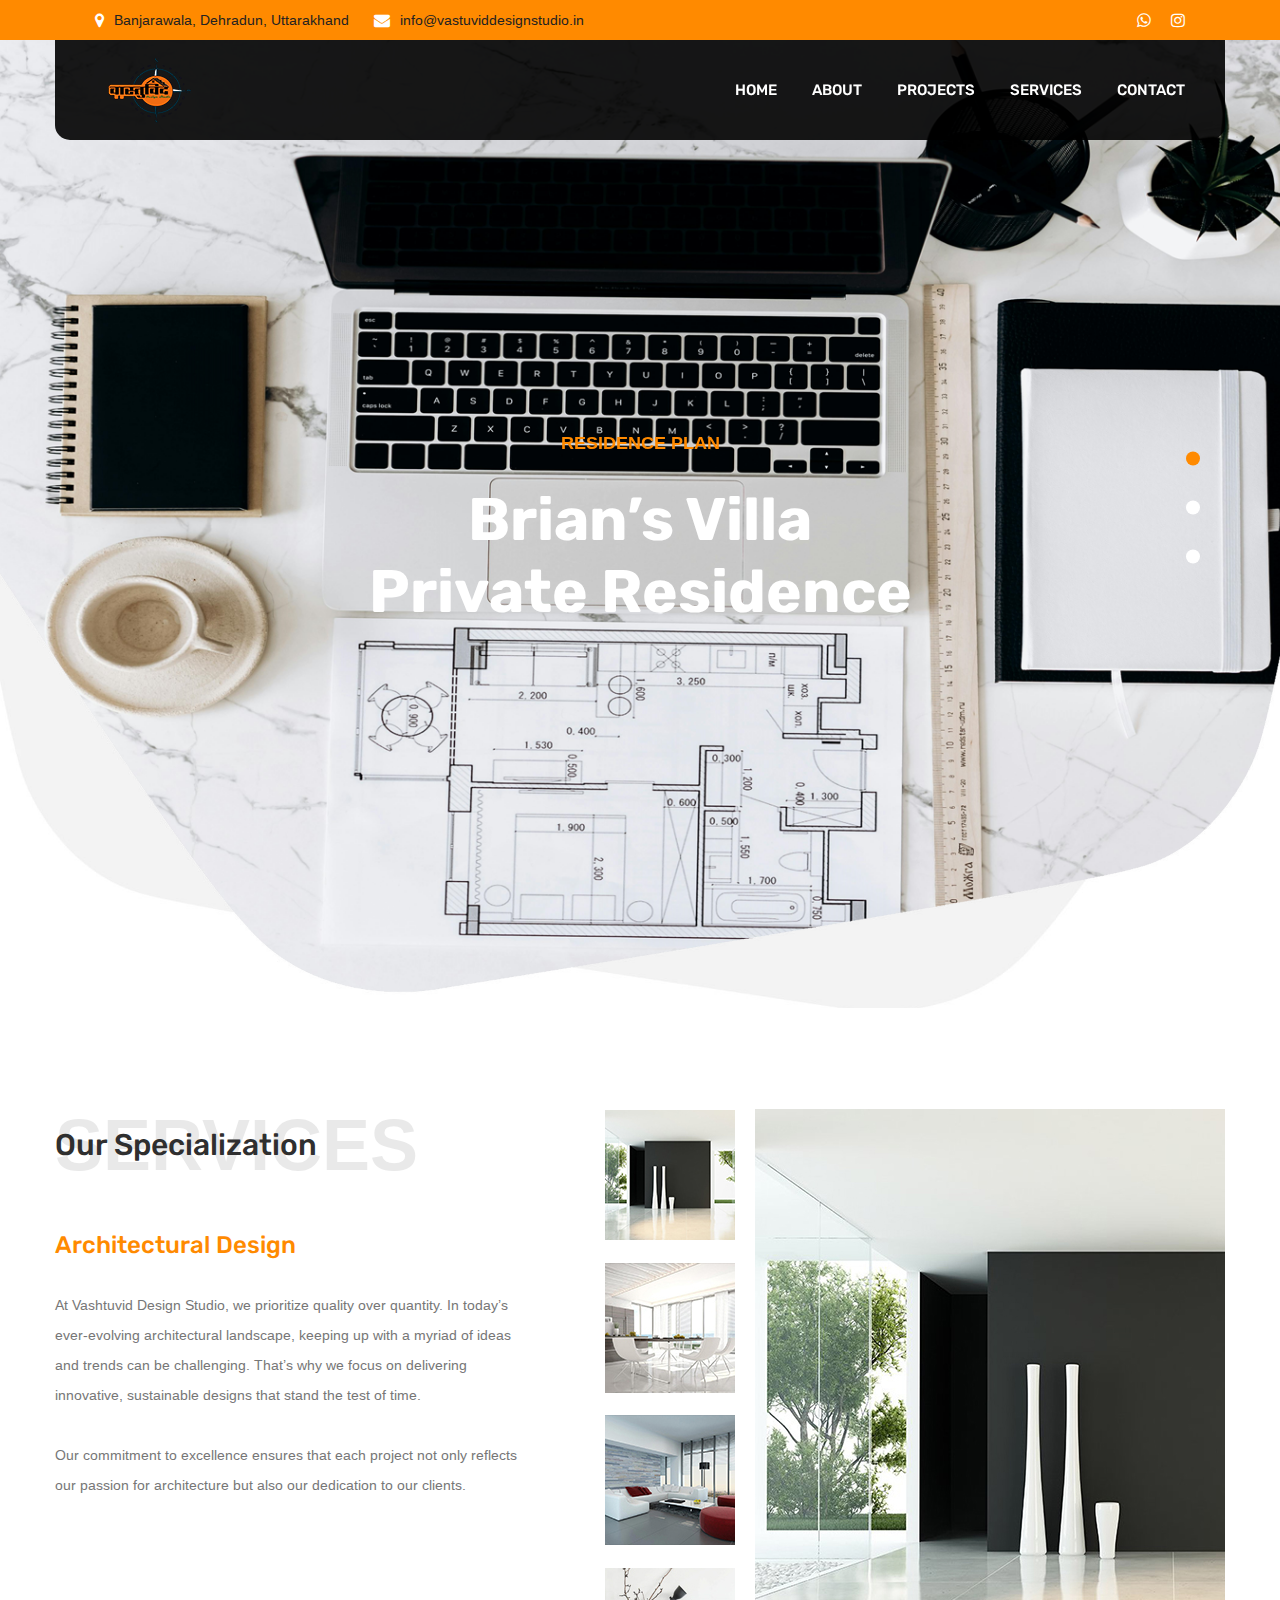
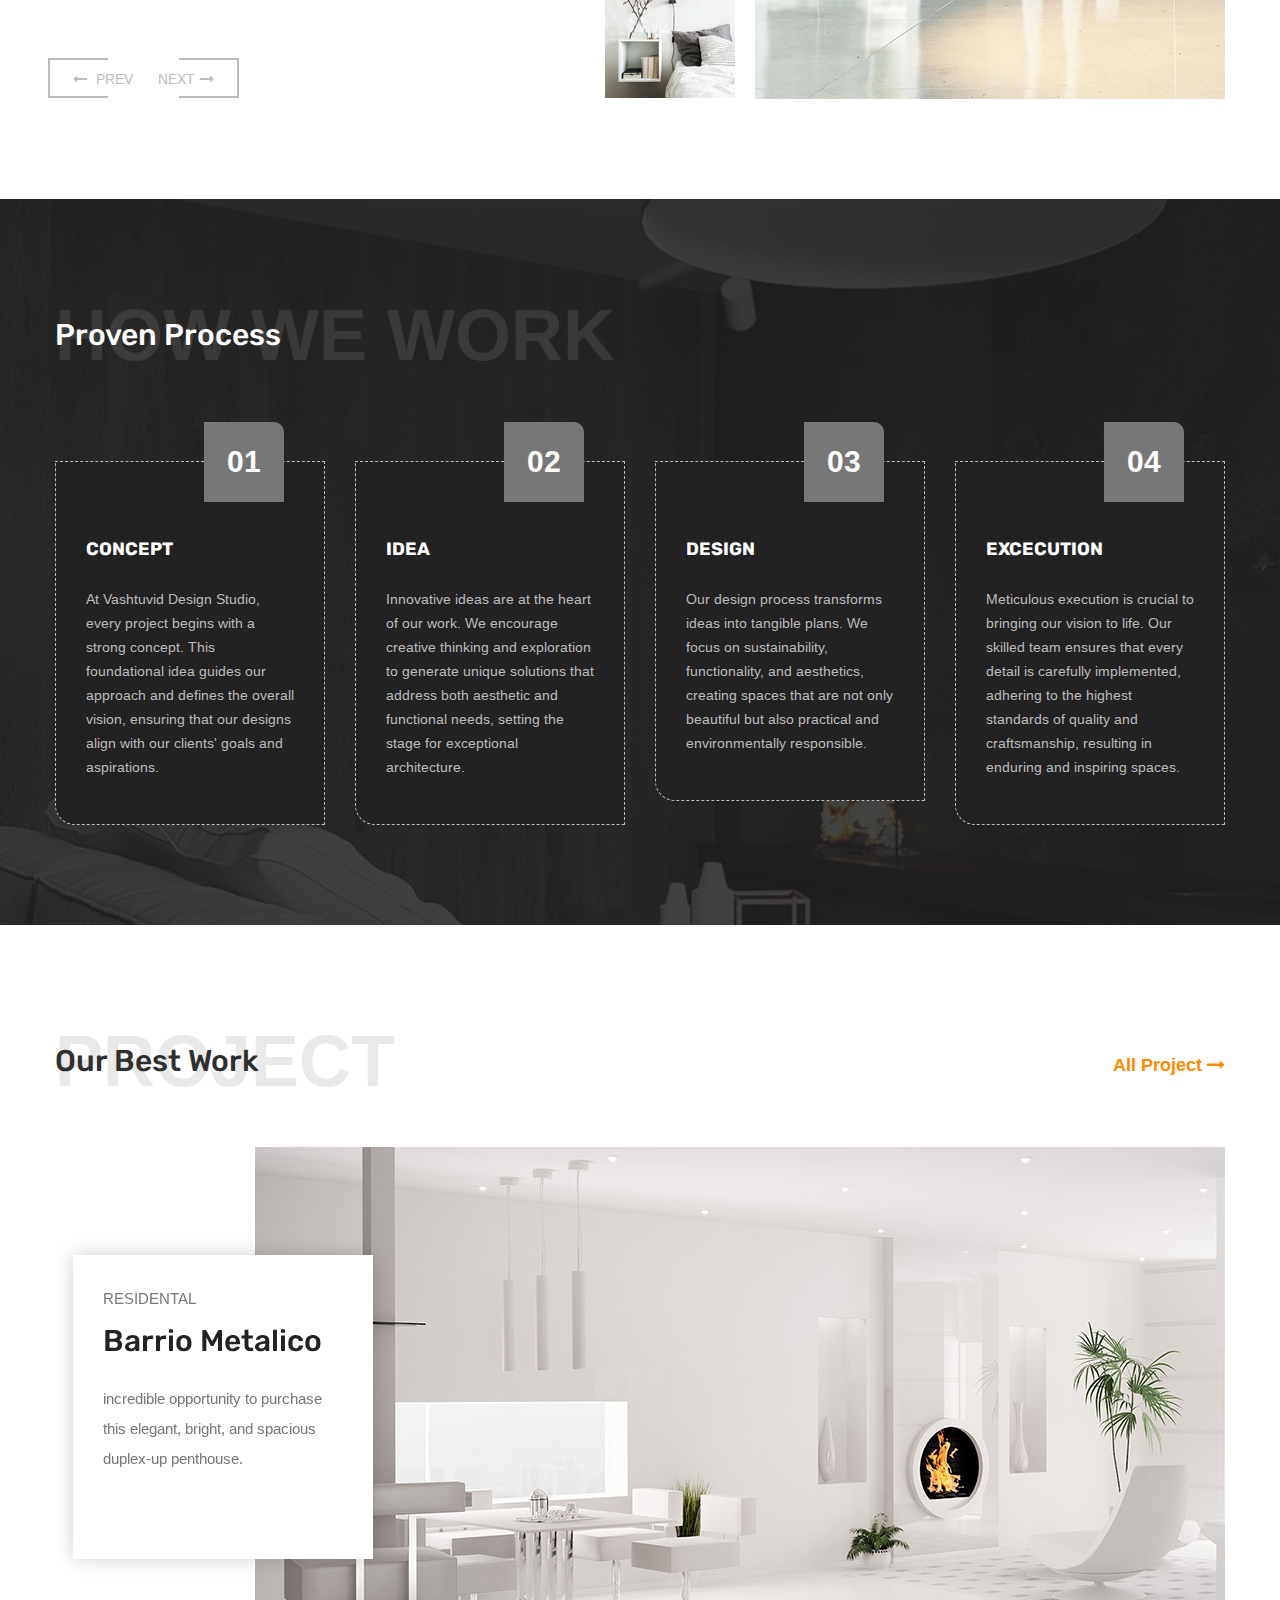
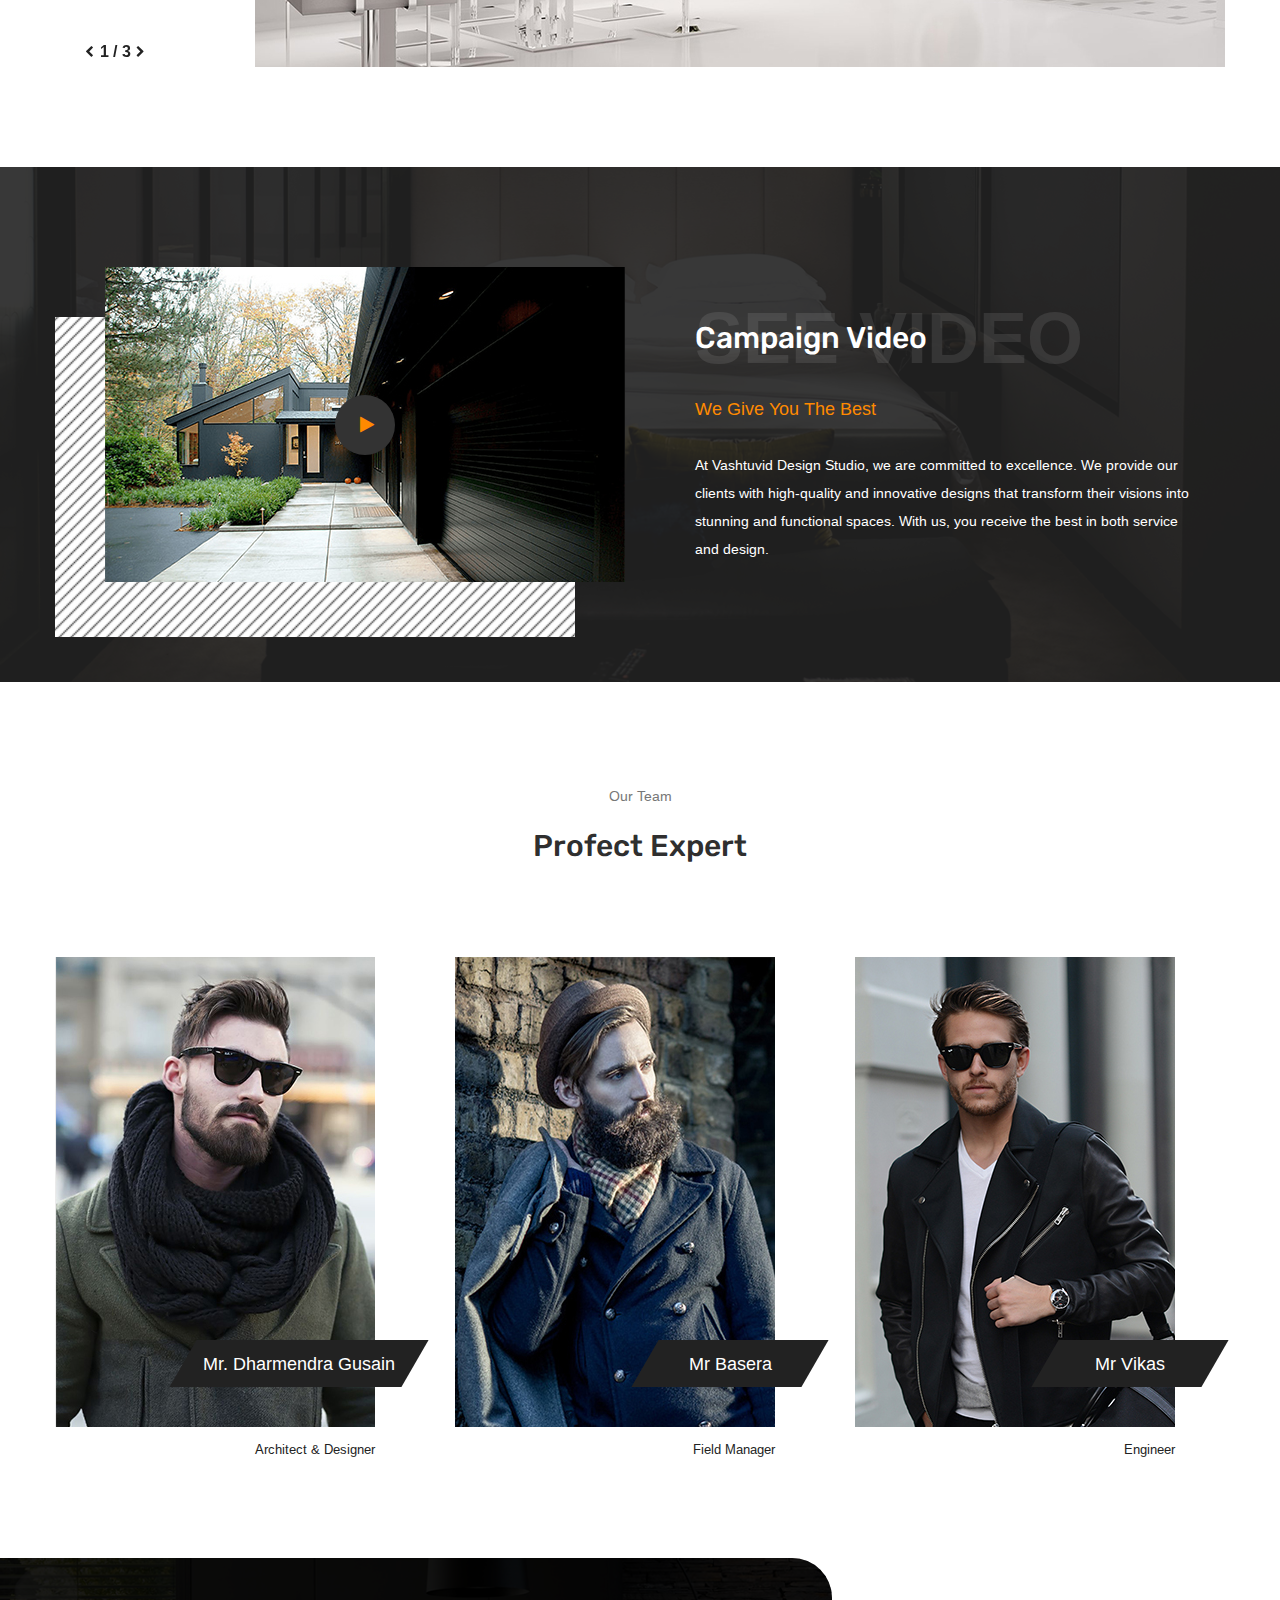
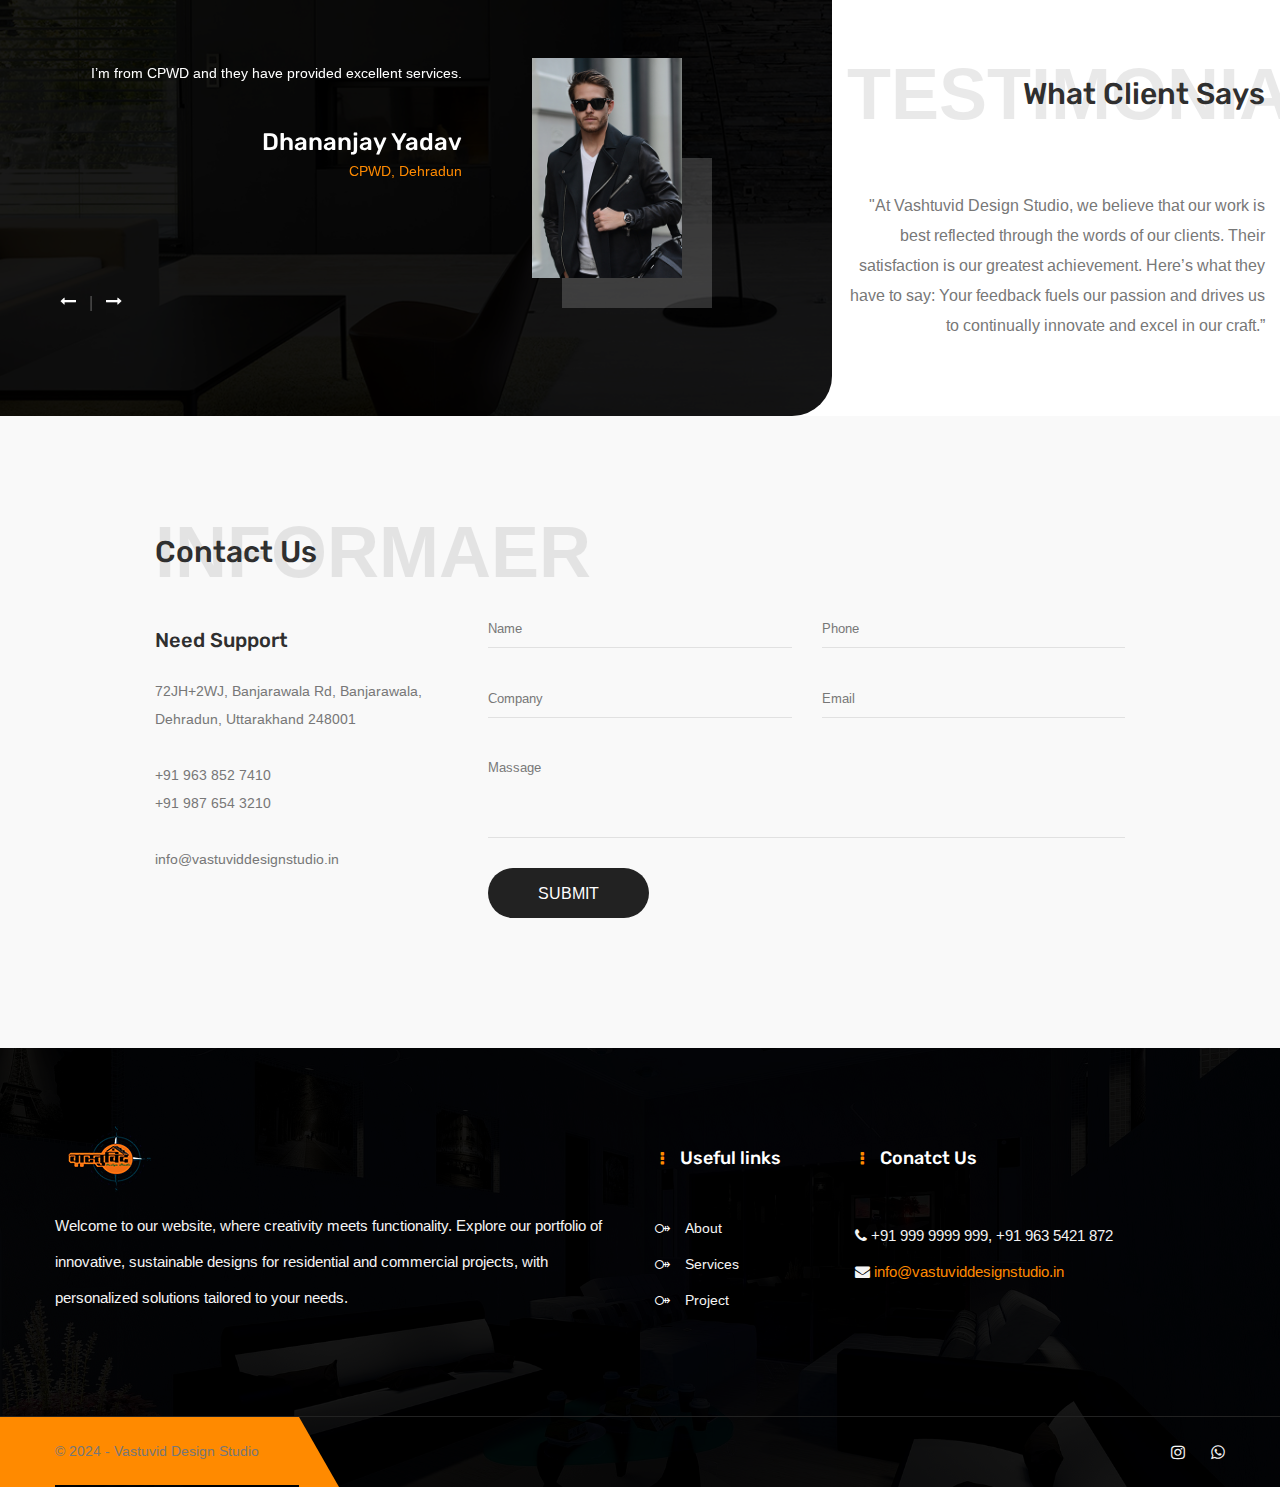
<file: index.html>
<!DOCTYPE html>
<html lang="en">
  <!-- index-226:42-->

  <head>
    <meta charset="utf-8" />
    <title>Vastuvid Design Studio Dehradun | Home</title>
    <!-- Stylesheets -->
    <link href="css/bootstrap.css" rel="stylesheet" />
    <link href="css/style.css" rel="stylesheet" />
    <link href="css/responsive.css" rel="stylesheet" />
    <!--Color Switcher Mockup-->
    <link href="css/color-switcher-design.css" rel="stylesheet" />
    <!--Color Themes-->
    <link
      id="theme-color-file"
      href="css/color-themes/default-theme.css"
      rel="stylesheet"
    />

    <link rel="shortcut icon" href="images/favicon.png" type="image/x-icon" />
    <link rel="icon" href="images/favicon.png" type="image/x-icon" />
    <!-- Responsive -->
    <meta http-equiv="X-UA-Compatible" content="IE=edge" />
    <meta
      name="viewport"
      content="width=device-width, initial-scale=1.0, maximum-scale=1.0, user-scalable=0"
    />
    <!--[if lt IE 9
      ]><script src="https://cdnjs.cloudflare.com/ajax/libs/html5shiv/3.7.3/html5shiv.js"></script
    ><![endif]-->
    <!--[if lt IE 9]><script src="js/respond.js"></script><![endif]-->
  </head>

  <body>
    <div class="page-wrapper">
      <!-- Preloader -->
      <div class="preloader"></div>
      <!-- Main Header-->
      <header class="main-header header-style-two">
        <!--Header Top-->
        <div class="header-top">
          <div class="auto-container">
            <div class="inner-container clearfix">
              <div class="top-left">
                <ul class="contact-list clearfix">
                  <li>
                    <i class="fa fa-map-marker"></i> Banjarawala, Dehradun,
                    Uttarakhand
                  </li>
                  <li>
                    <i class="fa fa-envelope"></i
                    ><a href="#">info@vastuviddesignstudio.in</a>
                  </li>
                </ul>
              </div>
              <div class="top-right">
                <ul class="social-icon-four clearfix">
                  <li>
                    <a href="#"><i class="fa fa-whatsapp"></i></a>
                  </li>
                  <li>
                    <a href="#"><i class="fa fa-instagram"></i></a>
                  </li>
                </ul>
              </div>
            </div>
          </div>
        </div>
        <!-- End Header Top -->
        <div class="header-lower">
          <div class="auto-container">
            <div class="main-box clearfix">
              <div class="logo-box">
                <div class="logo">
                  <a href="index-2.html" title=""
                    ><img src="images/logo.png" alt="" title=""
                  /></a>
                </div>
              </div>

              <div class="nav-outer clearfix">
                <!-- Main Menu -->
                <nav class="main-menu navbar-expand-md">
                  <div class="navbar-header">
                    <!-- Toggle Button -->
                    <button
                      class="navbar-toggler"
                      type="button"
                      data-toggle="collapse"
                      data-target="#navbarSupportedContent"
                      aria-controls="navbarSupportedContent"
                      aria-expanded="false"
                      aria-label="Toggle navigation"
                    >
                      <span class="icon flaticon-menu-button"></span>
                    </button>
                  </div>

                  <div
                    class="collapse navbar-collapse clearfix"
                    id="navbarSupportedContent"
                  >
                    <ul class="navigation clearfix">
                      <li><a href="index.html">Home</a></li>
                      <li><a href="about.html">About</a></li>
                      <li class="dropdown">
                        <a href="#">Projects</a>
                        <ul>
                          <li><a href="projects.html">Projects</a></li>
                          <li>
                            <a href="project-detail.html">Project Detail</a>
                          </li>
                        </ul>
                      </li>
                      <li class="dropdown has-mega-menu">
                        <a href="#">Services</a>
                        <div class="mega-menu">
                          <div class="mega-menu-bar row clearfix">
                            <div class="column col-lg-4 col-md-4 col-sm-12">
                              <h3>Commercial Design</h3>
                              <ul>
                                <li>
                                  <a href="service-detail.html"
                                    >Building Plan</a
                                  >
                                </li>
                                <li>
                                  <a href="service-detail.html"
                                    >Residential Plan</a
                                  >
                                </li>
                                <li>
                                  <a href="service-detail.html"
                                    >Commercial Permits</a
                                  >
                                </li>
                                <li>
                                  <a href="service-detail.html">Layout </a>
                                </li>
                              </ul>
                            </div>
                            <div class="column col-lg-4 col-md-4 col-sm-12">
                              <h3>Landescape Design</h3>
                              <ul>
                                <li><a href="services.html">Spanish</a></li>
                                <li>
                                  <a href="service-detail.html"
                                    >English Garden</a
                                  >
                                </li>
                                <li>
                                  <a href="service-detail.html">Tropical</a>
                                </li>
                                <li>
                                  <a href="service-detail.html">Urban Design</a>
                                </li>
                                <li>
                                  <a href="service-detail.html"
                                    >Horticultural design</a
                                  >
                                </li>
                              </ul>
                            </div>
                            <div class="column col-lg-4 col-md-4 col-sm-12">
                              <h3>House Interior</h3>
                              <ul>
                                <li>
                                  <a href="projects.html">Contemporary</a>
                                </li>
                                <li>
                                  <a href="projects.html">Indian Traditional</a>
                                </li>
                                <li><a href="projects.html">Minimalism</a></li>
                                <li>
                                  <a href="project-detail.html"
                                    >Mid-century Modern</a
                                  >
                                </li>
                                <li><a href="contact.html">Colonial</a></li>
                              </ul>
                            </div>
                          </div>
                        </div>
                      </li>
                      <li><a href="contact.html">Contact</a></li>
                    </ul>
                  </div>
                </nav>
                <!-- Main Menu End-->
              </div>
            </div>
          </div>
        </div>

        <!-- Sticky Header  -->
        <div class="sticky-header">
          <div class="auto-container clearfix">
            <!--Logo-->
            <div class="logo pull-left">
              <a href="index-2.html" title=""
                ><img src="images/logo.png" alt="" title=""
              /></a>
            </div>
            <!--Right Col-->
            <div class="pull-right">
              <!-- Main Menu -->
              <nav class="main-menu">
                <div class="navbar-collapse show collapse clearfix">
                  <ul class="navigation clearfix">
                    <li><a href=" #">Home</a></li>
                    <li><a href="about.html">About</a></li>
                    <li class="dropdown">
                      <a href="#">Projects</a>
                      <ul>
                        <li><a href="projects.html">Projects</a></li>
                        <li>
                          <a href="project-detail.html">Project Detail</a>
                        </li>
                      </ul>
                    </li>
                    <li class="dropdown has-mega-menu">
                      <a href="#">Services</a>
                      <div class="mega-menu">
                        <div class="mega-menu-bar row clearfix">
                          <div class="column col-lg-4 col-md-4 col-sm-12">
                            <h3>Commercial Design</h3>
                            <ul>
                              <li>
                                <a href="service-detail.html">Building Plan</a>
                              </li>
                              <li>
                                <a href="service-detail.html"
                                  >Residential Plan</a
                                >
                              </li>
                              <li>
                                <a href="service-detail.html"
                                  >Commercial Permits</a
                                >
                              </li>
                              <li>
                                <a href="service-detail.html">Layout </a>
                              </li>
                            </ul>
                          </div>
                          <div class="column col-lg-4 col-md-4 col-sm-12">
                            <h3>Landescape Design</h3>
                            <ul>
                              <li><a href="services.html">Spanish</a></li>
                              <li>
                                <a href="service-detail.html">English Garden</a>
                              </li>
                              <li>
                                <a href="service-detail.html">Tropical</a>
                              </li>
                              <li>
                                <a href="service-detail.html">Urban Design</a>
                              </li>
                              <li>
                                <a href="service-detail.html"
                                  >Horticultural design</a
                                >
                              </li>
                            </ul>
                          </div>
                          <div class="column col-lg-4 col-md-4 col-sm-12">
                            <h3>House Interior</h3>
                            <ul>
                              <li>
                                <a href="projects.html">Contemporary</a>
                              </li>
                              <li>
                                <a href="projects.html">Indian Traditional</a>
                              </li>
                              <li><a href="projects.html">Minimalism</a></li>
                              <li>
                                <a href="project-detail.html"
                                  >Mid-century Modern</a
                                >
                              </li>
                              <li><a href="contact.html">Colonial</a></li>
                            </ul>
                          </div>
                        </div>
                      </div>
                    </li>
                    <li><a href="contact.html">Contact</a></li>
                  </ul>
                </div>
              </nav>
              <!-- Main Menu End-->
            </div>
          </div>
        </div>
        <!-- End Sticky Menu -->
      </header>
      <!--End Main Header -->

      <!-- Bnner Section -->
      <section class="banner-section-two">
        <div class="banner-carousel owl-carousel owl-theme">
          <!-- Slide Item -->
          <div
            class="slide-item"
            style="background-image: url(images/main-slider/image-4.jpg)"
          >
            <div class="auto-container">
              <div class="content-box">
                <span class="title">Residence Plan</span>
                <h2>Brian’s Villa <br />Private Residence</h2>
              </div>
            </div>
          </div>

          <!-- Slide Item -->
          <div
            class="slide-item"
            style="background-image: url(images/main-slider/image-2.jpg)"
          >
            <div class="auto-container">
              <div class="content-box">
                <span class="title">Commercial Plan</span>
                <h2>Brian’s Villa <br />Private Residence</h2>
              </div>
            </div>
          </div>

          <!-- Slide Item -->
          <div
            class="slide-item"
            style="background-image: url(images/main-slider/image-3.jpg)"
          >
            <div class="auto-container">
              <div class="content-box">
                <span class="title">Layout Plan</span>
                <h2>Brian’s Villa <br />Private Residence</h2>
              </div>
            </div>
          </div>
        </div>
      </section>
      <!-- End Bnner Section -->

      <!-- Specialize Section -->
      <section class="specialize-section-two">
        <div class="auto-container">
          <div class="row">
            <!-- Title Column -->
            <div class="title-column col-xl-5 col-lg-12 col-md-12 col-sm-12">
              <div class="inner-column">
                <div class="sec-title">
                  <span class="float-text">Services</span>
                  <h2>Our Specialization</h2>
                </div>

                <div class="text-box">
                  <h4>Architectural Design</h4>
                  <p>
                    At Vashtuvid Design Studio, we prioritize quality over
                    quantity. In today’s ever-evolving architectural landscape,
                    keeping up with a myriad of ideas and trends can be
                    challenging. That’s why we focus on delivering innovative,
                    sustainable designs that stand the test of time.
                  </p>
                  <p>
                    Our commitment to excellence ensures that each project not
                    only reflects our passion for architecture but also our
                    dedication to our clients.
                  </p>
                </div>
              </div>
            </div>

            <!-- Carousel Column -->
            <div class="carousel-column col-xl-7 col-lg-12 col-md-12 col-sm-12">
              <div class="inner-column">
                <div class="carousel-outer">
                  <ul class="image-carousel owl-carousel owl-theme">
                    <li>
                      <a
                        href="images/resource/special-4.jpg"
                        class="lightbox-image"
                        title="Image Caption Here"
                        ><img src="images/resource/special-4.jpg" alt=""
                      /></a>
                    </li>

                    <li>
                      <a
                        href="images/resource/special-2.jpg"
                        class="lightbox-image"
                        title="Image Caption Here"
                        ><img src="images/resource/special-2.jpg" alt=""
                      /></a>
                    </li>

                    <li>
                      <a
                        href="images/resource/special-3.jpg"
                        class="lightbox-image"
                        title="Image Caption Here"
                        ><img src="images/resource/special-3.jpg" alt=""
                      /></a>
                    </li>

                    <li>
                      <a
                        href="images/resource/special-1.jpg"
                        class="lightbox-image"
                        title="Image Caption Here"
                        ><img src="images/resource/special-1.jpg" alt=""
                      /></a>
                    </li>

                    <li>
                      <a
                        href="images/resource/special-4.jpg"
                        class="lightbox-image"
                        title="Image Caption Here"
                        ><img src="images/resource/special-4.jpg" alt=""
                      /></a>
                    </li>

                    <li>
                      <a
                        href="images/resource/special-2.jpg"
                        class="lightbox-image"
                        title="Image Caption Here"
                        ><img src="images/resource/special-2.jpg" alt=""
                      /></a>
                    </li>

                    <li>
                      <a
                        href="images/resource/special-3.jpg"
                        class="lightbox-image"
                        title="Image Caption Here"
                        ><img src="images/resource/special-3.jpg" alt=""
                      /></a>
                    </li>

                    <li>
                      <a
                        href="images/resource/special-1.jpg"
                        class="lightbox-image"
                        title="Image Caption Here"
                        ><img src="images/resource/special-1.jpg" alt=""
                      /></a>
                    </li>
                  </ul>

                  <ul class="thumbs-carousel owl-carousel owl-theme">
                    <li class="thumb-box">
                      <figure>
                        <img src="images/resource/special-thumb-3.jpg" alt="" />
                      </figure>
                      <div class="overlay">
                        <span class="icon fa fa-arrows-alt"></span>
                      </div>
                    </li>
                    <li class="thumb-box">
                      <figure>
                        <img src="images/resource/special-thumb-1.jpg" alt="" />
                      </figure>
                      <div class="overlay">
                        <span class="icon fa fa-arrows-alt"></span>
                      </div>
                    </li>
                    <li class="thumb-box">
                      <figure>
                        <img src="images/resource/special-thumb-2.jpg" alt="" />
                      </figure>
                      <div class="overlay">
                        <span class="icon fa fa-arrows-alt"></span>
                      </div>
                    </li>
                    <li class="thumb-box">
                      <figure>
                        <img src="images/resource/special-thumb-4.jpg" alt="" />
                      </figure>
                      <div class="overlay">
                        <span class="icon fa fa-search"></span>
                      </div>
                    </li>
                    <li class="thumb-box">
                      <figure>
                        <img src="images/resource/special-thumb-3.jpg" alt="" />
                      </figure>
                      <div class="overlay">
                        <span class="icon fa fa-arrows-alt"></span>
                      </div>
                    </li>
                    <li class="thumb-box">
                      <figure>
                        <img src="images/resource/special-thumb-1.jpg" alt="" />
                      </figure>
                      <div class="overlay">
                        <span class="icon fa fa-arrows-alt"></span>
                      </div>
                    </li>
                    <li class="thumb-box">
                      <figure>
                        <img src="images/resource/special-thumb-2.jpg" alt="" />
                      </figure>
                      <div class="overlay">
                        <span class="icon fa fa-arrows-alt"></span>
                      </div>
                    </li>
                    <li class="thumb-box">
                      <figure>
                        <img src="images/resource/special-thumb-4.jpg" alt="" />
                      </figure>
                      <div class="overlay">
                        <span class="icon fa fa-arrows-alt"></span>
                      </div>
                    </li>
                  </ul>
                </div>
              </div>
            </div>
          </div>
        </div>
      </section>
      <!-- End Specialize Section -->
      <!-- Process Section -->
      <section
        class="process-section"
        style="background-image: url(images/background/8.jpg)"
      >
        <div class="auto-container">
          <div class="sec-title light">
            <span class="float-text">HOW WE WORK</span>
            <h2>Proven Process</h2>
          </div>
          <div class="row">
            <!-- Process Block -->
            <div class="process-block col-lg-3 col-md-6 col-sm-12">
              <div class="inner-box">
                <span class="count">01</span>
                <h4><a href="service-detail.html">Concept</a></h4>
                <div class="text">
                  At Vashtuvid Design Studio, every project begins with a strong
                  concept. This foundational idea guides our approach and
                  defines the overall vision, ensuring that our designs align
                  with our clients' goals and aspirations.
                </div>
              </div>
            </div>

            <!-- Process Block -->
            <div class="process-block col-lg-3 col-md-6 col-sm-12">
              <div class="inner-box">
                <span class="count">02</span>
                <h4><a href="service-detail.html">Idea</a></h4>
                <div class="text">
                  Innovative ideas are at the heart of our work. We encourage
                  creative thinking and exploration to generate unique solutions
                  that address both aesthetic and functional needs, setting the
                  stage for exceptional architecture.
                </div>
              </div>
            </div>

            <!-- Process Block -->
            <div class="process-block col-lg-3 col-md-6 col-sm-12">
              <div class="inner-box">
                <span class="count">03</span>
                <h4><a href="service-detail.html">Design</a></h4>
                <div class="text">
                  Our design process transforms ideas into tangible plans. We
                  focus on sustainability, functionality, and aesthetics,
                  creating spaces that are not only beautiful but also practical
                  and environmentally responsible.
                </div>
              </div>
            </div>

            <!-- Process Block -->
            <div class="process-block col-lg-3 col-md-6 col-sm-12">
              <div class="inner-box">
                <span class="count">04</span>
                <h4><a href="service-detail.html">excecution</a></h4>
                <div class="text">
                  Meticulous execution is crucial to bringing our vision to
                  life. Our skilled team ensures that every detail is carefully
                  implemented, adhering to the highest standards of quality and
                  craftsmanship, resulting in enduring and inspiring spaces.
                </div>
              </div>
            </div>
          </div>
        </div>
      </section>
      <!--End Process Section -->

      <!-- Projects Section Two -->
      <section class="projects-section-two">
        <div class="auto-container">
          <div class="upper-box clearfix">
            <div class="sec-title">
              <span class="float-text">Project</span>
              <h2>Our Best Work</h2>
            </div>
            <div class="link-box">
              <a href="projects.html"
                >All Project <i class="fa fa-long-arrow-right"></i
              ></a>
            </div>
          </div>
          <div class="projects-carousel-two owl-carousel owl-theme">
            <!-- Project Block -->
            <div class="project-block-two">
              <div class="image-box">
                <figure class="image">
                  <img src="images/resource/project-1.jpg" alt="" />
                </figure>
              </div>
              <div class="info-box">
                <div class="inner-box">
                  <span class="title">RESIDENTAL</span>
                  <h3>Barrio Metalico</h3>
                  <div class="text">
                    incredible opportunity to purchase this elegant, bright, and
                    spacious duplex-up penthouse.
                  </div>
                </div>
              </div>
            </div>

            <!-- Project Block -->
            <div class="project-block-two">
              <div class="image-box">
                <figure class="image">
                  <img src="images/resource/project-2.jpg" alt="" />
                </figure>
              </div>
              <div class="info-box">
                <div class="inner-box">
                  <span class="title">RESIDENTAL</span>
                  <h3>Barrio Metalico</h3>
                  <div class="text">
                    incredible opportunity to purchase this elegant, bright, and
                    spacious duplex-up penthouse.
                  </div>
                </div>
              </div>
            </div>

            <!-- Project Block -->
            <div class="project-block-two">
              <div class="image-box">
                <figure class="image">
                  <img src="images/resource/project-1.jpg" alt="" />
                </figure>
              </div>
              <div class="info-box">
                <div class="inner-box">
                  <span class="title">RESIDENTAL</span>
                  <h3>Barrio Metalico</h3>
                  <div class="text">
                    incredible opportunity to purchase this elegant, bright, and
                    spacious duplex-up penthouse.
                  </div>
                </div>
              </div>
            </div>
          </div>
        </div>
      </section>
      <!--End Projects Section Two -->
      <!-- Video Section -->
      <section class="video-section">
        <div
          class="outer-box"
          style="background-image: url(images/background/9.jpg)"
        >
          <div class="auto-container">
            <div class="row">
              <div class="content-column col-lg-6 col-md-12 col-sm-12">
                <div class="inner-column">
                  <div class="sec-title light">
                    <span class="float-text">See Video</span>
                    <h2>Campaign Video</h2>
                  </div>
                  <span class="title">We Give You The Best</span>
                  <div class="text">
                    At Vashtuvid Design Studio, we are committed to excellence.
                    We provide our clients with high-quality and innovative
                    designs that transform their visions into stunning and
                    functional spaces. With us, you receive the best in both
                    service and design.
                  </div>
                </div>
              </div>

              <!-- Video Column -->
              <div class="video-column col-lg-6 col-md-12 col-sm-12">
                <div class="inner-column">
                  <div class="video-box">
                    <figure class="image">
                      <img src="images/resource/video-img.jpg" alt="" />
                      <a
                        href="https://www.youtube.com/watch?v=Fvae8nxzVz4"
                        class="link"
                        data-fancybox="gallery"
                        data-caption=""
                        ><span class="icon fa fa-play"></span
                      ></a>
                    </figure>
                  </div>
                </div>
              </div>
            </div>
          </div>
        </div>
      </section>
      <!--End Video Section -->
      <!-- Team Section -->
      <section class="team-section">
        <div class="auto-container">
          <div class="sec-title text-center">
            <span class="title">Our Team</span>
            <h2>Profect Expert</h2>
          </div>

          <div class="row clearfix">
            <!-- Team Block -->
            <div class="team-block col-lg-4 col-md-6 col-sm-12">
              <div class="inner-box">
                <div class="image-box">
                  <div class="image">
                    <a><img src="images/resource/team-1.jpg" alt="" /></a>
                  </div>
                  <ul class="social-links">
                    <li>
                      <a href="#"><i class="fa fa-facebook"></i></a>
                    </li>
                    <li>
                      <a href="#"><i class="fa fa-instagram"></i></a>
                    </li>
                    <li>
                      <a href="#"><i class="fa fa-whatsapp"></i></a>
                    </li>
                  </ul>
                  <h3 class="name">
                    <a>Mr. Dharmendra Gusain</a>
                  </h3>
                </div>
                <span class="designation">Architect &amp; Designer</span>
              </div>
            </div>

            <!-- Team Block -->
            <div class="team-block col-lg-4 col-md-6 col-sm-12">
              <div class="inner-box">
                <div class="image-box">
                  <div class="image">
                    <a><img src="images/resource/team-2.jpg" alt="" /></a>
                  </div>
                  <ul class="social-links">
                    <li>
                      <a href="#"><i class="fa fa-facebook"></i></a>
                    </li>
                    <li>
                      <a href="#"><i class="fa fa-instagram"></i></a>
                    </li>
                    <li>
                      <a href="#"><i class="fa fa-whatsapp"></i></a>
                    </li>
                  </ul>
                  <h3 class="name"><a>Mr Basera</a></h3>
                </div>
                <span class="designation">Field Manager</span>
              </div>
            </div>

            <!-- Team Block -->
            <div class="team-block col-lg-4 col-md-6 col-sm-12">
              <div class="inner-box">
                <div class="image-box">
                  <div class="image">
                    <a><img src="images/resource/team-3.jpg" alt="" /></a>
                  </div>
                  <ul class="social-links">
                    <li>
                      <a href="#"><i class="fa fa-facebook"></i></a>
                    </li>
                    <li>
                      <a href="#"><i class="fa fa-instagram"></i></a>
                    </li>
                    <li>
                      <a href="#"><i class="fa fa-whatsapp"></i></a>
                    </li>
                  </ul>
                  <h3 class="name"><a>Mr Vikas</a></h3>
                </div>
                <span class="designation">Engineer</span>
              </div>
            </div>
          </div>
        </div>
      </section>
      <!--End Team Section -->

      <!-- Testimonial Section -->
      <section class="testimonial-section">
        <div class="outer-container clearfix">
          <!-- Title Column -->
          <div class="title-column clearfix">
            <div class="inner-column">
              <div class="sec-title">
                <span class="float-text">testimonial</span>
                <h2>What Client Says</h2>
              </div>
              <div class="text">
                "At Vashtuvid Design Studio, we believe that our work is best
                reflected through the words of our clients. Their satisfaction
                is our greatest achievement. Here’s what they have to say: Your
                feedback fuels our passion and drives us to continually innovate
                and excel in our craft.”
              </div>
            </div>
          </div>

          <!-- Testimonial Column -->
          <div
            class="testimonial-column clearfix"
            style="background-image: url(images/background/4.jpg)"
          >
            <div class="inner-column">
              <div class="testimonial-carousel owl-carousel owl-theme">
                <!-- Testimonial Block -->
                <div class="testimonial-block">
                  <div class="inner-box">
                    <div class="image-box">
                      <img src="images/resource/thumb-04.jpg" alt="" />
                    </div>
                    <div class="text">
                      I’m from CPWD and they have provided excellent services.
                    </div>
                    <div class="info-box">
                      <h4 class="name">Dhananjay Yadav</h4>
                      <span class="designation">CPWD, Dehradun</span>
                    </div>
                  </div>
                </div>

                <div class="testimonial-block">
                  <div class="inner-box">
                    <div class="image-box">
                      <img src="images/resource/thumb-04.jpg" alt="" />
                    </div>
                    <div class="text">
                      Sir Mr. Dharmendra Singh Gusain is from Vastuvid Design
                      and Studio, located near the Haridwar bypass highway in
                      Banjarawala (Dehradun). He is a well-experienced civil
                      engineer in design, architecture, planning, survey, and
                      teaches AutoCAD (2D, 3D) design.
                    </div>
                    <div class="info-box">
                      <h4 class="name">Saurabh Gusain</h4>
                    </div>
                  </div>
                </div>

                <!-- Testimonial Block -->
                <div class="testimonial-block">
                  <div class="inner-box">
                    <div class="image-box">
                      <img src="images/resource/thumb-1.jpg" alt="" />
                    </div>
                    <div class="text">
                      A very good architect office with hardworking staff. They
                      will provide you high-end designs with the best quality.
                      All in all, you can design your dream home with them.
                    </div>
                    <div class="info-box">
                      <h4 class="name">Neha Chandra</h4>
                    </div>
                  </div>
                </div>

                <!-- Testimonial Block -->
                <div class="testimonial-block">
                  <div class="inner-box">
                    <div class="image-box">
                      <img src="images/resource/thumb-04.jpg" alt="" />
                    </div>
                    <div class="text">
                      Hi Mr. Dharmendra... It’s always a good idea to include
                      different roles in the process. This helps you get various
                      perspectives on your design and makes the final product as
                      unique, natural, and intuitive as possible. Thank you!
                    </div>
                    <div class="info-box">
                      <h4 class="name">Sandeep Rawat</h4>
                    </div>
                  </div>
                </div>

                <div class="testimonial-block">
                  <div class="inner-box">
                    <div class="image-box">
                      <img src="images/resource/thumb-04.jpg" alt="" />
                    </div>
                    <div class="text">
                      Creative people! Loved their work a lot. Give them any
                      place, and they will change it so beautifully that you
                      will love to go there time and again.
                    </div>
                    <div class="info-box">
                      <h4 class="name">Manish Pokhriyal</h4>
                    </div>
                  </div>
                </div>

                <div class="testimonial-block">
                  <div class="inner-box">
                    <div class="image-box">
                      <img src="images/resource/thumb-04.jpg" alt="" />
                    </div>
                    <div class="text">
                      Mr. Dharmendra Gusain is the best person who knows the
                      exact requirements of clients and provides the best design
                      as per those requirements.
                    </div>
                    <div class="info-box">
                      <h4 class="name">Prashant Pokhriyal</h4>
                    </div>
                  </div>
                </div>
              </div>
            </div>
          </div>
        </div>
      </section>

      <!--End Testimonial Section -->

      <!-- Contact Section -->
      <section class="contact-section">
        <div class="inner-container">
          <div class="sec-title">
            <span class="float-text">informaer</span>
            <h2>Contact Us</h2>
          </div>

          <div class="row">
            <!-- Info Column -->
            <div class="info-column col-lg-4 col-md-12 col-sm-12">
              <div class="inner-column">
                <h4>Need Support</h4>
                <ul class="contact-info">
                  <li>
                    72JH+2WJ, Banjarawala Rd, Banjarawala,<br />
                    Dehradun, Uttarakhand 248001
                  </li>
                  <li>+91 963 852 7410 <br />+91 987 654 3210</li>
                  <li><a href="#">info@vastuviddesignstudio.in</a></li>
                </ul>
              </div>
            </div>

            <!-- Form Column -->
            <div class="form-column col-lg-8 col-md-12 col-sm-12">
              <div class="inner-column">
                <!-- Contact Form -->
                <div class="contact-form">
                  <form method="post" action="#">
                    <div class="row">
                      <div class="form-group col-lg-6 col-md-12">
                        <input
                          type="text"
                          name="username"
                          placeholder="Name"
                          required
                        />
                      </div>

                      <div class="form-group col-lg-6 col-md-12">
                        <input
                          type="text"
                          name="phone"
                          placeholder="Phone"
                          required
                        />
                      </div>

                      <div class="form-group col-lg-6 col-md-12">
                        <input
                          type="text"
                          name="company"
                          placeholder="Company"
                          required
                        />
                      </div>

                      <div class="form-group col-lg-6 col-md-12">
                        <input
                          type="email"
                          name="email"
                          placeholder="Email"
                          required
                        />
                      </div>

                      <div class="form-group col-lg-12 col-md-12">
                        <textarea
                          name="message"
                          placeholder="Massage"
                        ></textarea>
                      </div>

                      <div class="form-group col-lg-12 col-md-12">
                        <button
                          class="theme-btn btn-style-three"
                          type="submit"
                          name="submit-form"
                        >
                          Submit
                        </button>
                      </div>
                    </div>
                  </form>
                </div>
              </div>
            </div>
          </div>
        </div>
      </section>
      <!--End Contact Section -->
      <!-- Main Footer -->
      <footer
        class="main-footer alternate"
        style="background-image: url(images/background/5.jpg)"
      >
        <div class="auto-container">
          <!--Widgets Section-->
          <div class="widgets-section">
            <div class="row">
              <!--Big Column-->
              <div class="big-column col-xl-12 col-lg-12 col-md-12 col-sm-12">
                <div class="row">
                  <!--Footer Column-->
                  <div
                    class="footer-column col-xl-6 col-lg-4 col-md-4 col-sm-12"
                  >
                    <div class="footer-widget about-widget">
                      <div class="footer-logo">
                        <figure>
                          <a href="index-2.html"
                            ><img src="images/logo.png" alt=""
                          /></a>
                        </figure>
                      </div>
                      <div class="widget-content">
                        <div class="text">
                          Welcome to our website, where creativity meets
                          functionality. Explore our portfolio of innovative,
                          sustainable designs for residential and commercial
                          projects, with personalized solutions tailored to your
                          needs.
                        </div>
                      </div>
                    </div>
                  </div>

                  <!--Footer Column-->
                  <div
                    class="footer-column col-xl-2 col-lg-2 col-md-2 col-sm-12"
                  >
                    <div class="footer-widget links-widget">
                      <h2 class="widget-title">Useful links</h2>
                      <div class="widget-content">
                        <ul class="list">
                          <li><a href="about.html">About</a></li>
                          <li><a href="services.html">Services</a></li>
                          <li><a href="projects.html">Project</a></li>
                        </ul>
                      </div>
                    </div>
                  </div>
                  <!--Footer Column-->
                  <div
                    class="footer-column col-xl-4 col-lg-4 col-md-4 col-sm-12"
                  >
                    <div class="footer-widget about-widget">
                      <h2 class="widget-title">Conatct Us</h2>
                      <div class="widget-content">
                        <ul class="list text">
                          <li>
                            <i class="fa fa-phone"></i> +91 999 9999 999, +91
                            963 5421 872
                          </li>
                          <li>
                            <i class="fa fa-envelope"></i>
                            <a href="mailto:info@vastuviddesignstudio.in"
                              >info@vastuviddesignstudio.in</a
                            >
                          </li>
                        </ul>
                      </div>
                    </div>
                  </div>
                </div>
              </div>
            </div>
          </div>
        </div>

        <!--Footer Bottom-->
        <div class="footer-bottom">
          <div class="auto-container">
            <div class="inner-container clearfix">
              <div class="social-links">
                <ul class="social-icon-two">
                  <li>
                    <a href="#"><i class="fa fa-instagram"></i></a>
                  </li>
                  <li>
                    <a href="#"><i class="fa fa-whatsapp"></i></a>
                  </li>
                </ul>
              </div>

              <div class="copyright-text">© 2024 - Vastuvid Design Studio</div>
            </div>
          </div>
        </div>
      </footer>
      <!-- End Main Footer -->
    </div>
    <!--whatsapp integratoin-->
    <script
      async
      src="https://d2mpatx37cqexb.cloudfront.net/delightchat-whatsapp-widget/embeds/embed.min.js"
    ></script>
    <script>
      var wa_btnSetting = {
        btnColor: "#16BE45",
        ctaText: "WhatsApp Us",
        cornerRadius: 40,
        marginBottom: 20,
        marginLeft: 20,
        marginRight: 20,
        btnPosition: "right",
        whatsAppNumber: "919639543027",
        welcomeMessage:
          "Welcome! We're glad you're here. Feel free to ask any questions or share what’s on your mind. Let’s start a conversation and explore how we can help you today!",
        zIndex: 999999,
        btnColorScheme: "light",
      };
      window.onload = () => {
        _waEmbed(wa_btnSetting);
      };
    </script>

    <!--Scroll to top-->
    <div class="scroll-to-top scroll-to-target" data-target="html">
      <span class="fa fa-arrow-circle-o-up"></span>
    </div>
    <script src="js/jquery.js"></script>
    <script src="js/popper.min.js"></script>
    <script src="js/bootstrap.min.js"></script>
    <script src="js/jquery.fancybox.js"></script>
    <script src="js/owl.js"></script>
    <script src="js/jquery.mCustomScrollbar.concat.min.js"></script>
    <script src="js/wow.js"></script>
    <script src="js/appear.js"></script>
    <script src="js/mixitup.js"></script>
    <script src="js/script.js"></script>
    <!-- Color Setting -->
    <script src="js/color-settings.js"></script>
  </body>

  <!-- index-226:55-->
</html>
</file>
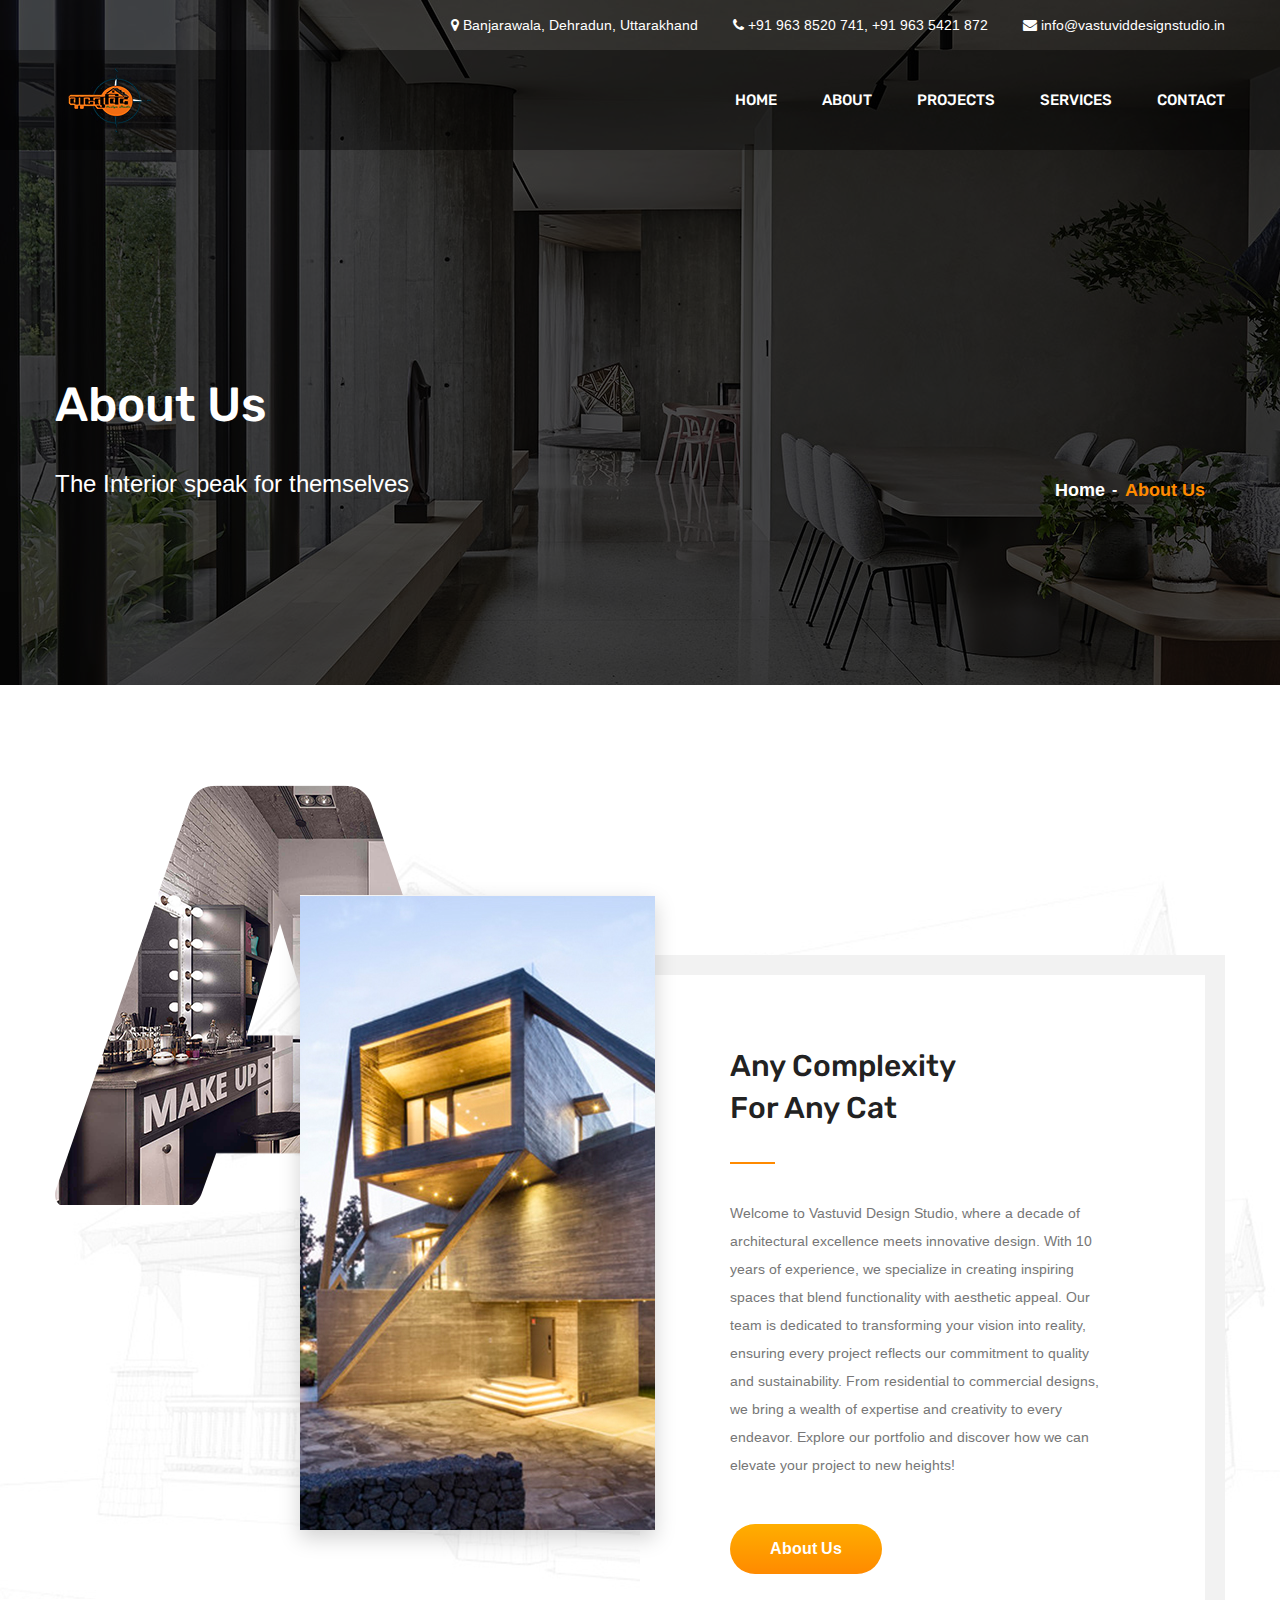
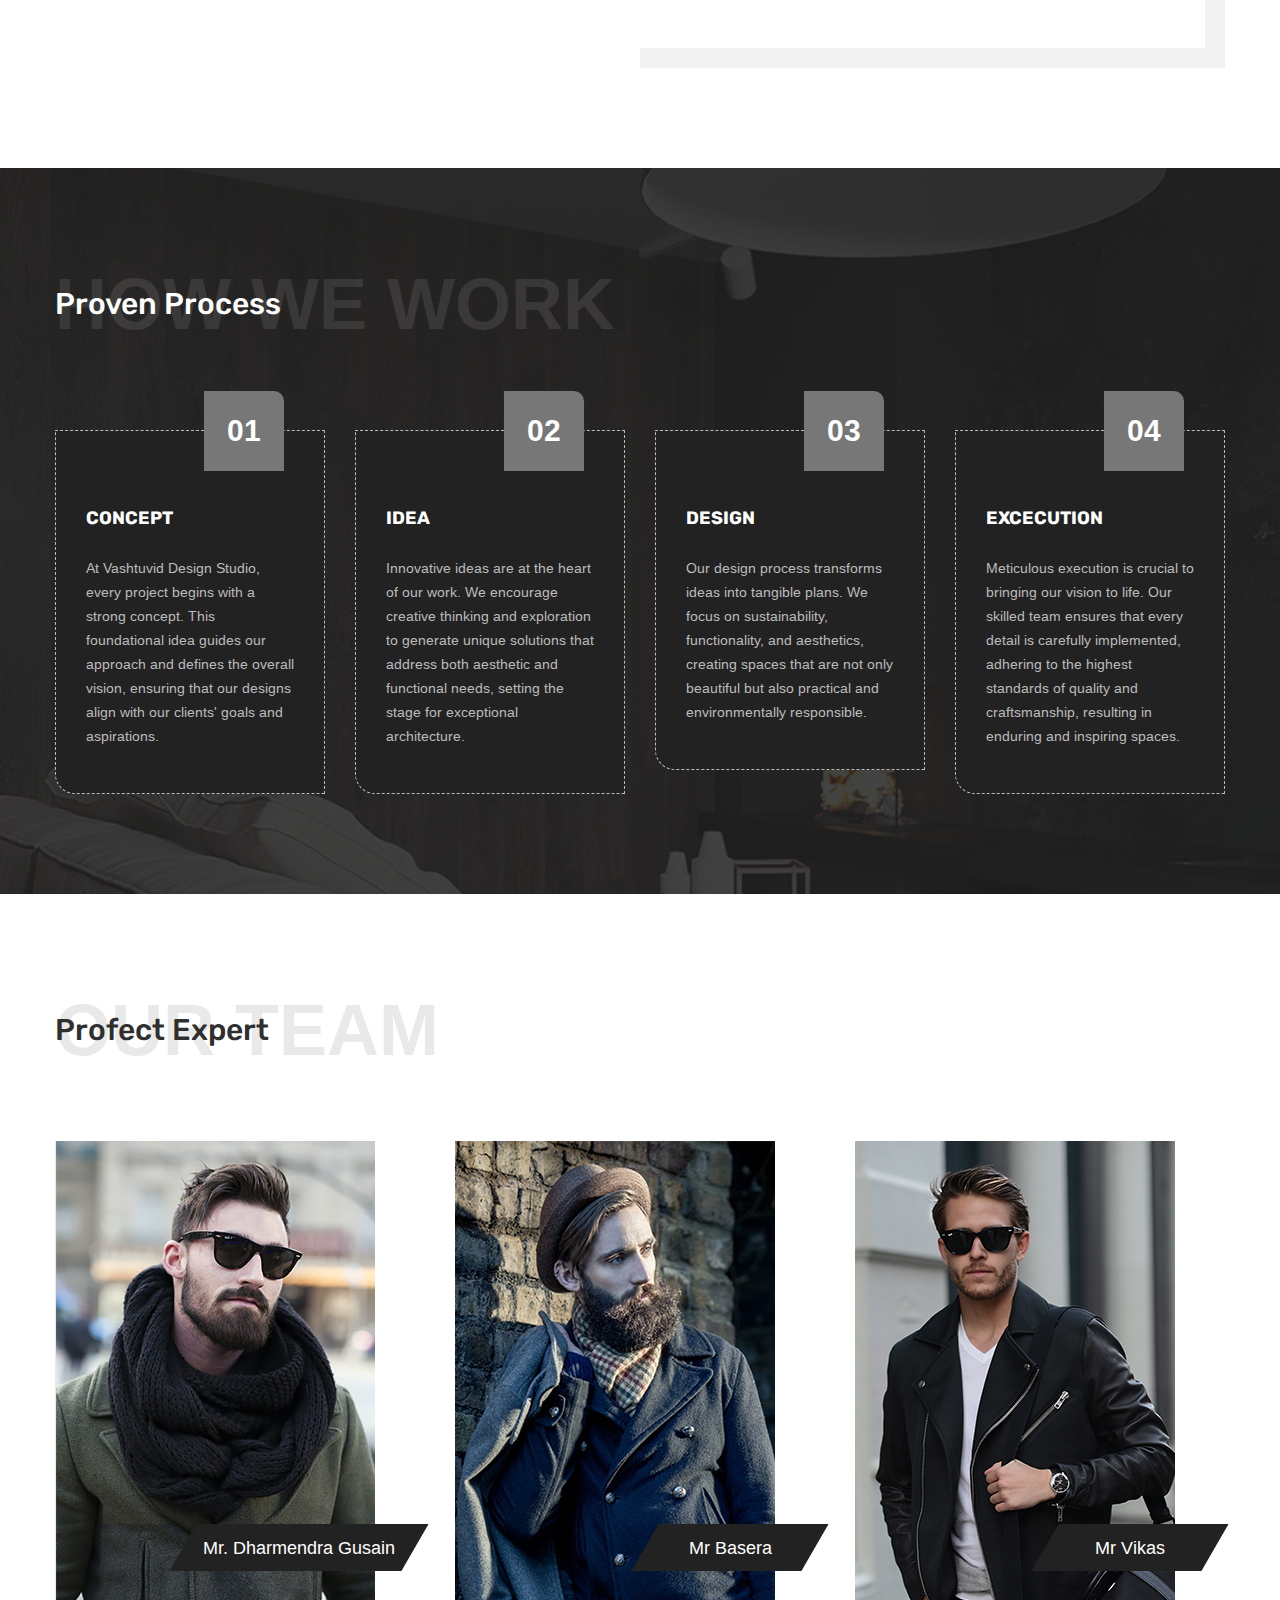
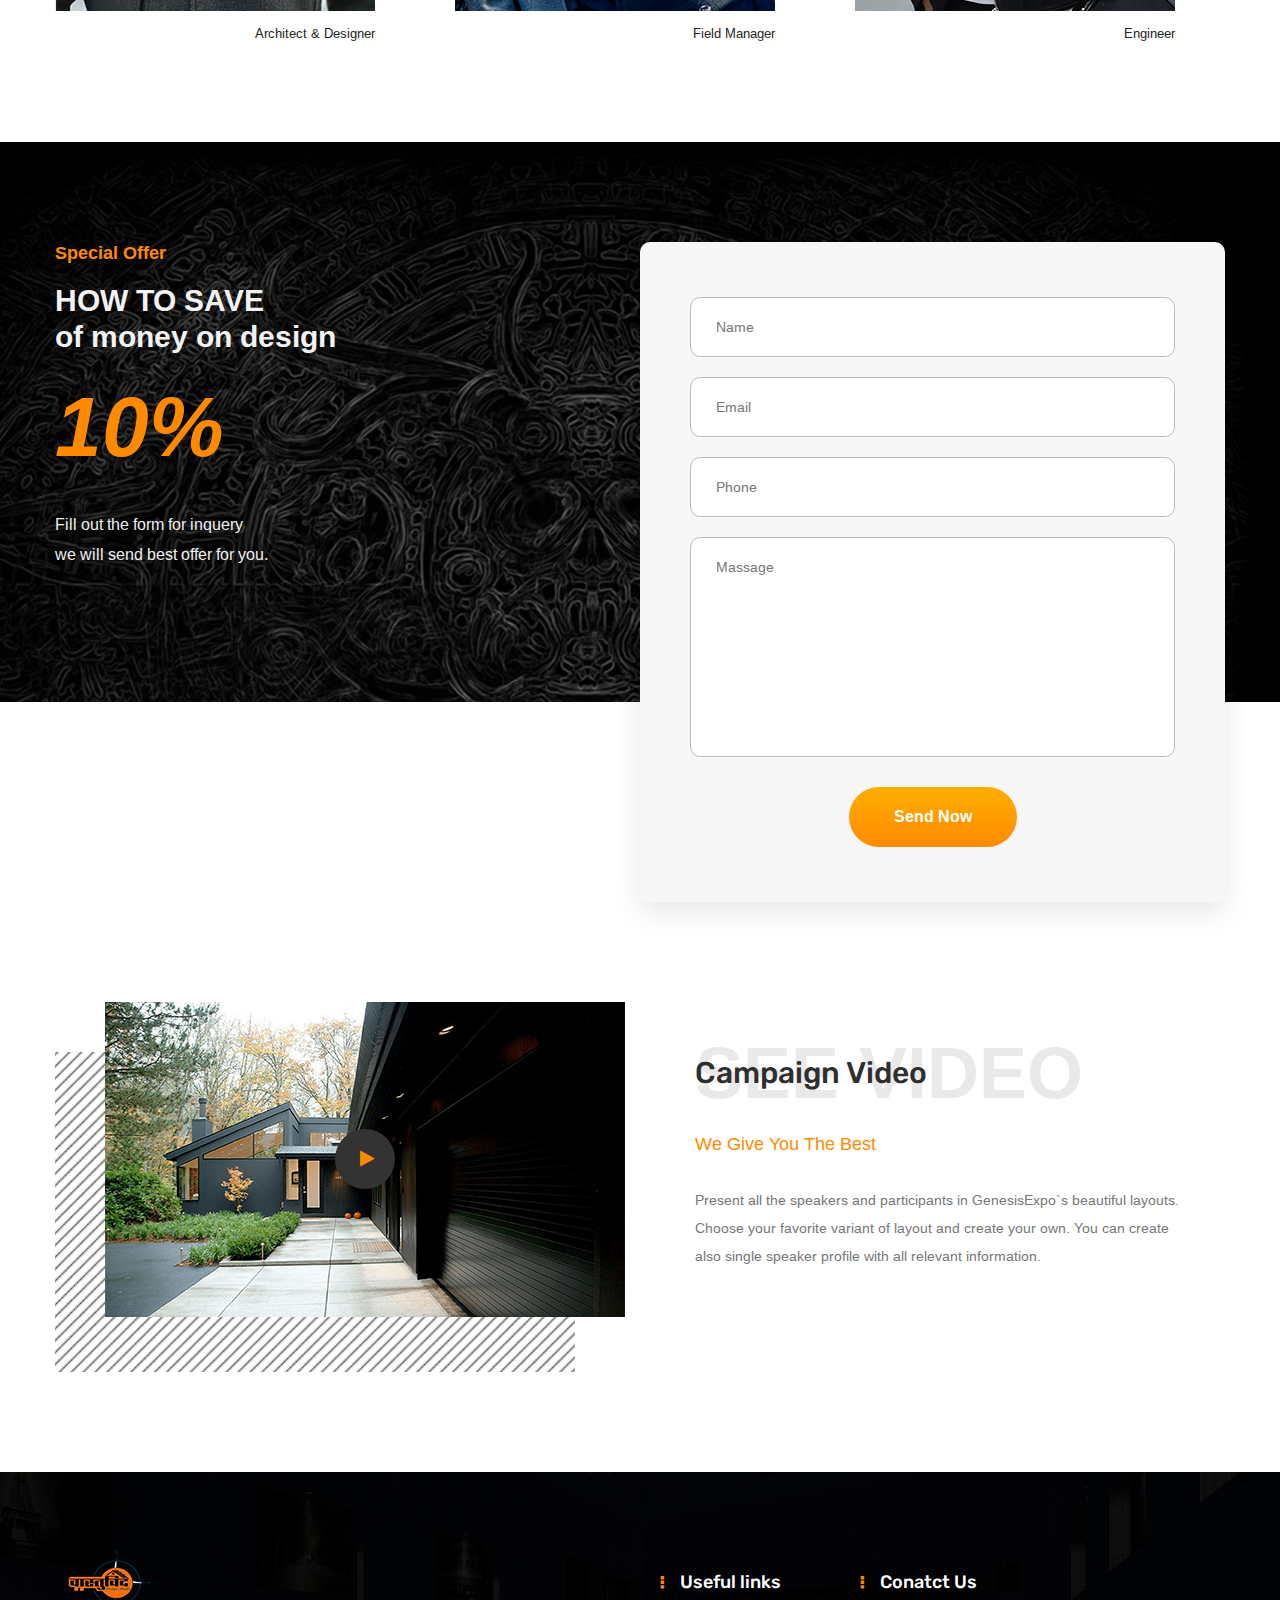
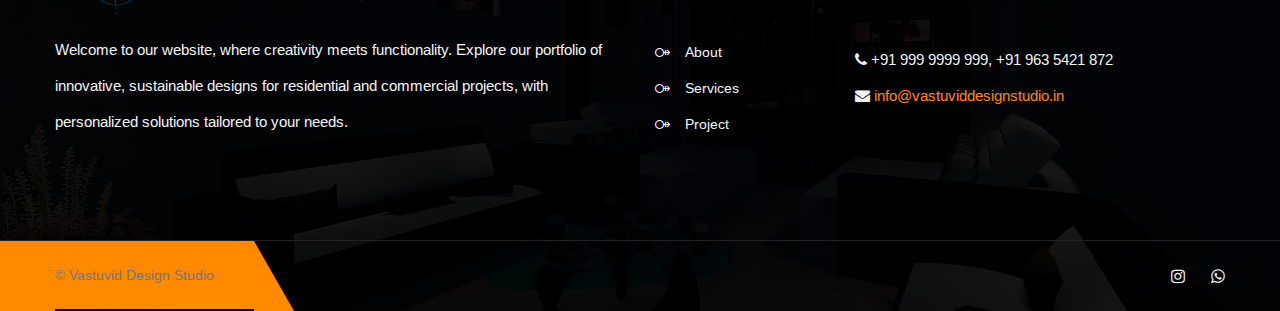
<file: about.html>
<!DOCTYPE html>
<html lang="en">

<!-- about27:04-->

<head>
    <meta charset="utf-8">
    <title>Vastuvid Design Studio Dehradun | About</title>
    <!-- Stylesheets -->
    <link href="css/bootstrap.css" rel="stylesheet">
    <link href="css/style.css" rel="stylesheet">
    <link href="css/responsive.css" rel="stylesheet">
    <!--Color Switcher Mockup-->
    <link href="css/color-switcher-design.css" rel="stylesheet">
    <!--Color Themes-->
    <link id="theme-color-file" href="css/color-themes/default-theme.css" rel="stylesheet">

    <link rel="shortcut icon" href="images/favicon.png" type="image/x-icon">
    <link rel="icon" href="images/favicon.png" type="image/x-icon">
    <!-- Responsive -->
    <meta http-equiv="X-UA-Compatible" content="IE=edge">
    <meta name="viewport" content="width=device-width, initial-scale=1.0, maximum-scale=1.0, user-scalable=0">
    <!--[if lt IE 9]><script src="https://cdnjs.cloudflare.com/ajax/libs/html5shiv/3.7.3/html5shiv.js"></script><![endif]-->
    <!--[if lt IE 9]><script src="js/respond.js"></script><![endif]-->
</head>

<body>

    <div class="page-wrapper">
        <!-- Preloader -->
        <div class="preloader"></div>

        <!-- Main Header-->
        <header class="main-header header-style-four">
            <div class="header-top">
                <div class="auto-container clearfix">
                    <div class="top-right">
                        <ul class="contact-info">
                            <li>
                                <i class="fa fa-map-marker"></i> Banjarawala, Dehradun,
                                Uttarakhand
                              </li>
                              <li>
                              <i class="fa fa-phone"></i> +91 963 8520 741, +91
                            963 5421 872
                          </li>
                              <li>
                                <i class="fa fa-envelope"></i><a href="mailto:info@vastuviddesignstudio.in"
                                > info@vastuviddesignstudio.in</a>
                              </li>
                        </ul>
                    </div>
                </div>
            </div>

            <div class="header-lower">
                <div class="auto-container">
                    <div class="main-box clearfix">
                        <div class="logo-box">
                            <div class="logo"><a href="index.html"><img src="images/logo.png" alt="" title=""></a>
                            </div>
                        </div>

                        <div class="nav-outer">
                            <!-- Main Menu -->
                            <nav class="main-menu navbar-expand-md ">
                                <div class="navbar-header">
                                    <!-- Toggle Button -->
                                    <button class="navbar-toggler" type="button" data-toggle="collapse"
                                        data-target="#navbarSupportedContent" aria-controls="navbarSupportedContent"
                                        aria-expanded="false" aria-label="Toggle navigation">
                                        <span class="icon flaticon-menu-button"></span>
                                    </button>
                                </div>

                                <div class="collapse navbar-collapse clearfix" id="navbarSupportedContent">
                                    <ul class="navigation clearfix">
                                        <li><a href="index.html">Home</a></li>
                                        <li><a href="about.html">About</a></li>
                                        <li class="dropdown">
                                            <a href="#">Projects</a>
                                            <ul>
                                                <li><a href="projects.html">Projects</a></li>
                                                <li>
                                                    <a href="project-detail.html">Project Detail</a>
                                                </li>
                                            </ul>
                                        </li>
                                        <li class="dropdown has-mega-menu">
                                            <a href="#">Services</a>
                                            <div class="mega-menu">
                                                <div class="mega-menu-bar row clearfix">
                                                    <div class="column col-lg-4 col-md-4 col-sm-12">
                                                        <h3>Commercial Design</h3>
                                                        <ul>
                                                            <li>
                                                                <a href="service-detail.html">Building Plan</a>
                                                            </li>
                                                            <li>
                                                                <a href="service-detail.html">Residential Plan</a>
                                                            </li>
                                                            <li>
                                                                <a href="service-detail.html">Commercial Permits</a>
                                                            </li>
                                                            <li>
                                                                <a href="service-detail.html">Layout </a>
                                                            </li>
                                                        </ul>
                                                    </div>
                                                    <div class="column col-lg-4 col-md-4 col-sm-12">
                                                        <h3>Landescape Design</h3>
                                                        <ul>
                                                            <li><a href="services.html">Spanish</a></li>
                                                            <li>
                                                                <a href="service-detail.html">English Garden</a>
                                                            </li>
                                                            <li>
                                                                <a href="service-detail.html">Tropical</a>
                                                            </li>
                                                            <li>
                                                                <a href="service-detail.html">Urban Design</a>
                                                            </li>
                                                            <li>
                                                                <a href="service-detail.html">Horticultural design</a>
                                                            </li>
                                                        </ul>
                                                    </div>
                                                    <div class="column col-lg-4 col-md-4 col-sm-12">
                                                        <h3>House Interior</h3>
                                                        <ul>
                                                            <li>
                                                                <a href="projects.html">Contemporary</a>
                                                            </li>
                                                            <li>
                                                                <a href="projects.html">Indian Traditional</a>
                                                            </li>
                                                            <li><a href="projects.html">Minimalism</a></li>
                                                            <li>
                                                                <a href="project-detail.html">Mid-century Modern</a>
                                                            </li>
                                                            <li><a href="contact.html">Colonial</a></li>
                                                        </ul>
                                                    </div>
                                                </div>
                                            </div>
                                        </li>
                                        <li><a href="contact.html">Contact</a></li>
                                    </ul>
                                </div>
                            </nav><!-- Main Menu End-->
                        </div>
                    </div>
                </div>
            </div>
        </header>
        <!--End Main Header -->

        <!--Page Title-->
        <section class="page-title" style="background-image:url(images/background/10.jpg);">
            <div class="auto-container">
                <div class="inner-container clearfix">
                    <div class="title-box">
                        <h1>About Us</h1>
                        <span class="title">The Interior speak for themselves</span>
                    </div>
                    <ul class="bread-crumb clearfix">
                        <li><a href="index-2.html">Home</a></li>
                        <li>About Us</li>
                    </ul>
                </div>
            </div>
        </section>
        <!--End Page Title-->

        <!-- About Section -->
        <section class="about-section" style="background-image: url(images/background/1.jpg);">
            <div class="auto-container">
                <div class="row no-gutters">
                    <!-- Image Column -->
                    <div class="image-column col-lg-6 col-md-12 col-sm-12">
                        <div class="inner-column">
                            <div class="title-box wow fadeInLeft" data-wow-delay='1200ms'>
                                <h2>ABOUT <br> US</h2>
                            </div>
                            <div class="image-box wow fadeInRight" data-wow-delay='600ms'>
                                <figure class="alphabet-img"><img src="images/resource/alphabet-image.png" alt="">
                                </figure>
                                <figure class="image"><img src="images/resource/image-1.jpg" alt=""></figure>
                            </div>
                        </div>
                    </div>

                    <!-- Content Column -->
                    <div class="content-column col-lg-6 col-md-12 col-sm-12">
                        <div class="inner-column wow fadeInLeft">
                            <div class="content-box">
                                <div class="title">
                                    <h2>Any Complexity <br>For Any Cat</h2>
                                </div>
                                <div class="text">Welcome to Vastuvid Design Studio, where a decade of architectural excellence meets innovative design. With 10 years of experience, we specialize in creating inspiring spaces that blend functionality with aesthetic appeal. Our team is dedicated to transforming your vision into reality, ensuring every project reflects our commitment to quality and sustainability. From residential to commercial designs, we bring a wealth of expertise and creativity to every endeavor. Explore our portfolio and discover how we can elevate your project to new heights!</div>
                                <div class="link-box"><a href="about.html" class="theme-btn btn-style-one">About Us</a>
                                </div>
                            </div>
                        </div>
                    </div>
                </div>
            </div>
        </section>
        <!--End About Section -->

        <!-- Process Section -->
        <section class="process-section" style="background-image: url(images/background/8.jpg);">
            <div class="auto-container">
                <div class="sec-title light">
                    <span class="float-text">HOW WE WORK</span>
                    <h2>Proven Process</h2>
                </div>
                <div class="row">
                    <!-- Process Block -->
                    <div class="process-block col-lg-3 col-md-6 col-sm-12">
                      <div class="inner-box">
                        <span class="count">01</span>
                        <h4><a href="service-detail.html">Concept</a></h4>
                        <div class="text">
                          At Vashtuvid Design Studio, every project begins with a strong
                          concept. This foundational idea guides our approach and
                          defines the overall vision, ensuring that our designs align
                          with our clients' goals and aspirations.
                        </div>
                      </div>
                    </div>
          
                    <!-- Process Block -->
                    <div class="process-block col-lg-3 col-md-6 col-sm-12">
                      <div class="inner-box">
                        <span class="count">02</span>
                        <h4><a href="service-detail.html">Idea</a></h4>
                        <div class="text">
                          Innovative ideas are at the heart of our work. We encourage
                          creative thinking and exploration to generate unique solutions
                          that address both aesthetic and functional needs, setting the
                          stage for exceptional architecture.
                        </div>
                      </div>
                    </div>
          
                    <!-- Process Block -->
                    <div class="process-block col-lg-3 col-md-6 col-sm-12">
                      <div class="inner-box">
                        <span class="count">03</span>
                        <h4><a href="service-detail.html">Design</a></h4>
                        <div class="text">
                          Our design process transforms ideas into tangible plans. We
                          focus on sustainability, functionality, and aesthetics,
                          creating spaces that are not only beautiful but also practical
                          and environmentally responsible.
                        </div>
                      </div>
                    </div>
          
                    <!-- Process Block -->
                    <div class="process-block col-lg-3 col-md-6 col-sm-12">
                      <div class="inner-box">
                        <span class="count">04</span>
                        <h4><a href="service-detail.html">excecution</a></h4>
                        <div class="text">
                          Meticulous execution is crucial to bringing our vision to
                          life. Our skilled team ensures that every detail is carefully
                          implemented, adhering to the highest standards of quality and
                          craftsmanship, resulting in enduring and inspiring spaces.
                        </div>
                      </div>
                    </div>
                  </div>
            </div>
        </section>
        <!--End Process Section -->

        <!-- Team Section -->
        <section class="team-section">
            <div class="auto-container">
                <div class="sec-title">
                    <span class="float-text">Our Team</span>
                    <h2>Profect Expert</h2>
                </div>
                <div class="row clearfix">
                    <!-- Team Block -->
                    <div class="team-block col-lg-4 col-md-6 col-sm-12">
                      <div class="inner-box">
                        <div class="image-box">
                          <div class="image">
                            <a><img src="images/resource/team-1.jpg" alt="" /></a>
                          </div>
                          <ul class="social-links">
                            <li>
                              <a href="#"><i class="fa fa-facebook"></i></a>
                            </li>
                            <li>
                              <a href="#"><i class="fa fa-instagram"></i></a>
                            </li>
                            <li>
                              <a href="#"><i class="fa fa-whatsapp"></i></a>
                            </li>
                          </ul>
                          <h3 class="name">
                            <a>Mr. Dharmendra Gusain</a>
                          </h3>
                        </div>
                        <span class="designation">Architect &amp; Designer</span>
                      </div>
                    </div>
          
                    <!-- Team Block -->
                    <div class="team-block col-lg-4 col-md-6 col-sm-12">
                      <div class="inner-box">
                        <div class="image-box">
                          <div class="image">
                            <a><img src="images/resource/team-2.jpg" alt="" /></a>
                          </div>
                          <ul class="social-links">
                            <li>
                              <a href="#"><i class="fa fa-facebook"></i></a>
                            </li>
                            <li>
                              <a href="#"><i class="fa fa-instagram"></i></a>
                            </li>
                            <li>
                              <a href="#"><i class="fa fa-whatsapp"></i></a>
                            </li>
                          </ul>
                          <h3 class="name"><a>Mr Basera</a></h3>
                        </div>
                        <span class="designation">Field Manager</span>
                      </div>
                    </div>
          
                    <!-- Team Block -->
                    <div class="team-block col-lg-4 col-md-6 col-sm-12">
                      <div class="inner-box">
                        <div class="image-box">
                          <div class="image">
                            <a><img src="images/resource/team-3.jpg" alt="" /></a>
                          </div>
                          <ul class="social-links">
                            <li>
                              <a href="#"><i class="fa fa-facebook"></i></a>
                            </li>
                            <li>
                              <a href="#"><i class="fa fa-instagram"></i></a>
                            </li>
                            <li>
                              <a href="#"><i class="fa fa-whatsapp"></i></a>
                            </li>
                          </ul>
                          <h3 class="name"><a>Mr Vikas</a></h3>
                        </div>
                        <span class="designation">Engineer</span>
                      </div>
                    </div>
                  </div>
            </div>
        </section>
        <!--End Team Section -->

        <!-- Offer Section -->
        <section class="offer-section" style="background-image: url(images/background/6.jpg);">
            <div class="auto-container">
                <div class="row">
                    <div class="content-column col-lg-6 col-md-12 col-sm-12">
                        <div class="inner-column">
                            <span class="title">Special Offer</span>
                            <h2><span>How to save </span> <br>of money on design</h2>
                            <span class="discount">10%</span>
                            <div class="text">Fill out the form for inquery<br> we will send best offer for you.</div>
                        </div>
                    </div>

                    <div class="form-column order-last col-lg-6 col-md-12 col-sm-12">
                        <div class="inner-column">
                            <div class="discount-form">
                                <!--Comment Form-->
                                <form method="post" action="#">
                                    <div class="row">
                                        <div class="col-lg-12 col-md-12 col-sm-12 form-group">
                                            <input type="text" name="username" placeholder="Name" required>
                                        </div>

                                        <div class="col-lg-12 col-md-12 col-sm-12 form-group">
                                            <input type="email" name="email" placeholder="Email" required>
                                        </div>

                                        <div class="col-lg-12 col-md-12 col-sm-12 form-group">
                                            <input type="text" name="phone" placeholder="Phone" required>
                                        </div>

                                        <div class="col-lg-12 col-md-12 col-sm-12 form-group">
                                            <textarea name="message" placeholder="Massage"></textarea>
                                        </div>

                                        <div class="col-lg-12 col-md-12 col-sm-12 form-group text-center">
                                            <button class="theme-btn btn-style-one" type="submit"
                                                name="submit-form">send Now</button>
                                        </div>
                                    </div>
                                </form>
                            </div>
                        </div>
                    </div>
                </div>
            </div>
        </section>
        <!--End Offer Section -->

        <!-- Video Section -->
        <section class="video-section style-two">
            <div class="outer-box">
                <div class="auto-container">
                    <div class="row">
                        <div class="content-column col-lg-6 col-md-12 col-sm-12">
                            <div class="inner-column">
                                <div class="sec-title">
                                    <span class="float-text">See Video</span>
                                    <h2>Campaign Video</h2>
                                </div>
                                <span class="title">We Give You The Best</span>
                                <div class="text">Present all the speakers and participants in GenesisExpo`s beautiful
                                    layouts. Choose your favorite variant of layout and create your own. You can create
                                    also single speaker profile with all relevant information.</div>
                            </div>
                        </div>

                        <!-- Video Column -->
                        <div class="video-column col-lg-6 col-md-12 col-sm-12">
                            <div class="inner-column">
                                <div class="video-box">
                                    <figure class="image"><img src="images/resource/video-img.jpg" alt="">
                                        <a href="https://www.youtube.com/watch?v=Fvae8nxzVz4" class="link"
                                            data-fancybox="gallery" data-caption=""><span
                                                class="icon fa fa-play"></span></a>
                                    </figure>
                                </div>
                            </div>
                        </div>
                    </div>
                </div>
            </div>
        </section>
        <!--End Video Section -->

        <!-- Main Footer -->
        <footer
        class="main-footer alternate"
        style="background-image: url(images/background/5.jpg)"
      >
        <div class="auto-container">
          <!--Widgets Section-->
          <div class="widgets-section">
            <div class="row">
              <!--Big Column-->
              <div class="big-column col-xl-12 col-lg-12 col-md-12 col-sm-12">
                <div class="row">
                  <!--Footer Column-->
                  <div
                    class="footer-column col-xl-6 col-lg-4 col-md-4 col-sm-12"
                  >
                    <div class="footer-widget about-widget">
                      <div class="footer-logo">
                        <figure>
                          <a href="index-2.html"
                            ><img src="images/logo.png" alt=""
                          /></a>
                        </figure>
                      </div>
                      <div class="widget-content">
                        <div class="text">
                          Welcome to our website, where creativity meets
                          functionality. Explore our portfolio of innovative,
                          sustainable designs for residential and commercial
                          projects, with personalized solutions tailored to your
                          needs.
                        </div>
                      </div>
                    </div>
                  </div>

                  <!--Footer Column-->
                  <div
                    class="footer-column col-xl-2 col-lg-2 col-md-2 col-sm-12"
                  >
                    <div class="footer-widget links-widget">
                      <h2 class="widget-title">Useful links</h2>
                      <div class="widget-content">
                        <ul class="list">
                          <li><a href="about.html">About</a></li>
                          <li><a href="services.html">Services</a></li>
                          <li><a href="projects.html">Project</a></li>
                        </ul>
                      </div>
                    </div>
                  </div>
                  <!--Footer Column-->
                  <div
                    class="footer-column col-xl-4 col-lg-4 col-md-4 col-sm-12"
                  >
                    <div class="footer-widget about-widget">
                      <h2 class="widget-title">Conatct Us</h2>
                      <div class="widget-content">
                        <ul class="list text">
                          <li>
                            <i class="fa fa-phone"></i> +91 999 9999 999, +91
                            963 5421 872
                          </li>
                          <li>
                            <i class="fa fa-envelope"></i>
                            <a href="mailto:info@vastuviddesignstudio.in"
                              >info@vastuviddesignstudio.in</a
                            >
                          </li>
                        </ul>
                      </div>
                    </div>
                  </div>
                </div>
              </div>
            </div>
          </div>
        </div>

        <!--Footer Bottom-->
        <div class="footer-bottom">
          <div class="auto-container">
            <div class="inner-container clearfix">
              <div class="social-links">
                <ul class="social-icon-two">
                  <li>
                    <a href="#"><i class="fa fa-instagram"></i></a>
                  </li>
                  <li>
                    <a href="#"><i class="fa fa-whatsapp"></i></a>
                  </li>
                </ul>
              </div>

              <div class="copyright-text">© Vastuvid Design Studio</div>
            </div>
          </div>
        </div>
      </footer>
        <!-- End Main Footer -->

    </div>



    <!--Scroll to top-->
    <div class="scroll-to-top scroll-to-target" data-target="html"><span class="fa fa-arrow-circle-o-up"></span></div>
    <script src="js/jquery.js"></script>
    <script src="js/popper.min.js"></script>
    <script src="js/bootstrap.min.js"></script>
    <script src="js/jquery.fancybox.js"></script>
    <script src="js/owl.js"></script>
    <script src="js/wow.js"></script>
    <script src="js/appear.js"></script>
    <script src="js/mixitup.js"></script>
    <script src="js/script.js"></script>
    <!-- Color Setting -->
    <script src="js/color-settings.js"></script>
</body>

<!-- about27:05-->

</html>
</file>
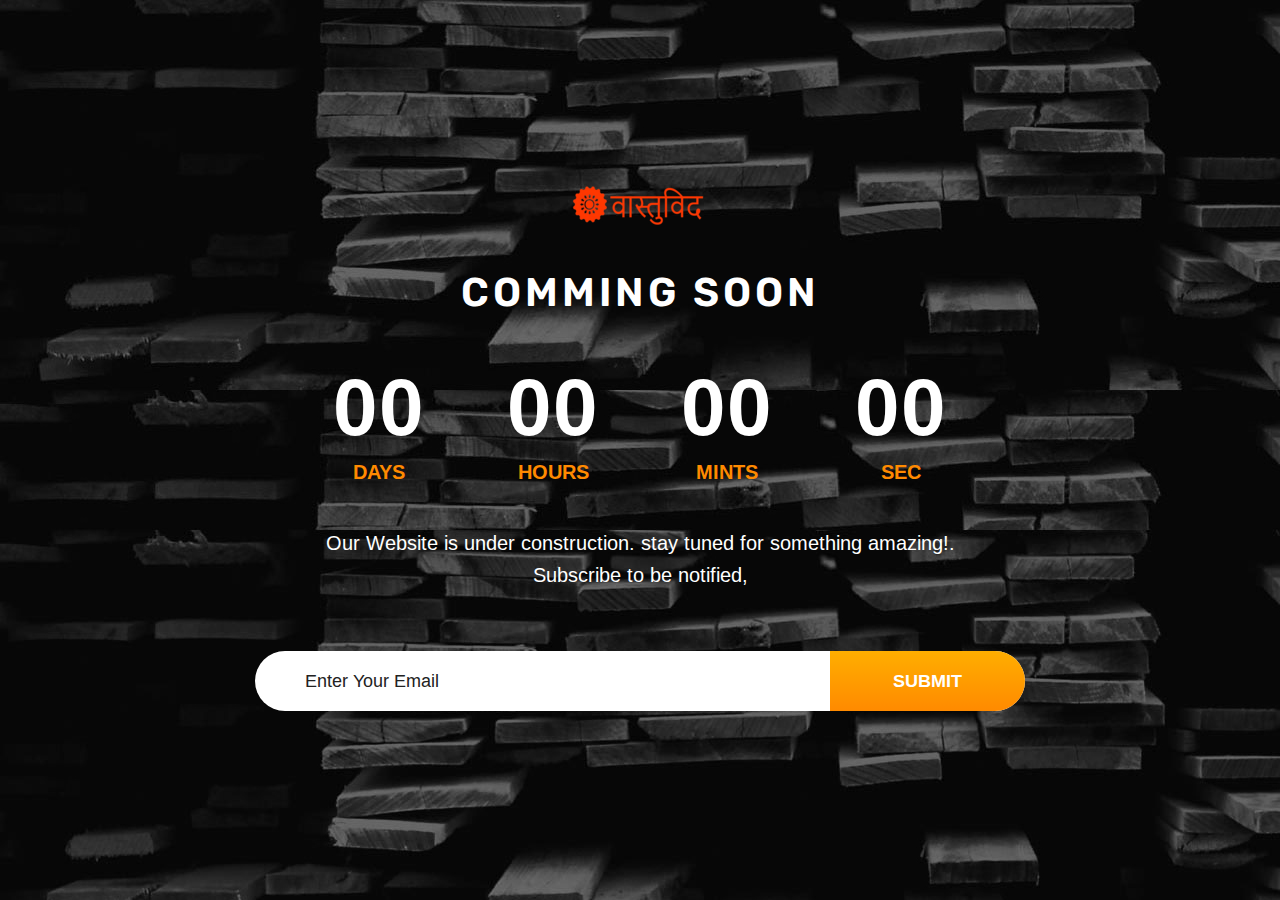
<file: coming-soon.html>
<!DOCTYPE html>
<html lang="en">

<!-- coming-soon27:08-->
<head>
<meta charset="utf-8">
<title>Vastuvid Design Studio Dehradun | Coming Soon</title>
<!-- Stylesheets -->
<link href="css/bootstrap.css" rel="stylesheet">
<link href="css/style.css" rel="stylesheet">
<link href="css/responsive.css" rel="stylesheet">   
<!--Color Switcher Mockup-->
<link href="css/color-switcher-design.css" rel="stylesheet">
<!--Color Themes-->
<link id="theme-color-file" href="css/color-themes/default-theme.css" rel="stylesheet">

<link rel="shortcut icon" href="images/favicon.png" type="image/x-icon">
<link rel="icon" href="images/favicon.png" type="image/x-icon">
<!-- Responsive -->
<meta http-equiv="X-UA-Compatible" content="IE=edge">
<meta name="viewport" content="width=device-width, initial-scale=1.0, maximum-scale=1.0, user-scalable=0">
<!--[if lt IE 9]><script src="https://cdnjs.cloudflare.com/ajax/libs/html5shiv/3.7.3/html5shiv.js"></script><![endif]-->
<!--[if lt IE 9]><script src="js/respond.js"></script><![endif]-->
</head>

<body>

<div class="page-wrapper">
    <!-- Preloader -->
    <div class="preloader"></div>

    <!-- Coming Soon -->
    <section class="coming-soon" style="background-image:url(images/background/3.jpg)">
        <div class="auto-container">
            <div class="content">
                <div class="content-inner">
                    <div class="logo"><a href="index-2.html"><img src="images/logo-2.png" alt="" /></a></div>
                    <h2>Comming Soon</h2>
                    <div class="time-counter"><div class="time-countdown clearfix" data-countdown="2019/9/19"></div></div>
                    <div class="text">Our Website is under construction. stay tuned for something amazing!. <br> Subscribe to be notified,</div>
                    <!--Emailed Form-->
                    <div class="emailed-form">
                        <form method="post" action="#">
                            <div class="form-group">
                                <input type="email" name="email" value="" placeholder="Enter Your Email" required>
                                <button type="submit" class="theme-btn btn-style-one">Submit</button>
                            </div>
                        </form>
                    </div>
                </div>
            </div>
        </div>
    </section>
    <!-- End Coming Soon -->
</div>



<!--Scroll to top-->
<div class="scroll-to-top scroll-to-target" data-target="html"><span class="fa fa-arrow-circle-o-up"></span></div>
<script src="js/jquery.js"></script> 
<script src="js/popper.min.js"></script>
<script src="js/bootstrap.min.js"></script>
<script src="js/jquery.fancybox.js"></script>
<script src="js/owl.js"></script>
<script src="js/wow.js"></script>
<script src="js/jquery.countdown.js"></script>
<script src="js/appear.js"></script>
<script src="js/script.js"></script>
<!-- Color Setting -->
<script src="js/color-settings.js"></script>
</body>

<!-- coming-soon27:08-->
</html>
</file>
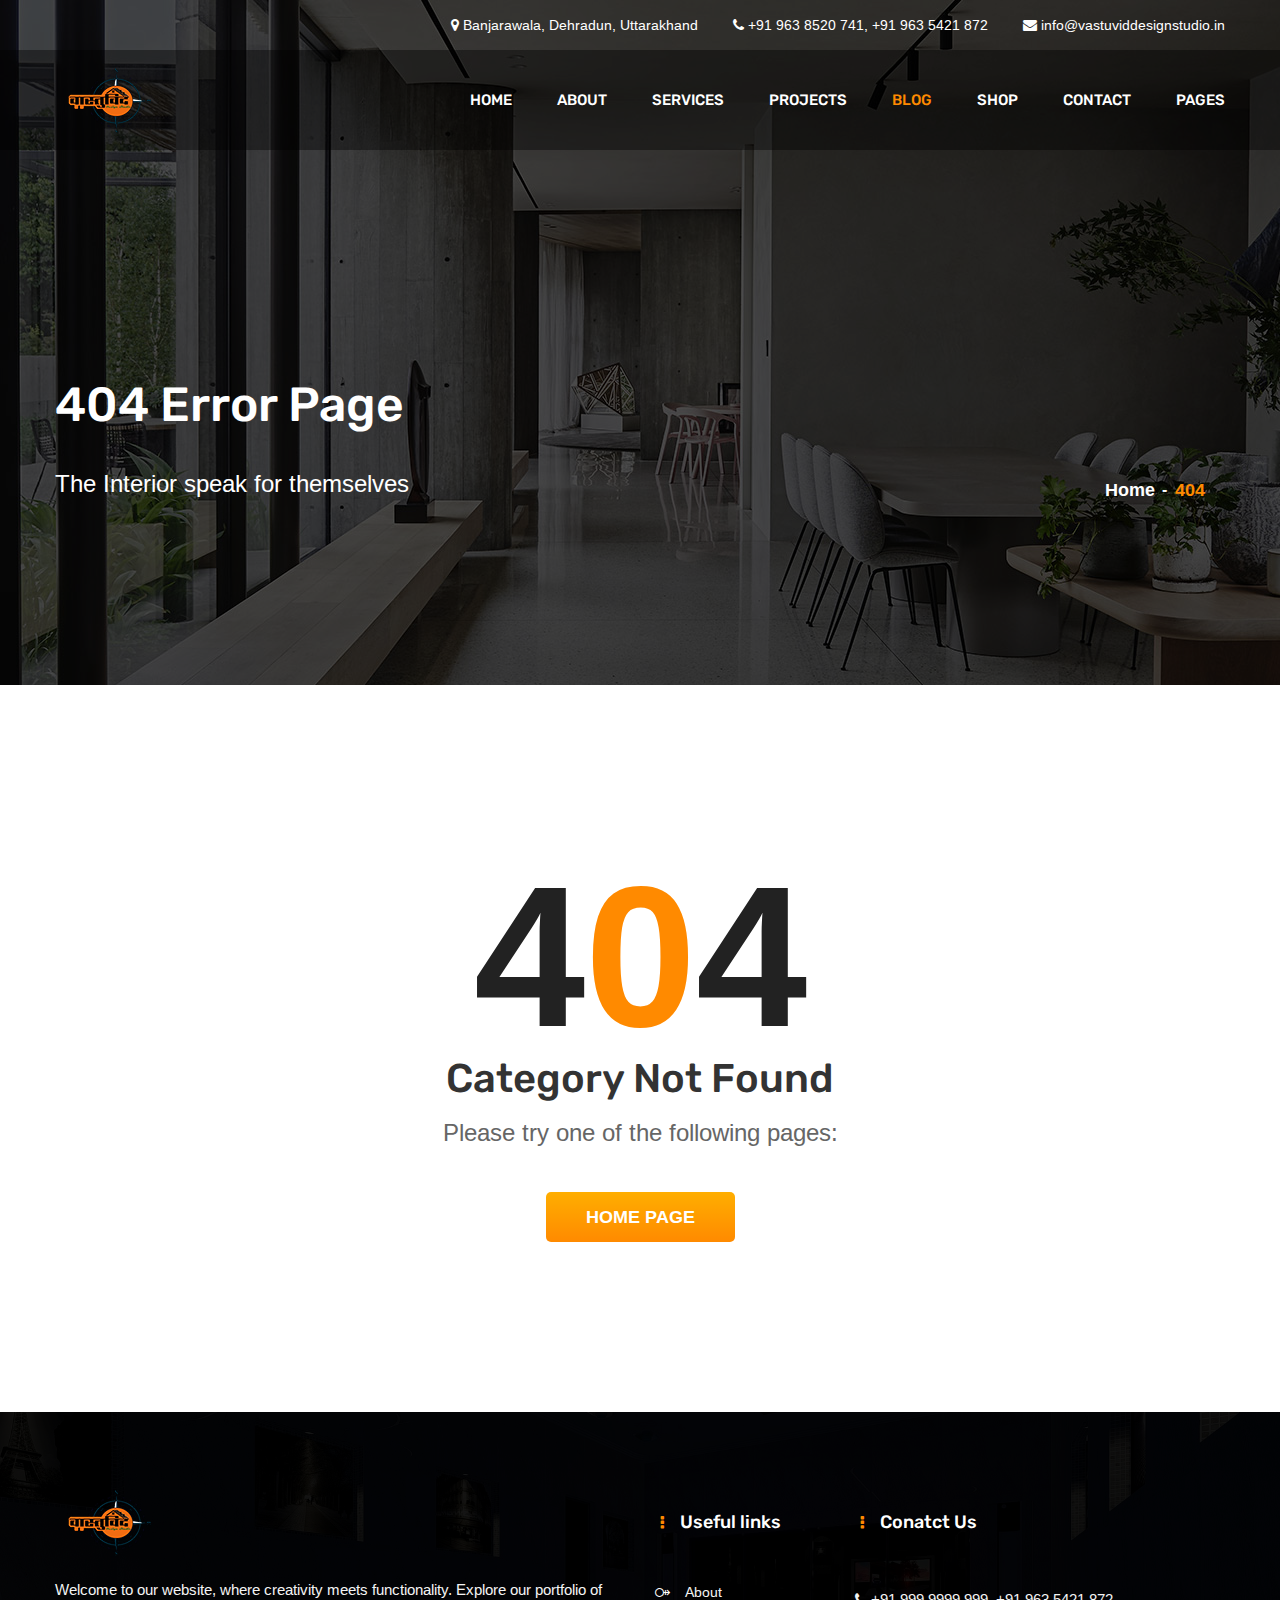
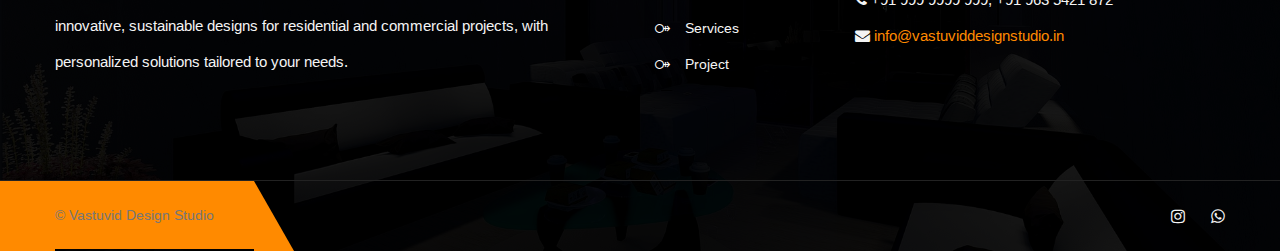
<file: error-page.html>
<!DOCTYPE html>
<html lang="en">

<!-- error-page27:33-->
<head>
<meta charset="utf-8">
<title>Vastuvid Design Studio Dehradun | Error Page</title>
<!-- Stylesheets -->
<link href="css/bootstrap.css" rel="stylesheet">
<link href="css/style.css" rel="stylesheet">
<link href="css/responsive.css" rel="stylesheet">   
<!--Color Switcher Mockup-->
<link href="css/color-switcher-design.css" rel="stylesheet">
<!--Color Themes-->
<link id="theme-color-file" href="css/color-themes/default-theme.css" rel="stylesheet">

<link rel="shortcut icon" href="images/favicon.png" type="image/x-icon">
<link rel="icon" href="images/favicon.png" type="image/x-icon">
<!-- Responsive -->
<meta http-equiv="X-UA-Compatible" content="IE=edge">
<meta name="viewport" content="width=device-width, initial-scale=1.0, maximum-scale=1.0, user-scalable=0">
<!--[if lt IE 9]><script src="https://cdnjs.cloudflare.com/ajax/libs/html5shiv/3.7.3/html5shiv.js"></script><![endif]-->
<!--[if lt IE 9]><script src="js/respond.js"></script><![endif]-->
</head>

<body>

<div class="page-wrapper">
    <!-- Preloader -->
    <div class="preloader"></div>
    
    <!-- Main Header-->
    <header class="main-header header-style-four">
        <div class="header-top">
            <div class="auto-container clearfix">
                <div class="top-right">
                    <ul class="contact-info">
                      <ul class="contact-info">
                        <li>
                            <i class="fa fa-map-marker"></i> Banjarawala, Dehradun,
                            Uttarakhand
                          </li>
                          <li>
                          <i class="fa fa-phone"></i> +91 963 8520 741, +91
                        963 5421 872
                      </li>
                          <li>
                            <i class="fa fa-envelope"></i><a href="mailto:info@vastuviddesignstudio.in"
                            > info@vastuviddesignstudio.in</a>
                          </li>
                    </ul>
                    </ul>  
                </div>
            </div>
        </div>

        <div class="header-lower">
            <div class="auto-container">
                <div class="main-box clearfix">
                    <div class="logo-box">
                        <div class="logo"><a href="index.html"><img src="images/logo.png" alt="" title="Vastuvid Design Studio"></a></div>
                    </div>

                    <div class="nav-outer">
                        <!-- Main Menu -->
                        <nav class="main-menu navbar-expand-md ">
                            <div class="navbar-header">
                                <!-- Toggle Button -->      
                                <button class="navbar-toggler" type="button" data-toggle="collapse" data-target="#navbarSupportedContent" aria-controls="navbarSupportedContent" aria-expanded="false" aria-label="Toggle navigation">
                                    <span class="icon flaticon-menu-button"></span>
                                </button>
                            </div>
                            
                            <div class="collapse navbar-collapse clearfix" id="navbarSupportedContent">
                                <ul class="navigation clearfix">
                                    <li class="dropdown"><a href="#">Home</a>
                                        <ul>
                                            <li class="dropdown"><a href="#">Header Styles</a>
                                                <ul>
                                                    <li><a href="index-2.html">Header Style One</a></li>
                                                    <li><a href="index-3.html">Header Style Two</a></li>
                                                    <li><a href="index-4.html">Header Style Three</a></li>
                                                    <li><a href="index-5.html">Header Style Four</a></li>
                                                    <li><a href="index-6.html">Header Style Five</a></li>
                                                    <li><a href="index-7.html">Header Style Six</a></li>
                                                    <li><a href="about.html">Header Style Seven</a></li>
                                                </ul>
                                            </li>
                                            <li><a href="index-2.html">Home page 01</a></li>
                                            <li><a href="index-3.html">Home page 02</a></li>
                                            <li><a href="index-4.html">Home page 03</a></li>
                                            <li><a href="index-5.html">Home page 04</a></li>
                                            <li><a href="index-6.html">Home page 05</a></li>
                                            <li><a href="index-7.html">Home page 06</a></li>
                                        </ul>
                                    </li>
                                    <li class="dropdown"><a href="#">About</a>
                                        <ul>
                                            <li><a href="about.html">About Us</a></li>
                                            <li><a href="faq.html">FAQ's</a></li>
                                            <li><a href="team.html">Our Team</a></li>
                                            <li><a href="coming-soon.html">Coming Soon</a></li>
                                        </ul>
                                    </li>
                                    <li class="dropdown"><a href="#">Services</a>
                                        <ul>
                                            <li><a href="services.html">All Services</a></li>
                                            <li><a href="service-detail.html">Commercial Design</a></li>
                                            <li><a href="service-detail.html">Landescape Design</a></li>
                                            <li><a href="service-detail.html">Interior Design</a></li>
                                            <li><a href="service-detail.html">Complete Interior</a></li>
                                            <li><a href="service-detail.html">House Interior</a></li>
                                            <li><a href="service-detail.html">Service Detail</a></li>
                                        </ul>
                                    </li>
                                    <li class="dropdown"><a href="#">Projects</a>
                                        <ul>
                                            <li><a href="projects.html">Projects</a></li>
                                            <li><a href="project-detail.html">Project Detail</a></li>
                                        </ul>
                                    </li>
                                    <li class="current dropdown"><a href="#">Blog</a>
                                        <ul>
                                            <li><a href="blog.html">Blog</a></li>
                                            <li><a href="blog-classic.html">Blog Classic</a></li>
                                            <li><a href="blog-detail.html">Blog Detail 01</a></li>
                                            <li><a href="blog-detail-2.html">Blog Detail 02</a></li>
                                            <li><a href="error-page.html">Error Page</a></li>
                                        </ul>
                                    </li>
                                    <li class="dropdown"><a href="#">Shop</a>
                                        <ul>
                                            <li><a href="shop.html">Shop</a></li>
                                            <li><a href="shop-single.html">Product Details</a></li>
                                            <li><a href="shoping-cart.html">Cart Page</a></li>
                                            <li><a href="checkout.html">Checkout Page</a></li>
                                            <li><a href="login.html">Registration Page</a></li>
                                        </ul>
                                    </li>
                                    <li><a href="contact.html">Contact</a></li>
                                    <li class="dropdown has-mega-menu"><a href="#">Pages</a>
                                        <div class="mega-menu">
                                            <div class="mega-menu-bar row clearfix">
                                                <div class="column col-lg-3 col-md-3 col-sm-12">
                                                    <h3>About</h3>
                                                    <ul>
                                                        <li><a href="about.html">About Us</a></li>
                                                        <li><a href="faq.html">FAQ's</a></li>
                                                        <li><a href="team.html">Our Team</a></li>
                                                        <li><a href="coming-soon.html">Coming Soon</a></li>
                                                        <li><a href="login.html">Login</a></li>
                                                    </ul>
                                                </div>
                                                <div class="column col-lg-3 col-md-3 col-sm-12">
                                                    <h3>Services</h3>
                                                    <ul>
                                                        <li><a href="services.html">All Services</a></li>
                                                        <li><a href="service-detail.html">Commercial Design</a></li>
                                                        <li><a href="service-detail.html">Landescape Design</a></li>
                                                        <li><a href="service-detail.html">Complete Interior</a></li>
                                                        <li><a href="service-detail.html">Service Detail</a></li>
                                                    </ul>
                                                </div>
                                                <div class="column col-lg-3 col-md-3 col-sm-12">
                                                    <h3>Projects</h3>
                                                    <ul>
                                                        <li><a href="projects.html">Projects</a></li>
                                                        <li><a href="projects.html">Commercial Projects</a></li>
                                                        <li><a href="projects.html">Landescape Projects</a></li>
                                                        <li><a href="project-detail.html">Project Detail</a></li>
                                                        <li><a href="contact.html">Contact</a></li>
                                                    </ul>
                                                </div>
                                                <div class="column col-lg-3 col-md-3 col-sm-12">
                                                    <h3>Blog</h3>
                                                    <ul>
                                                        <li><a href="blog.html">Blog Grid</a></li>
                                                        <li><a href="blog-classic.html">Blog Classic</a></li>
                                                        <li><a href="blog-detail.html">Blog Detail 01</a></li>
                                                        <li><a href="blog-detail-2.html">Blog Detail 01</a></li>
                                                        <li><a href="error-page.html">Error Page</a></li>
                                                    </ul>
                                                </div>
                                            </div>
                                        </div>
                                    </li>
                                </ul> 
                            </div>
                        </nav><!-- Main Menu End--> 
                    </div>
                </div>
            </div>
        </div>
    </header>
    <!--End Main Header -->
    
    <!--Page Title-->
    <section class="page-title" style="background-image:url(images/background/10.jpg);">
        <div class="auto-container">
            <div class="inner-container clearfix">
                <div class="title-box">
                    <h1>404 Error Page</h1>
                    <span class="title">The Interior speak for themselves</span>
                </div>
                <ul class="bread-crumb clearfix">
                    <li><a href="index-2.html">Home</a></li>
                    <li>404</li>
                </ul>
            </div>
        </div>
    </section>
    <!--End Page Title-->

    <!--Error Section-->
    <section class="error-section">
        <div class="auto-container">
            <div class="error-title">4<span>0</span>4</div>
            <h4>Category not found</h4>
            <div class="text">Please try one of the following pages:</div>
            <a href="index-2.html" class="theme-btn btn-style-one">Home Page</a>
        </div>
    </section>
    <!--Error Section-->


    <!-- Main Footer -->
   <footer
        class="main-footer alternate"
        style="background-image: url(images/background/5.jpg)"
      >
        <div class="auto-container">
          <!--Widgets Section-->
          <div class="widgets-section">
            <div class="row">
              <!--Big Column-->
              <div class="big-column col-xl-12 col-lg-12 col-md-12 col-sm-12">
                <div class="row">
                  <!--Footer Column-->
                  <div
                    class="footer-column col-xl-6 col-lg-4 col-md-4 col-sm-12"
                  >
                    <div class="footer-widget about-widget">
                      <div class="footer-logo">
                        <figure>
                          <a href="index-2.html"
                            ><img src="images/logo.png" alt=""
                          /></a>
                        </figure>
                      </div>
                      <div class="widget-content">
                        <div class="text">
                          Welcome to our website, where creativity meets
                          functionality. Explore our portfolio of innovative,
                          sustainable designs for residential and commercial
                          projects, with personalized solutions tailored to your
                          needs.
                        </div>
                      </div>
                    </div>
                  </div>

                  <!--Footer Column-->
                  <div
                    class="footer-column col-xl-2 col-lg-2 col-md-2 col-sm-12"
                  >
                    <div class="footer-widget links-widget">
                      <h2 class="widget-title">Useful links</h2>
                      <div class="widget-content">
                        <ul class="list">
                          <li><a href="about.html">About</a></li>
                          <li><a href="services.html">Services</a></li>
                          <li><a href="projects.html">Project</a></li>
                        </ul>
                      </div>
                    </div>
                  </div>
                  <!--Footer Column-->
                  <div
                    class="footer-column col-xl-4 col-lg-4 col-md-4 col-sm-12"
                  >
                    <div class="footer-widget about-widget">
                      <h2 class="widget-title">Conatct Us</h2>
                      <div class="widget-content">
                        <ul class="list text">
                          <li>
                            <i class="fa fa-phone"></i> +91 999 9999 999, +91
                            963 5421 872
                          </li>
                          <li>
                            <i class="fa fa-envelope"></i>
                            <a href="mailto:info@vastuviddesignstudio.in"
                              >info@vastuviddesignstudio.in</a
                            >
                          </li>
                        </ul>
                      </div>
                    </div>
                  </div>
                </div>
              </div>
            </div>
          </div>
        </div>

        <!--Footer Bottom-->
        <div class="footer-bottom">
          <div class="auto-container">
            <div class="inner-container clearfix">
              <div class="social-links">
                <ul class="social-icon-two">
                  <li>
                    <a href="#"><i class="fa fa-instagram"></i></a>
                  </li>
                  <li>
                    <a href="#"><i class="fa fa-whatsapp"></i></a>
                  </li>
                </ul>
              </div>

              <div class="copyright-text">© Vastuvid Design Studio</div>
            </div>
          </div>
        </div>
      </footer>
    <!-- End Main Footer -->

</div>



<!--Scroll to top-->
<div class="scroll-to-top scroll-to-target" data-target="html"><span class="fa fa-arrow-circle-o-up"></span></div>
<script src="js/jquery.js"></script> 
<script src="js/popper.min.js"></script>
<script src="js/bootstrap.min.js"></script>
<script src="js/jquery.fancybox.js"></script>
<script src="js/owl.js"></script>
<script src="js/wow.js"></script>
<script src="js/appear.js"></script>
<script src="js/mixitup.js"></script>
<script src="js/script.js"></script>
<!-- Color Setting -->
<script src="js/color-settings.js"></script>
</body>

<!-- error-page27:33-->
</html>
</file>
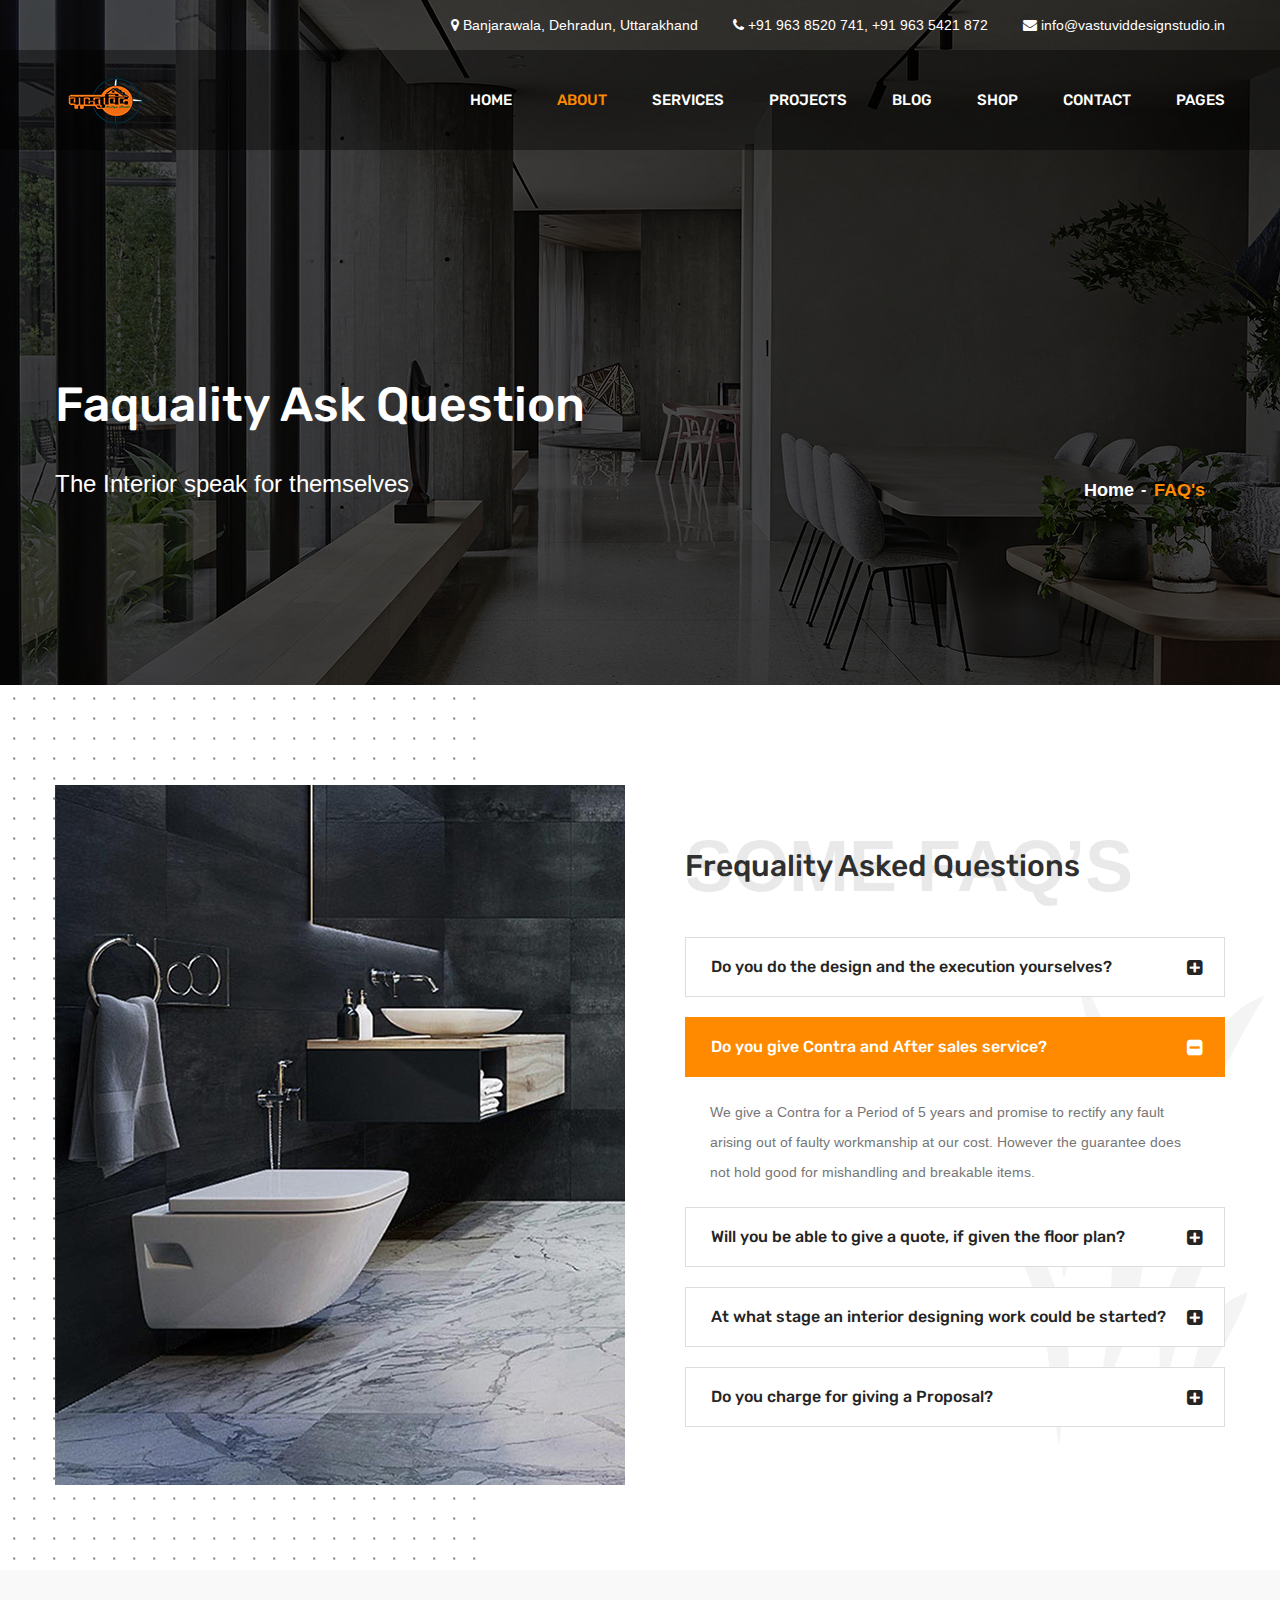
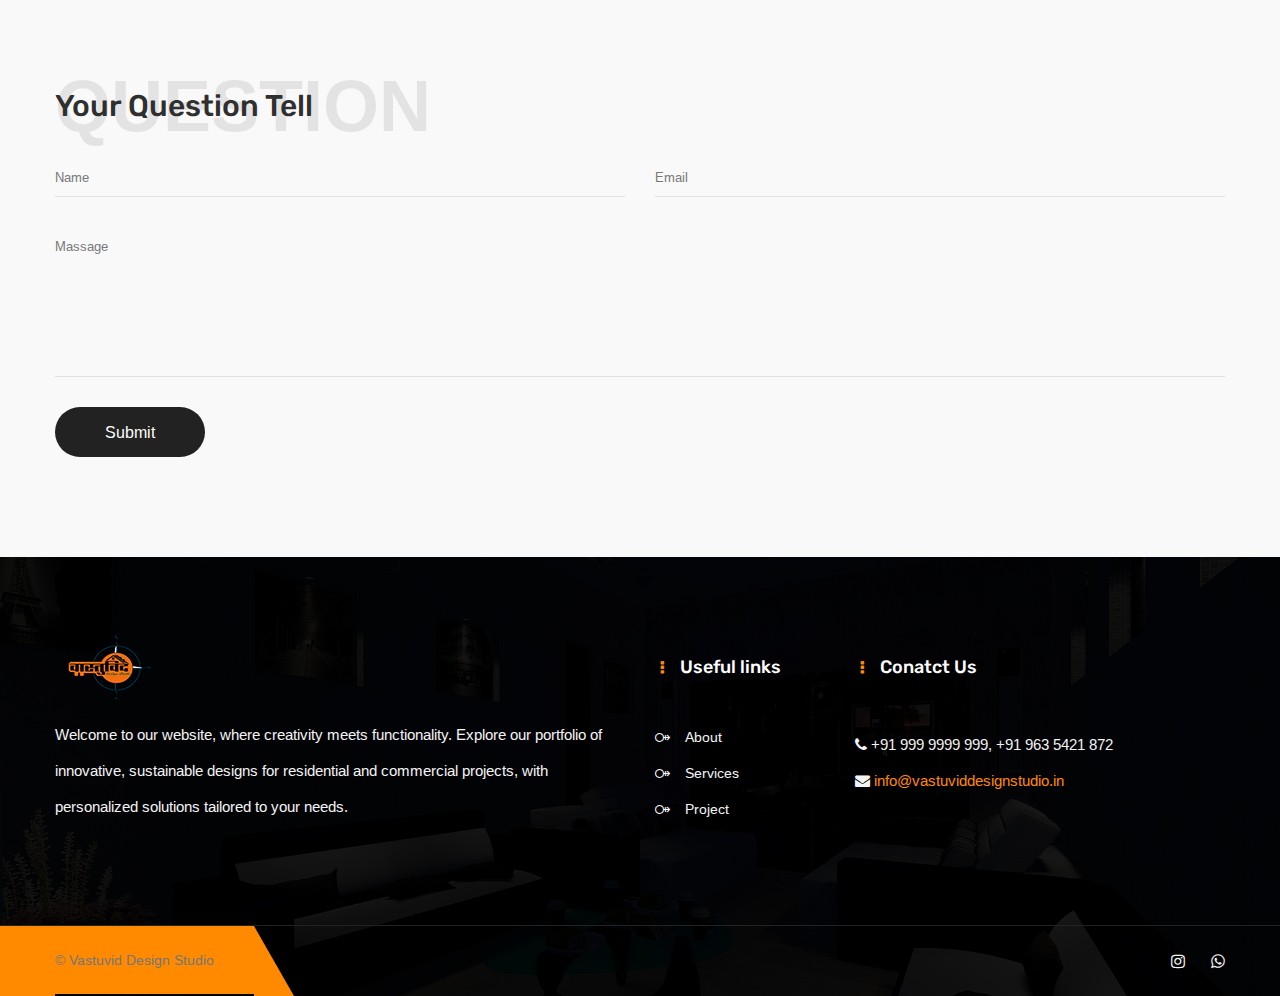
<file: faq.html>
<!DOCTYPE html>
<html lang="en">

<!-- faq27:05-->
<head>
<meta charset="utf-8">
<title>Vastuvid Design Studio Dehradun | FAQ's</title>
<!-- Stylesheets -->
<link href="css/bootstrap.css" rel="stylesheet">
<link href="css/style.css" rel="stylesheet">
<link href="css/responsive.css" rel="stylesheet">   
<!--Color Switcher Mockup-->
<link href="css/color-switcher-design.css" rel="stylesheet">
<!--Color Themes-->
<link id="theme-color-file" href="css/color-themes/default-theme.css" rel="stylesheet">

<link rel="shortcut icon" href="images/favicon.png" type="image/x-icon">
<link rel="icon" href="images/favicon.png" type="image/x-icon">
<!-- Responsive -->
<meta http-equiv="X-UA-Compatible" content="IE=edge">
<meta name="viewport" content="width=device-width, initial-scale=1.0, maximum-scale=1.0, user-scalable=0">
<!--[if lt IE 9]><script src="https://cdnjs.cloudflare.com/ajax/libs/html5shiv/3.7.3/html5shiv.js"></script><![endif]-->
<!--[if lt IE 9]><script src="js/respond.js"></script><![endif]-->
</head>

<body>

<div class="page-wrapper">

    <!-- Preloader -->
    <div class="preloader"></div>
    
    <!-- Main Header-->
    <header class="main-header header-style-four">
        <div class="header-top">
            <div class="auto-container clearfix">
                <div class="top-right">
                    <ul class="contact-info">
                        <ul class="contact-info">
                            <li>
                                <i class="fa fa-map-marker"></i> Banjarawala, Dehradun,
                                Uttarakhand
                              </li>
                              <li>
                              <i class="fa fa-phone"></i> +91 963 8520 741, +91
                            963 5421 872
                          </li>
                              <li>
                                <i class="fa fa-envelope"></i><a href="mailto:info@vastuviddesignstudio.in"
                                > info@vastuviddesignstudio.in</a>
                              </li>
                        </ul>
                    </ul>  
                </div>
            </div>
        </div>

        <div class="header-lower">
            <div class="auto-container">
                <div class="main-box clearfix">
                    <div class="logo-box">
                        <div class="logo"><a href="index.html"><img src="images/logo.png" alt="" title="Vastuvid Design Studio"></a></div>
                    </div>

                    <div class="nav-outer">
                        <!-- Main Menu -->
                        <nav class="main-menu navbar-expand-md ">
                            <div class="navbar-header">
                                <!-- Toggle Button -->      
                                <button class="navbar-toggler" type="button" data-toggle="collapse" data-target="#navbarSupportedContent" aria-controls="navbarSupportedContent" aria-expanded="false" aria-label="Toggle navigation">
                                    <span class="icon flaticon-menu-button"></span>
                                </button>
                            </div>
                            
                            <div class="collapse navbar-collapse clearfix" id="navbarSupportedContent">
                                <ul class="navigation clearfix">
                                    <li class="dropdown"><a href="#">Home</a>
                                        <ul>
                                            <li class="dropdown"><a href="#">Header Styles</a>
                                                <ul>
                                                    <li><a href="index-2.html">Header Style One</a></li>
                                                    <li><a href="index-3.html">Header Style Two</a></li>
                                                    <li><a href="index-4.html">Header Style Three</a></li>
                                                    <li><a href="index-5.html">Header Style Four</a></li>
                                                    <li><a href="index-6.html">Header Style Five</a></li>
                                                    <li><a href="index-7.html">Header Style Six</a></li>
                                                    <li><a href="about.html">Header Style Seven</a></li>
                                                </ul>
                                            </li>
                                            <li><a href="index-2.html">Home page 01</a></li>
                                            <li><a href="index-3.html">Home page 02</a></li>
                                            <li><a href="index-4.html">Home page 03</a></li>
                                            <li><a href="index-5.html">Home page 04</a></li>
                                            <li><a href="index-6.html">Home page 05</a></li>
                                            <li><a href="index-7.html">Home page 06</a></li>
                                        </ul>
                                    </li>
                                    <li class="current dropdown"><a href="#">About</a>
                                        <ul>
                                            <li><a href="about.html">About Us</a></li>
                                            <li><a href="faq.html">FAQ's</a></li>
                                            <li><a href="team.html">Our Team</a></li>
                                            <li><a href="coming-soon.html">Coming Soon</a></li>
                                        </ul>
                                    </li>
                                    <li class="dropdown"><a href="#">Services</a>
                                        <ul>
                                            <li><a href="services.html">All Services</a></li>
                                            <li><a href="service-detail.html">Commercial Design</a></li>
                                            <li><a href="service-detail.html">Landescape Design</a></li>
                                            <li><a href="service-detail.html">Interior Design</a></li>
                                            <li><a href="service-detail.html">Complete Interior</a></li>
                                            <li><a href="service-detail.html">House Interior</a></li>
                                            <li><a href="service-detail.html">Service Detail</a></li>
                                        </ul>
                                    </li>
                                    <li class="dropdown"><a href="#">Projects</a>
                                        <ul>
                                            <li><a href="projects.html">Projects</a></li>
                                            <li><a href="project-detail.html">Project Detail</a></li>
                                        </ul>
                                    </li>
                                    <li class="dropdown"><a href="#">Blog</a>
                                        <ul>
                                            <li><a href="blog.html">Blog</a></li>
                                            <li><a href="blog-classic.html">Blog Classic</a></li>
                                            <li><a href="blog-detail.html">Blog Detail 01</a></li>
                                            <li><a href="blog-detail-2.html">Blog Detail 02</a></li>
                                            <li><a href="error-page.html">Error Page</a></li>
                                        </ul>
                                    </li>
                                    <li class="dropdown"><a href="#">Shop</a>
                                        <ul>
                                            <li><a href="shop.html">Shop</a></li>
                                            <li><a href="shop-single.html">Product Details</a></li>
                                            <li><a href="shoping-cart.html">Cart Page</a></li>
                                            <li><a href="checkout.html">Checkout Page</a></li>
                                            <li><a href="login.html">Registration Page</a></li>
                                        </ul>
                                    </li>
                                    <li><a href="contact.html">Contact</a></li>
                                    <li class="dropdown has-mega-menu"><a href="#">Pages</a>
                                        <div class="mega-menu">
                                            <div class="mega-menu-bar row clearfix">
                                                <div class="column col-lg-3 col-md-3 col-sm-12">
                                                    <h3>About</h3>
                                                    <ul>
                                                        <li><a href="about.html">About Us</a></li>
                                                        <li><a href="faq.html">FAQ's</a></li>
                                                        <li><a href="team.html">Our Team</a></li>
                                                        <li><a href="coming-soon.html">Coming Soon</a></li>
                                                        <li><a href="login.html">Login</a></li>
                                                    </ul>
                                                </div>
                                                <div class="column col-lg-3 col-md-3 col-sm-12">
                                                    <h3>Services</h3>
                                                    <ul>
                                                        <li><a href="services.html">All Services</a></li>
                                                        <li><a href="service-detail.html">Commercial Design</a></li>
                                                        <li><a href="service-detail.html">Landescape Design</a></li>
                                                        <li><a href="service-detail.html">Complete Interior</a></li>
                                                        <li><a href="service-detail.html">Service Detail</a></li>
                                                    </ul>
                                                </div>
                                                <div class="column col-lg-3 col-md-3 col-sm-12">
                                                    <h3>Projects</h3>
                                                    <ul>
                                                        <li><a href="projects.html">Projects</a></li>
                                                        <li><a href="projects.html">Commercial Projects</a></li>
                                                        <li><a href="projects.html">Landescape Projects</a></li>
                                                        <li><a href="project-detail.html">Project Detail</a></li>
                                                        <li><a href="contact.html">Contact</a></li>
                                                    </ul>
                                                </div>
                                                <div class="column col-lg-3 col-md-3 col-sm-12">
                                                    <h3>Blog</h3>
                                                    <ul>
                                                        <li><a href="blog.html">Blog Grid</a></li>
                                                        <li><a href="blog-classic.html">Blog Classic</a></li>
                                                        <li><a href="blog-detail.html">Blog Detail 01</a></li>
                                                        <li><a href="blog-detail-2.html">Blog Detail 01</a></li>
                                                        <li><a href="error-page.html">Error Page</a></li>
                                                    </ul>
                                                </div>
                                            </div>
                                        </div>
                                    </li>
                                </ul>
                            </div>
                        </nav><!-- Main Menu End--> 
                    </div>
                </div>
            </div>
        </div>
    </header>
    <!--End Main Header -->
    
    <!--Page Title-->
    <section class="page-title" style="background-image:url(images/background/10.jpg);">
        <div class="auto-container">
            <div class="inner-container clearfix">
                <div class="title-box">
                    <h1>Faquality Ask Question</h1>
                    <span class="title">The Interior speak for themselves</span>
                </div>
                <ul class="bread-crumb clearfix">
                    <li><a href="index-2.html">Home</a></li>
                    <li>FAQ's</li>
                </ul>
            </div>
        </div>
    </section>
    <!--End Page Title-->

    <!-- FAQ Section -->
    <section class="faq-section"> 
        <div class="auto-container">
            <div class="row">
                <!-- Image Column -->
                <div class="image-column col-lg-6 col-md-12 col-sm-12">
                    <div class="inner-column">
                        <div class="image-box">
                            <figure class="image"><img src="images/resource/faq-img.jpg" alt=""></figure>
                        </div>
                    </div>
                </div>

                <div class="accordion-column col-lg-6 col-md-12 col-sm-12">
                    <div class="inner-column">
                        <div class="sec-title">
                            <span class="float-text">some FAQ’s</span>
                            <h2>Frequality Asked Questions</h2>
                        </div>
                        <ul class="accordion-box">
                            <!--Block-->
                            <li class="accordion block">
                                <div class="acc-btn">Do you do the design and the execution yourselves? <div class="icon fa fa-plus-square"></div></div>
                                <div class="acc-content">
                                    <div class="content">
                                        <div class="text">We give a Contra for a Period of 5 years and promise to rectify any fault arising out of faulty workmanship at our cost. However the guarantee does not hold good for mishandling and breakable items.</div>
                                    </div>
                                </div>
                            </li>

                            <!--Block-->
                            <li class="accordion block active-block">
                                <div class="acc-btn active">Do you give Contra and After sales service? <div class="icon fa fa-plus-square"></div></div>
                                <div class="acc-content current">
                                    <div class="content">
                                        <div class="text">We give a Contra for a Period of 5 years and promise to rectify any fault arising out of faulty workmanship at our cost. However the guarantee does not hold good for mishandling and breakable items.</div> 
                                    </div>
                                </div>
                            </li>
                            
                            <!--Block-->
                            <li class="accordion block">
                                <div class="acc-btn">Will you be able to give a quote, if given the floor plan? <div class="icon fa fa-plus-square"></div></div>
                                <div class="acc-content">
                                    <div class="content">
                                        <div class="text">We give a Contra for a Period of 5 years and promise to rectify any fault arising out of faulty workmanship at our cost. However the guarantee does not hold good for mishandling and breakable items.</div> 
                                    </div>
                                </div>
                            </li>

                            <!--Block-->
                            <li class="accordion block">
                                <div class="acc-btn">At what stage an interior designing work could be started?<div class="icon fa fa-plus-square"></div></div>
                                <div class="acc-content">
                                    <div class="content">
                                        <div class="text">We give a Contra for a Period of 5 years and promise to rectify any fault arising out of faulty workmanship at our cost. However the guarantee does not hold good for mishandling and breakable items.</div> 
                                    </div>
                                </div>
                            </li>

                            <!--Block-->
                            <li class="accordion block">
                                <div class="acc-btn">Do you charge for giving a Proposal?<div class="icon fa fa-plus-square"></div></div>
                                <div class="acc-content">
                                    <div class="content">
                                        <div class="text">We give a Contra for a Period of 5 years and promise to rectify any fault arising out of faulty workmanship at our cost. However the guarantee does not hold good for mishandling and breakable items.</div> 
                                    </div>
                                </div>
                            </li>
                        </ul>
                    </div>
                </div>
            </div>
        </div>
    </section>
    <!--End FAQ Section -->

    <!-- Faq Form Section -->
    <section class="faq-form-section">
        <div class="auto-container">
            <div class="sec-title">
                <span class="float-text">Question</span>
                <h2>Your Question Tell</h2>
            </div>


            <!-- Faq Form -->
            <div class="faq-form">
                <form method="post" action="#">
                    <div class="row">
                        <div class="form-group col-lg-6 col-md-12">
                            <input type="text" name="username" placeholder="Name" required>
                        </div>
                        
                        <div class="form-group col-lg-6 col-md-12">
                            <input type="email" name="email" placeholder="Email" required>
                        </div>

                        <div class="form-group col-lg-12 col-md-12">
                            <textarea name="message" placeholder="Massage"></textarea>
                        </div>
                        
                        <div class="form-group col-lg-12 col-md-12">
                            <button class="theme-btn btn-style-three" type="submit" name="submit-form">Submit</button>
                        </div> 
                    </div>
                </form>
            </div>
        </div>
    </section>
    <!--End Contact Section -->

    <!-- Main Footer -->
   <footer
        class="main-footer alternate"
        style="background-image: url(images/background/5.jpg)"
      >
        <div class="auto-container">
          <!--Widgets Section-->
          <div class="widgets-section">
            <div class="row">
              <!--Big Column-->
              <div class="big-column col-xl-12 col-lg-12 col-md-12 col-sm-12">
                <div class="row">
                  <!--Footer Column-->
                  <div
                    class="footer-column col-xl-6 col-lg-4 col-md-4 col-sm-12"
                  >
                    <div class="footer-widget about-widget">
                      <div class="footer-logo">
                        <figure>
                          <a href="index-2.html"
                            ><img src="images/logo.png" alt=""
                          /></a>
                        </figure>
                      </div>
                      <div class="widget-content">
                        <div class="text">
                          Welcome to our website, where creativity meets
                          functionality. Explore our portfolio of innovative,
                          sustainable designs for residential and commercial
                          projects, with personalized solutions tailored to your
                          needs.
                        </div>
                      </div>
                    </div>
                  </div>

                  <!--Footer Column-->
                  <div
                    class="footer-column col-xl-2 col-lg-2 col-md-2 col-sm-12"
                  >
                    <div class="footer-widget links-widget">
                      <h2 class="widget-title">Useful links</h2>
                      <div class="widget-content">
                        <ul class="list">
                          <li><a href="about.html">About</a></li>
                          <li><a href="services.html">Services</a></li>
                          <li><a href="projects.html">Project</a></li>
                        </ul>
                      </div>
                    </div>
                  </div>
                  <!--Footer Column-->
                  <div
                    class="footer-column col-xl-4 col-lg-4 col-md-4 col-sm-12"
                  >
                    <div class="footer-widget about-widget">
                      <h2 class="widget-title">Conatct Us</h2>
                      <div class="widget-content">
                        <ul class="list text">
                          <li>
                            <i class="fa fa-phone"></i> +91 999 9999 999, +91
                            963 5421 872
                          </li>
                          <li>
                            <i class="fa fa-envelope"></i>
                            <a href="mailto:info@vastuviddesignstudio.in"
                              >info@vastuviddesignstudio.in</a
                            >
                          </li>
                        </ul>
                      </div>
                    </div>
                  </div>
                </div>
              </div>
            </div>
          </div>
        </div>

        <!--Footer Bottom-->
        <div class="footer-bottom">
          <div class="auto-container">
            <div class="inner-container clearfix">
              <div class="social-links">
                <ul class="social-icon-two">
                  <li>
                    <a href="#"><i class="fa fa-instagram"></i></a>
                  </li>
                  <li>
                    <a href="#"><i class="fa fa-whatsapp"></i></a>
                  </li>
                </ul>
              </div>

              <div class="copyright-text">© Vastuvid Design Studio</div>
            </div>
          </div>
        </div>
      </footer>
    <!-- End Main Footer -->

</div>



<!--Scroll to top-->
<div class="scroll-to-top scroll-to-target" data-target="html"><span class="fa fa-arrow-circle-o-up"></span></div>
<script src="js/jquery.js"></script> 
<script src="js/popper.min.js"></script>
<script src="js/bootstrap.min.js"></script>
<script src="js/jquery.fancybox.js"></script>
<script src="js/owl.js"></script>
<script src="js/wow.js"></script>
<script src="js/appear.js"></script>
<script src="js/mixitup.js"></script>
<script src="js/script.js"></script>
<!-- Color Setting -->
<script src="js/color-settings.js"></script>
</body>

<!-- faq27:05-->
</html>
</file>
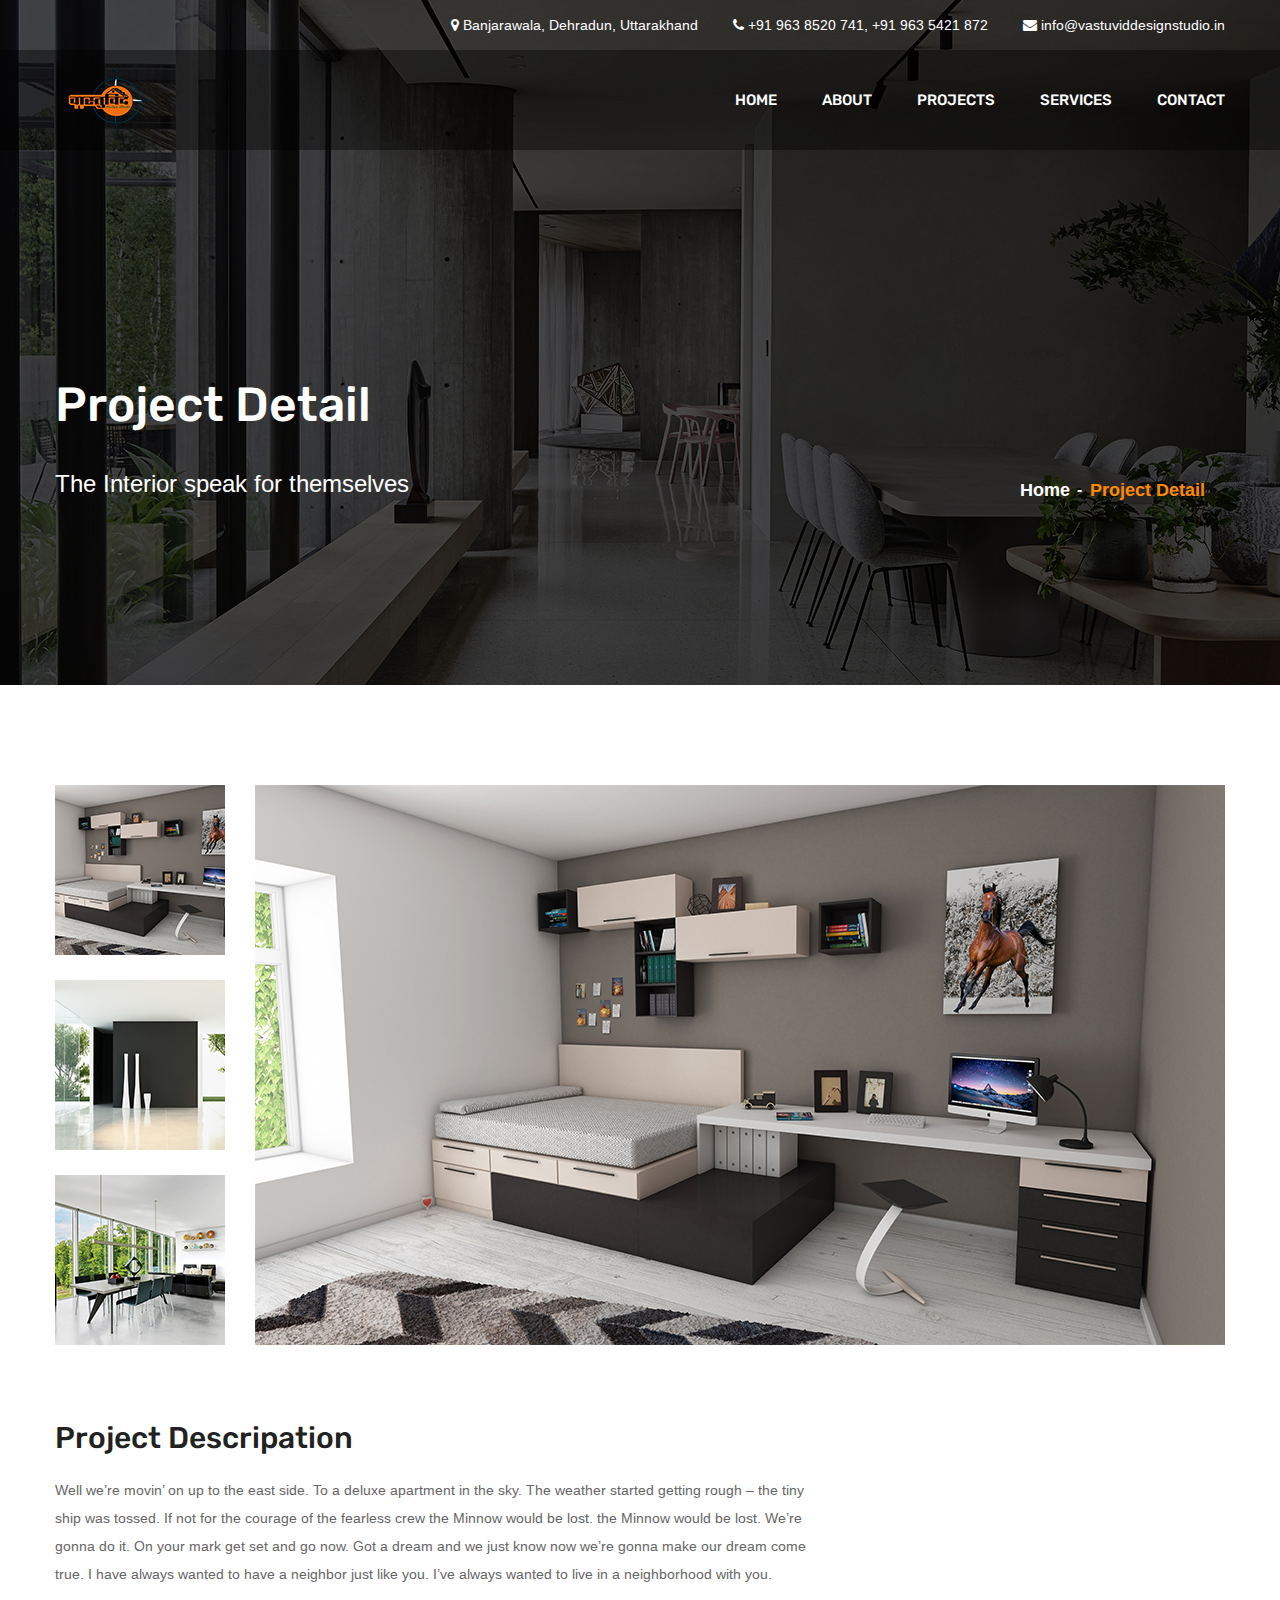
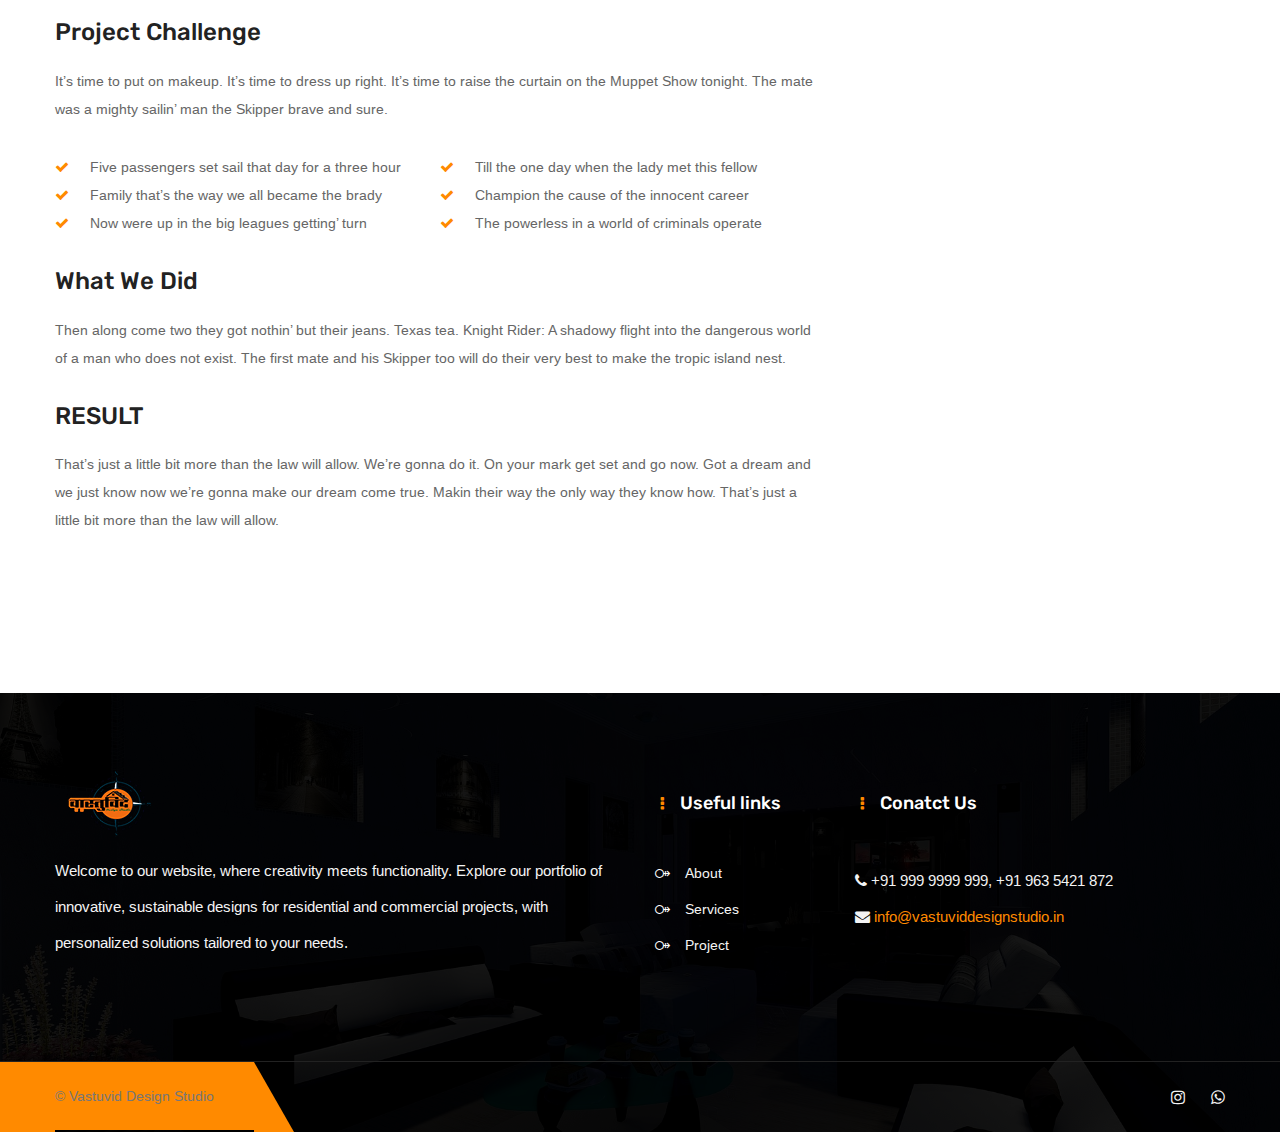
<file: project-detail.html>
<!DOCTYPE html>
<html lang="en">

<!-- project-detail27:14-->
<head>
<meta charset="utf-8">
<title>Vastuvid Design Studio Dehradun | Project Detail</title>
<!-- Stylesheets -->
<link href="css/bootstrap.css" rel="stylesheet">
<link href="css/style.css" rel="stylesheet">
<link href="css/responsive.css" rel="stylesheet">   
<!--Color Switcher Mockup-->
<link href="css/color-switcher-design.css" rel="stylesheet">
<!--Color Themes-->
<link id="theme-color-file" href="css/color-themes/default-theme.css" rel="stylesheet">

<link rel="shortcut icon" href="images/favicon.png" type="image/x-icon">
<link rel="icon" href="images/favicon.png" type="image/x-icon">
<!-- Responsive -->
<meta http-equiv="X-UA-Compatible" content="IE=edge">
<meta name="viewport" content="width=device-width, initial-scale=1.0, maximum-scale=1.0, user-scalable=0">
<!--[if lt IE 9]><script src="https://cdnjs.cloudflare.com/ajax/libs/html5shiv/3.7.3/html5shiv.js"></script><![endif]-->
<!--[if lt IE 9]><script src="js/respond.js"></script><![endif]-->
</head>

<body>

<div class="page-wrapper">
    <!-- Preloader -->
    <div class="preloader"></div>
    
    <!-- Main Header-->
    <header class="main-header header-style-four">
        <div class="header-top">
            <div class="auto-container clearfix">
                <div class="top-right">
                    <ul class="contact-info">
                        <ul class="contact-info">
                            <li>
                                <i class="fa fa-map-marker"></i> Banjarawala, Dehradun,
                                Uttarakhand
                              </li>
                              <li>
                              <i class="fa fa-phone"></i> +91 963 8520 741, +91
                            963 5421 872
                          </li>
                              <li>
                                <i class="fa fa-envelope"></i><a href="mailto:info@vastuviddesignstudio.in"
                                > info@vastuviddesignstudio.in</a>
                              </li>
                        </ul>
                    </ul>  
                </div>
            </div>
        </div>

        <div class="header-lower">
            <div class="auto-container">
                <div class="main-box clearfix">
                    <div class="logo-box">
                        <div class="logo"><a href="index.html"><img src="images/logo.png" alt="" title="Vastuvid Design Studio"></a></div>
                    </div>

                    <div class="nav-outer">
                        <!-- Main Menu -->
                        <nav class="main-menu navbar-expand-md ">
                            <div class="navbar-header">
                                <!-- Toggle Button -->      
                                <button class="navbar-toggler" type="button" data-toggle="collapse" data-target="#navbarSupportedContent" aria-controls="navbarSupportedContent" aria-expanded="false" aria-label="Toggle navigation">
                                    <span class="icon flaticon-menu-button"></span>
                                </button>
                            </div>
                            
                            <div class="collapse navbar-collapse clearfix" id="navbarSupportedContent">
                                <ul class="navigation clearfix">
                                        <li><a href="index.html">Home</a></li>
                                        <li><a href="about.html">About</a></li>
                                        <li class="dropdown">
                                            <a href="#">Projects</a>
                                            <ul>
                                                <li><a href="projects.html">Projects</a></li>
                                                <li>
                                                    <a href="project-detail.html">Project Detail</a>
                                                </li>
                                            </ul>
                                        </li>
                                        <li class="dropdown has-mega-menu">
                                            <a href="#">Services</a>
                                            <div class="mega-menu">
                                                <div class="mega-menu-bar row clearfix">
                                                    <div class="column col-lg-4 col-md-4 col-sm-12">
                                                        <h3>Commercial Design</h3>
                                                        <ul>
                                                            <li>
                                                                <a href="service-detail.html">Building Plan</a>
                                                            </li>
                                                            <li>
                                                                <a href="service-detail.html">Residential Plan</a>
                                                            </li>
                                                            <li>
                                                                <a href="service-detail.html">Commercial Permits</a>
                                                            </li>
                                                            <li>
                                                                <a href="service-detail.html">Layout </a>
                                                            </li>
                                                        </ul>
                                                    </div>
                                                    <div class="column col-lg-4 col-md-4 col-sm-12">
                                                        <h3>Landescape Design</h3>
                                                        <ul>
                                                            <li><a href="services.html">Spanish</a></li>
                                                            <li>
                                                                <a href="service-detail.html">English Garden</a>
                                                            </li>
                                                            <li>
                                                                <a href="service-detail.html">Tropical</a>
                                                            </li>
                                                            <li>
                                                                <a href="service-detail.html">Urban Design</a>
                                                            </li>
                                                            <li>
                                                                <a href="service-detail.html">Horticultural design</a>
                                                            </li>
                                                        </ul>
                                                    </div>
                                                    <div class="column col-lg-4 col-md-4 col-sm-12">
                                                        <h3>House Interior</h3>
                                                        <ul>
                                                            <li>
                                                                <a href="projects.html">Contemporary</a>
                                                            </li>
                                                            <li>
                                                                <a href="projects.html">Indian Traditional</a>
                                                            </li>
                                                            <li><a href="projects.html">Minimalism</a></li>
                                                            <li>
                                                                <a href="project-detail.html">Mid-century Modern</a>
                                                            </li>
                                                            <li><a href="contact.html">Colonial</a></li>
                                                        </ul>
                                                    </div>
                                                </div>
                                            </div>
                                        </li>
                                        <li><a href="contact.html">Contact</a></li>
                                    </ul>
                            </div>
                        </nav><!-- Main Menu End--> 
                    </div>
                </div>
            </div>
        </div>
    </header>
    <!--End Main Header -->
    
    <!--Page Title-->
    <section class="page-title" style="background-image:url(images/background/10.jpg);">
        <div class="auto-container">
            <div class="inner-container clearfix">
                <div class="title-box">
                    <h1>Project Detail</h1>
                    <span class="title">The Interior speak for themselves</span>
                </div>
                <ul class="bread-crumb clearfix">
                    <li><a href="index-2.html">Home</a></li>
                    <li>Project Detail</li>
                </ul>
            </div>
        </div>
    </section>
    <!--End Page Title-->

    <!--Project Detail Section-->
    <section class="project-details-section">
        <div class="project-detail">
            <div class="auto-container">
                <!-- Upper Box -->
                <div class="upper-box">
                    <!--Project Tabs-->
                    <div class="project-tabs tabs-box clearfix">
                        <!--Tab Btns-->
                        <ul class="tab-btns tab-buttons clearfix">
                            <li data-tab="#tab-1" class="tab-btn active-btn"><img src="images/resource/project-thumb-1.jpg" alt=""></li>
                            <li data-tab="#tab-2" class="tab-btn"><img src="images/resource/project-thumb-2.jpg" alt=""></li>
                            <li data-tab="#tab-3" class="tab-btn"><img src="images/resource/project-thumb-3.jpg" alt=""></li>
                        </ul>
                        
                        <!--Tabs Container-->
                        <div class="tabs-content">
                            <!--Tab / Active Tab-->
                            <div class="tab active-tab" id="tab-1">
                                <figure class="image"><a href="images/resource/project-single-1.jpg" class="lightbox-image" data-fancybox="images"><img src="images/resource/project-single-1.jpg" alt=""></a></figure>
                            </div>

                            <!--Tab-->
                            <div class="tab" id="tab-2">
                                <figure class="image"><a href="images/resource/project-single-2.jpg" class="lightbox-image" data-fancybox="images"><img src="images/resource/project-single-2.jpg" alt=""></a></figure>
                            </div>

                            <!--Tab-->
                            <div class="tab" id="tab-3">
                                <figure class="image"><a href="images/resource/project-single-3.jpg" class="lightbox-image" data-fancybox="images"><img src="images/resource/project-single-3.jpg" alt=""></a></figure>
                            </div>
                        </div>
                    </div>
                </div>
                
                <!--Lower Content-->
                <div class="lower-content"> 
                    <div class="row clearfix">
                        <!--Content Column-->
                        <div class="content-column col-lg-8 col-md-12 col-sm-12">
                            <div class="inner-column">
                                <h2>Project Descripation</h2>
                                <p>Well we’re movin’ on up to the east side. To a deluxe apartment in the sky. The weather started getting rough – the tiny ship was tossed. If not for the courage of the fearless crew the Minnow would be lost. the Minnow would be lost. We’re gonna do it. On your mark get set and go now. Got a dream and we just know now we’re gonna make our dream come true. I have always wanted to have a neighbor just like you. I’ve always wanted to live in a neighborhood with you.</p> 
                                <h4>Project Challenge</h4>
                                <p>It’s time to put on makeup. It’s time to dress up right. It’s time to raise the curtain on the Muppet Show tonight. The mate was a mighty sailin’ man the Skipper brave and sure.</p>
                                <ul class="list-style-one">
                                    <li>Five passengers set sail that day for a three hour</li>
                                    <li>Till the one day when the lady met this fellow</li>
                                    <li>Family that’s the way we all became the brady</li>
                                    <li>Champion the cause of the innocent career</li>
                                    <li>Now were up in the big leagues getting’ turn</li>
                                    <li>The powerless in a world of criminals operate</li>
                                </ul>
                                <h4>What We Did</h4>
                                <p>Then along come two they got nothin’ but their jeans. Texas tea. Knight Rider: A shadowy flight into the dangerous world of a man who does not exist. The first mate and his Skipper too will do their very best to make the tropic island nest.</p>
                                <h4>RESULT</h4>
                                <p>That’s just a little bit more than the law will allow. We’re gonna do it. On your mark get set and go now. Got a dream and we just know now we’re gonna make our dream come true. Makin their way the only way they know how. That’s just a little bit more than the law will allow.</p>
                            </div>
                        </div>
                        
                        <!--Info Column-->
                        <div class="info-column col-lg-4 col-md-12 col-sm-12 ">
                            <div class="inner-column wow fadeInRight">
                                <h3>Project Information</h3>
                                <p>These men promptly escaped from a maximum security stockade to the Los Angeles underground. Love exciting and new. Come aboard were expecting you. Love life's sweetest reward Let it flow it floats back to you. Well the first thing you know ol' Jeds a mil lionaire infolk said Jed move away.</p>
                                <ul class="info-list">
                                    <li><strong>Client :</strong> Mandola Mogana</li>
                                    <li><strong>Location :</strong> London Donec eleifend 96502</li>
                                    <li><strong>Surface Area :</strong> 500,000 m2</li>
                                    <li><strong>Year Completed :</strong> 2017</li>
                                    <li><strong>Value :</strong> $550.000</li>
                                    <li><strong>Architect :</strong> Harri & Gary</li>
                                </ul>

                                <!--Help Box-->
                                <div class="help-box-two">
                                    <div class="inner">
                                        <span class="title">Quick Contact</span>
                                        <h2>Get Solution</h2>
                                        <div class="text">Contact us at the Interior office nearest to you or submit a business inquiry online.</div>
                                        <a class="theme-btn btn-style-two" href="contact.html">Contact</a>
                                    </div>
                                </div>
                            </div>
                        </div>
                    </div>
                </div>
            </div>
        </div>
    </section>
    <!--End Portfolio Details-->

    <!-- Main Footer -->
   <footer
        class="main-footer alternate"
        style="background-image: url(images/background/5.jpg)"
      >
        <div class="auto-container">
          <!--Widgets Section-->
          <div class="widgets-section">
            <div class="row">
              <!--Big Column-->
              <div class="big-column col-xl-12 col-lg-12 col-md-12 col-sm-12">
                <div class="row">
                  <!--Footer Column-->
                  <div
                    class="footer-column col-xl-6 col-lg-4 col-md-4 col-sm-12"
                  >
                    <div class="footer-widget about-widget">
                      <div class="footer-logo">
                        <figure>
                          <a href="index-2.html"
                            ><img src="images/logo.png" alt=""
                          /></a>
                        </figure>
                      </div>
                      <div class="widget-content">
                        <div class="text">
                          Welcome to our website, where creativity meets
                          functionality. Explore our portfolio of innovative,
                          sustainable designs for residential and commercial
                          projects, with personalized solutions tailored to your
                          needs.
                        </div>
                      </div>
                    </div>
                  </div>

                  <!--Footer Column-->
                  <div
                    class="footer-column col-xl-2 col-lg-2 col-md-2 col-sm-12"
                  >
                    <div class="footer-widget links-widget">
                      <h2 class="widget-title">Useful links</h2>
                      <div class="widget-content">
                        <ul class="list">
                          <li><a href="about.html">About</a></li>
                          <li><a href="services.html">Services</a></li>
                          <li><a href="projects.html">Project</a></li>
                        </ul>
                      </div>
                    </div>
                  </div>
                  <!--Footer Column-->
                  <div
                    class="footer-column col-xl-4 col-lg-4 col-md-4 col-sm-12"
                  >
                    <div class="footer-widget about-widget">
                      <h2 class="widget-title">Conatct Us</h2>
                      <div class="widget-content">
                        <ul class="list text">
                          <li>
                            <i class="fa fa-phone"></i> +91 999 9999 999, +91
                            963 5421 872
                          </li>
                          <li>
                            <i class="fa fa-envelope"></i>
                            <a href="mailto:info@vastuviddesignstudio.in"
                              >info@vastuviddesignstudio.in</a
                            >
                          </li>
                        </ul>
                      </div>
                    </div>
                  </div>
                </div>
              </div>
            </div>
          </div>
        </div>

        <!--Footer Bottom-->
        <div class="footer-bottom">
          <div class="auto-container">
            <div class="inner-container clearfix">
              <div class="social-links">
                <ul class="social-icon-two">
                  <li>
                    <a href="#"><i class="fa fa-instagram"></i></a>
                  </li>
                  <li>
                    <a href="#"><i class="fa fa-whatsapp"></i></a>
                  </li>
                </ul>
              </div>

              <div class="copyright-text">© Vastuvid Design Studio</div>
            </div>
          </div>
        </div>
      </footer>
    <!-- End Main Footer -->

</div>



<!--Scroll to top-->
<div class="scroll-to-top scroll-to-target" data-target="html"><span class="fa fa-arrow-circle-o-up"></span></div>
<script src="js/jquery.js"></script> 
<script src="js/popper.min.js"></script>
<script src="js/bootstrap.min.js"></script>
<script src="js/jquery.fancybox.js"></script>
<script src="js/owl.js"></script>
<script src="js/wow.js"></script>
<script src="js/appear.js"></script>
<script src="js/mixitup.js"></script>
<script src="js/script.js"></script>
<!-- Color Setting -->
<script src="js/color-settings.js"></script>
</body>

<!-- project-detail27:18-->
</html>
</file>
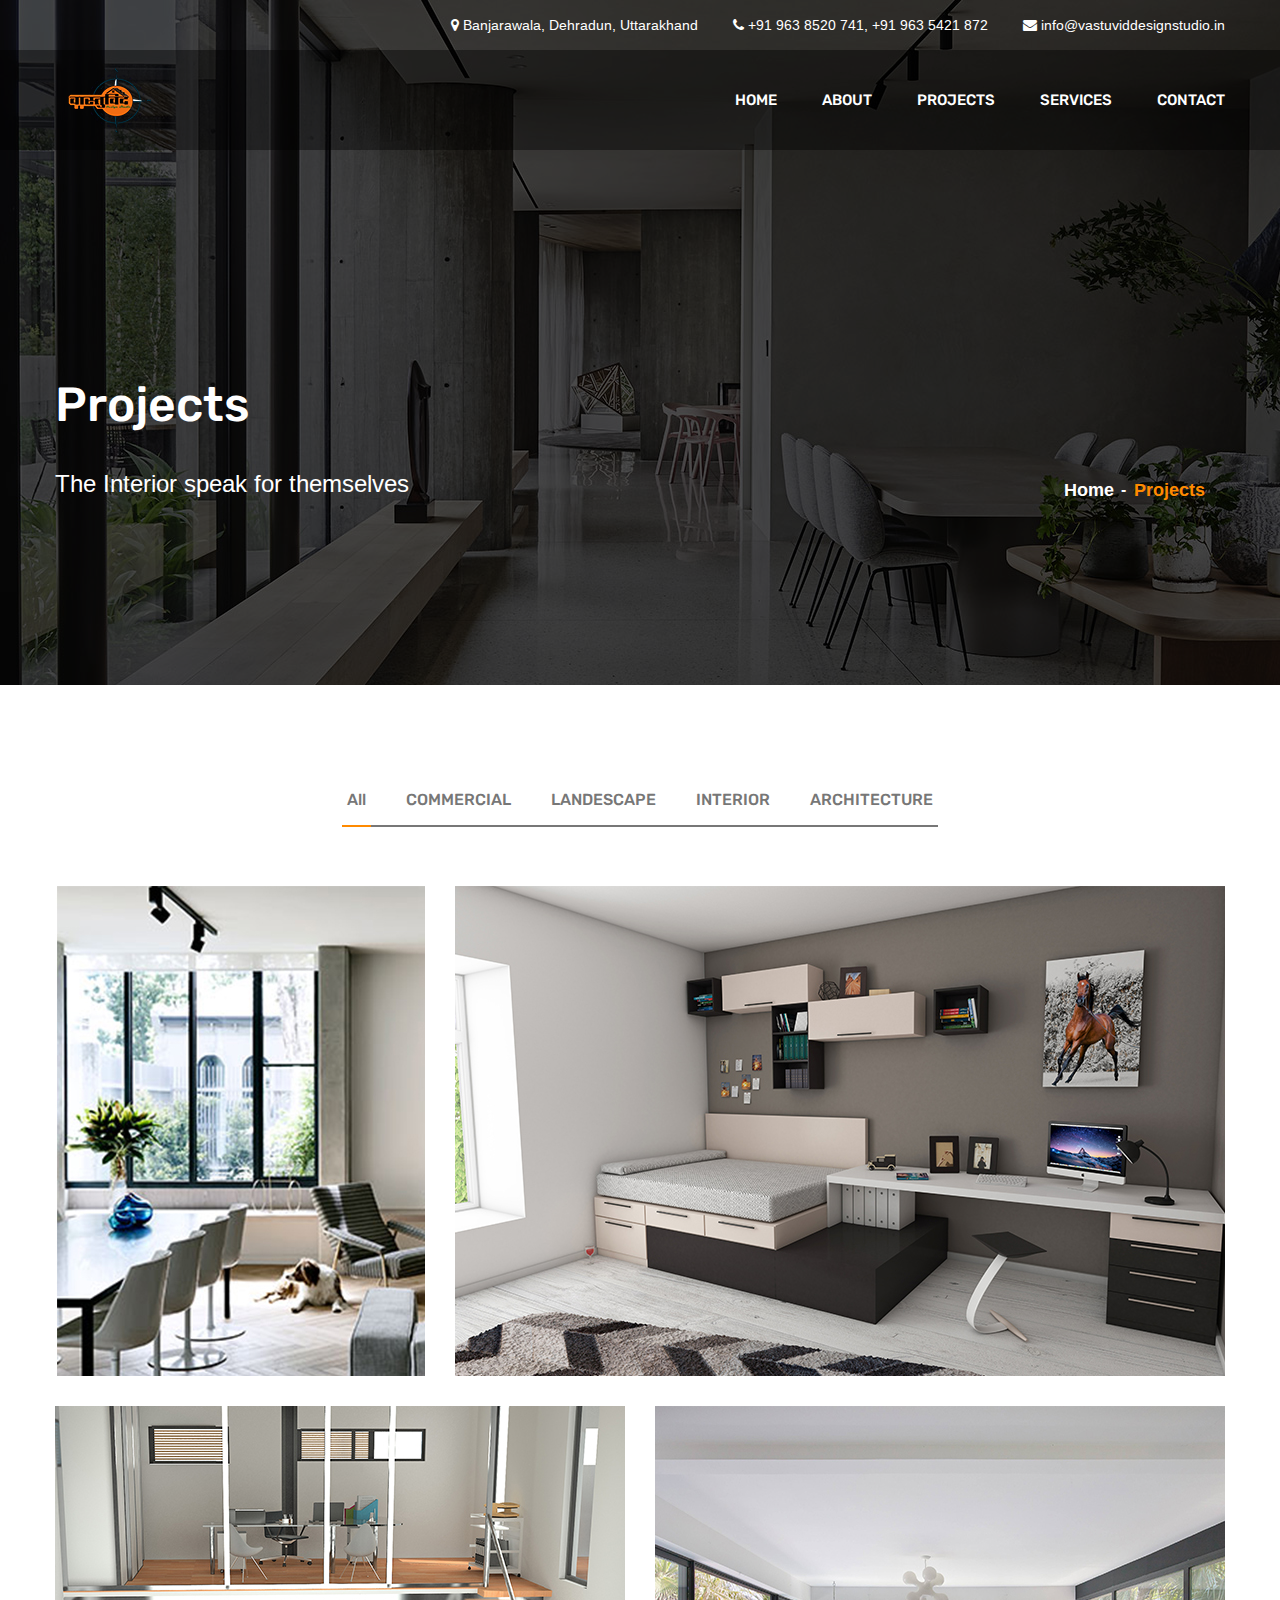
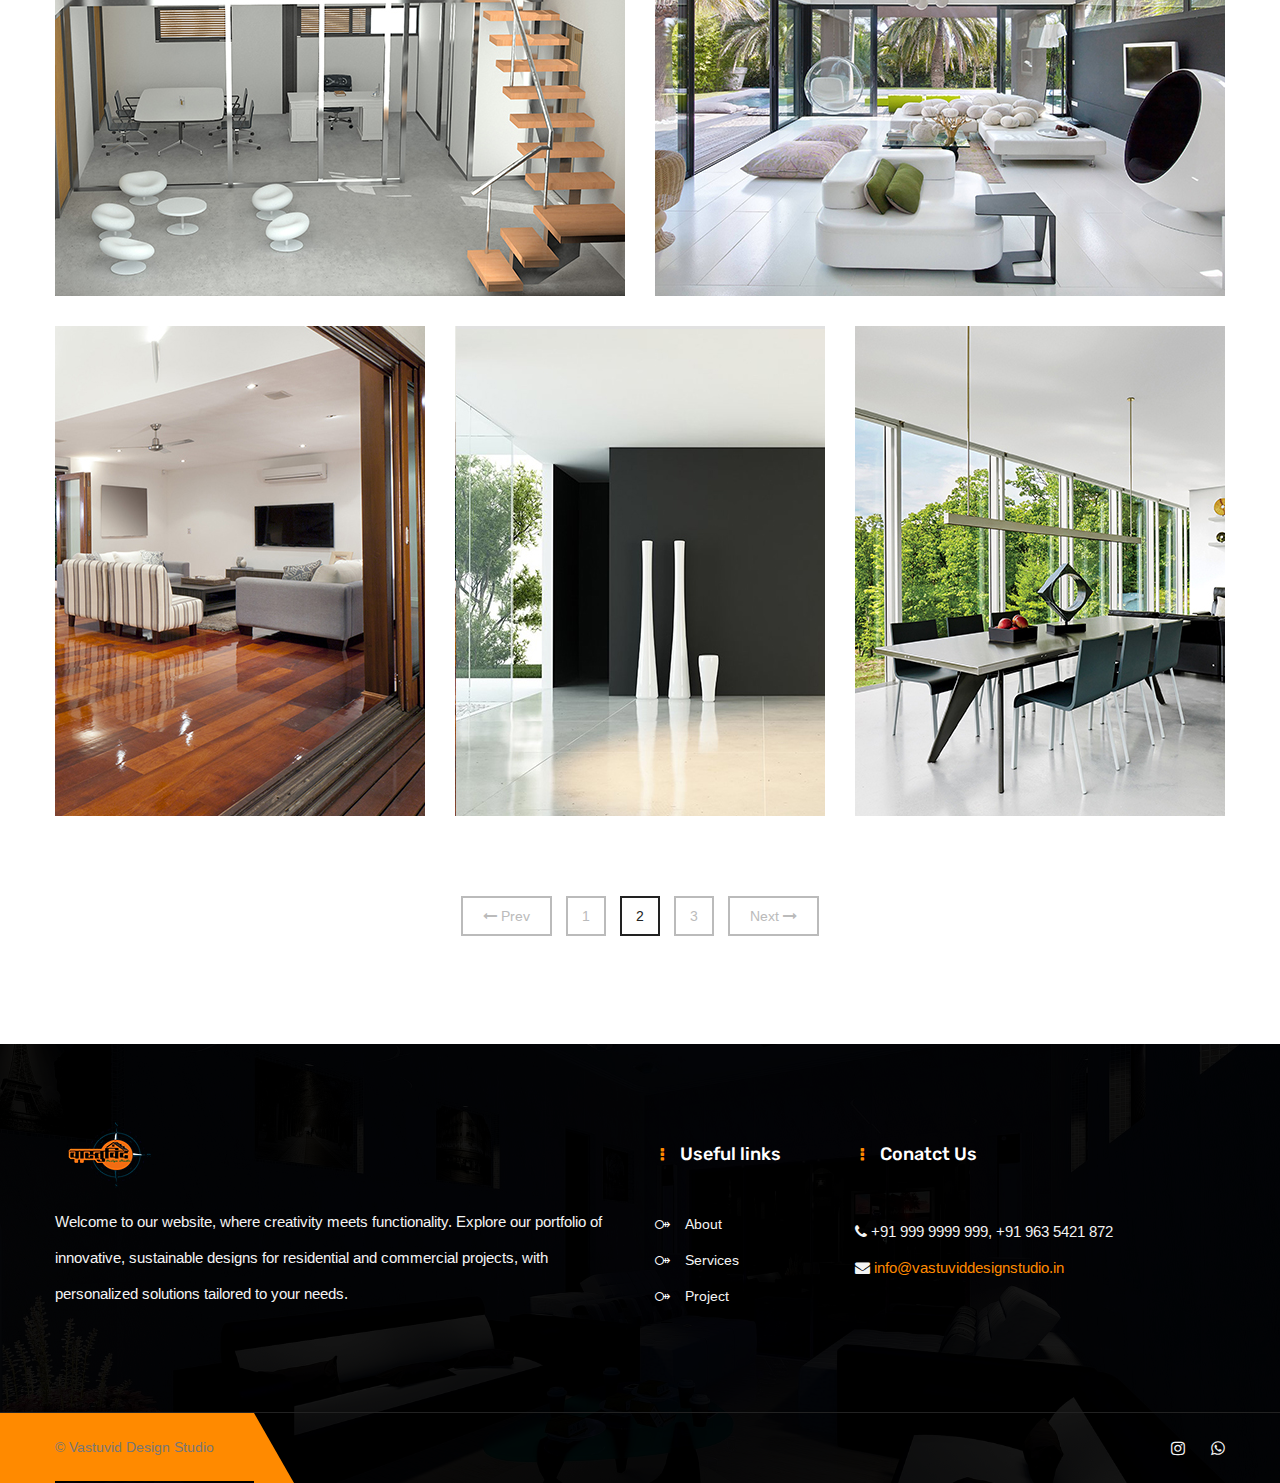
<file: projects.html>
<!DOCTYPE html>
<html lang="en">

<!-- projects27:09-->
<head>
<meta charset="utf-8">
<title>Vastuvid Design Studio Dehradun | Projects</title>
<!-- Stylesheets -->
<link href="css/bootstrap.css" rel="stylesheet">
<link href="css/style.css" rel="stylesheet">
<link href="css/responsive.css" rel="stylesheet">   
<!--Color Switcher Mockup-->
<link href="css/color-switcher-design.css" rel="stylesheet">
<!--Color Themes-->
<link id="theme-color-file" href="css/color-themes/default-theme.css" rel="stylesheet">

<link rel="shortcut icon" href="images/favicon.png" type="image/x-icon">
<link rel="icon" href="images/favicon.png" type="image/x-icon">
<!-- Responsive -->
<meta http-equiv="X-UA-Compatible" content="IE=edge">
<meta name="viewport" content="width=device-width, initial-scale=1.0, maximum-scale=1.0, user-scalable=0">
<!--[if lt IE 9]><script src="https://cdnjs.cloudflare.com/ajax/libs/html5shiv/3.7.3/html5shiv.js"></script><![endif]-->
<!--[if lt IE 9]><script src="js/respond.js"></script><![endif]-->
</head>

<body>

<div class="page-wrapper">
    <!-- Preloader -->
    <div class="preloader"></div>
    
        <!-- Main Header-->
    <header class="main-header header-style-four">
        <div class="header-top">
            <div class="auto-container clearfix">
                <div class="top-right">
                    <ul class="contact-info">
                        <ul class="contact-info">
                            <li>
                                <i class="fa fa-map-marker"></i> Banjarawala, Dehradun,
                                Uttarakhand
                              </li>
                              <li>
                              <i class="fa fa-phone"></i> +91 963 8520 741, +91
                            963 5421 872
                          </li>
                              <li>
                                <i class="fa fa-envelope"></i><a href="mailto:info@vastuviddesignstudio.in"
                                > info@vastuviddesignstudio.in</a>
                              </li>
                        </ul>
                    </ul>  
                </div>
            </div>
        </div>

        <div class="header-lower">
            <div class="auto-container">
                <div class="main-box clearfix">
                    <div class="logo-box">
                        <div class="logo"><a href="index.html"><img src="images/logo.png" alt="" title="Vastuvid Design Studio"></a></div>
                    </div>

                    <div class="nav-outer">
                        <!-- Main Menu -->
                        <nav class="main-menu navbar-expand-md ">
                            <div class="navbar-header">
                                <!-- Toggle Button -->      
                                <button class="navbar-toggler" type="button" data-toggle="collapse" data-target="#navbarSupportedContent" aria-controls="navbarSupportedContent" aria-expanded="false" aria-label="Toggle navigation">
                                    <span class="icon flaticon-menu-button"></span>
                                </button>
                            </div>
                            
                            <div class="collapse navbar-collapse clearfix" id="navbarSupportedContent">
                                <ul class="navigation clearfix">
                                        <li><a href="index.html">Home</a></li>
                                        <li><a href="about.html">About</a></li>
                                        <li class="dropdown">
                                            <a href="#">Projects</a>
                                            <ul>
                                                <li><a href="projects.html">Projects</a></li>
                                                <li>
                                                    <a href="project-detail.html">Project Detail</a>
                                                </li>
                                            </ul>
                                        </li>
                                        <li class="dropdown has-mega-menu">
                                            <a href="#">Services</a>
                                            <div class="mega-menu">
                                                <div class="mega-menu-bar row clearfix">
                                                    <div class="column col-lg-4 col-md-4 col-sm-12">
                                                        <h3>Commercial Design</h3>
                                                        <ul>
                                                            <li>
                                                                <a href="service-detail.html">Building Plan</a>
                                                            </li>
                                                            <li>
                                                                <a href="service-detail.html">Residential Plan</a>
                                                            </li>
                                                            <li>
                                                                <a href="service-detail.html">Commercial Permits</a>
                                                            </li>
                                                            <li>
                                                                <a href="service-detail.html">Layout </a>
                                                            </li>
                                                        </ul>
                                                    </div>
                                                    <div class="column col-lg-4 col-md-4 col-sm-12">
                                                        <h3>Landescape Design</h3>
                                                        <ul>
                                                            <li><a href="services.html">Spanish</a></li>
                                                            <li>
                                                                <a href="service-detail.html">English Garden</a>
                                                            </li>
                                                            <li>
                                                                <a href="service-detail.html">Tropical</a>
                                                            </li>
                                                            <li>
                                                                <a href="service-detail.html">Urban Design</a>
                                                            </li>
                                                            <li>
                                                                <a href="service-detail.html">Horticultural design</a>
                                                            </li>
                                                        </ul>
                                                    </div>
                                                    <div class="column col-lg-4 col-md-4 col-sm-12">
                                                        <h3>House Interior</h3>
                                                        <ul>
                                                            <li>
                                                                <a href="projects.html">Contemporary</a>
                                                            </li>
                                                            <li>
                                                                <a href="projects.html">Indian Traditional</a>
                                                            </li>
                                                            <li><a href="projects.html">Minimalism</a></li>
                                                            <li>
                                                                <a href="project-detail.html">Mid-century Modern</a>
                                                            </li>
                                                            <li><a href="contact.html">Colonial</a></li>
                                                        </ul>
                                                    </div>
                                                </div>
                                            </div>
                                        </li>
                                        <li><a href="contact.html">Contact</a></li>
                                    </ul>
                            </div>
                        </nav><!-- Main Menu End-->
                    </div>
                </div>
            </div>
        </div>
    </header>
    <!--End Main Header -->
    
    <!--Page Title-->
    <section class="page-title" style="background-image:url(images/background/10.jpg);">
        <div class="auto-container">
            <div class="inner-container clearfix">
                <div class="title-box">
                    <h1>Projects</h1>
                    <span class="title">The Interior speak for themselves</span>
                </div>
                <ul class="bread-crumb clearfix">
                    <li><a href="index-2.html">Home</a></li>
                    <li>Projects</li>
                </ul>
            </div>
        </div>
    </section>
    <!--End Page Title-->

    <!-- Projects Section -->
    <section class="projects-section alternate">
        <div class="auto-container">
             <!--MixitUp Galery-->
            <div class="mixitup-gallery">
                <!--Filter-->
                <div class="filters text-center clearfix">                     
                    <ul class="filter-tabs filter-btns clearfix">
                        <li class="active filter" data-role="button" data-filter="all">All</li>
                        <li class="filter" data-role="button" data-filter=".commercial">COMMERCIAL</li>
                        <li class="filter" data-role="button" data-filter=".landescape">LANDESCAPE</li>
                        <li class="filter" data-role="button" data-filter=".interior">INTERIOR</li>
                        <li class="filter" data-role="button" data-filter=".architecture">ARCHITECTURE</li>
                    </ul>                                                  
                </div>
                                            
                <div class="filter-list row">
                    <!-- Project Block -->
                    <div class="project-block all mix interior architecture landescape col-lg-4 col-md-6 col-sm-12">
                        <div class="image-box">
                            <figure class="image"><img src="images/gallery/2-1.jpg" alt=""></figure>
                            <div class="overlay-box">
                                <h4><a href="project-detail.html">Laxury Home <br>Project</a></h4>
                                <div class="btn-box">
                                    <a href="images/gallery/2-1.jpg" class="lightbox-image" data-fancybox="gallery"><i class="fa fa-search"></i></a>
                                    <a href="project-detail.html"><i class="fa fa-external-link"></i></a>
                                </div>
                                <span class="tag">Architecture</span>
                            </div>
                        </div>
                    </div>

                    <!-- Project Block -->
                    <div class="project-block all mix landescape architecture col-lg-8 col-md-6 col-sm-12">
                        <div class="image-box">
                            <figure class="image"><img src="images/gallery/2-2.jpg" alt=""></figure>
                            <div class="overlay-box">
                                <h4><a href="project-detail.html">Laxury Home <br>Project</a></h4>
                                <div class="btn-box">
                                    <a href="images/gallery/2-2.jpg" class="lightbox-image" data-fancybox="gallery"><i class="fa fa-search"></i></a>
                                    <a href="project-detail.html"><i class="fa fa-external-link"></i></a>
                                </div>
                                <span class="tag">Architecture</span>
                            </div>
                        </div>
                    </div>

                    <!-- Project Block -->
                    <div class="project-block all mix landescape interior col-lg-6 col-md-6 col-sm-12">
                        <div class="image-box">
                            <figure class="image"><img src="images/gallery/2-3.jpg" alt=""></figure>
                            <div class="overlay-box">
                                <h4><a href="project-detail.html">Laxury Home <br>Project</a></h4>
                                <div class="btn-box">
                                    <a href="images/gallery/2-3.jpg" class="lightbox-image" data-fancybox="gallery"><i class="fa fa-search"></i></a>
                                    <a href="project-detail.html"><i class="fa fa-external-link"></i></a>
                                </div>
                                <span class="tag">Architecture</span>
                            </div>
                        </div>
                    </div>

                    <!-- Project Block -->
                    <div class="project-block all mix landescape commercial architecture col-lg-6 col-md-6 col-sm-12">
                        <div class="image-box">
                            <figure class="image"><img src="images/gallery/2-4.jpg" alt=""></figure>
                            <div class="overlay-box">
                                <h4><a href="project-detail.html">Laxury Home <br>Project</a></h4>
                                <div class="btn-box">
                                    <a href="images/gallery/2-4.jpg" class="lightbox-image" data-fancybox="gallery"><i class="fa fa-search"></i></a>
                                    <a href="project-detail.html"><i class="fa fa-external-link"></i></a>
                                </div>
                                <span class="tag">Architecture</span>
                            </div>
                        </div>
                    </div>

                    <!-- Project Block -->
                    <div class="project-block all mix landescape interior col-lg-4 col-md-6 col-sm-12">
                        <div class="image-box">
                            <figure class="image"><img src="images/gallery/2-5.jpg" alt=""></figure>
                            <div class="overlay-box">
                                <h4><a href="project-detail.html">Laxury Home <br>Project</a></h4>
                                <div class="btn-box">
                                    <a href="images/gallery/2-5.jpg" class="lightbox-image" data-fancybox="gallery"><i class="fa fa-search"></i></a>
                                    <a href="project-detail.html"><i class="fa fa-external-link"></i></a>
                                </div>
                                <span class="tag">Architecture</span>
                            </div>
                        </div>
                    </div>

                    <!-- Project Block -->
                    <div class="project-block all mix landescape commercial interior col-lg-4 col-md-6 col-sm-12">
                        <div class="image-box">
                            <figure class="image"><img src="images/gallery/2-6.jpg" alt=""></figure>
                            <div class="overlay-box">
                                <h4><a href="project-detail.html">Laxury Home <br>Project</a></h4>
                                <div class="btn-box">
                                    <a href="images/gallery/2-6.jpg" class="lightbox-image" data-fancybox="gallery"><i class="fa fa-search"></i></a>
                                    <a href="project-detail.html"><i class="fa fa-external-link"></i></a>
                                </div>
                                <span class="tag">Architecture</span>
                            </div>
                        </div>
                    </div>

                    <!-- Project Block -->
                    <div class="project-block all mix landescape interior col-lg-4 col-md-6 col-sm-12">
                        <div class="image-box">
                            <figure class="image"><img src="images/gallery/2-7.jpg" alt=""></figure>
                            <div class="overlay-box">
                                <h4><a href="project-detail.html">Laxury Home <br>Project</a></h4>
                                <div class="btn-box">
                                    <a href="images/gallery/2-7.jpg" class="lightbox-image" data-fancybox="gallery"><i class="fa fa-search"></i></a>
                                    <a href="project-detail.html"><i class="fa fa-external-link"></i></a>
                                </div>
                                <span class="tag">Architecture</span>
                            </div>
                        </div>
                    </div>

                </div>
            </div>

            <!--Post Share Options-->
            <div class="styled-pagination">
                <ul class="clearfix">
                    <li class="prev-post"><a href="#"><span class="fa fa-long-arrow-left"></span> Prev</a></li>
                    <li><a href="#">1</a></li>
                    <li class="active"><a href="#">2</a></li>
                    <li><a href="#">3</a></li>
                    <li class="next-post"><a href="#"> Next <span class="fa fa-long-arrow-right"></span> </a></li>
                </ul>
            </div>
        </div>
    </section>



    <!-- Main Footer -->
   <footer
        class="main-footer alternate"
        style="background-image: url(images/background/5.jpg)"
      >
        <div class="auto-container">
          <!--Widgets Section-->
          <div class="widgets-section">
            <div class="row">
              <!--Big Column-->
              <div class="big-column col-xl-12 col-lg-12 col-md-12 col-sm-12">
                <div class="row">
                  <!--Footer Column-->
                  <div
                    class="footer-column col-xl-6 col-lg-4 col-md-4 col-sm-12"
                  >
                    <div class="footer-widget about-widget">
                      <div class="footer-logo">
                        <figure>
                          <a href="index-2.html"
                            ><img src="images/logo.png" alt=""
                          /></a>
                        </figure>
                      </div>
                      <div class="widget-content">
                        <div class="text">
                          Welcome to our website, where creativity meets
                          functionality. Explore our portfolio of innovative,
                          sustainable designs for residential and commercial
                          projects, with personalized solutions tailored to your
                          needs.
                        </div>
                      </div>
                    </div>
                  </div>

                  <!--Footer Column-->
                  <div
                    class="footer-column col-xl-2 col-lg-2 col-md-2 col-sm-12"
                  >
                    <div class="footer-widget links-widget">
                      <h2 class="widget-title">Useful links</h2>
                      <div class="widget-content">
                        <ul class="list">
                          <li><a href="about.html">About</a></li>
                          <li><a href="services.html">Services</a></li>
                          <li><a href="projects.html">Project</a></li>
                        </ul>
                      </div>
                    </div>
                  </div>
                  <!--Footer Column-->
                  <div
                    class="footer-column col-xl-4 col-lg-4 col-md-4 col-sm-12"
                  >
                    <div class="footer-widget about-widget">
                      <h2 class="widget-title">Conatct Us</h2>
                      <div class="widget-content">
                        <ul class="list text">
                          <li>
                            <i class="fa fa-phone"></i> +91 999 9999 999, +91
                            963 5421 872
                          </li>
                          <li>
                            <i class="fa fa-envelope"></i>
                            <a href="mailto:info@vastuviddesignstudio.in"
                              >info@vastuviddesignstudio.in</a
                            >
                          </li>
                        </ul>
                      </div>
                    </div>
                  </div>
                </div>
              </div>
            </div>
          </div>
        </div>

        <!--Footer Bottom-->
        <div class="footer-bottom">
          <div class="auto-container">
            <div class="inner-container clearfix">
              <div class="social-links">
                <ul class="social-icon-two">
                  <li>
                    <a href="#"><i class="fa fa-instagram"></i></a>
                  </li>
                  <li>
                    <a href="#"><i class="fa fa-whatsapp"></i></a>
                  </li>
                </ul>
              </div>

              <div class="copyright-text">© Vastuvid Design Studio</div>
            </div>
          </div>
        </div>
      </footer>
    <!-- End Main Footer -->

</div>



<!--Scroll to top-->
<div class="scroll-to-top scroll-to-target" data-target="html"><span class="fa fa-arrow-circle-o-up"></span></div>
<script src="js/jquery.js"></script> 
<script src="js/popper.min.js"></script>
<script src="js/bootstrap.min.js"></script>
<script src="js/jquery.fancybox.js"></script>
<script src="js/owl.js"></script>
<script src="js/wow.js"></script>
<script src="js/appear.js"></script>
<script src="js/mixitup.js"></script>
<script src="js/script.js"></script>
<!-- Color Setting -->
<script src="js/color-settings.js"></script>
</body>

<!-- projects27:14-->
</html>
</file>
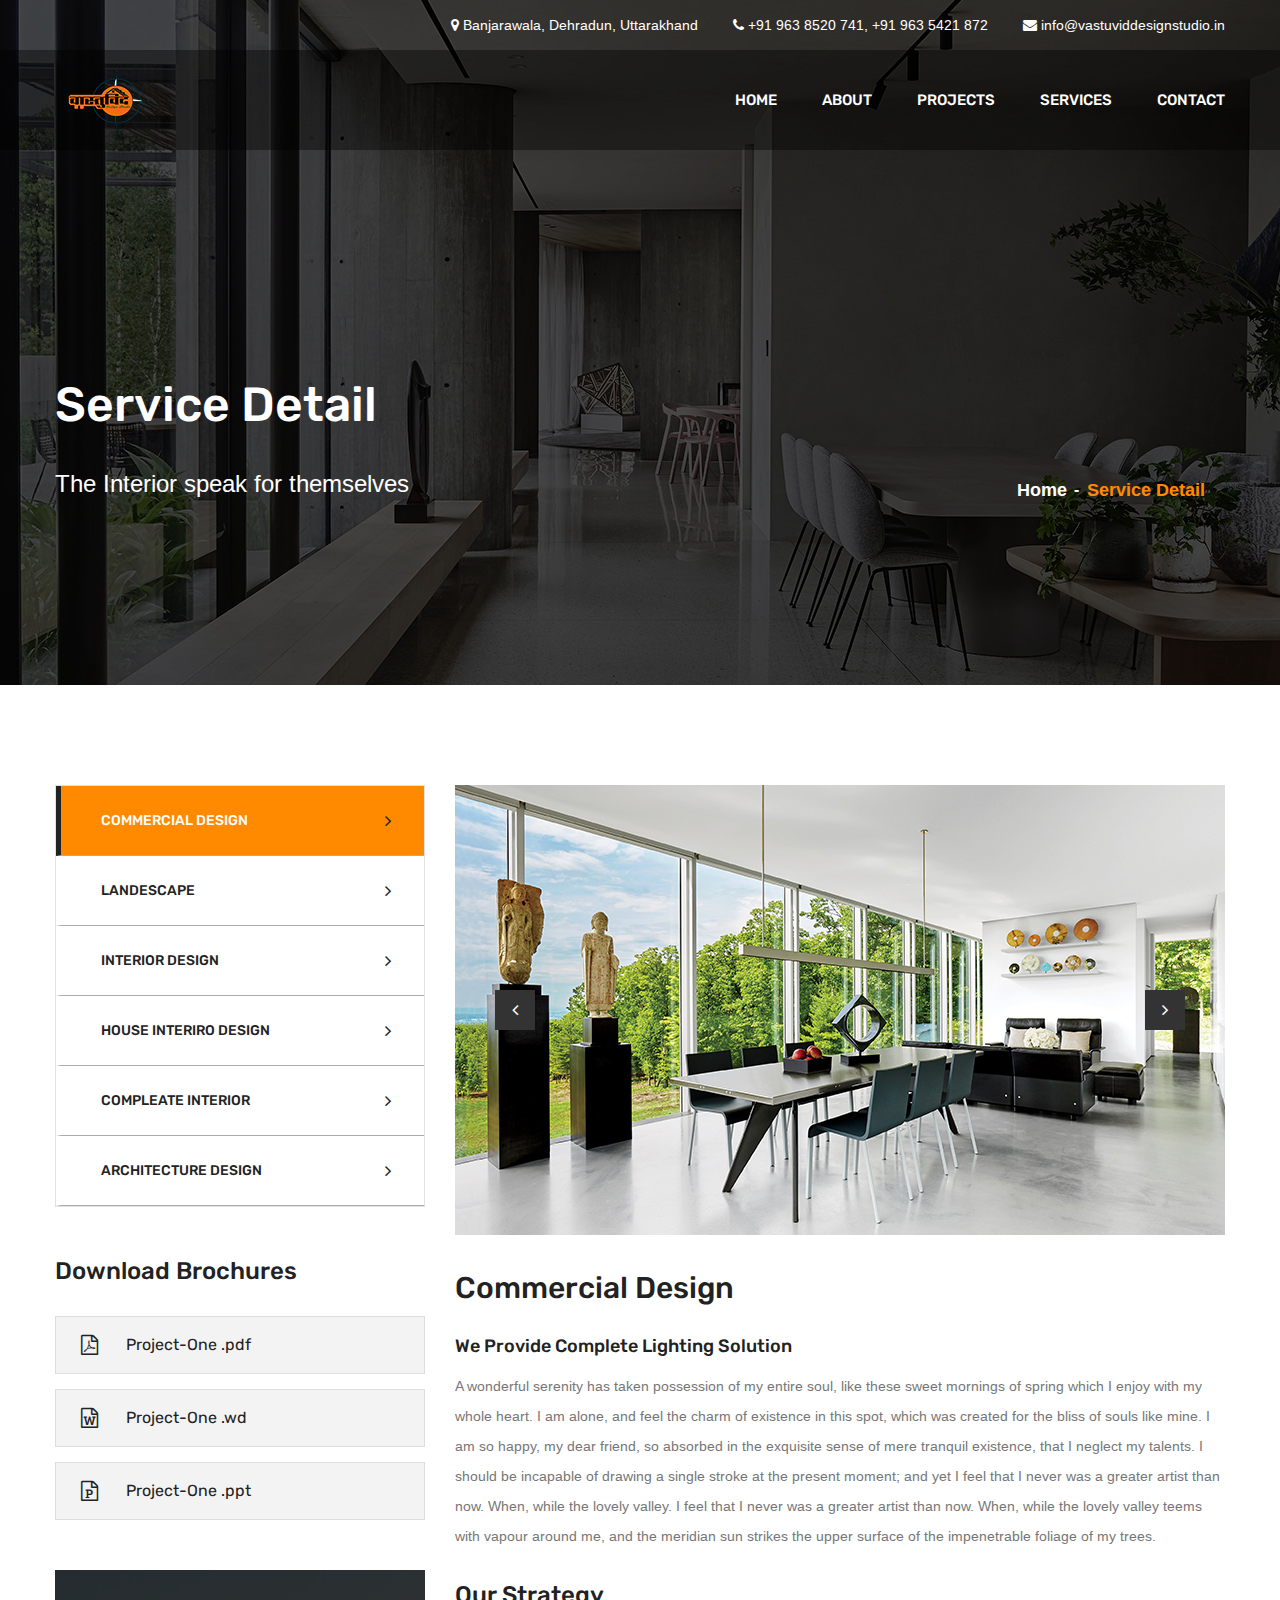
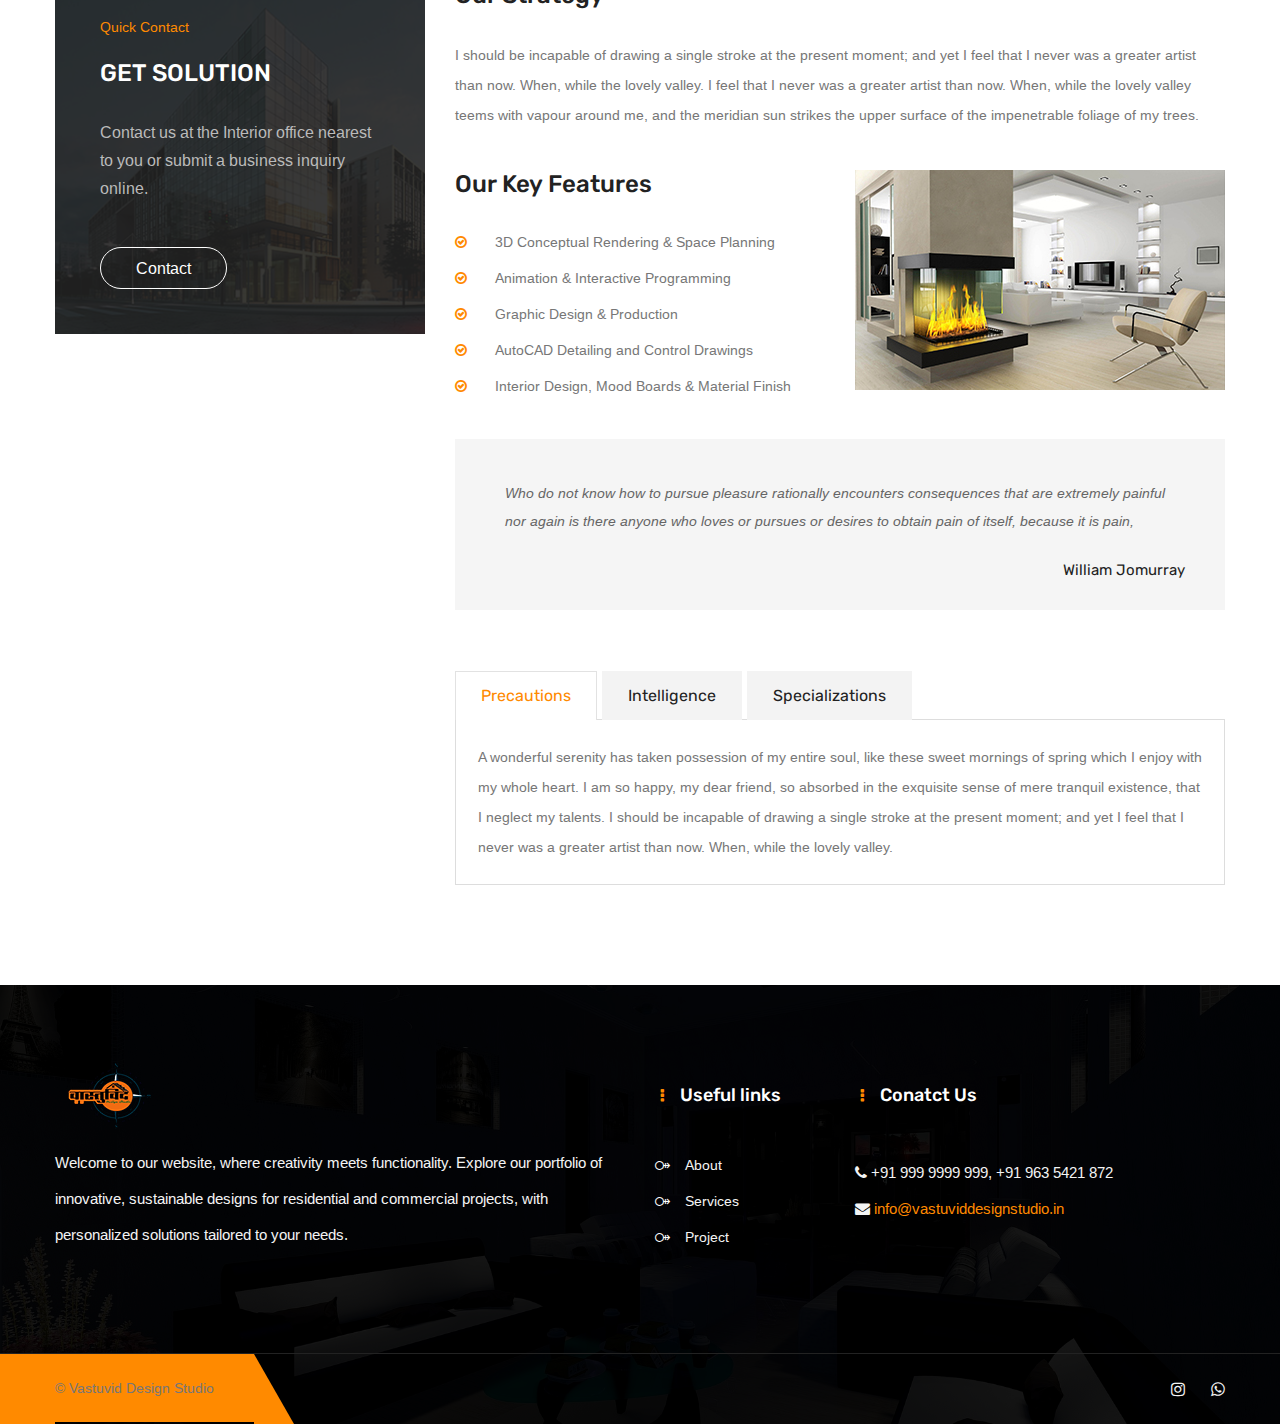
<file: service-detail.html>
<!DOCTYPE html>
<html lang="en">

<!-- service-detail27:08-->
<head>
<meta charset="utf-8">
<title>Vastuvid Design Studio Dehradun | Service Detail</title>
<!-- Stylesheets -->
<link href="css/bootstrap.css" rel="stylesheet">
<link href="css/style.css" rel="stylesheet">
<link href="css/responsive.css" rel="stylesheet">   
<!--Color Switcher Mockup-->
<link href="css/color-switcher-design.css" rel="stylesheet">
<!--Color Themes-->
<link id="theme-color-file" href="css/color-themes/default-theme.css" rel="stylesheet">

<link rel="shortcut icon" href="images/favicon.png" type="image/x-icon">
<link rel="icon" href="images/favicon.png" type="image/x-icon">
<!-- Responsive -->
<meta http-equiv="X-UA-Compatible" content="IE=edge">
<meta name="viewport" content="width=device-width, initial-scale=1.0, maximum-scale=1.0, user-scalable=0">
<!--[if lt IE 9]><script src="https://cdnjs.cloudflare.com/ajax/libs/html5shiv/3.7.3/html5shiv.js"></script><![endif]-->
<!--[if lt IE 9]><script src="js/respond.js"></script><![endif]-->
</head>

<body>

<div class="page-wrapper">
    <!-- Preloader -->
    <div class="preloader"></div>
    
        <!-- Main Header-->
    <header class="main-header header-style-four">
        <div class="header-top">
            <div class="auto-container clearfix">
                <div class="top-right">
                    <ul class="contact-info">
                        <ul class="contact-info">
                            <li>
                                <i class="fa fa-map-marker"></i> Banjarawala, Dehradun,
                                Uttarakhand
                              </li>
                              <li>
                              <i class="fa fa-phone"></i> +91 963 8520 741, +91
                            963 5421 872
                          </li>
                              <li>
                                <i class="fa fa-envelope"></i><a href="mailto:info@vastuviddesignstudio.in"
                                > info@vastuviddesignstudio.in</a>
                              </li>
                        </ul>
                    </ul>  
                </div>
            </div>
        </div>

        <div class="header-lower">
            <div class="auto-container">
                <div class="main-box clearfix">
                    <div class="logo-box">
                        <div class="logo"><a href="index.html"><img src="images/logo.png" alt="" title="Vastuvid Design Studio"></a></div>
                    </div>

                    <div class="nav-outer">
                        <!-- Main Menu -->
                        <nav class="main-menu navbar-expand-md ">
                            <div class="navbar-header">
                                <!-- Toggle Button -->      
                                <button class="navbar-toggler" type="button" data-toggle="collapse" data-target="#navbarSupportedContent" aria-controls="navbarSupportedContent" aria-expanded="false" aria-label="Toggle navigation">
                                    <span class="icon flaticon-menu-button"></span>
                                </button>
                            </div>
                            
                            <div class="collapse navbar-collapse clearfix" id="navbarSupportedContent">
                                <ul class="navigation clearfix">
                                    <li><a href="index.html">Home</a></li>
                                    <li><a href="about.html">About</a></li>
                                    <li class="dropdown">
                                        <a href="#">Projects</a>
                                        <ul>
                                            <li><a href="projects.html">Projects</a></li>
                                            <li>
                                                <a href="project-detail.html">Project Detail</a>
                                            </li>
                                        </ul>
                                    </li>
                                    <li class="dropdown has-mega-menu">
                                        <a href="#">Services</a>
                                        <div class="mega-menu">
                                            <div class="mega-menu-bar row clearfix">
                                                <div class="column col-lg-4 col-md-4 col-sm-12">
                                                    <h3>Commercial Design</h3>
                                                    <ul>
                                                        <li>
                                                            <a href="service-detail.html">Building Plan</a>
                                                        </li>
                                                        <li>
                                                            <a href="service-detail.html">Residential Plan</a>
                                                        </li>
                                                        <li>
                                                            <a href="service-detail.html">Commercial Permits</a>
                                                        </li>
                                                        <li>
                                                            <a href="service-detail.html">Layout </a>
                                                        </li>
                                                    </ul>
                                                </div>
                                                <div class="column col-lg-4 col-md-4 col-sm-12">
                                                    <h3>Landescape Design</h3>
                                                    <ul>
                                                        <li><a href="services.html">Spanish</a></li>
                                                        <li>
                                                            <a href="service-detail.html">English Garden</a>
                                                        </li>
                                                        <li>
                                                            <a href="service-detail.html">Tropical</a>
                                                        </li>
                                                        <li>
                                                            <a href="service-detail.html">Urban Design</a>
                                                        </li>
                                                        <li>
                                                            <a href="service-detail.html">Horticultural design</a>
                                                        </li>
                                                    </ul>
                                                </div>
                                                <div class="column col-lg-4 col-md-4 col-sm-12">
                                                    <h3>House Interior</h3>
                                                    <ul>
                                                        <li>
                                                            <a href="projects.html">Contemporary</a>
                                                        </li>
                                                        <li>
                                                            <a href="projects.html">Indian Traditional</a>
                                                        </li>
                                                        <li><a href="projects.html">Minimalism</a></li>
                                                        <li>
                                                            <a href="project-detail.html">Mid-century Modern</a>
                                                        </li>
                                                        <li><a href="contact.html">Colonial</a></li>
                                                    </ul>
                                                </div>
                                            </div>
                                        </div>
                                    </li>
                                    <li><a href="contact.html">Contact</a></li>
                                </ul>
                            </div>
                        </nav><!-- Main Menu End--> 
                    </div>
                </div>
            </div>
        </div>
    </header>
    <!--End Main Header -->
    
    <!--Page Title-->
    <section class="page-title" style="background-image:url(images/background/10.jpg);">
        <div class="auto-container">
            <div class="inner-container clearfix">
                <div class="title-box">
                    <h1>Service Detail</h1>
                    <span class="title">The Interior speak for themselves</span>
                </div>
                <ul class="bread-crumb clearfix">
                    <li><a href="index-2.html">Home</a></li>
                    <li>Service Detail</li>
                </ul>
            </div>
        </div>
    </section>
    <!--End Page Title-->

    <!--Sidebar Page Container-->
    <div class="sidebar-page-container">
        <div class="auto-container">
            <div class="row clearfix">
                <!--Sidebar Side-->
                <div class="sidebar-side col-lg-4 col-md-12 col-sm-12">
                    <aside class="sidebar services-sidebar">
                    
                        <!--Blog Category Widget-->
                        <div class="sidebar-widget sidebar-blog-category">
                            <ul class="blog-cat">
                                <li class="active"><a href="service-detail.html">COMMERCIAL DESIGN</a></li>
                                <li><a href="service-detail.html">LANDESCAPE</a></li>
                                <li><a href="service-detail.html">INTERIOR DESIGN</a></li>
                                <li><a href="service-detail.html">HOUSE INTERIRO DESIGN</a></li>
                                <li><a href="service-detail.html">COMPLEATE INTERIOR</a></li>
                                <li><a href="service-detail.html">ARCHITECTURE DESIGN</a></li>
                            </ul>
                        </div>

                        <!--Brochure-->
                        <div class="sidebar-widget brochure-widget">
                            <h3 class="sidebar-title">Download Brochures</h3>
                            <div class="brochure-box">
                                <div class="inner">
                                    <span class="icon fa fa-file-pdf-o"></span>
                                    <div class="text">Project-One .pdf</div>
                                </div>
                                <a href="#" class="overlay-link"></a>
                            </div>
                            
                            <div class="brochure-box">
                                <div class="inner">
                                    <span class="icon fa fa-file-word-o"></span>
                                    <div class="text">Project-One .wd</div>
                                </div>
                                <a href="#" class="overlay-link"></a>
                            </div>

                            <div class="brochure-box">
                                <div class="inner">
                                    <span class="icon fa fa-file-powerpoint-o"></span>
                                    <div class="text">Project-One .ppt</div>
                                </div>
                                <a href="#" class="overlay-link"></a>
                            </div>
                            
                        </div>
                    
                        <!--Help Box-->
                        <div class="help-box" style="background-image:url(images/resource/brochure-bg.jpg)">
                            <div class="inner">
                                <span class="title">Quick Contact</span>
                                <h2>Get Solution</h2>
                                <div class="text">Contact us at the Interior office nearest to you or submit a business inquiry online.</div>
                                <a class="theme-btn btn-style-three" href="contact.html">Contact</a>
                            </div>
                        </div>
                    </aside>
                </div>
                
                <!--Content Side-->
                <div class="content-side col-lg-8 col-md-12 col-sm-12">
                    <div class="service-detail">
                        <div class="inner-box">
                            <div class="image-box">
                                <div class="single-item-carousel owl-carousel owl-theme">
                                    <figure class="image"><img src="images/resource/service-detail.jpg" alt="" /></figure>
                                    <figure class="image"><img src="images/resource/service-detail.jpg" alt="" /></figure>
                                    <figure class="image"><img src="images/resource/service-detail.jpg" alt="" /></figure>
                                </div>
                            </div>
                            <h2>Commercial Design</h2>
                            <div class="text">
                                <strong>We Provide Complete Lighting Solution</strong>
                                <p>A wonderful serenity has taken possession of my entire soul, like these sweet mornings of spring which I enjoy with my whole heart. I am alone, and feel the charm of existence in this spot, which was created for the bliss of souls like mine. I am so happy, my dear friend, so absorbed in the exquisite sense of mere tranquil existence, that I neglect my talents. I should be incapable of drawing a single stroke at the present moment; and yet I feel that I never was a greater artist than now. When, while the lovely valley. I feel that I never was a greater artist than now. When, while the lovely valley teems with vapour around me, and the meridian sun strikes the upper surface of the impenetrable foliage of my trees.</p>
                                <h3>Our Strategy</h3>
                                <p>I should be incapable of drawing a single stroke at the present moment; and yet I feel that I never was a greater artist than now. When, while the lovely valley. I feel that I never was a greater artist than now. When, while the lovely valley teems with vapour around me, and the meridian sun strikes the upper surface of the impenetrable foliage of my trees.</p>
                                <div class="two-column row">
                                    <div class="column col-lg-6 col-md-6 col-sm-12">
                                        <h3>Our Key Features</h3>
                                        <ul>
                                            <li>3D Conceptual Rendering & Space Planning</li>
                                            <li>Animation & Interactive Programming</li>
                                            <li>Graphic Design & Production</li>
                                            <li>AutoCAD Detailing and Control Drawings</li>
                                            <li>Interior Design, Mood Boards & Material Finish</li>
                                        </ul>
                                    </div>
                                    <div class="column col-lg-6 col-md-6 col-sm-12">
                                        <div class="image">
                                            <img src="images/resource/image-3.jpg" alt="" />
                                        </div>
                                    </div>
                                </div>
                                <blockquote>Who do not know how to pursue pleasure rationally encounters consequences that are extremely painful nor again is there anyone who loves or pursues or desires to obtain pain of itself, because it is pain,<cite>William Jomurray</cite></blockquote>
                            </div>
                        </div>
                        
                        <!--Product Info Tabs-->
                        <div class="product-info-tabs">
                            <!--Product Tabs-->
                            <div class="prod-tabs tabs-box">
                                <!--Tab Btns-->
                                <ul class="tab-btns tab-buttons clearfix">
                                    <li data-tab="#prod-details" class="tab-btn active-btn">Precautions</li>
                                    <li data-tab="#prod-spec" class="tab-btn">Intelligence</li>
                                    <li data-tab="#prod-reviews" class="tab-btn">Specializations</li>
                                </ul>
                                
                                <!--Tabs Container-->
                                <div class="tabs-content">
                                    
                                    <!--Tab / Active Tab-->
                                    <div class="tab active-tab" id="prod-details">
                                        <div class="content">
                                            <p>A wonderful serenity has taken possession of my entire soul, like these sweet mornings of spring which I enjoy with my whole heart. I am so happy, my dear friend, so absorbed in the exquisite sense of mere tranquil existence, that I neglect my talents. I should be incapable of drawing a single stroke at the present moment; and yet I feel that I never was a greater artist than now. When, while the lovely valley.</p>
                                        </div>
                                    </div>
                                    
                                    <!--Tab-->
                                    <div class="tab" id="prod-spec">
                                        <div class="content">
                                            <p>A wonderful serenity has taken possession of my entire soul, like these sweet mornings of spring which I enjoy with my whole heart. I am so happy, my dear friend, so absorbed in the exquisite sense of mere tranquil existence, that I neglect my talents. I should be incapable of drawing a single stroke at the present moment; and yet I feel that I never was a greater artist than now. When, while the lovely valley.</p>
                                        </div>
                                    </div>
                                    
                                    <!--Tab-->
                                    <div class="tab" id="prod-reviews">
                                        <div class="content">
                                            <p>A wonderful serenity has taken possession of my entire soul, like these sweet mornings of spring which I enjoy with my whole heart. I am so happy, my dear friend, so absorbed in the exquisite sense of mere tranquil existence, that I neglect my talents. I should be incapable of drawing a single stroke at the present moment; and yet I feel that I never was a greater artist than now. When, while the lovely valley.</p>
                                        </div>
                                    </div>  
                                </div>
                            </div>
                        </div>
                        <!--End Product Info Tabs-->  
                    </div>
                </div>
            </div>
        </div>
    </div>

    <!-- Main Footer -->
    <footer
    class="main-footer alternate"
    style="background-image: url(images/background/5.jpg)"
  >
    <div class="auto-container">
      <!--Widgets Section-->
      <div class="widgets-section">
        <div class="row">
          <!--Big Column-->
          <div class="big-column col-xl-12 col-lg-12 col-md-12 col-sm-12">
            <div class="row">
              <!--Footer Column-->
              <div
                class="footer-column col-xl-6 col-lg-4 col-md-4 col-sm-12"
              >
                <div class="footer-widget about-widget">
                  <div class="footer-logo">
                    <figure>
                      <a href="index-2.html"
                        ><img src="images/logo.png" alt=""
                      /></a>
                    </figure>
                  </div>
                  <div class="widget-content">
                    <div class="text">
                      Welcome to our website, where creativity meets
                      functionality. Explore our portfolio of innovative,
                      sustainable designs for residential and commercial
                      projects, with personalized solutions tailored to your
                      needs.
                    </div>
                  </div>
                </div>
              </div>

              <!--Footer Column-->
              <div
                class="footer-column col-xl-2 col-lg-2 col-md-2 col-sm-12"
              >
                <div class="footer-widget links-widget">
                  <h2 class="widget-title">Useful links</h2>
                  <div class="widget-content">
                    <ul class="list">
                      <li><a href="about.html">About</a></li>
                      <li><a href="services.html">Services</a></li>
                      <li><a href="projects.html">Project</a></li>
                    </ul>
                  </div>
                </div>
              </div>
              <!--Footer Column-->
              <div
                class="footer-column col-xl-4 col-lg-4 col-md-4 col-sm-12"
              >
                <div class="footer-widget about-widget">
                  <h2 class="widget-title">Conatct Us</h2>
                  <div class="widget-content">
                    <ul class="list text">
                      <li>
                        <i class="fa fa-phone"></i> +91 999 9999 999, +91
                        963 5421 872
                      </li>
                      <li>
                        <i class="fa fa-envelope"></i>
                        <a href="mailto:info@vastuviddesignstudio.in"
                          >info@vastuviddesignstudio.in</a
                        >
                      </li>
                    </ul>
                  </div>
                </div>
              </div>
            </div>
          </div>
        </div>
      </div>
    </div>

    <!--Footer Bottom-->
    <div class="footer-bottom">
      <div class="auto-container">
        <div class="inner-container clearfix">
          <div class="social-links">
            <ul class="social-icon-two">
              <li>
                <a href="#"><i class="fa fa-instagram"></i></a>
              </li>
              <li>
                <a href="#"><i class="fa fa-whatsapp"></i></a>
              </li>
            </ul>
          </div>

          <div class="copyright-text">© Vastuvid Design Studio</div>
        </div>
      </div>
    </div>
  </footer>
    <!-- End Main Footer -->

</div>



<!--Scroll to top-->
<div class="scroll-to-top scroll-to-target" data-target="html"><span class="fa fa-arrow-circle-o-up"></span></div>
<script src="js/jquery.js"></script> 
<script src="js/popper.min.js"></script>
<script src="js/bootstrap.min.js"></script>
<script src="js/jquery.fancybox.js"></script>
<script src="js/owl.js"></script>
<script src="js/wow.js"></script>
<script src="js/appear.js"></script>
<script src="js/mixitup.js"></script>
<script src="js/script.js"></script>
<!-- Color Setting -->
<script src="js/color-settings.js"></script>
</body>

<!-- service-detail27:09-->
</html>
</file>
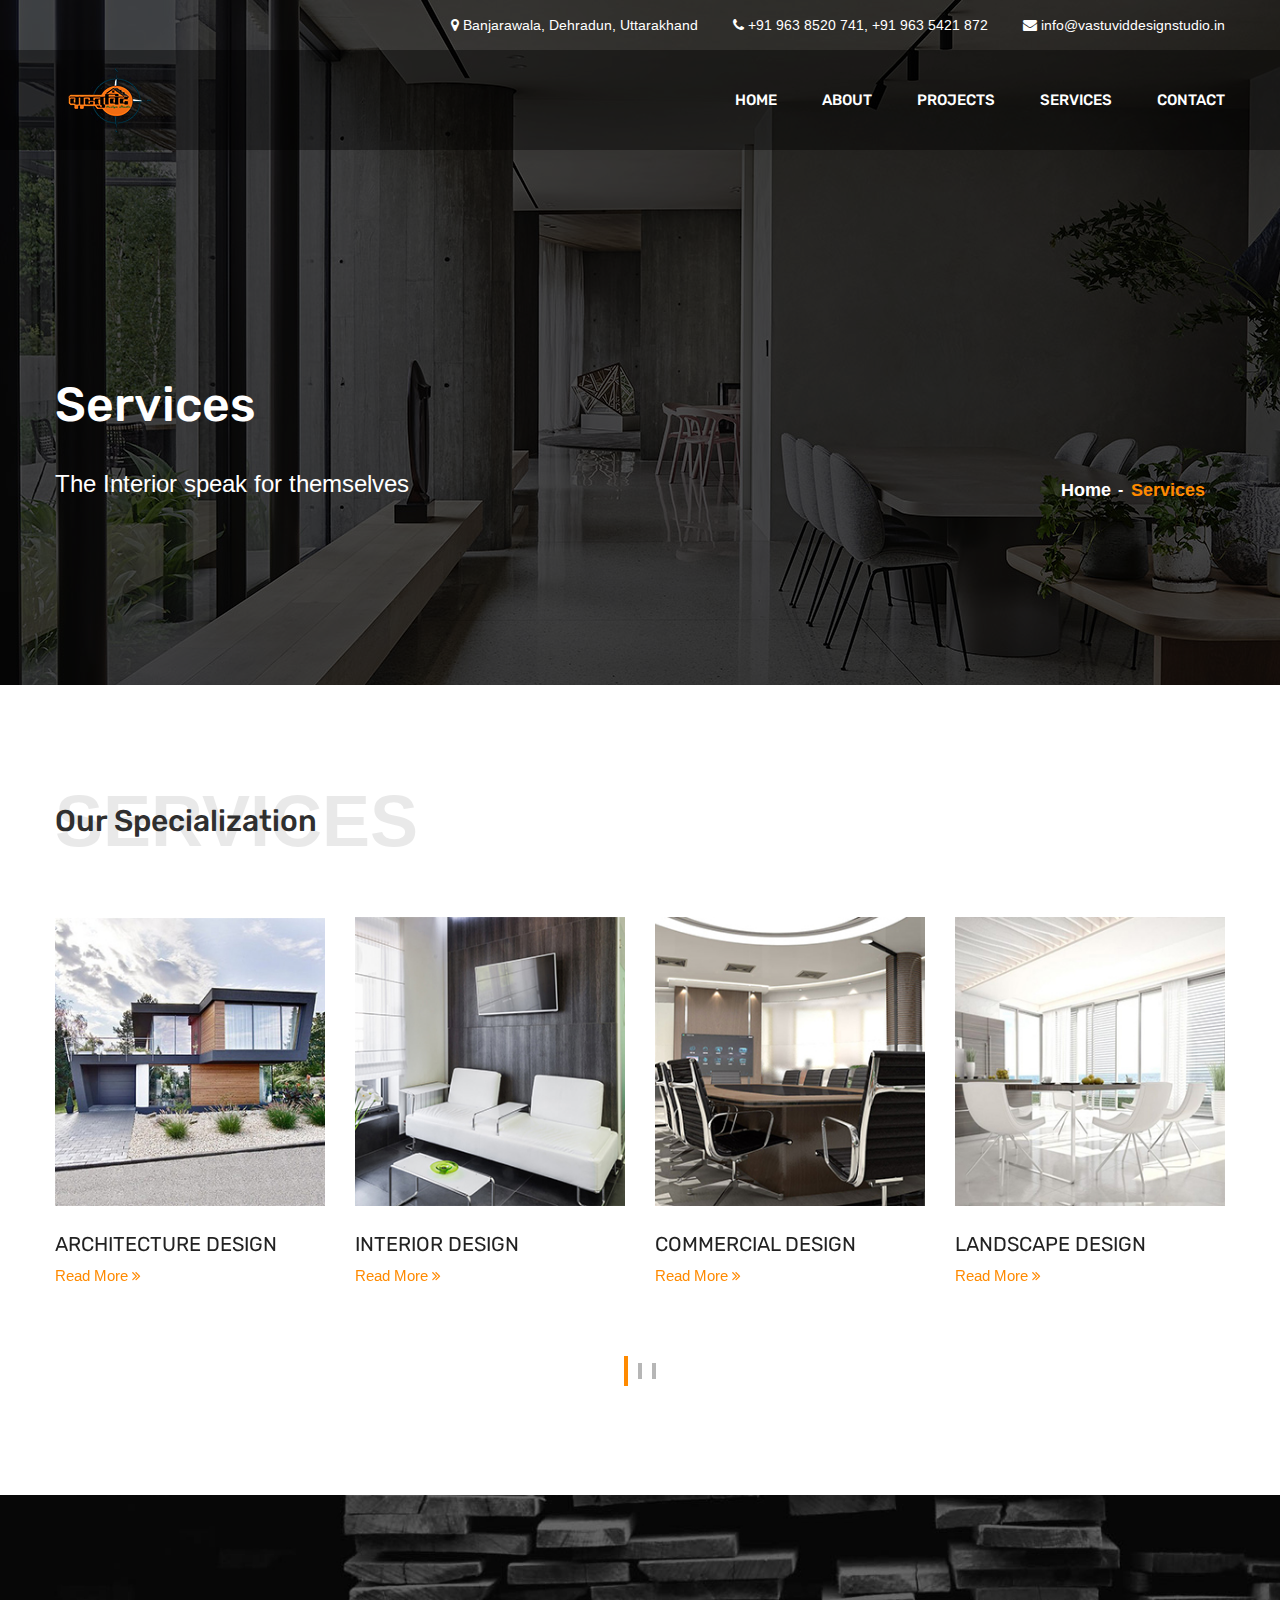
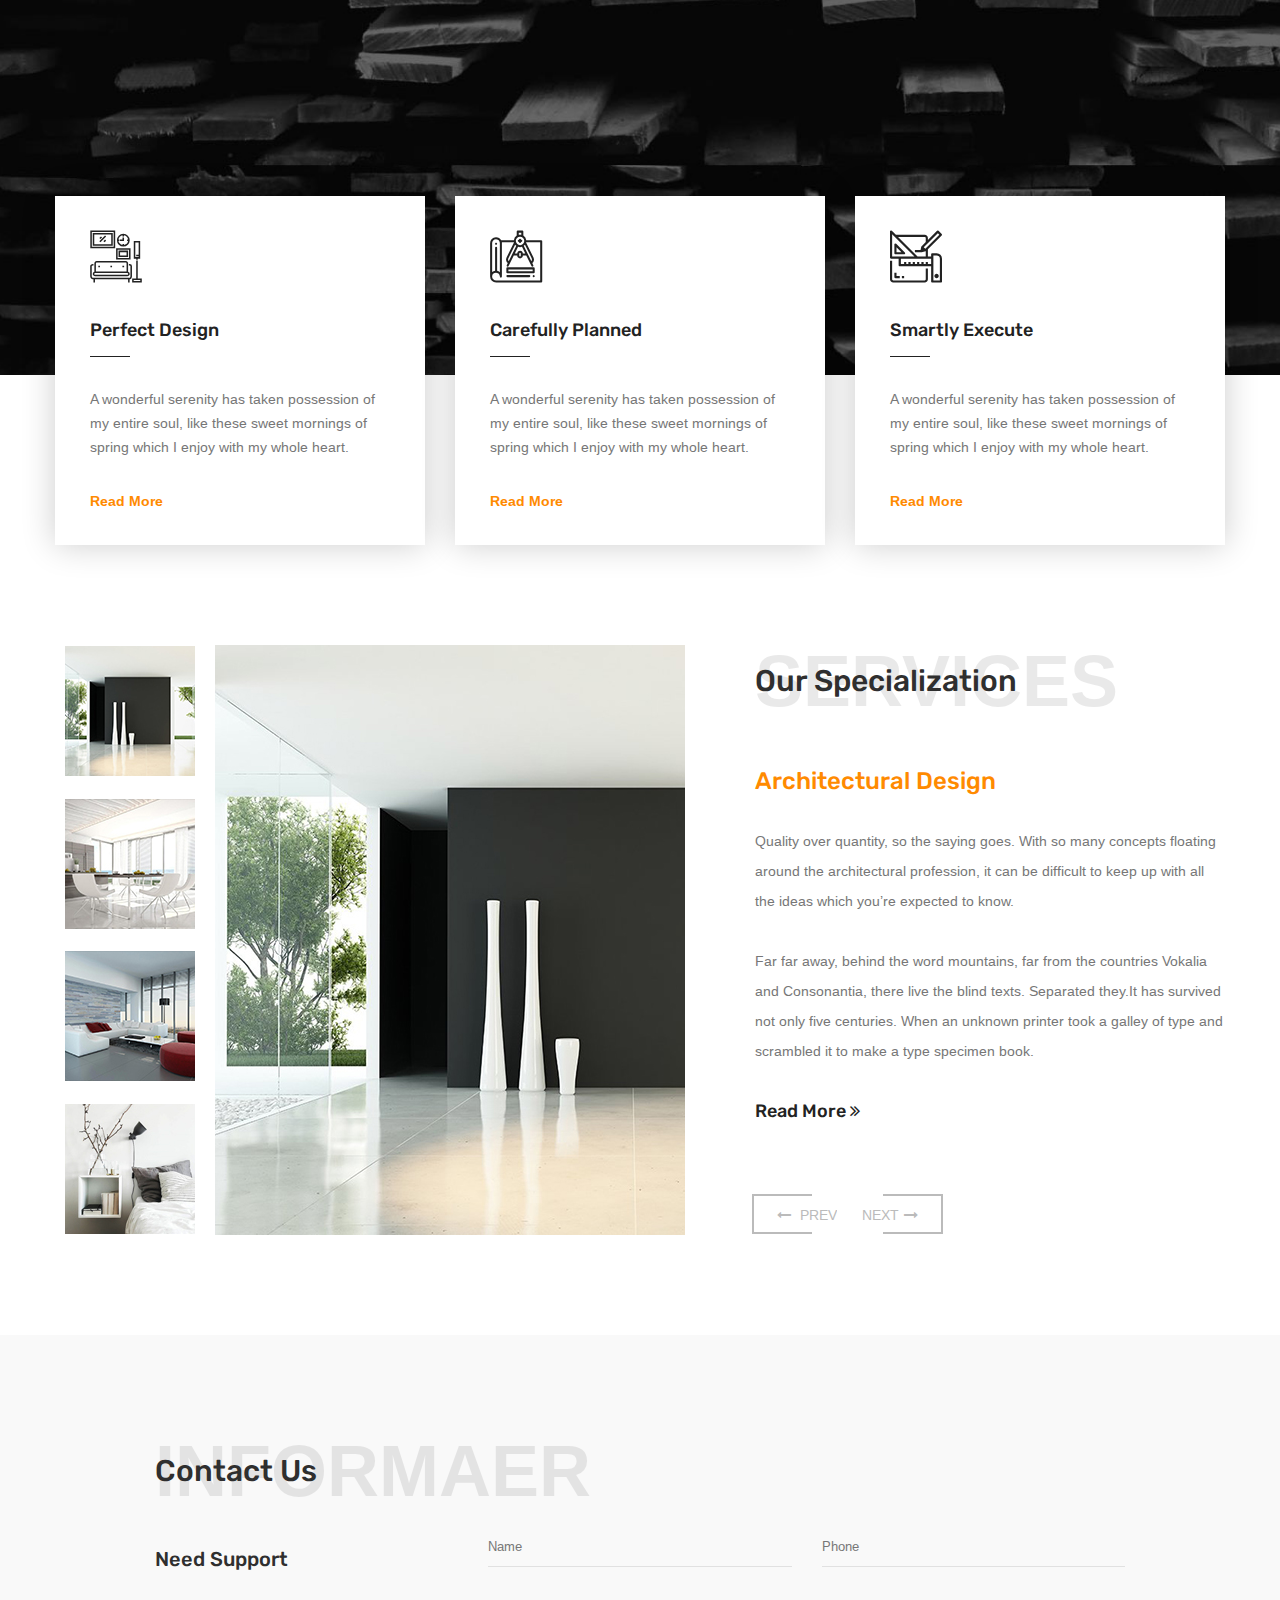
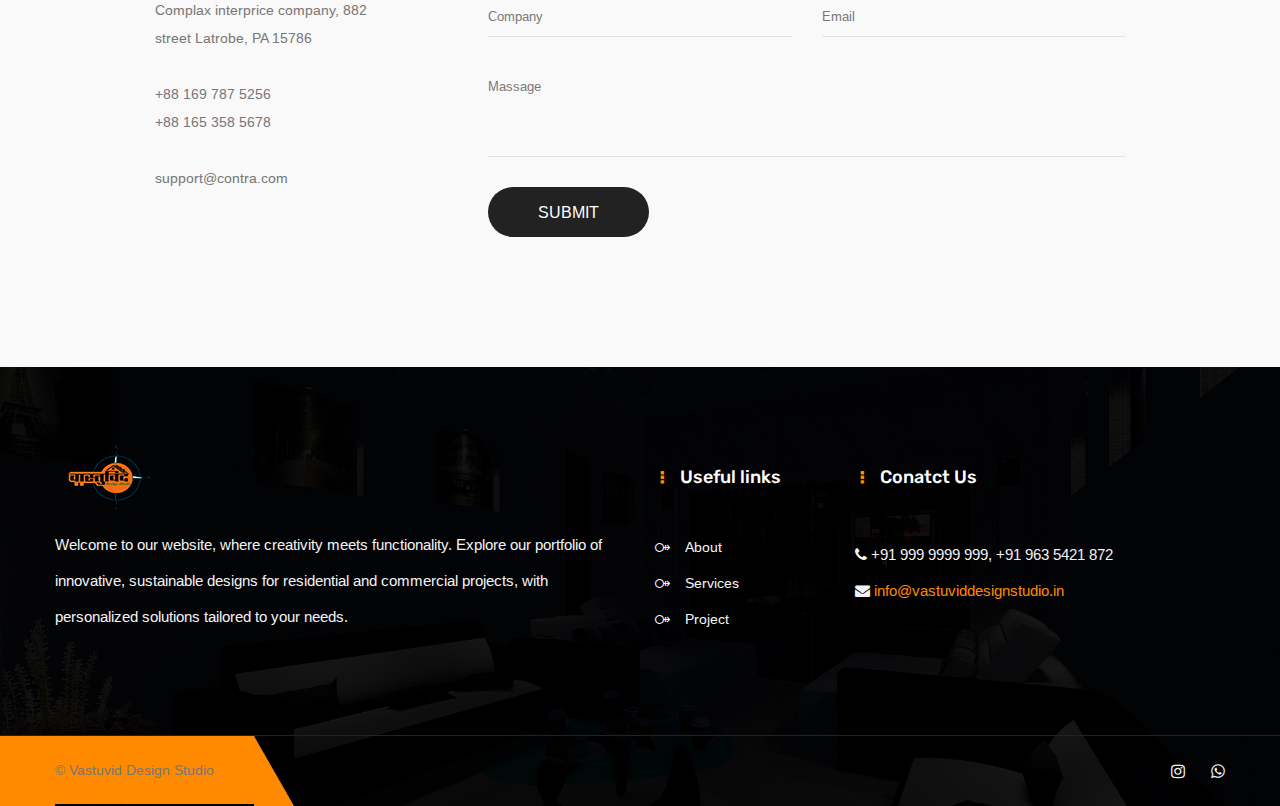
<file: services.html>
<!DOCTYPE html>
<html lang="en">

<!-- services27:08-->

<head>
    <meta charset="utf-8">
    <title>Vastuvid Design Studio Dehradun | Services</title>
    <!-- Stylesheets -->
    <link href="css/bootstrap.css" rel="stylesheet">
    <link href="css/style.css" rel="stylesheet">
    <link href="css/responsive.css" rel="stylesheet">
    <!--Color Switcher Mockup-->
    <link href="css/color-switcher-design.css" rel="stylesheet">
    <!--Color Themes-->
    <link id="theme-color-file" href="css/color-themes/default-theme.css" rel="stylesheet">

    <link rel="shortcut icon" href="images/favicon.png" type="image/x-icon">
    <link rel="icon" href="images/favicon.png" type="image/x-icon">
    <!-- Responsive -->
    <meta http-equiv="X-UA-Compatible" content="IE=edge">
    <meta name="viewport" content="width=device-width, initial-scale=1.0, maximum-scale=1.0, user-scalable=0">
    <!--[if lt IE 9]><script src="https://cdnjs.cloudflare.com/ajax/libs/html5shiv/3.7.3/html5shiv.js"></script><![endif]-->
    <!--[if lt IE 9]><script src="js/respond.js"></script><![endif]-->
</head>

<body>

    <div class="page-wrapper">
        <!-- Preloader -->
        <div class="preloader"></div>

        <!-- Main Header-->
        <header class="main-header header-style-four">
            <div class="header-top">
                <div class="auto-container clearfix">
                    <div class="top-right">
                        <ul class="contact-info">
                            <ul class="contact-info">
                                <li>
                                    <i class="fa fa-map-marker"></i> Banjarawala, Dehradun,
                                    Uttarakhand
                                  </li>
                                  <li>
                                  <i class="fa fa-phone"></i> +91 963 8520 741, +91
                                963 5421 872
                              </li>
                                  <li>
                                    <i class="fa fa-envelope"></i><a href="mailto:info@vastuviddesignstudio.in"
                                    > info@vastuviddesignstudio.in</a>
                                  </li>
                            </ul>
                        </ul>
                    </div>
                </div>
            </div>

            <div class="header-lower">
                <div class="auto-container">
                    <div class="main-box clearfix">
                        <div class="logo-box">
                            <div class="logo"><a href="index.html"><img src="images/logo.png" alt="" title="Vastuvid Design Studio"></a>
                            </div>
                        </div>

                        <div class="nav-outer">
                            <!-- Main Menu -->
                            <nav class="main-menu navbar-expand-md ">
                                <div class="navbar-header">
                                    <!-- Toggle Button -->
                                    <button class="navbar-toggler" type="button" data-toggle="collapse"
                                        data-target="#navbarSupportedContent" aria-controls="navbarSupportedContent"
                                        aria-expanded="false" aria-label="Toggle navigation">
                                        <span class="icon flaticon-menu-button"></span>
                                    </button>
                                </div>

                                <div class="collapse navbar-collapse clearfix" id="navbarSupportedContent">
                                    <ul class="navigation clearfix">
                                        <li><a href="index.html">Home</a></li>
                                        <li><a href="about.html">About</a></li>
                                        <li class="dropdown">
                                            <a href="#">Projects</a>
                                            <ul>
                                                <li><a href="projects.html">Projects</a></li>
                                                <li>
                                                    <a href="project-detail.html">Project Detail</a>
                                                </li>
                                            </ul>
                                        </li>
                                        <li class="dropdown has-mega-menu">
                                            <a href="#">Services</a>
                                            <div class="mega-menu">
                                                <div class="mega-menu-bar row clearfix">
                                                    <div class="column col-lg-4 col-md-4 col-sm-12">
                                                        <h3>Commercial Design</h3>
                                                        <ul>
                                                            <li>
                                                                <a href="service-detail.html">Building Plan</a>
                                                            </li>
                                                            <li>
                                                                <a href="service-detail.html">Residential Plan</a>
                                                            </li>
                                                            <li>
                                                                <a href="service-detail.html">Commercial Permits</a>
                                                            </li>
                                                            <li>
                                                                <a href="service-detail.html">Layout </a>
                                                            </li>
                                                        </ul>
                                                    </div>
                                                    <div class="column col-lg-4 col-md-4 col-sm-12">
                                                        <h3>Landescape Design</h3>
                                                        <ul>
                                                            <li><a href="services.html">Spanish</a></li>
                                                            <li>
                                                                <a href="service-detail.html">English Garden</a>
                                                            </li>
                                                            <li>
                                                                <a href="service-detail.html">Tropical</a>
                                                            </li>
                                                            <li>
                                                                <a href="service-detail.html">Urban Design</a>
                                                            </li>
                                                            <li>
                                                                <a href="service-detail.html">Horticultural design</a>
                                                            </li>
                                                        </ul>
                                                    </div>
                                                    <div class="column col-lg-4 col-md-4 col-sm-12">
                                                        <h3>House Interior</h3>
                                                        <ul>
                                                            <li>
                                                                <a href="projects.html">Contemporary</a>
                                                            </li>
                                                            <li>
                                                                <a href="projects.html">Indian Traditional</a>
                                                            </li>
                                                            <li><a href="projects.html">Minimalism</a></li>
                                                            <li>
                                                                <a href="project-detail.html">Mid-century Modern</a>
                                                            </li>
                                                            <li><a href="contact.html">Colonial</a></li>
                                                        </ul>
                                                    </div>
                                                </div>
                                            </div>
                                        </li>
                                        <li><a href="contact.html">Contact</a></li>
                                    </ul>
                                </div>
                            </nav><!-- Main Menu End-->
                        </div>
                    </div>
                </div>
            </div>
        </header>
        <!--End Main Header -->

        <!--Page Title-->
        <section class="page-title" style="background-image:url(images/background/10.jpg);">
            <div class="auto-container">
                <div class="inner-container clearfix">
                    <div class="title-box">
                        <h1>Services</h1>
                        <span class="title">The Interior speak for themselves</span>
                    </div>
                    <ul class="bread-crumb clearfix">
                        <li><a href="index-2.html">Home</a></li>
                        <li>Services</li>
                    </ul>
                </div>
            </div>
        </section>
        <!--End Page Title-->

        <!-- Specialize Section -->
        <section class="specialize-section">
            <div class="auto-container">
                <div class="sec-title">
                    <span class="float-text">Services</span>
                    <h2>Our Specialization</h2>
                </div>

                <div class="services-carousel-two owl-carousel owl-theme">
                    <!-- Service Block -->
                    <div class="service-block-two">
                        <div class="inner-box">
                            <div class="image-box">
                                <figure class="image"><a href="services.html"><img src="images/resource/service-4.jpg"
                                            alt=""></a></figure>
                            </div>
                            <div class="caption-box">
                                <h3><a href="services.html">ARCHITECTURE DESIGN</a></h3>
                                <div class="link-box"><a href="service-detail.html">Read More <i
                                            class="fa fa-angle-double-right"></i></a></div>
                            </div>
                        </div>
                    </div>

                    <!-- Service Block -->
                    <div class="service-block-two">
                        <div class="inner-box">
                            <div class="image-box">
                                <figure class="image"><a href="services.html"><img src="images/resource/service-5.jpg"
                                            alt=""></a></figure>
                            </div>
                            <div class="caption-box">
                                <h3><a href="services.html">INTERIOR DESIGN</a></h3>
                                <div class="link-box"><a href="service-detail.html">Read More <i
                                            class="fa fa-angle-double-right"></i></a></div>
                            </div>
                        </div>
                    </div>

                    <!-- Service Block -->
                    <div class="service-block-two">
                        <div class="inner-box">
                            <div class="image-box">
                                <figure class="image"><a href="services.html"><img src="images/resource/service-6.jpg"
                                            alt=""></a></figure>
                            </div>
                            <div class="caption-box">
                                <h3><a href="services.html">COMMERCIAL DESIGN</a></h3>
                                <div class="link-box"><a href="service-detail.html">Read More <i
                                            class="fa fa-angle-double-right"></i></a></div>
                            </div>
                        </div>
                    </div>

                    <!-- Service Block -->
                    <div class="service-block-two">
                        <div class="inner-box">
                            <div class="image-box">
                                <figure class="image"><a href="services.html"><img src="images/resource/service-7.jpg"
                                            alt=""></a></figure>
                            </div>
                            <div class="caption-box">
                                <h3><a href="services.html">LANDSCAPE DESIGN</a></h3>
                                <div class="link-box"><a href="service-detail.html">Read More <i
                                            class="fa fa-angle-double-right"></i></a></div>
                            </div>
                        </div>
                    </div>

                    <!-- Service Block -->
                    <div class="service-block-two">
                        <div class="inner-box">
                            <div class="image-box">
                                <figure class="image"><a href="services.html"><img src="images/resource/service-4.jpg"
                                            alt=""></a></figure>
                            </div>
                            <div class="caption-box">
                                <h3><a href="services.html">ARCHITECTURE DESIGN</a></h3>
                                <div class="link-box"><a href="service-detail.html">Read More <i
                                            class="fa fa-angle-double-right"></i></a></div>
                            </div>
                        </div>
                    </div>

                    <!-- Service Block -->
                    <div class="service-block-two">
                        <div class="inner-box">
                            <div class="image-box">
                                <figure class="image"><a href="services.html"><img src="images/resource/service-5.jpg"
                                            alt=""></a></figure>
                            </div>
                            <div class="caption-box">
                                <h3><a href="services.html">INTERIOR DESIGN</a></h3>
                                <div class="link-box"><a href="service-detail.html">Read More <i
                                            class="fa fa-angle-double-right"></i></a></div>
                            </div>
                        </div>
                    </div>

                    <!-- Service Block -->
                    <div class="service-block-two">
                        <div class="inner-box">
                            <div class="image-box">
                                <figure class="image"><a href="services.html"><img src="images/resource/service-6.jpg"
                                            alt=""></a></figure>
                            </div>
                            <div class="caption-box">
                                <h3><a href="services.html">COMMERCIAL DESIGN</a></h3>
                                <div class="link-box"><a href="service-detail.html">Read More <i
                                            class="fa fa-angle-double-right"></i></a></div>
                            </div>
                        </div>
                    </div>

                    <!-- Service Block -->
                    <div class="service-block-two">
                        <div class="inner-box">
                            <div class="image-box">
                                <figure class="image"><a href="services.html"><img src="images/resource/service-7.jpg"
                                            alt=""></a></figure>
                            </div>
                            <div class="caption-box">
                                <h3><a href="services.html">LANDSCAPE DESIGN</a></h3>
                                <div class="link-box"><a href="service-detail.html">Read More <i
                                            class="fa fa-angle-double-right"></i></a></div>
                            </div>
                        </div>
                    </div>

                    <!-- Service Block -->
                    <div class="service-block-two">
                        <div class="inner-box">
                            <div class="image-box">
                                <figure class="image"><a href="services.html"><img src="images/resource/service-4.jpg"
                                            alt=""></a></figure>
                            </div>
                            <div class="caption-box">
                                <h3><a href="services.html">ARCHITECTURE DESIGN</a></h3>
                                <div class="link-box"><a href="service-detail.html">Read More <i
                                            class="fa fa-angle-double-right"></i></a></div>
                            </div>
                        </div>
                    </div>

                    <!-- Service Block -->
                    <div class="service-block-two">
                        <div class="inner-box">
                            <div class="image-box">
                                <figure class="image"><a href="services.html"><img src="images/resource/service-5.jpg"
                                            alt=""></a></figure>
                            </div>
                            <div class="caption-box">
                                <h3><a href="services.html">INTERIOR DESIGN</a></h3>
                                <div class="link-box"><a href="service-detail.html">Read More <i
                                            class="fa fa-angle-double-right"></i></a></div>
                            </div>
                        </div>
                    </div>

                    <!-- Service Block -->
                    <div class="service-block-two">
                        <div class="inner-box">
                            <div class="image-box">
                                <figure class="image"><a href="services.html"><img src="images/resource/service-6.jpg"
                                            alt=""></a></figure>
                            </div>
                            <div class="caption-box">
                                <h3><a href="services.html">COMMERCIAL DESIGN</a></h3>
                                <div class="link-box"><a href="service-detail.html">Read More <i
                                            class="fa fa-angle-double-right"></i></a></div>
                            </div>
                        </div>
                    </div>

                    <!-- Service Block -->
                    <div class="service-block-two">
                        <div class="inner-box">
                            <div class="image-box">
                                <figure class="image"><a href="services.html"><img src="images/resource/service-7.jpg"
                                            alt=""></a></figure>
                            </div>
                            <div class="caption-box">
                                <h3><a href="services.html">LANDSCAPE DESIGN</a></h3>
                                <div class="link-box"><a href="service-detail.html">Read More <i
                                            class="fa fa-angle-double-right"></i></a></div>
                            </div>
                        </div>
                    </div>
                </div>
            </div>
        </section>
        <!-- End Specialize Section -->

        <!-- Fun Fact And Features -->
        <section class="fun-fact-and-features" style="background-image: url(images/background/3.jpg);">
            <div class="outer-box">
                <div class="auto-container">
                    <!-- Fact Counter -->
                    <div class="fact-counter">
                        <div class="row">
                            <!--Column-->
                            <div class="counter-column col-lg-3 col-md-6 col-sm-12 wow fadeInUp">
                                <div class="count-box">
                                    <div class="count"><span class="count-text" data-speed="5000"
                                            data-stop="14">0</span></div>
                                    <h4 class="counter-title">Years of <br>Experience</h4>
                                </div>
                            </div>

                            <!--Column-->
                            <div class="counter-column col-lg-3 col-md-6 col-sm-12 wow fadeInUp" data-wow-delay="400ms">
                                <div class="count-box">
                                    <div class="count"><span class="count-text" data-speed="5000"
                                            data-stop="237">0</span></div>
                                    <h4 class="counter-title">Project <br>Taken</h4>
                                </div>
                            </div>

                            <!--Column-->
                            <div class="counter-column col-lg-3 col-md-6 col-sm-12 wow fadeInUp" data-wow-delay="800ms">
                                <div class="count-box">
                                    <div class="count"><span class="count-text" data-speed="5000"
                                            data-stop="11">0</span>K</div>
                                    <h4 class="counter-title">Twitter <br> Follower</h4>
                                </div>
                            </div>

                            <!--Column-->
                            <div class="counter-column col-lg-3 col-md-6 col-sm-12 wow fadeInUp"
                                data-wow-delay="1200ms">
                                <div class="count-box">
                                    <div class="count"><span class="count-text" data-speed="5000"
                                            data-stop="12">0</span></div>
                                    <h4 class="counter-title">Awards<br>won</h4>
                                </div>
                            </div>
                        </div>
                    </div>

                    <!-- Features -->
                    <div class="features">
                        <div class="row">
                            <!-- Feature Block -->
                            <div class="feature-block col-lg-4 col-md-6 col-sm-12">
                                <div class="inner-box">
                                    <div class="icon-box"><span class="icon flaticon-decorating"></span></div>
                                    <h3><a href="service-detail.html">Perfect Design</a></h3>
                                    <div class="text">A wonderful serenity has taken possession of my entire soul, like
                                        these sweet mornings of spring which I enjoy with my whole heart.</div>
                                    <div class="link-box"><a href="service-detail.html">Read More</a></div>
                                </div>
                            </div>

                            <!-- Feature Block -->
                            <div class="feature-block col-lg-4 col-md-6 col-sm-12">
                                <div class="inner-box">
                                    <div class="icon-box"><span class="icon flaticon-plan"></span></div>
                                    <h3><a href="service-detail.html">Carefully Planned</a></h3>
                                    <div class="text">A wonderful serenity has taken possession of my entire soul, like
                                        these sweet mornings of spring which I enjoy with my whole heart.</div>
                                    <div class="link-box"><a href="service-detail.html">Read More</a></div>
                                </div>
                            </div>

                            <!-- Feature Block -->
                            <div class="feature-block col-lg-4 col-md-6 col-sm-12">
                                <div class="inner-box">
                                    <div class="icon-box"><span class="icon flaticon-sketch-3"></span></div>
                                    <h3><a href="service-detail.html">Smartly Execute</a></h3>
                                    <div class="text">A wonderful serenity has taken possession of my entire soul, like
                                        these sweet mornings of spring which I enjoy with my whole heart.</div>
                                    <div class="link-box"><a href="service-detail.html">Read More</a></div>
                                </div>
                            </div>
                        </div>
                    </div>
                </div>
            </div>
        </section>
        <!--End Fun Fact Section -->

        <!-- Specialize Section -->
        <section class="specialize-section-two alternate">
            <div class="auto-container">
                <div class="row">
                    <!-- Title Column -->
                    <div class="title-column col-lg-5 col-md-12 col-sm-12">
                        <div class="inner-column">
                            <div class="sec-title">
                                <span class="float-text">Services</span>
                                <h2>Our Specialization</h2>
                            </div>

                            <div class="text-box">
                                <h4>Architectural Design</h4>
                                <p>Quality over quantity, so the saying goes. With so many concepts floating around the
                                    architectural profession, it can be difficult to keep up with all the ideas which
                                    you’re expected to know.</p>
                                <p>Far far away, behind the word mountains, far from the countries Vokalia and
                                    Consonantia, there live the blind texts. Separated they.It has survived not only
                                    five centuries. When an unknown printer took a galley of type and scrambled it to
                                    make a type specimen book.</p>
                            </div>
                            <div class="link-box">
                                <a href="#">Read More <i class="fa fa-angle-double-right"></i></a>
                            </div>
                        </div>
                    </div>

                    <!-- Carousel Column -->
                    <div class="carousel-column col-lg-7 col-md-12 col-sm-12">
                        <div class="inner-column">
                            <div class="carousel-outer">
                                <ul class="image-carousel owl-carousel owl-theme">

                                    <li><a href="images/resource/special-4.jpg" class="lightbox-image"
                                            title="Image Caption Here"><img src="images/resource/special-4.jpg"
                                                alt=""></a></li>

                                    <li><a href="images/resource/special-2.jpg" class="lightbox-image"
                                            title="Image Caption Here"><img src="images/resource/special-2.jpg"
                                                alt=""></a></li>

                                    <li><a href="images/resource/special-3.jpg" class="lightbox-image"
                                            title="Image Caption Here"><img src="images/resource/special-3.jpg"
                                                alt=""></a></li>

                                    <li><a href="images/resource/special-1.jpg" class="lightbox-image"
                                            title="Image Caption Here"><img src="images/resource/special-1.jpg"
                                                alt=""></a></li>

                                    <li><a href="images/resource/special-4.jpg" class="lightbox-image"
                                            title="Image Caption Here"><img src="images/resource/special-4.jpg"
                                                alt=""></a></li>

                                    <li><a href="images/resource/special-2.jpg" class="lightbox-image"
                                            title="Image Caption Here"><img src="images/resource/special-2.jpg"
                                                alt=""></a></li>

                                    <li><a href="images/resource/special-3.jpg" class="lightbox-image"
                                            title="Image Caption Here"><img src="images/resource/special-3.jpg"
                                                alt=""></a></li>

                                    <li><a href="images/resource/special-1.jpg" class="lightbox-image"
                                            title="Image Caption Here"><img src="images/resource/special-1.jpg"
                                                alt=""></a></li>

                                </ul>

                                <ul class="thumbs-carousel owl-carousel owl-theme">
                                    <li class="thumb-box">
                                        <figure><img src="images/resource/special-thumb-3.jpg" alt=""></figure>
                                        <div class="overlay"><span class="icon fa fa-arrows-alt"></span></div>
                                    </li>
                                    <li class="thumb-box">
                                        <figure><img src="images/resource/special-thumb-1.jpg" alt=""></figure>
                                        <div class="overlay"><span class="icon fa fa-arrows-alt"></span></div>
                                    </li>
                                    <li class="thumb-box">
                                        <figure><img src="images/resource/special-thumb-2.jpg" alt=""></figure>
                                        <div class="overlay"><span class="icon fa fa-arrows-alt"></span></div>
                                    </li>
                                    <li class="thumb-box">
                                        <figure><img src="images/resource/special-thumb-4.jpg" alt=""></figure>
                                        <div class="overlay"><span class="icon fa fa-search"></span></div>
                                    </li>
                                    <li class="thumb-box">
                                        <figure><img src="images/resource/special-thumb-3.jpg" alt=""></figure>
                                        <div class="overlay"><span class="icon fa fa-arrows-alt"></span></div>
                                    </li>
                                    <li class="thumb-box">
                                        <figure><img src="images/resource/special-thumb-1.jpg" alt=""></figure>
                                        <div class="overlay"><span class="icon fa fa-arrows-alt"></span></div>
                                    </li>
                                    <li class="thumb-box">
                                        <figure><img src="images/resource/special-thumb-2.jpg" alt=""></figure>
                                        <div class="overlay"><span class="icon fa fa-arrows-alt"></span></div>
                                    </li>
                                    <li class="thumb-box">
                                        <figure><img src="images/resource/special-thumb-4.jpg" alt=""></figure>
                                        <div class="overlay"><span class="icon fa fa-arrows-alt"></span></div>
                                    </li>
                                </ul>
                            </div>
                        </div>
                    </div>
                </div>

            </div>
        </section>
        <!-- End Specialize Section -->

        <!-- Contact Section -->
        <section class="contact-section">
            <div class="inner-container">
                <div class="sec-title">
                    <span class="float-text">informaer</span>
                    <h2>Contact Us</h2>
                </div>

                <div class="row">
                    <!-- Info Column -->
                    <div class="info-column col-lg-4 col-md-12 col-sm-12">
                        <div class="inner-column">
                            <h4>Need Support</h4>
                            <ul class="contact-info">
                                <li>Complax interprice company, 882 <br> street Latrobe, PA 15786</li>
                                <li>+88 169 787 5256 <br>+88 165 358 5678</li>
                                <li><a href="#">support@contra.com</a></li>
                            </ul>
                        </div>
                    </div>

                    <!-- Form Column -->
                    <div class="form-column col-lg-8 col-md-12 col-sm-12">
                        <div class="inner-column">
                            <!-- Contact Form -->
                            <div class="contact-form">
                                <form method="post" action="#">
                                    <div class="row">
                                        <div class="form-group col-lg-6 col-md-12">
                                            <input type="text" name="username" placeholder="Name" required>
                                        </div>

                                        <div class="form-group col-lg-6 col-md-12">
                                            <input type="text" name="phone" placeholder="Phone" required>
                                        </div>

                                        <div class="form-group col-lg-6 col-md-12">
                                            <input type="text" name="company" placeholder="Company" required>
                                        </div>

                                        <div class="form-group col-lg-6 col-md-12">
                                            <input type="email" name="email" placeholder="Email" required>
                                        </div>

                                        <div class="form-group col-lg-12 col-md-12">
                                            <textarea name="message" placeholder="Massage"></textarea>
                                        </div>

                                        <div class="form-group col-lg-12 col-md-12">
                                            <button class="theme-btn btn-style-three" type="submit"
                                                name="submit-form">Submit</button>
                                        </div>
                                    </div>
                                </form>
                            </div>
                        </div>
                    </div>
                </div>
            </div>
        </section>
        <!--End Contact Section -->

        <!-- Main Footer -->
        <footer
        class="main-footer alternate"
        style="background-image: url(images/background/5.jpg)"
      >
        <div class="auto-container">
          <!--Widgets Section-->
          <div class="widgets-section">
            <div class="row">
              <!--Big Column-->
              <div class="big-column col-xl-12 col-lg-12 col-md-12 col-sm-12">
                <div class="row">
                  <!--Footer Column-->
                  <div
                    class="footer-column col-xl-6 col-lg-4 col-md-4 col-sm-12"
                  >
                    <div class="footer-widget about-widget">
                      <div class="footer-logo">
                        <figure>
                          <a href="index-2.html"
                            ><img src="images/logo.png" alt=""
                          /></a>
                        </figure>
                      </div>
                      <div class="widget-content">
                        <div class="text">
                          Welcome to our website, where creativity meets
                          functionality. Explore our portfolio of innovative,
                          sustainable designs for residential and commercial
                          projects, with personalized solutions tailored to your
                          needs.
                        </div>
                      </div>
                    </div>
                  </div>

                  <!--Footer Column-->
                  <div
                    class="footer-column col-xl-2 col-lg-2 col-md-2 col-sm-12"
                  >
                    <div class="footer-widget links-widget">
                      <h2 class="widget-title">Useful links</h2>
                      <div class="widget-content">
                        <ul class="list">
                          <li><a href="about.html">About</a></li>
                          <li><a href="services.html">Services</a></li>
                          <li><a href="projects.html">Project</a></li>
                        </ul>
                      </div>
                    </div>
                  </div>
                  <!--Footer Column-->
                  <div
                    class="footer-column col-xl-4 col-lg-4 col-md-4 col-sm-12"
                  >
                    <div class="footer-widget about-widget">
                      <h2 class="widget-title">Conatct Us</h2>
                      <div class="widget-content">
                        <ul class="list text">
                          <li>
                            <i class="fa fa-phone"></i> +91 999 9999 999, +91
                            963 5421 872
                          </li>
                          <li>
                            <i class="fa fa-envelope"></i>
                            <a href="mailto:info@vastuviddesignstudio.in"
                              >info@vastuviddesignstudio.in</a
                            >
                          </li>
                        </ul>
                      </div>
                    </div>
                  </div>
                </div>
              </div>
            </div>
          </div>
        </div>

        <!--Footer Bottom-->
        <div class="footer-bottom">
          <div class="auto-container">
            <div class="inner-container clearfix">
              <div class="social-links">
                <ul class="social-icon-two">
                  <li>
                    <a href="#"><i class="fa fa-instagram"></i></a>
                  </li>
                  <li>
                    <a href="#"><i class="fa fa-whatsapp"></i></a>
                  </li>
                </ul>
              </div>

              <div class="copyright-text">© Vastuvid Design Studio</div>
            </div>
          </div>
        </div>
      </footer>
        <!-- End Main Footer -->

    </div>



    <!--Scroll to top-->
    <div class="scroll-to-top scroll-to-target" data-target="html"><span class="fa fa-arrow-circle-o-up"></span></div>
    <script src="js/jquery.js"></script>
    <script src="js/popper.min.js"></script>
    <script src="js/bootstrap.min.js"></script>
    <script src="js/jquery.fancybox.js"></script>
    <script src="js/owl.js"></script>
    <script src="js/wow.js"></script>
    <script src="js/appear.js"></script>
    <script src="js/mixitup.js"></script>
    <script src="js/script.js"></script>
    <!-- Color Setting -->
    <script src="js/color-settings.js"></script>
</body>

<!-- services27:08-->

</html>
</file>
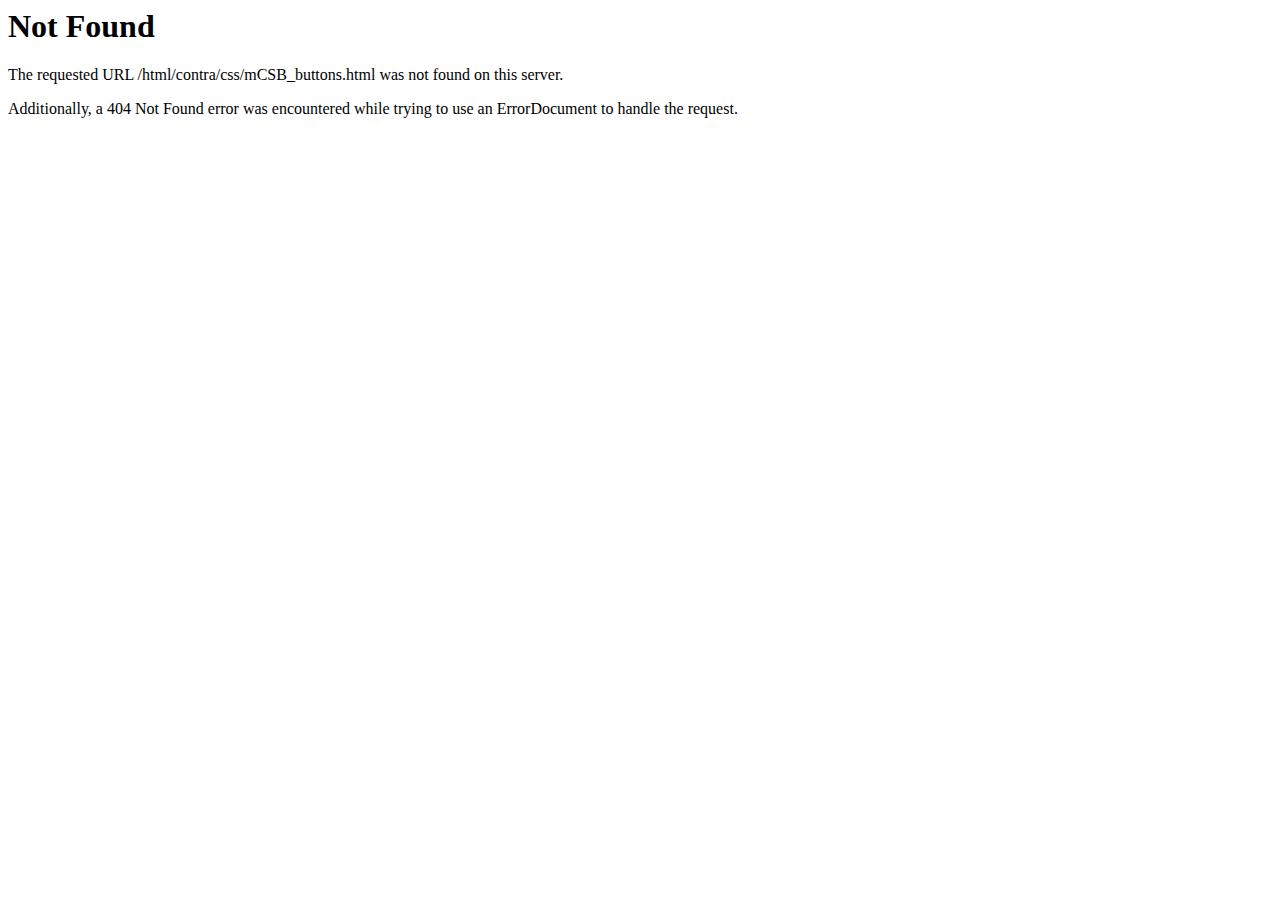
<file: css/mCSB_buttons.html>
<!DOCTYPE HTML PUBLIC "-//IETF//DTD HTML 2.0//EN">
<html><head>
<title>404 Not Found</title>
</head><body>
<h1>Not Found</h1>
<p>The requested URL /html/contra/css/mCSB_buttons.html was not found on this server.</p>
<p>Additionally, a 404 Not Found
error was encountered while trying to use an ErrorDocument to handle the request.</p>
</body></html>
</file>
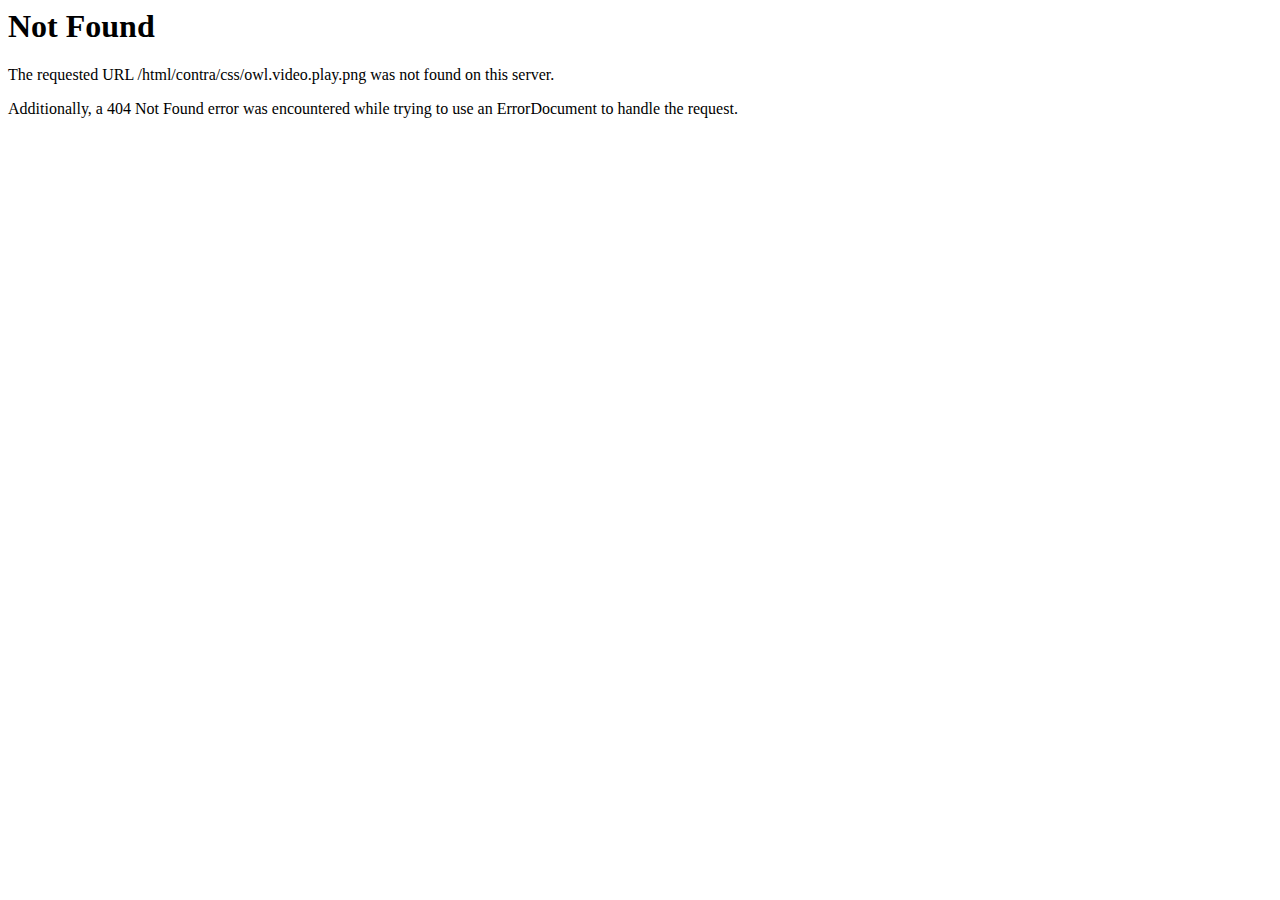
<file: css/owl.video.play.html>
<!DOCTYPE HTML PUBLIC "-//IETF//DTD HTML 2.0//EN">
<html><head>
<title>404 Not Found</title>
</head><body>
<h1>Not Found</h1>
<p>The requested URL /html/contra/css/owl.video.play.png was not found on this server.</p>
<p>Additionally, a 404 Not Found
error was encountered while trying to use an ErrorDocument to handle the request.</p>
</body></html>
</file>
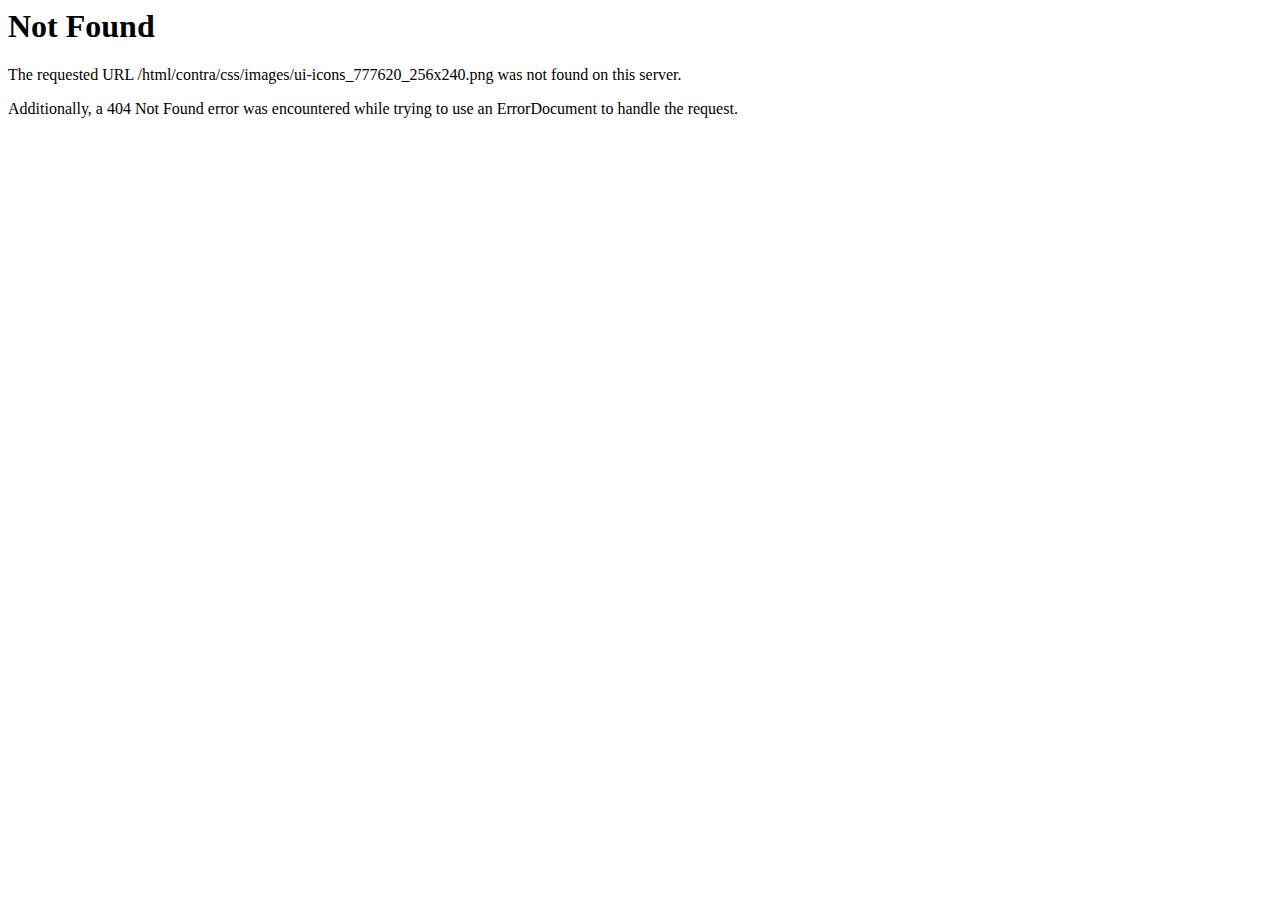
<file: css/images/ui-icons_777620_256x240.html>
<!DOCTYPE HTML PUBLIC "-//IETF//DTD HTML 2.0//EN">
<html><head>
<title>404 Not Found</title>
</head><body>
<h1>Not Found</h1>
<p>The requested URL /html/contra/css/images/ui-icons_777620_256x240.png was not found on this server.</p>
<p>Additionally, a 404 Not Found
error was encountered while trying to use an ErrorDocument to handle the request.</p>
</body></html>
</file>
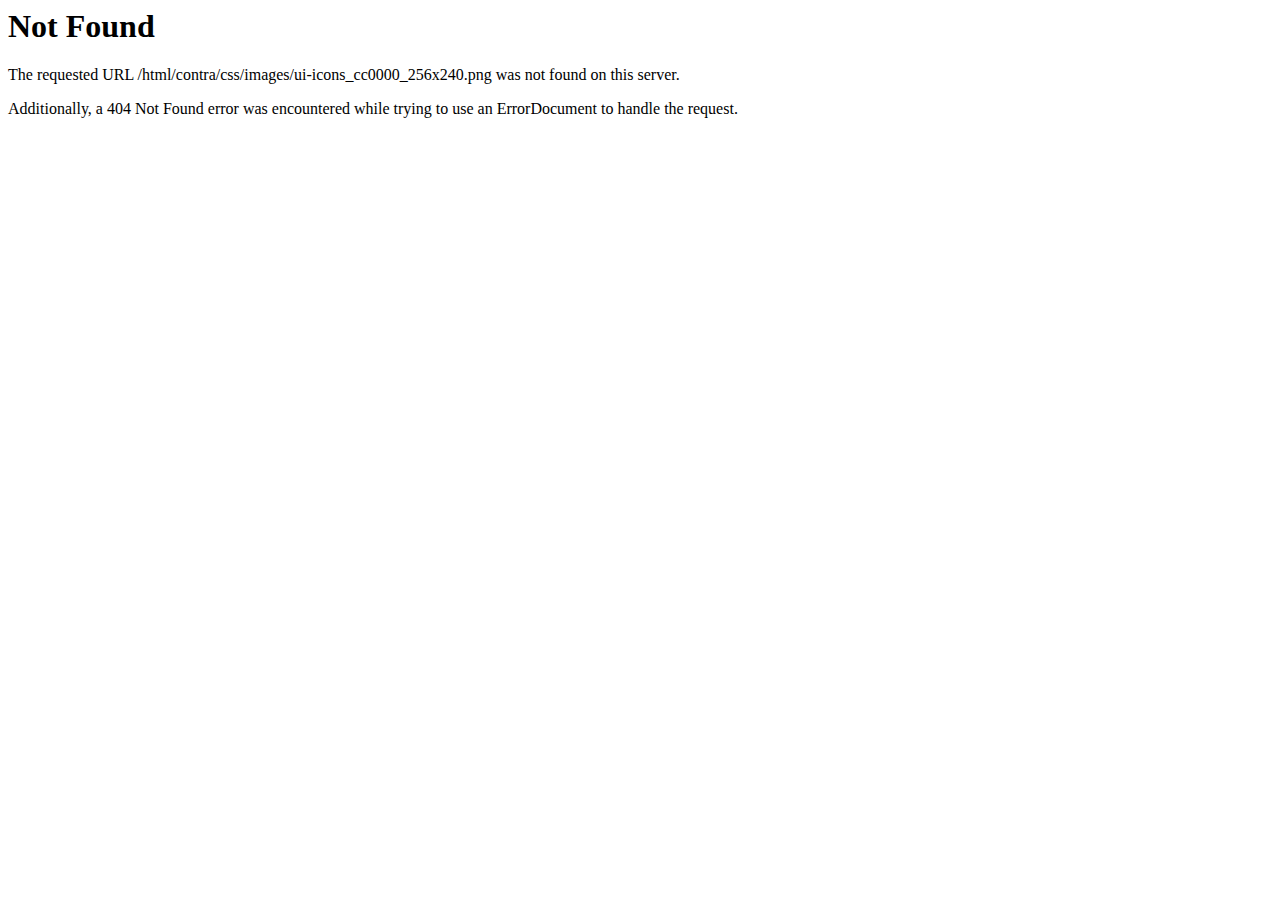
<file: css/images/ui-icons_cc0000_256x240.html>
<!DOCTYPE HTML PUBLIC "-//IETF//DTD HTML 2.0//EN">
<html><head>
<title>404 Not Found</title>
</head><body>
<h1>Not Found</h1>
<p>The requested URL /html/contra/css/images/ui-icons_cc0000_256x240.png was not found on this server.</p>
<p>Additionally, a 404 Not Found
error was encountered while trying to use an ErrorDocument to handle the request.</p>
</body></html>
</file>
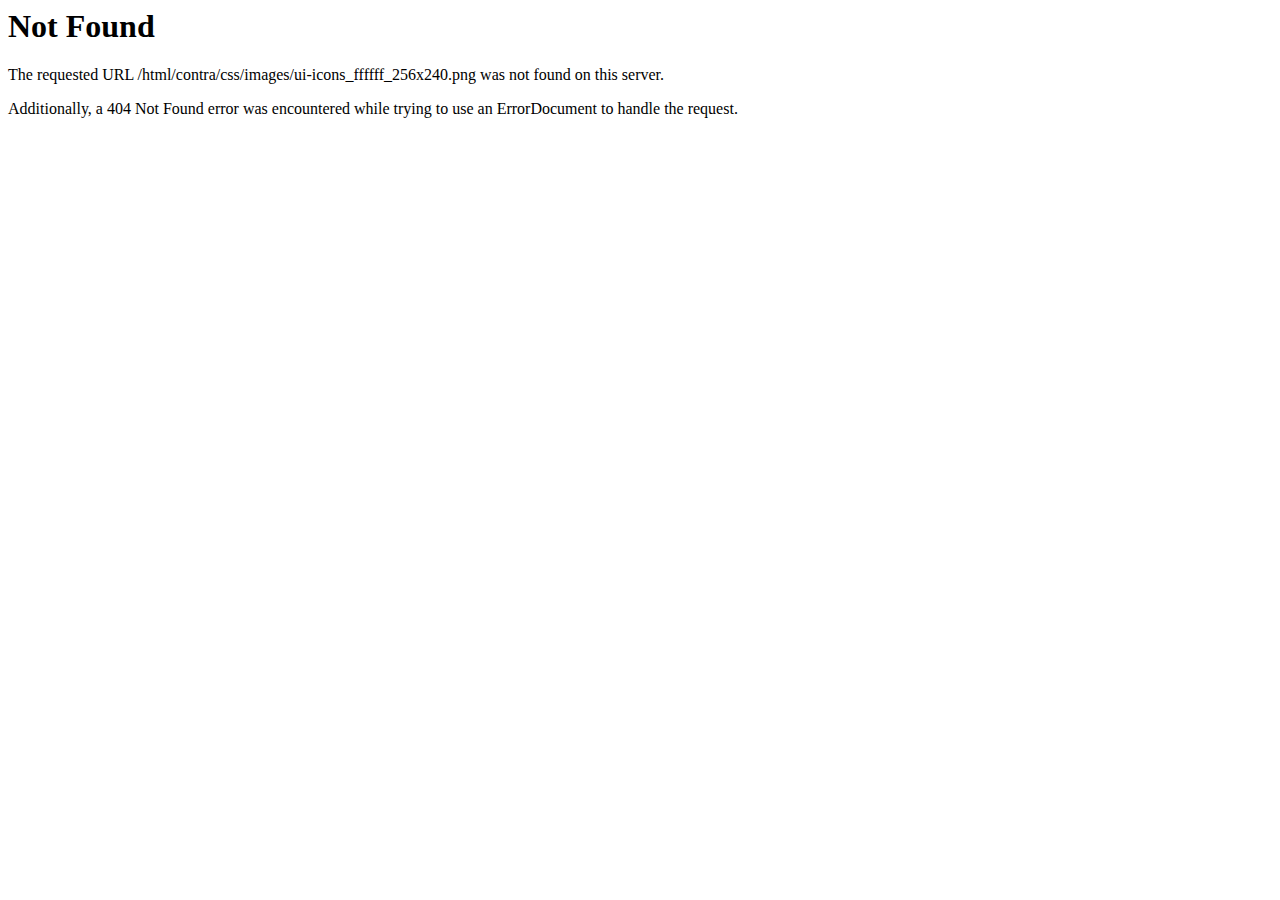
<file: css/images/ui-icons_ffffff_256x240.html>
<!DOCTYPE HTML PUBLIC "-//IETF//DTD HTML 2.0//EN">
<html><head>
<title>404 Not Found</title>
</head><body>
<h1>Not Found</h1>
<p>The requested URL /html/contra/css/images/ui-icons_ffffff_256x240.png was not found on this server.</p>
<p>Additionally, a 404 Not Found
error was encountered while trying to use an ErrorDocument to handle the request.</p>
</body></html>
</file>
<file: css/responsive.css>
/* Contra - Interior Creator HTML Template */

@media only screen and (max-width: 1800px){
	.banner-section:before{
		display: none;
	}

	.banner-carousel .owl-nav{
		right: 15%;
	}

	.rtl .banner-carousel .owl-nav{
		right: auto;
		left: 15%;
	}

	.banner-section-three .slide-item{
		padding: 120px 0;
	}

	.header-style-five .inner-container{
		padding: 0 30px;
	}

	.header-style-five .outer-box .contact-info{
		padding-left: 0;
		margin-left: 35px;
		display: none;
	}

	.banner-section-four{
		padding-left: 0;
	}
}

@media only screen and (max-width: 1439px){
	.banner-section-five .social-links{
		display: none;
	}

	.header-style-seven .main-menu .navigation > li{
		margin-left: 30px;
	}

	.banner-section-three{
		padding: 0;
	}

	.header-style-seven .inner-container{
		padding: 0 15px;
	}

	.box-layout .page-wrapper{
		border: 0;
	}

	.header-style-six .main-box{
		margin: 0 auto;
		max-width: 1200px;
		padding: 0 15px;
	}

	.header-style-six .outer-container{
		padding: 0;
	}

	.header-style-six .outer-box{
		margin-left: 30px;
	}

	.banner-section-two .social-links{
		display: none;
	}

	.header-style-seven .main-menu .navigation > li{
		margin-left: 30px;
	}

	.banner-section-six{
		padding: 0;
	}

	.header-style-seven .inner-container {
	    padding: 0 15px;
	}

	.banner-section-six .contact-info,
	.banner-section-six .social-links{
		display: none;
	}

	.header-style-three .main-menu .navigation > li{
		margin-left: 20px;
	}

	.header-style-three .outer-box{
		margin-left: 30px;
	}

	.header-style-three .inner-container{
		padding: 0 15px;
	}

}


@media only screen and (max-width: 1139px){

	.banner-carousel-three .content-box .text {
	    font-size: 20px;
	}

	.header-style-five .logo-box{
		width: 100%;
		text-align: center;
	}

	.header-style-five .inner-container{
		padding: 0 15px;
	}

	.header-style-five .main-menu .navigation > li{
		margin-left: 0;
		margin-right: 30px;
	}

	.header-style-five .outer-box,
	.header-style-five .main-menu .navigation > li > a{
		padding: 25px 0;
	}

	.header-style-one .logo-box{
		width: 100%;
		text-align: center;
	}

	.header-style-four .main-menu .navigation > li{
		margin-left: 25px;
	}

	.header-style-one .inner-container{
		padding: 0 15px;
	}

	.header-style-one .main-menu .navigation > li{
		margin-left: 0;
		margin-right: 30px;
	}

	.about-section .content-column .content-box{
		padding-left: 45px;
		padding-right: 15px;
	}

	.header-style-one .outer-box,
	.header-style-one .main-menu .navigation > li > a{
		padding: 25px 0;
	}

	.main-footer .gallery-widget .outer .image{
		width: 20%;
	}

	.news-block .caption-box,
	.service-block .lower-content{
		padding-left: 15px;
		padding-right: 15px;
	}

	.services-section .services-box{
		margin-top: -200px;
	}

	.testimonial-block .inner-box{
		padding-right: 180px;
	}

	.news-block .caption-box{
		margin-left: 0;
		margin-top: 0;
	}

	.news-block .image-box{
		margin-right: 0;
	}

	.products-carousel .owl-nav{
		left: -10px;
		width: 100%;
		text-align: center;
	}

	.specialize-section-two .carousel-column .carousel-outer{
		max-width: 590px;
		padding-left: 0;
	}

	.specialize-section-two .carousel-column .inner-column{
		padding-left: 0;
		padding-top: 50px;
	}

	.specialize-section-two .thumbs-carousel{
		position: relative;
		left: 0;
		top: 0;
		transform: rotate(0deg);
		margin: 0;
		margin-top: 30px;
	}

	.specialize-section-two .carousel-outer .thumbs-carousel img{
		transform: rotate(0deg);
		display: block;
		width: 100%;
	}

	.carousel-outer .thumbs-carousel .owl-nav{
		display: none;
	}

	.faq-section .accordion-column .inner-column{
		padding-top: 0;
		padding-left: 0;
	}

	.testimonial-block-two .inner-box{
		padding: 30px 30px;
	}

	.video-section .content-column .inner-column,
	.video-section .video-column .inner-column,
	.testimonial-carousel-two{
		padding-left: 0;
	}

	.news-block-four .content-box{
		padding-top: 0;
	}

	.video-section .content-column .inner-column,
	.news-section-two .column .inner-column{
		padding-right: 0;
	}

	.testimonial-carousel-two .owl-nav{
		position: relative;
		left: 0;
		right: 0;
		margin: 0 auto;
		bottom: 0;
		margin-top: 50px;
		max-width: 194px;
		transform:none;
	}

	.testimonial-block:before,
	.app-section .outer-box:after, 
	.app-section .outer-box:before,
	.header-style-six .contact-info,
	.header-style-five .main-menu .navigation > li > a:before,
	.header-style-one .main-menu .navigation > li > a:before,
	.video-section .video-column .video-box:before{
		display: none;
	}




	.app-section,
	.app-section .content-column .inner-column,
	.app-section .outer-box{
		padding: 0;
	}

	.app-section .image-column .inner-column{
		margin: 0;
	}

	.specialize-section-two.alternate .carousel-column .inner-column{
		padding-right: 0;
		padding-top: 0;
	}

	.project-detail .tabs-content,
	.project-detail .project-tabs .tab-btns{
		width: 100%;
	}

	.project-detail .project-tabs .tab-btn{
		float: left;
		width: 33.33333%;
	}

	.rtl .banner-section .slide-item:before{
		transform: skew(0deg);
		left: auto;
		right: -10%;
	}

	.header-style-seven .logo-box:before{
		transform: none;
		left: -15px;
	}



	.banner-section .slide-item:before{
		width: 60%;
		transform: skew(0deg);
		left: -10%;
	}

	.banner-section .content-box .text{
		font-size: 20px;
	}

	.header-style-one{
		position: relative;
		background-color:#000000;
	}

	.header-style-one .header-lower{
		padding: 0;
		margin: 0;
	}

	.banner-carousel .owl-nav{
		right: 40px;
	}


	.rtl .banner-carousel .owl-nav{
		left: 40px;
	}

	.header-style-two .nav-outer,
	.header-style-one .nav-outer{
		width: 100%;
	}

	.header-style-three .main-menu .navigation > li > a:before,
	.header-style-one .header-lower:before,
	.header-style-one .header-lower:after{
		display: none;
	}

	.banner-section .slide-item{
		padding: 250px 0 200px;
	}

	.header-style-two .logo-box{
		width: 100%;
		text-align: center;
	}

	.header-style-two .logo-box .logo{
		padding-top: 30px;
	}

	.header-style-two .header-lower .auto-container{
		width: 100%;
		padding: 0;
	}

	.header-style-two .header-lower .main-box{
		border-radius: 0;
		position: relative;
	}

	.banner-section-two .slide-item .content-box{
		padding: 250px 0 250px;
	}

	.header-style-two .main-menu .navigation > li{
		margin-left: 0;
		margin-right: 30px;
	}

	.banner-carousel-two .owl-nav{
		left: auto;
		right: 20px;
	}

	.header-style-seven{
		background-color: #ffffff;
	}

	.header-style-seven .main-menu .navigation > li > a{
		font-size: 14px;
		color: #222222;
	}

	.header-style-seven .nav-toggler{
		background-color: #222222;
		color: #ffffff;
	}

	.banner-carousel-three .slide-item{
		padding: 150px 0; 
	}

	.banner-carousel-three h2{
		font-size: 36px;
		line-height: 1.2em;
	}

	.header-style-three{
		background-color: #ffffff;
	}

	.header-style-three .main-menu .navigation > li > a{
		font-size: 14px;
		color: #222222;
	}

	.header-style-three .nav-toggler{
		background-color: #222222;
		color: #ffffff;
	}

	.header-style-three .logo-box:before{
		transform: none;
		left: -15px;
	}

}

@media only screen and (min-width: 768px){
	.main-menu .navigation > li > ul,
	.main-menu .navigation > li > .mega-menu,
	.main-menu .navigation > li > ul > li > ul{
		display:block !important;
		visibility:hidden;
		opacity:0;
	}
}

@media only screen and (max-width: 1023px){
	.sticky-header{
		display: none !important;
	}

	.banner-section-two .owl-dots{
		right: 20px;
	}

	.banner-section-five .owl-dots{
		right: 20px;
	}

	.main-header .outer-box,
	.header-style-one .outer-box,
	.about-section .image-column .image img,
	.about-section .image-column .title-box h2 br,
	.header-style-five .outer-box,
	.header-style-five .main-menu .navigation > li:before,
	.header-style-one .main-menu .navigation > li:before{
		display: none;
	}

	.header-style-five .main-menu .navigation > li > a{
		padding: 20px 0;
	}

	.header-style-one .main-menu .navigation > li > a{
		padding: 20px 0;
	}

	.banner-carousel h2{
		font-size: 36px;
		line-height: 1.2em;
	}

	.about-section .content-column .inner-column,
	.about-section .image-column .inner-column{
		margin: 0;
	}

	.about-section .content-column .content-box{
		border: 2px solid #dddddd;
		text-align: left;
	}

	.about-section .image-column .image-box .alphabet-img{
		position: relative;
		display: inline-block;
	}

	.about-section .content-column .inner-column,
	.about-section .image-column .image-box{
		padding-top: 50px;
		text-align: center;
	}

	.about-section .image-column .title-box{
		position: relative;
		display: inline-block;
		left: 0;
		top: 0;
		text-align: center;
	}

	.testimonial-section .title-column,
	.testimonial-section .title-column .inner-column,
	.testimonial-section .testimonial-column,
	.testimonial-section .testimonial-column .inner-column{
		max-width: 100%;
	}

	.testimonial-section .title-column .inner-column,
	.testimonial-section .testimonial-column .inner-column{
		padding: 70px 15px;
	}

	.main-menu .navigation > li > .mega-menu{
		padding:20px 20px;	
	}

	.about-section .content-column .content-box{
		padding-left: 15px;
		padding-right: 15px;
	}

	.banner-section-two .content-box h2{
		font-size: 40px;
		line-height: 1.2em;
	}

	.banner-section-two .content-box .video-link{
		position: relative;
		left: 0;
		top: 0;
		margin-top: 30px;
	}

	.header-style-four .main-menu .navigation > li{
		margin-left: 20px;
	}

	.header-style-four .main-menu .navigation > li > a{
		font-size: 14px;
		text-transform: capitalize;
	}

	.header-style-five .main-menu .navigation > li{
		margin-left: 20px;
		margin-right: 0;
	}


	.header-style-five .main-menu .navigation > li > a{
		font-size: 14px;
		text-transform: capitalize;
	}


	.feature-block{
		margin-bottom: 50px;
	}

	.project-block-two{
		padding-left: 0;
	}

	.projects-carousel-two .owl-next, 
	.projects-carousel-two .owl-prev{
		bottom: -30px;
	}
	.projects-carousel-two .owl-dots{
		position: relative;
		bottom: -30px;
	}

	.offer-section .image-column .inner-column{
		padding: 0px;
		margin: 0;
	}

	.header-style-seven .main-menu .navigation > li{
		margin-left: 20px;
	}

	.app-section .title-column h1 br,
	.banner-section-three .bottom-box,
	.banner-section-three .slide-item:before,
	.header-style-seven .outer-box{
		display: none;
	}

	.banner-section-three{
		padding-bottom: 70px;
	}

	.banner-section-three .slide-item{
		padding:100px 0;
	}

	.banner-carousel-two .content-box .inner-box{
		padding-left: 30px;
	}


	.app-section .content-column .inner-column{
		padding: 0 0 70px;
	}

	.offer-section .form-column .inner-column{
		margin-left: 0;
	}

	.app-section .title-column h1{
		font-size: 54px;
	}

	.app-section{
		text-align: center;
	}

	.specialize-section-two.alternate .title-column{
		margin-bottom: 50px;
	}

	.specialize-section-two .carousel-column{
		order: 12;
	}

	.contact-page-section .map-column .inner-column{
		height: 500px;
		position: relative;
		padding: 0;
	}

	.banner-carousel-two .owl-nav{
		left: auto;
		right: 50%;
		max-width: none;
	    width: 208px;
	    transform: translateX(95px);
	}

	.banner-section-five .content-box h2{
		font-size: 40px;
		line-height: 1.2em;
	}

	.banner-section-five .content-box .video-link{
		position: relative;
		left: 0;
		top: 0;
		margin-top: 30px;
	}

	.banner-section-five .content-box .video-link a{
		transform: translate(0);
	}

	.header-style-seven .main-menu .navigation > li{
		margin-left: 20px;
	}

	.header-style-seven .main-menu .navigation > li > a{
		font-size: 14px;
	}

	.banner-section-six .slide-item{
		padding-top: 250px;
	}

	.banner-section-six .content-box {
	    padding: 40px 30px;
	}

	.banner-section-six .slide-item:before{
		display: none;
	}

	.banner-section-six{
		padding-bottom: 70px;
	}

	.banner-section-six .banner-carousel-two .owl-nav{
		right: auto !important;
		left: 50%;
		bottom: -70px;
		transform: translateX(-50%);
	}

	.banner-section-six .content-box{
		padding: 40px 30px;
	}

	.banner-section-six .content-box .inner-box{
		padding-left: 30px;
	}



}

@media only screen and (max-width: 767px){

	.header-style-one .logo-box{
		float: left;
		width: auto;
	}

	.main-header .logo-box .logo{
		padding: 15px 0;
	}

	.header-style-four.fixed-header .logo-box .logo{
		padding: 15px 0;
	}

	.header-style-five .logo-box{
		float: left;
		width: auto;
	}

	.header-style-four.fixed-header .header-lower,
	.header-style-four{
		position: relative !important;
		background-color: #222222;
		animation: none !important;
	}

	.header-style-four.fixed-header .header-lower,
	.header-style-four .header-lower{
		background-color: rgba(0,0,0,0.40);
	}

	.main-header .nav-outer{
		position: relative;
		width: 100%;
		margin-top: -80px;
	}
	
	.main-header .main-menu{
		padding-top: 0px;
		width: 100%;
		margin: 0px;
	}

	.main-menu .navbar-header {
	    position: relative;
	    float: none;
	    display: block;
	    text-align: right;
	    width: 100%;
	    padding: 8px 0px;
	    right: 0px;
	}

	.navbar-toggler{
		padding: 0;
	}

	.navbar-toggler .icon {
		position: relative;
		font-size: 28px;
		line-height: 43px;
		color: #ff8a00;
		border: 0;
		outline: 0;
	}

	.main-menu .collapse {
	   max-height:400px;
		overflow:auto;
		float:none;
		width:100%;
		padding:10px 0px 0px;
		border:none;
		margin:0px 0px 15px;
		-ms-border-radius:0px;
		-moz-border-radius:0px;
		-webkit-border-radius:0px;
		-o-border-radius:0px;
		border-radius:0px;
		box-shadow:none;
   }
   
	.main-menu .collapse.in,
	.main-menu .collapsing{
		padding:10px 0px 0px;
		border:none;
		margin:0px 0px 15px;
		-ms-border-radius:0px;
		-moz-border-radius:0px;
		-webkit-border-radius:0px;
		-o-border-radius:0px;
		border-radius:0px;
		box-shadow:none;	
	}

	.navbar-dark .navbar-toggler{
		border: 1px solid #ffffff;
	}

	.navbar-light .navbar-toggler{
		border: 1px solid #999999;
	}

	
	.main-menu .navbar-collapse > .navigation{
		float:none !important;
		margin:0px !important;
		width:100% !important;
		
		border:1px solid #ffffff;
		border-top:none;
	}
	
	.main-menu .navbar-collapse > .navigation > li{
		margin:0px !important;
		float:none !important;
		padding:0px !important;
		width:100%;
	}
	
	.main-menu .navigation > li > a,
	.main-menu .navigation > li > ul:before{
		border:none;	
	}
	
	.main-menu .navbar-collapse > .navigation > li > a{
		padding:10px 10px !important;
		border:none !important;
		font-size:15px !important;
	}
	
	.main-menu .navigation li.dropdown > a:after,
	.main-menu .navigation > li.dropdown > a:before,
	.main-menu .navigation > li > ul > li > a::before,
	.main-menu .navigation > li > ul > li > ul > li > a::before{
		color:#ffffff !important;
		right:15px;
		font-size:16px;
		display:none !important;
	}
	
	.main-menu .navbar-collapse > .navigation > li > ul,
	.main-menu .navbar-collapse > .navigation > li > ul > li > ul{
		position:relative;
		border:none;
		float:none;
		visibility:visible;
		opacity:1;
		display:none;
		margin:0px;
		left:auto !important;
		right:auto !important;
		top:auto !important;
		padding:0px;
		outline:none;
		width:100%;
		background:#333333;
		-webkit-border-radius:0px;
		-ms-border-radius:0px;
		-o-border-radius:0px;
		-moz-border-radius:0px;
		border-radius:0px;
		transition:none !important;
		-webkit-transition:none !important;
		-ms-transition:none !important;
		-o-transition:none !important;
		-moz-transition:none !important;
		-webkit-transform: scaleY(1);
	    -ms-transform: scaleY(1);
	    -moz-transform: scaleY(1);
	    transform: scaleY(1);
	}
		
	.main-menu .navbar-collapse > .navigation > li > ul,
	.main-menu .navbar-collapse > .navigation > li > ul > li > ul{
		border-top:1px solid rgba(255,255,255,1) !important;	
	}
	
	.main-menu .navbar-collapse > .navigation > li,
	.main-menu .navbar-collapse > .navigation > li > ul > li,
	.main-menu .navbar-collapse > .navigation > li > ul > li > ul > li{
		border-top:1px solid rgba(255,255,255,1) !important;
		border-bottom:none;
		opacity:1 !important;
		top:0px !important;
		left:0px !important;
		visibility:visible !important;
	}
	
	.main-menu .navbar-collapse > .navigation > li > ul > li:first-child,
	.main-menu .navbar-collapse > .navigation > li > ul > li > ul > li:first-child{
		border-top:none !important;	
	}
	
	.main-menu .navbar-collapse > .navigation > li:first-child{
		border:none;	
	}
	
	.main-menu .navbar-collapse > .navigation > li > a,
	.main-menu .navbar-collapse > .navigation > li > ul > li > a,
	.main-menu .navbar-collapse > .navigation > li > ul > li > ul > li > a{
		padding:12px 20px !important;
		line-height:22px;
		color:#ffffff;
		font-weight:500;
		font-size:15px;
		background:#25262c;
		text-align:left;
	}
	
	.main-menu .navbar-collapse > .navigation > li > a:hover,
	.main-menu .navbar-collapse > .navigation > li > a:active,
	.main-menu .navigation > li .mega-menu-bar .column > ul > li > a,
	.main-menu .navbar-collapse > .navigation > li > a:focus{
		background:#ff5926;
	}
	
	.main-menu .navbar-collapse > .navigation > li:hover > a,
	.main-menu .navbar-collapse > .navigation > li > ul > li:hover > a,
	.main-menu .navbar-collapse > .navigation > li > ul > li > ul > li:hover > a,
	.main-menu .navbar-collapse > .navigation > li.current > a,
	.main-menu .navigation > li .mega-menu-bar .column > ul > li > a,
	.main-menu .navbar-collapse > .navigation > li.current-menu-item > a{
		background:#25262c;
		color:#ffffff !important;
	}
	
	.main-menu .navbar-collapse > .navigation li.dropdown .dropdown-btn{
		display:block;
	}
	
	.main-menu .navbar-collapse > .navigation li.dropdown:after,
	.main-menu .navigation > li > ul:before{
		display:none !important;	
	}


	/*=== Mega Menu Style ===*/

	.main-menu .navigation > li.has-mega-menu{
		position:relative !important;	
	}
	
	.main-menu .navigation > li .mega-menu-bar .column{
		padding:0px;
		margin:0px;	
	}
	
	.main-menu .navigation > li > .mega-menu{
		position:relative;
		width:100%;
		padding:0px !important;
		background:none !important;
		margin:0px !important;
		left:0px !important;
		top:0px !important;	
	}
	
	.main-menu .navigation > li > .mega-menu .row{
		margin:0px;
		width:100%;	
	}
	.main-menu .navigation > li > .mega-menu:before,
	.main-menu .navigation > li .mega-menu-bar h3{
		color:#ffffff !important;
		right:15px;
		font-size:16px;
		display:none !important;
	}
	.main-menu .navigation > li > .mega-menu,
	.main-menu .navigation > li .mega-menu-bar > ul{
		position:relative;
		border:none;
		float:none;
		visibility:visible;
		opacity:1;
		display:none;
		margin:0px;
		left:auto !important;
		right:auto !important;
		top:auto !important;
		padding:0px;
		outline:none;
		width:100%;
		background:#2c2c2c;
		-webkit-border-radius:0px;
		-ms-border-radius:0px;
		-o-border-radius:0px;
		-moz-border-radius:0px;
		border-radius:0px;
		transition:none !important;
		-webkit-transition:none !important;
		-ms-transition:none !important;
		-o-transition:none !important;
		-moz-transition:none !important;
		-webkit-box-shadow:none;
		-ms-box-shadow:none;
		-o-box-shadow:none;
		-moz-box-shadow:none;
		box-shadow:none;
	}
	.main-menu .navigation > li .mega-menu-bar .column > ul > li{
		border-top:1px solid rgba(255,255,255,1) !important;
		border-bottom:none;
		opacity:1 !important;
		top:0px !important;
		left:0px !important;
		visibility:visible !important;
	}
	
	.main-menu .navigation > li .mega-menu-bar .column > ul > li > a{
		padding: 10px 10px !important;
		line-height:22px;
		color:#ffffff !important;
		background:#25262c ;
		font-size:14px;
		font-weight:600;
		text-transform:uppercase;
	}

	.main-menu .navigation > li .mega-menu-bar .column > ul > li > a:hover{
		background:#25262c ;
	}
	
	.main-menu .navigation > li > .mega-menu{
		-webkit-transform: scale(1);
		-moz-transform: scale(1);
		-ms-transform: scale(1);
		-o-transform: scale(1);
		transform: scale(1);
	}
	/*=== End Mega Menu Style ===*/

	.page-title{
		padding: 100px 0;
	}

	.page-title h1{
		font-size: 36px;
		line-height: 1.2em;
		margin-bottom: 15px;
	}

	.page-title .title{
		font-size: 18px;
		margin-bottom: 15px;
	}

	.page-title .bread-crumb{
		padding-top: 0;
	}

	.page-title .bread-crumb{
		width: 100%;
		padding-bottom: 0;
	}

	.sec-title h2{
		font-size: 28px;
		line-height: 1.2em;
	}

	.sec-title .text br{
		display: none;
	}

	.sec-title{
		margin-bottom: 40px;
	}

	.banner-section-two .owl-dots{
		right: 15px;
	}

	.banner-section-two .owl-dot{
		margin-bottom: 20px;
	}

	.sidebar-page-container{
		padding: 70px 0 20px;
	}

	.fact-counter .count-box{
		text-align: center;
		padding: 20px 0px 0;
	}

	.fact-counter .count-box .count{
		float: none;
		display: inline-block;
		margin: 0 0 25px;
	}

	.fact-counter .count-box:before{
		left: 0;
		right: 0;
		margin: 0 auto;
	}

	.fact-counter .count-box .counter-title br,
	.projects-carousel .owl-nav{
		display: none;
	}

	.sec-title .float-text{
		font-size: 36px;
		line-height: 72px;
	}

	.services-section .upper-box{
		padding-bottom: 240px;
	}

	.testimonial-section .title-column .inner-column{
		padding-top: 0;
	}

	.main-footer .footer-bottom .social-links,
	.main-footer .footer-bottom .copyright-text{
		width: 100%;
		text-align: center;
		padding-right:0;
	}

	.main-footer .footer-bottom .inner-container:before{
		display: none;
	}

	.main-footer .footer-bottom .copyright-text:before{
		width: 120%;
		left: -10%;
		height: 100%;
		border:0;
		background-color: #ffae00;
	}

	.main-footer .footer-bottom .social-links li{
		float: none;
		display: inline-block;
	}

	.main-footer .footer-bottom .social-links li:first-child{
		margin-left: 0;
	}

	.main-footer .gallery-widget .outer .image{
		width: 25%;
	}

	.service-block-two.style-two .inner-box{
		padding-top: 0;
	}

	.project-block-two .info-box .text{
		margin-bottom: 20px;
	}

	.login-section{
		padding: 70px 0 40px;
	}

	.project-block-two .info-box h3{
		font-size: 24px;
		margin-bottom: 15px;
	}

	.offer-section .image-column .text{
		position: relative;
		padding: 0;
		margin: 50px 0 0;
	}

	.banner-carousel-two .content-box h2{
		font-size: 32px;
	}

	.banner-carousel-two .content-box .title{
		font-size: 20px;
	}

	.mixitup-gallery .filters li{
		margin-right: 10px;
	}

	.mixitup-gallery .filters{
		margin-bottom: 70px;
	}

	.list-style-one li{
		width: 100%;
	}

	.error-section{
		padding: 100px 0;
	}

	.main-footer .about-widget{
		padding-right: 0;
	}

	.banner-section .slide-item:before{
		width: 120%;
		left: -10%;
	}

	.rtl .banner-section .slide-item:before{
		left: auto;
		right: -10px;
	}

	.banner-section-two .slide-item:before{
		display: none;
	}

	.projects-section-two{
		padding: 50px 0 100px;
	}

	.banner-section .contact-info{
		display: none;
	}

	.banner-carousel .owl-nav{
		left: 0;
		right: 0;
		margin: 0 auto;
		text-align: center;
		bottom: -50px;
	}

	.banner-section-two .slide-item .content-box{
		padding: 150px 0;
	}

	.banner-section-two .content-box .video-link{
		margin-top: 0px;
	}

	.main-header .top-left{
		display: none;
	}

	.main-header .top-right{
		text-align: center;
		width: 100%;
	}

	.main-header .top-right ul{
		float: none;
		display: inline-block;
	}

	.header-style-four .top-right{
		text-align: left;
	}

	.rtl .header-style-four .top-right{
		text-align: right;
	}

	.header-style-two .header-lower .main-box{
		padding: 0 15px;
	}

	.header-style-two .logo-box{
		width: auto;
	}

	.rtl .banner-carousel .owl-nav{
		left: 0;
		right: 0;
	}

	.rtl .header-style-two .main-menu .navbar-header{
		text-align: left;
	}


	.header-style-six,
	.header-style-six.fixed-header .outer-container,
	.header-style-six .outer-container{
		position: relative !important;
	}

	.header-style-six .btn-box{
		padding: 30px 0;
	}

	
	.header-style-six.fixed-header .outer-container,
	.header-style-six .outer-container{
		background-color: #000000;
		border-bottom: 0;
		animation: none !important;
	}

	.header-style-six .logo-box{
		border-right: 0;
	}

	.header-style-six .nav-toggler{
		background-color: #ffffff;
	}

	.rtl .header-style-six .logo-box{
		border-left:0;
	}


	.banner-section-five .slide-item .content-box{
		bottom: 50%;
		transform: translateY(50%);
	}

	.banner-section-five .slide-item:before{
		position: absolute;
		left: 0;
		top: 0;
		height: 100%;
		width: 100%;
		background-color: #000000;
		opacity: 0.40;
		content: "";
	}

	.banner-section-five .owl-dots{
		top: 80%;
	}

	.banner-section-five .slide-item .content-box:before{
		display: none;
	}

	.banner-section-five .owl-dots{
		right: 15px;
	}

	.banner-section-five .owl-dot{
		margin-bottom: 20px;
	}
}


@media only screen and (max-width: 599px){
	.about-section .content-column .content-box .title h2{
		font-size: 22px;
		line-height: 1.3em;
	}

	.banner-section-five .content-box h2,
	.banner-section-two .content-box h2{
		font-size: 32px;
	}

	.banner-carousel .content-box .text{
		margin-bottom: 35px;
		font-size: 20px;
	}

	.shop-single .product-details .prod-tabs .tab-btns .tab-btn{
		margin-bottom: 10px;
		display: block;
		width: 100%;
		text-align: center;
	}

	.banner-carousel-three .content-box h2 br,
	.banner-carousel .content-box h2 br,
	.testimonial-block:before{
		display: none;
	}

	.testimonial-block,
	.testimonial-block .inner-box{
		padding-right: 0;
		text-align: center;
	}

	.testimonial-carousel .owl-nav{
		left: 0;
		right: 0;
		max-width: 62px;
		margin: 0 auto;
	}

	.testimonial-section .testimonial-column{
		border-radius: 0;
	}

	.testimonial-block .image-box{
		position: relative;
		display: inline-block;
		margin-bottom: 30px;
	}

	.team-block .inner-box .image-box .social-links li{
		right: -50px;
		opacity: 1;
		visibility: visible;
	}

	.testimonial-block .text{
		margin-bottom: 20px;
	}

	.main-footer .widgets-section{
		padding-bottom: 30px;
	}

	.main-footer .gallery-widget .outer .image{
		width: 33.33333%;
	}

	.projects-carousel-two .project-block-two .info-box{
		position: relative;
		left: 0 !important;
		top:0;
		margin:0;
		transform: translate(0);
	}

	.project-block-two .info-box .inner-box{
		box-shadow: none;
		max-width: 100%;
	}

	.scroll-to-top{
		display: none !important;
	}

	.offer-section .form-column .upper-box{
		padding-right: 0;
	}

	.offer-section .form-column .upper-box .discount{
		position: relative;
		left: 0;
		top: 0;
		display: block;
		font-size: 60px;
		margin-bottom: 10px;
	}

	.news-block-two .caption-box .inner,
	.feature-block .inner-box{
		padding-left: 15px;
		padding-right: 15px;
	}

	.projects-section-two .upper-box .link-box{
		display: none;
	}

	.news-block-two .caption-box{
		margin-top: 0;
		padding: 0;
	}

	.news-block-four .inner-box{
		padding-left: 0;
	}

	.news-block-four .image-box{
		position: relative;
		display: block;
		width: 100%;
		height: auto;
		margin-bottom: 20px;
	}

	.coming-soon .content .content-inner .text br{
		display: none;
	}

	.coming-soon .emailed-form .form-group input[type="submit"], 
	.coming-soon .emailed-form button{
		position: relative;
		display: block;
		width: 100%;
		margin-top: 20px;
		border-radius: 50px !important;
	}

	.service-detail .prod-tabs .tab-btns .tab-btn{
		display: block;
		width: 100%;
	}

	.header-style-four .header-top .top-right,
	.main-header .contact-info li{
		width: 100%;
		margin-left: 0;
	}


	.comments-area .comment-box.reply-comment,
	.comments-area .comment-box.reply-comment.reply{
		margin-left: 0;
	}

	.blog-detail.style-two .comments-area .comment{
		padding-left: 0;
	}


	.blog-detail.style-two .comments-area .comment-box .author-thumb{
		position: relative;
		margin-bottom: 20px;
	}

	.comments-area .comment-box .reply-btn{
		position: relative;
	}

	.news-block-two .blockquote h2{
		font-size: 34px;
	}

	.payment-box .upper-box{
		padding: 15px 15px;
	}

	.discount-form{
		padding: 50px 20px 30px;
	}


	.banner-carousel-two .content-box .inner-box{
		text-align: center;
	}

	.banner-carousel-two .content-box .inner-box:before{
		display: none;
	}

	.banner-carousel-three .content-box .text {
	    margin-bottom: 35px;
	    font-size: 20px;
	}

	.banner-section-six .content-box .inner-box{
		text-align: left;
	}
}

@media only screen and (max-width: 479px) {
	.shipping-form button,
	.cart-section .coupon-btn,
	.cart-section .cart-options .cart-btn,
	.cart-section .totals-table .proceed-btn,
	.cart-section .apply-coupon .form-group input[type="text"],
	.sidenav-bar{
		width: 100%;
	}

	.sidenav-bar{
		left: -100%;
	}

	.cart-section .cart-options > div{
		width: 100% !important;
	}

	.cart-section .apply-coupon .form-group{
		margin-right: 0;
		width: 100%;
	}

	.offer-section .content-column .text br,
	.styled-pagination li.next-post, 
	.styled-pagination li.prev-post{
		display: none;
	}

	.testimonial-block-two .info-box{
		padding-right: 110px;
	}

	.product-details .basic-details .add-to-cart{
		margin-left: 0;
	}

	.news-block-two .blockquote,
	.blog-classic .news-block-two .caption-box .inner,
	.blog-detail.style-two .news-block-two .caption-box .inner,
	.blog-detail .news-block-two .caption-box .inner{
		padding-left: 15px;
		padding-right: 15px;
	}

	.login-form{
		padding: 20px 15px 25px;
	}

	.login-form .form-group .pull-right{
		width: 100%;
		margin-bottom: 10px;
	}

	.login-form .form-group{
		display: block;
		width: 100%;
		text-align: left !important;
	}

	.mixitup-gallery .filters li{
		display: block;
		width: 100%;
	}

	.blog-detail .news-block-two .caption-box blockquote .icon{
		top: -20px;
	}

	.comments-area .comment-box .author-thumb{
		position: relative;
		margin-bottom: 20px;
	}

	.error-section h4{
		font-size: 28px;
		line-height: 1.2em;
	}

	.latest-news .post{
		padding-left: 110px;
	}

	.blog-detail .news-block-two .caption-box blockquote,
	.comments-area .comment{
		padding-left: 0;
	}

	.comments-area .comment-box .reply-btn{
		position: relative;
		margin-top: 10px;
	}

	.error-section .error-title{
		font-size: 150px;
	}

	.banner-section-six .content-box .count{
		position: relative;
		display: block;
		margin-bottom: 15px;
	}

	.banner-carousel-two .content-box h2{
		font-size: 24px;
		line-height: 1.2em;
	}

	.banner-section-six .content-box .inner-box{
		text-align: left;
		padding-left: 0;
	}

}



/***

==================================================================
		Right To Left Responsive
==================================================================

***/

@media only screen and (max-width: 1439px){
	.rtl header-style-seven .main-menu .navigation > li{
		margin-left: 0px;
		margin-right: 30px;
	}

	.rtl .banner-section-two .owl-dots{
		left: 45px;
	}

	.rtl .banner-section-five .owl-dots{
		left: 45px;
	}

	.rtl .header-style-seven .main-menu .navigation > li{
		margin-left: 0;
		margin-right: 30px;
	}

	.rtl .banner-section-six .owl-nav{
		left: auto;
	}
}


@media only screen and (max-width: 1139px){

	.rtl .banner-carousel-three .slide-item:before {
	    transform: skew(0deg);
	    left: auto;
	    right: -10%;
	}

	.banner-carousel-three .slide-item:before {
	    width: 60%;
	    transform: skew(0deg);
	    left: -10%;
	}

	.rtl .header-style-four .main-menu .navigation > li{
		margin-right: 25px;
		margin-left: 0;
	}

	.rtl .header-style-one .main-menu .navigation > li{
		margin-right: 0;
		margin-left: 30px !important;
	}

	.rtl .about-section .content-column .content-box{
		padding-left: 45px;
		padding-right: 15px;
		text-align: right;
	}

	.rtl .testimonial-carousel-two .owl-nav{
		left: 0;
		right: 0;
		margin: 50px auto 0;
		transform: translateX(-30px);
	}

	.rtl .header-style-five .main-menu .navigation > li{
		margin-right: 0;
		margin-left: 30px !important;
	}

	.rtl .testimonial-block .inner-box{
		padding-left: 180px;
	}

	.rtl .news-block .caption-box{
		margin-right: 0;
	}

	.rtl .news-block .image-box{
		margin-left: 0;
	}

	.rtl .products-carousel .owl-nav{
		right: 0px;
	}

	.rtl .specialize-section-two .carousel-column .carousel-outer{
		padding-right: 0;
	}

	.rtl  .specialize-section-two .carousel-column .inner-column{
		padding-right: 0;
	}

	.rtl .specialize-section-two .thumbs-carousel{
		right: 0;
		left: auto;
	}

	.rtl .faq-section .accordion-column .inner-column{
		padding-right: 0;
	}

	.rtl .video-section .content-column .inner-column,
	.rtl .video-section .video-column .inner-column,
	.rtl .testimonial-carousel-two{
		padding-right: 0;
	}

	.rtl .video-section .content-column .inner-column,
	.rtl .news-section-two .column .inner-column{
		padding-right: 0;
	}

	.rtl .specialize-section-two.alternate .carousel-column .inner-column{
		padding-left: 0;
		padding-top: 0;
	}

	.project-detail .project-tabs .tab-btn{
		width: 33.33333%;
	}

	.rtl .header-style-three .main-menu .navigation > li{
		margin-left: 0;
		margin-right: 25px;
	}

	.rtl .header-style-three .outer-box{
		margin-left: 0px;
		margin-right: 30px;
	}

}

@media only screen and (max-width: 1023px){
	.rtl .project-block-two{
		padding-right: 0;
	}

	.testimonial-section .testimonial-column{
		border-radius: 0;
	}

	.rtl header-style-seven .main-menu .navigation > li{
		margin-right: 20px;
	}

	.rtl .banner-carousel-two .owl-nav{
		left: auto;
		right: 50%;
		transform: translateX(50%);
	}

	.rtl .header-style-seven .main-menu .navigation > li{
		margin-left: 0;
		margin-right: 20px;
	}
	

	.rtl .banner-section-five .slide-item .content-box:before,
	.rtl .testimonial-carousel .active .testimonial-block:before{
		display: none;
	}

	.rtl .header-style-five .nav-outer{
		float: right;
	}

	.banner-section-five .content-box h2 {
	    font-size: 40px;
	    line-height: 1.2em;
	}


	.rtl .banner-section-five .content-box .video-link{
		left: auto;
		right: 15px;
	}

}

@media only screen and (max-width: 767px){

	.banner-carousel-three .slide-item:before {
	    width: 120%;
	    left: -10%;
	}

	.rtl .header-style-five .logo-box{
		float: right;
		width: auto;
		z-index: 9;
	}

	.rtl .header-style-five .main-menu .navbar-header{
		text-align: left;
	}

	.rtl .header-style-five .main-menu .navigation > li > a{
		text-align: right;
	}


	.rtl .banner-section-five .owl-dots{
		left: 15px;
	}

	.rtl .header-style-seven .main-menu .navbar-header{
		text-align: left;
	}

	.rtl .header-style-one .logo-box{
		float: right;
		width: auto;
		z-index: 9;
	}

	.rtl .header-style-four .main-menu .navbar-header,
	.rtl header-style-seven .main-menu .navbar-header{
		text-align: left;
	}
	
	.rtl .header-style-one .main-menu .navbar-header{
		text-align: left;
	}

	.rtl .main-menu .navbar-collapse > .navigation > li > a,
	.rtl .header-style-one .main-menu .navigation > li > a{
		text-align: right;
	}

	.rtl .banner-section-two .owl-dots{
		left: 15px;
	}

	.rtl .main-menu .navbar-collapse > .navigation li.dropdown .dropdown-btn{
		right: auto;
		left: 10px;
	}

	.rtl .main-footer .footer-bottom .social-links,
	.rtl .main-footer .footer-bottom .copyright-text{
		padding-left:0;
	}

	.rtl .main-footer .footer-bottom .copyright-text:before{
		left: auto;
		right: -10%;
	}

	.rtl .main-footer .footer-bottom .social-links li:first-child{
		margin-right: 0;
	}

	.rtl .mixitup-gallery .filters li{
		margin-left: 10px;
	}

	.rtl .fact-counter .count-box{
		text-align: center;
	}

	.rtl .fact-counter .count-box .count{
		float: none;
		display: inline-block;
	}

	.rtl .fact-counter .count-box:before{
		left: 0;
		right: 0;
		margin: 0 auto;
	}

	.rtl .page-title .bread-crumb li:before{
		display: none;
	}

	.rtl .page-title .bread-crumb li:last-child:before{
		display: block;
	}

	.rtl .page-title .bread-crumb li:first-child{
		padding-right: 0;
		margin-right: 0;
	}


	.rtl .page-title .bread-crumb li{
		float: right;
	}

	.main-footer .footer-bottom .copyright-text:before{
		display: none;
	}

	.main-footer .footer-bottom .copyright-text p{
		font-size: 14px;
		line-height: 20px;
		padding: 0 10px;
	}

	.rtl .banner-section-six .banner-carousel-two .owl-nav{
		right: 50% !important;
	}

}

@media only screen and (max-width: 599px) {
	.rtl .testimonial-block,
	.rtl .testimonial-block .inner-box{
		padding-left: 0;
	}

	.rtl .banner-section-six .content-box .inner-box{
		text-align: right;
		padding-right: 30px;
	}

	.rtl .team-block .inner-box .image-box .social-links li{
		left: -50px;
		right: auto;
	}

	.rtl .offer-section .form-column .upper-box{
		padding-left: 0;
	}

	.rtl .offer-section .form-column .upper-box .discount{
		right: 0;
	}

	.rtl .news-block-four .inner-box{
		padding-right: 0;
	}

	.rtl .header-style-four .header-top .top-right,
	.rtl .main-header .contact-info li{
		margin-right: 0;
	}


	.rtl .comments-area .comment-box.reply-comment,
	.rtl .comments-area .comment-box.reply-comment.reply{
		margin-right: 0;
	}

	.rtl .blog-detail.style-two .comments-area .comment{
		padding-right: 0;
	}

}

@media only screen and (max-width: 479px) {
	.rtl .testimonial-block-two .info-box{
		padding-left: 110px;
		padding-left: 0;
	}

	.rtl .banner-section-six .content-box .inner-box{
		padding-right: 0;
	}

	.rtl .login-form .form-group{
		text-align: right !important;
	}

	.rtl .latest-news .post{
		padding-right: 110px;
		padding-left: 0;
	}

	.rtl .blog-detail .news-block-two .caption-box blockquote,
	.rtl .comments-area .comment{
		padding-right: 0;
	}

	.rtl .product-details .basic-details .add-to-cart{
		margin-right: 0;
	}

}
</file>
<file: css/color-switcher-design.css>
/*** 

====================================================================
    Color Palate Style / Color Switcher Style
====================================================================

***/

.color-palate {
    background: #fff none repeat scroll 0 0;
    -webkit-box-shadow: 0 0 20px 1px rgba(0, 0, 0, 0.1);
    -ms-box-shadow: 0 0 20px 1px rgba(0, 0, 0, 0.1);
    -o-box-shadow: 0 0 20px 1px rgba(0, 0, 0, 0.1);
    -moz-box-shadow: 0 0 20px 1px rgba(0, 0, 0, 0.1);
    box-shadow: 0 0 20px 1px rgba(0, 0, 0, 0.1);
    position: fixed;
    left: -285px;
    text-align: center;
    top: 25%;
    transition: all 0.5s ease 0s;
    width: 285px;
    z-index: 999;
    padding-bottom:40px;
}

.color-palate-head {
    background: #ff8a00 none repeat scroll 0 0;
    padding: 15px 0;
}

.color-palate-head h6,
.secondary-head h6 {
    color: #ffffff;
    font-size: 14px;
    font-weight: 600;
    margin: 0px;
    margin-top: 4px;
    text-transform:uppercase;
}

.palate {
    background: red none repeat scroll 0 0;
    display: block;
    float: left;
    height: 45px;
    margin: 0 2.5% 12px;
    width: 20%;
    cursor: pointer;
    position: relative;
}

.colors-list .active::after{
    background: url(../images/icons/tick.png) center center no-repeat !important;
    background-repeat: no-repeat;
    content: '';
    position: absolute;
    top: 0px;
    left: 0px;
    width: 100%;
    height: 100%;
}

.various-color {
    overflow: hidden;
    padding: 20px 0 15px;
}

.colors-list {
    margin: 0 20px;
}

.secondary-head {
    background: #222222 none repeat scroll 0 0;
    padding: 14px 0;
}

.secondary-color {
    padding: 23px 0;
}

.secondary-colors-list {
    margin: 0 80px;
}

.palate-foo {
    color: #777777;
    font-size: 13px;
    font-weight: 400;
    padding: 10px 30px;
    line-height:1.8em;
}

.palate.default-color {
    background: #ff8a00 none repeat scroll 0 0;
}

.palate.green-color {
    background: #2ECC40 none repeat scroll 0 0;
}

.palate.blue-color {
    background: #0074D9 none repeat scroll 0 0;
}

.palate.brown-color {
    background: #ab8b40 none repeat scroll 0 0;
}

.palate.purple-color {
    background: #bb54e1 none repeat scroll 0 0;
}

.palate.teal-color {
    background: #14c599 none repeat scroll 0 0;
}

.palate.orange-color {
    background: #ff7e00 none repeat scroll 0 0;
}

.palate.redd-color {
    background: #FF4136 none repeat scroll 0 0;
}

.color-trigger {
    background: #ff8a00 none repeat scroll 0 0;
    cursor: pointer;
    height: 50px;
    right: -46px;
    position: absolute;
    top: 0;
    width: 46px;
    padding-top: 6px;
    z-index: 1;
    -webkit-transition: all 300ms ease;
    -moz-transition: all 300ms ease;
    -ms-transition: all 300ms ease;
    -o-transition: all 300ms ease;
    transition: all 300ms ease;
}
.color-trigger i{
    -webkit-animation: fa-spin 2s linear infinite;
    animation: fa-spin 2s linear infinite;
    -moz-animation: fa-spin 2s linear infinite;
    -ms-animation: fa-spin 2s linear infinite;
    -o-animation: fa-spin 2s linear infinite;
}
.color-trigger:before{
    content:'';
    position:absolute;
    left:0px;
    top:0px;
    width:100%;
    height:100%;
    color: #ffffff;
    font-size: 18px;
    line-height:50px;
    content: "\f00d";
    font-family: "FontAwesome";
    background-color: #ff8a00;
    z-index: 1;
    opacity: 0;
    visibility: hidden;
    -webkit-transition: all 300ms ease;
    -moz-transition: all 300ms ease;
    -ms-transition: all 300ms ease;
    -o-transition: all 300ms ease;
    transition: all 300ms ease;
}

.color-trigger i {
    color: #ffffff;
    font-size: 18px;
    line-height: 40px;
}

.color-palate.visible-palate {
    left: 0px;
}

.color-palate.visible-palate .color-trigger{
    right: 0;
}

.color-palate.visible-palate .color-trigger:before{
    opacity: 1;
    visibility: visible;
}


.color-palate .option-box{
    position: relative;
    padding: 0 25px;
    margin-bottom: 10px;
}

.color-palate .option-box:after{
    display: table;
    content: "";
    clear: both;
}


.color-palate .option-box li{
    position: relative;
    float: left;
    min-width: 112px;
    margin-right: 10px;
    font-size: 14px;
    line-height: 20px;
    padding: 5px 18px;
    text-align: center;
    background-color: #ff8a00;
    color: #ffffff;
    cursor: pointer;
    border-radius: 5px;
    -webkit-transition: all 300ms ease;
    -moz-transition: all 300ms ease;
    -ms-transition: all 300ms ease;
    -o-transition: all 300ms ease;
    transition: all 300ms ease;
}

.color-palate .option-box li:last-child{
    margin-right: 0;
}


.color-palate .option-box li:hover{
    background-color: #222222;
}

.color-palate .purchase-btn{
    position: relative;
    display: block;
    color: #ffffff;
    font-size: 14px;
    line-height: 30px;
    margin-top: 10px;
    margin-bottom:5px;
    padding: 0px 10px;
    background-color: #000000;
    max-width: 150px;
    margin: 10px auto 5px;
    border-radius: 5px;
    -webkit-transition: all 300ms ease;
    -moz-transition: all 300ms ease;
    -ms-transition: all 300ms ease;
    -o-transition: all 300ms ease;
    transition: all 300ms ease;
}

.color-palate .purchase-btn:hover{
    background-color: #ff8a00;
}
</file>
<file: css/color-themes/default-theme.css>
/* Theme Color */

.banner-section-six .social-links li a:hover span,
.banner-section-six .social-links li a:hover,
.banner-section-six .contact-info li a:hover,
.social-icon-three li a:hover,
.banner-section-five .content-box .video-link a,
.header-style-six .nav-toggler,
.header-style-six .contact-info li span,
.banner-section-two .slide-item .title,
.banner-carousel .owl-next:hover,
.banner-carousel .owl-prev:hover,
.banner-section .bottom-box .contact-info li span,
.main-header .search-box-btn,
.header-style-two .contact-info li span,
.service-block-two .caption-box h3 a:hover,
.main-header .contact-info li a:hover,
.shop-item .inner-box .lower-content .price,
.cart-table tbody tr .remove-btn,
.cart-section .totals-table .total .price,
.shop-item .inner-box .lower-content .rating .fa,
.sidebar .related-posts .post .rating .fa,
.sidebar .related-posts .post a,
.sidebar .related-posts .post a:hover,
.product-details .basic-details .details-header .rating,
.product-details .basic-details .details-header .item-price,
.comments-area .comment-box .rating,
.checkout-page .default-links li .fa,
.shop-comment-form .rating-box .rating a:hover,
.order-box ul li span,
.service-detail .prod-tabs .tab-btns .tab-btn:hover, 
.service-detail .prod-tabs .tab-btns .tab-btn.active-btn,
.service-detail .inner-box ul li:before,
.help-box-two .inner .title,
.help-box-two .inner .theme-btn,
.help-box .inner .title,
.list-style-one li:before,
.main-footer .footer-column .widget-title:before,
.team-block .image-box .social-links li a:hover,
.page-title .bread-crumb li,
.header-style-four .header-top .top-right li a:hover,
.process-block .link-box a,
.banner-carousel-two .owl-next:hover, 
.banner-carousel-two .owl-prev:hover,
.specialize-section-two .title-column .text-box h4,
.banner-section-three .social-links li a:hover span, 
.banner-section-three .social-links li a:hover,
.banner-section-three .contact-info li a:hover,
.sidenav-bar .side-nav .navigation > li:hover > a, 
.sidenav-bar .side-nav .navigation > li > ul > li:hover > a, 
.sidenav-bar .side-nav .navigation > li.current > a, 
.sidenav-bar .side-nav .navigation > li > ul > li.current > a,
.product-block .info-box .price,
.service-block .lower-content .link-box a:hover,
.service-block .lower-content h3 a:hover,
.banner-carousel-two .content-box .count,
.banner-carousel-two .link-box a,
.service-block-two .link-box a,
.banner-section-two .content-box .video-link a,
.header-style-two .nav-toggler,
.latest-news .post:hover h3 a,
.comments-area .comment-box .reply-btn,
.contact-page-section .contact-info .info-block p a:hover,
.time-counter .time-countdown .counter-column,
.error-section .error-title span,
.cat-list li.active a,
.cat-list li:hover a,
.cat-list li.active a span,
.cat-list li:hover a span,
.social-icon-two li a:hover,
.video-section .content-column .title,
.video-section .video-column .video-box .link .icon,
.news-block-four .inner-box:hover .content-box h3 a,
.news-block-four .content-box .info li a:hover,
.news-block .inner-box:hover .caption-box h3 a,
.news-block-two .blockquote h2 span,
.contact-section .info-column .contact-info li a:hover,
.recent-posts .post h4 a:hover,
.main-footer .links-widget .list li:hover:before,
.main-footer .links-widget .list li a:hover,
.news-block-three .inner-box:hover .content-box h3 a,
.news-block-three .content-box .info li a:hover,
.news-block-two .inner-box:hover .caption-box h3 a,
.news-block-two .caption-box .info li a:hover,
.products-carousel .owl-next:hover,
.products-carousel .owl-prev:hover,
.testimonial-block-two .info-box .name,
.testimonial-carousel-two .owl-next:hover,
.testimonial-carousel-two .owl-prev:hover,
.offer-section .form-column .upper-box .title,
.offer-section .form-column .upper-box .discount,
.testimonial-carousel .owl-next:hover,
.testimonial-carousel .owl-prev:hover,
.testimonial-block .info-box .designation,
.styled-pagination li.next-post a:hover,
.styled-pagination li.prev-post a:hover,
.projects-carousel-two .owl-next:hover,
.projects-carousel-two .owl-prev:hover,
.projects-section-two .upper-box .link-box a,
.project-block-two .info-box .link-box a,
.project-block .overlay-box .btn-box a:hover,
.feature-block .link-box a,
.process-block h4 a:hover,
.projects-carousel .owl-next:hover,
.projects-carousel .owl-prev:hover,
.carousel-outer .thumbs-carousel .owl-next:hover,
.carousel-outer .thumbs-carousel .owl-prev:hover,
.sticky-header .main-menu .navigation > li:hover > a,
.sticky-header .main-menu .navigation > li.current > a,
.sticky-header .main-menu .navigation > li.current-menu-item > a,
.main-menu .navigation > li.current > a,
.main-menu .navigation > li:hover > a,
.header-style-four .search-box-btn,
.main-header .search-box-btn:hover,
.list-style-two li:before,
.btn-style-eight,
.btn-style-four:hover,
a{
	color: #ff8a00;
}

/*=== Background Color ===*/
.banner-section-five .owl-dot.active,
.nav-toggler:hover,
.shipping-form button,
.cart-section .coupon-btn,
.cart-section .cart-options .cart-btn,
.payment-box .payment-options li .radio-option label .small-text,
.shop-single .product-details .prod-tabs .tab-btns .tab-btn:hover,
.shop-single .product-details .prod-tabs .tab-btns .tab-btn.active-btn,
.range-slider-one .ui-widget-content .ui-state-default,
.range-slider-one .ui-state-default,
.scroll-to-top:hover,
.brochure-box:hover,
.blog-cat li.active a,
.blog-cat li a:hover,
.news-block .image-box .overlay-box,
.news-block-two .image-box .overlay-box,
.about-section .content-column .content-box .title h2:before,
.news-block-three .image-box .overlay-box,
.sidenav-bar .cross-icon:hover,
.header-style-three .nav-toggler:hover,
.header-style-two .nav-toggler:hover,
.main-footer .footer-bottom .inner-container:before,
.main-footer .footer-bottom .copyright-text,
.shop-item .inner-box .image .overlay-box .cart-option li a,
.sidebar .search-box .form-group input[type="submit"]:hover,
.sidebar .search-box .form-group button:hover,
.news-block-four .image-box .overlay-box,
.team-block .inner-box:hover .image-box .name,
.banner-section-two .owl-dot.active,
.cart-section .totals-table .proceed-btn,
.header-style-two .main-menu .navigation > li > a:before,
.feature-block .inner-box:hover,
.specialize-section-two .thumbs-carousel .thumb-box .overlay:before,
.process-block .inner-box:hover .count,
.services-carousel-two .owl-dot:hover,
.services-carousel-two .owl-dot.active,
.service-detail .image-box .owl-next:hover,
.service-detail .image-box .owl-prev:hover,
.services-carousel .owl-dot:hover,
.header-style-one .main-menu .navigation > li > a:before,
.header-style-three .main-menu .navigation > li > a:before,
.services-carousel .owl-dot.active,
.accordion-box .block .acc-btn.active,
.main-header .header-top,
.header-style-two .nav-toggler:hover,
.main-header .cart-btn .count,
.btn-style-eight:hover,
.btn-style-six:hover,
.main-footer .gallery-widget .image a:before,
.btn-style-five{
	background-color: #ff8a00;
}

/*Border Color*/
.checkout-form input:focus,
.checkout-form select:focus,
.checkout-form textarea:focus,
.banner-carousel .owl-next:hover:before, 
.banner-carousel .owl-prev:hover:before,
.shop-comment-form .form-group input[type="text"]:focus,
.shop-comment-form .form-group input[type="password"]:focus,
.shop-comment-form .form-group input[type="tel"]:focus,
.shop-comment-form .form-group input[type="email"]:focus,
.shop-comment-form .form-group select:focus,
.shop-comment-form .form-group textarea:focus,
.range-slider-one .ui-state-default, 
.range-slider-one .ui-widget-content .ui-state-default,
.login-form .form-group input[type="text"]:focus,
.login-form .form-group input[type="password"]:focus,
.login-form .form-group input[type="tel"]:focus,
.login-form .form-group input[type="email"]:focus,
.login-form .form-group select:focus,
.login-form .form-group textarea:focus,
.comment-form .form-group input:focus,
.comment-form .form-group select:focus,
.comment-form .form-group textarea:focus,
.contact-form .form-group input:focus,
.contact-form .form-group select:focus,
.contact-form .form-group textarea:focus,
.products-carousel .owl-next:hover:before,
.products-carousel .owl-prev:hover:before,
.testimonial-carousel-two .owl-next:hover:before,
.testimonial-carousel-two .owl-prev:hover:before,
.discount-form .form-group input:focus,
.discount-form .form-group select:focus,
.discount-form .form-group textarea:focus,
.styled-pagination li.next-post a:hover,
.banner-carousel-two .owl-next:hover:before, 
.banner-carousel-two .owl-prev:hover:before,
.styled-pagination li.prev-post a:hover,
.accordion-box .block .acc-btn.active,
.fact-counter .count-box:before,
.process-block .inner-box:hover,
.projects-carousel .owl-next:hover:before,
.projects-carousel .owl-prev:hover:before,
.sidebar .search-box .form-group input:focus,
.brochure-box:hover,
.faq-form .form-group input:focus,
.faq-form .form-group select:focus,
.faq-form .form-group textarea:focus,
.mixitup-gallery .filters li.active,
.mixitup-gallery .filters li:hover,
.carousel-outer .thumbs-carousel .owl-next:hover:before,
.carousel-outer .thumbs-carousel .owl-prev:hover:before,
.main-header .search-panel input:focus,
.main-header .search-panel select:focus,
.btn-style-eight,
.btn-style-two:hover,
.btn-style-two{
	border-color: #ff8a00;
}

.payment-box .payment-options li .radio-option label .small-text:before,
.rtl .main-footer .footer-bottom .copyright-text:before,
.main-footer .footer-bottom .copyright-text:before{
	border-bottom-color: #ff8a00;
}

.cat-list li:hover,
.cat-list li.active,
.main-menu .navigation > li .mega-menu-bar .column > ul > li > a:hover,
.main-menu .navigation > li > ul > li  > ul > li > a:hover,
.main-menu .navigation > li > ul > li:hover > a{
	border-left-color: #ff8a00;
}

.rtl .cat-list li.active,
.rtl .cat-list li:hover,
.rtl .main-menu .navigation > li .mega-menu-bar .column > ul > li > a:hover,
.rtl .main-menu .navigation > li > ul > li > ul > li:hover > a,
.rtl .main-menu .navigation > li > ul > li:hover > a{
	border-right-color: #ff8a00;
}

.btn-style-two:hover,
.btn-style-three:hover,
.fact-counter .count-box:hover:before{
	box-shadow: #ff8a00 0 0px 0px 40px inset;
}

/*=== Gradient Color ===*/
.banner-carousel-three .owl-prev, 
.banner-carousel-three .owl-next,
.btn-style-one{
	background: rgb(255,174,0);
	background: url([data-uri]);
	background: -moz-linear-gradient(top, rgba(255,174,0,1) 0%, rgba(255,138,0,1) 100%);
	background: -webkit-linear-gradient(top, rgba(255,174,0,1) 0%,rgba(255,138,0,1) 100%);
	background: linear-gradient(to bottom, rgba(255,174,0,1) 0%,rgba(255,138,0,1) 100%);
	filter: progid:DXImageTransform.Microsoft.gradient( startColorstr='#ffae00', endColorstr='#ff8a00',GradientType=0 );
}

@media only screen and (max-width: 767px){
	
	.main-menu .navbar-header .navbar-toggler .icon{
		color:#ff8a00;
	}
	
	.main-menu .navbar-header .navbar-toggle,
	.main-menu .navbar-collapse > .navigation,
	.main-menu .navbar-collapse > .navigation > li > ul,
	.main-menu .navbar-collapse > .navigation > li > ul > li > ul,
	.main-menu .navbar-collapse > .navigation > li > a,
	.main-menu .navbar-collapse > .navigation > li > ul > li > a,
	.main-menu .navbar-collapse > .navigation > li > ul > li > ul > li > a,
	.main-menu .navbar-collapse > .navigation > li > a:hover,
	.main-menu .navbar-collapse > .navigation > li > a:active,
	.main-menu .navbar-collapse > .navigation > li > a:focus,
	.main-menu .navbar-collapse > .navigation > li:hover > a,
	.main-menu .navbar-collapse > .navigation > li > ul > li:hover > a,
	.main-menu .navbar-collapse > .navigation > li > ul > li > ul > li:hover > a,
	.main-menu .navigation > li .mega-menu-bar .column > ul > li > a,
	.main-menu .navigation > li .mega-menu-bar .column > ul > li:hover > a,
	.main-menu .navigation > li .mega-menu-bar .column > ul > li > a,
	.main-menu .navigation > li .mega-menu-bar .column > ul > li:hover > a,
	.main-menu .navbar-collapse > .navigation > li.current > a,
	.main-menu .navbar-collapse > .navigation > li.current-menu-item > a{
		background-color:#ff8a00;
	}
	
}
</file>
<file: css/style.css>
/* Contra - Interior Creator HTML Template */

/************ TABLE OF CONTENTS ***************
1. Fonts
2. Reset
3. Global
4. Main Header / Style two / Style three / Style Four
5. Side Nav Bar 
6. Hidden Sidebar
7. Banner Section / Two / Three
8. Page Title
9. Section Title
10. About Section
11. Services Section
12. Service Detail
13. Specialize Section / Two
14. Process Section
15. Fun Fact Section
16. Fun Fact And Features
17. Projects Section / Two 
18. Product Details
19. Offer Section
20. Team Section
21. Testimonial Section / Two
22. Products Section
23. Video Section
24. FAQ Section
25. FAQ Form Section
26. App Section
27. News Section / Two / Three
28. Blog Section
29. Blog Detail / Style Two
30. Clients Section
31. Contact Section
32. Main Footer
33. Sidebar Page Container
34. Comment Area
35. Comment Form
36. Contact Page Section
37. Coming Soon
38. Login Section
39. Error Section
40. Right to Left Style
41. Box Layout
**********************************************/

/*** 

====================================================================
			Fonts
====================================================================

***/

@import url('https://fonts.googleapis.com/css?family=Arimo:400,400i,700,700i|Rubik:300,300i,400,400i,500,500i,700,700i,900,900i');
@import url('https://fonts.googleapis.com/css?family=BenchNine:300,400,700');

@import url('flaticon.css');
@import url('font-awesome.css');
@import url('animate.css');
@import url('jquery.mCustomScrollbar.min.css');
@import url('owl.css');
@import url('jquery.bootstrap-touchspin.css');
@import url('jquery-ui.css');
@import url('jquery.fancybox.min.css');

/*** 

====================================================================
		Reset
====================================================================

 ***/

* {
	margin: 0px;
	padding: 0px;
	border: none;
	outline: none;
	font-size: 100%;
}

/*** 

====================================================================
	Global Settings
====================================================================

***/

body {

	font-size: 14px;
	color: #777777;
	line-height: 28px;
	font-weight: 400;
	background: #ffffff;
	-webkit-font-smoothing: antialiased;
	-moz-font-smoothing: antialiased;
	font-family: 'Arimo', sans-serif;
}

a {
	text-decoration: none;
	cursor: pointer;
	color: #ff8a00;
}

a:hover,
a:focus,
a:visited {
	text-decoration: none;
	outline: none;
}

h1, h2, h3, h4, h5, h6 {
	position: relative;
	font-weight: normal;
	margin: 0px;
	background: none;
	line-height: 1.2em;
	font-family: 'Rubik', sans-serif;
}

textarea {
	overflow: hidden;
	resize: none;
}

button {
	outline: none !important;
	cursor: pointer;
}

p, .text {
	font-size: 16px;
	line-height: 26px;
	font-weight: 400;
	color: #555555;
	margin: 0;
}

::-webkit-input-placeholder {
	color: inherit;
}

::-moz-input-placeholder {
	color: inherit;
}

::-ms-input-placeholder {
	color: inherit;
}

.auto-container {
	position: static;
	max-width: 1200px;
	padding: 0px 15px;
	margin: 0 auto;
}

.page-wrapper {
	position: relative;
	margin: 0 auto;
	width: 100%;
	min-width: 300px;
	overflow: hidden;
	z-index: 99;
}

ul, li {
	list-style: none;
	padding: 0px;
	margin: 0px;
}

.theme-btn {
	display: inline-block;
	text-align: center;
	-webkit-transition: all 0.3s linear;
	-moz-transition: all 0.3s linear;
	-ms-transition: all 0.3s linear;
	-o-transition: all 0.3s linear;
	transition: all 0.3s linear;
}

.centered {
	text-align: center !important;
}

/*Btn Style One*/

.btn-style-one {
	position: relative;
	font-size: 16px;
	line-height: 30px;
	color: #ffffff;
	padding: 10px 40px;
	text-transform: capitalize;
	font-weight: 400;
	border-radius: 50px;
	background: rgb(255, 174, 0);
	background: url([data-uri]);
	background: -moz-linear-gradient(top, rgba(255, 174, 0, 1) 0%, rgba(255, 138, 0, 1) 100%);
	background: -webkit-linear-gradient(top, rgba(255, 174, 0, 1) 0%, rgba(255, 138, 0, 1) 100%);
	background: linear-gradient(to bottom, rgba(255, 174, 0, 1) 0%, rgba(255, 138, 0, 1) 100%);
	filter: progid:DXImageTransform.Microsoft.gradient(startColorstr='#ffae00', endColorstr='#ff8a00', GradientType=0);
}

.btn-style-one:hover {
	color: #ffffff;
	-webkit-box-shadow: rgba(34, 34, 34, 1) 0 0px 0px 40px inset;
	-moz-box-shadow: rgba(34, 34, 34, 1) 0 0px 0px 40px inset;
	-ms-box-shadow: rgba(34, 34, 34, 1) 0 0px 0px 40px inset;
	-o-box-shadow: rgba(34, 34, 34, 1) 0 0px 0px 40px inset;
	box-shadow: rgba(34, 34, 34, 1) 0 0px 0px 40px inset;
}

.btn-style-one:before {
	position: absolute;
	top: -1px;
	right: -1px;
	left: -1px;
	bottom: -1px;
	content: "";
	border-radius: 50px;
	border: 2px solid #222222;
	transition: all 300ms ease;
	opacity: 0;
}

.btn-style-one:hover:before {
	opacity: 1;
}



/*Btn Style Two*/

.btn-style-two {
	position: relative;
	font-size: 16px;
	line-height: 20px;
	color: #222222;
	padding: 13px 45px;
	text-transform: capitalize;
	font-weight: 400;
	border-radius: 50px;
	background-color: #ffffff;
	border: 2px solid #ff8a00;
	-webkit-box-shadow: rgba(255, 255, 255, 0) 0 0px 0px 0px inset;
	-moz-box-shadow: rgba(255, 255, 255, 0) 0 0px 0px 0px inset;
	-ms-box-shadow: rgba(255, 255, 255, 0) 0 0px 0px 0px inset;
	-o-box-shadow: rgba(255, 255, 255, 0) 0 0px 0px 0px inset;
	box-shadow: rgba(255, 255, 255, 0) 0 0px 0px 0px inset;
}

.btn-style-two:hover {
	color: #ffffff;
	border: 2px solid #ff8a00;
	-webkit-box-shadow: rgba(255, 138, 0, 1) 0 0px 0px 40px inset;
	-moz-box-shadow: rgba(255, 138, 0, 1) 0 0px 0px 40px inset;
	-ms-box-shadow: rgba(255, 138, 0, 1) 0 0px 0px 40px inset;
	-o-box-shadow: rgba(255, 138, 0, 1) 0 0px 0px 40px inset;
	box-shadow: rgba(255, 138, 0, 1) 0 0px 0px 40px inset;
}

/*Btn Style Three*/

.btn-style-three {
	position: relative;
	font-size: 16px;
	line-height: 20px;
	color: #ffffff;
	padding: 13px 45px;
	text-transform: capitalize;
	font-weight: 400;
	border-radius: 50px;
	background-color: #222222;
	-webkit-box-shadow: rgba(255, 255, 255, 0) 0 0px 0px 0px inset;
	-moz-box-shadow: rgba(255, 255, 255, 0) 0 0px 0px 0px inset;
	-ms-box-shadow: rgba(255, 255, 255, 0) 0 0px 0px 0px inset;
	-o-box-shadow: rgba(255, 255, 255, 0) 0 0px 0px 0px inset;
	box-shadow: rgba(255, 255, 255, 0) 0 0px 0px 0px inset;
}

.btn-style-three:hover {
	color: #ffffff;
	-webkit-box-shadow: rgba(255, 138, 0, 1) 0 0px 0px 40px inset;
	-moz-box-shadow: rgba(255, 138, 0, 1) 0 0px 0px 40px inset;
	-ms-box-shadow: rgba(255, 138, 0, 1) 0 0px 0px 40px inset;
	-o-box-shadow: rgba(255, 138, 0, 1) 0 0px 0px 40px inset;
	box-shadow: rgba(255, 138, 0, 1) 0 0px 0px 40px inset;
}

/*Btn Style Four*/

.btn-style-four {
	position: relative;
	font-size: 16px;
	line-height: 20px;
	color: #ffffff;
	padding: 13px 45px;
	text-transform: capitalize;
	font-weight: 400;
	border-radius: 50px;
	background-color: #222222;
	-webkit-box-shadow: rgba(255, 255, 255, 0) 0 0px 0px 0px inset;
	-moz-box-shadow: rgba(255, 255, 255, 0) 0 0px 0px 0px inset;
	-ms-box-shadow: rgba(255, 255, 255, 0) 0 0px 0px 0px inset;
	-o-box-shadow: rgba(255, 255, 255, 0) 0 0px 0px 0px inset;
	box-shadow: rgba(255, 255, 255, 0) 0 0px 0px 0px inset;
}

.btn-style-four:hover {
	color: #ff8a00;
	-webkit-box-shadow: rgba(255, 255, 255, 1) 0 0px 0px 40px inset;
	-moz-box-shadow: rgba(255, 255, 255, 1) 0 0px 0px 40px inset;
	-ms-box-shadow: rgba(255, 255, 255, 1) 0 0px 0px 40px inset;
	-o-box-shadow: rgba(255, 255, 255, 1) 0 0px 0px 40px inset;
	box-shadow: rgba(255, 255, 255, 1) 0 0px 0px 40px inset;
}

/*Btn Style Five*/

.btn-style-five {
	position: relative;
	font-size: 16px;
	line-height: 30px;
	color: #ffffff;
	padding: 10px 45px;
	text-transform: capitalize;
	font-weight: 400;
	border-radius: 50px;
	background-color: #ff8a00;
}

.btn-style-five:hover {
	color: #ffffff;
	background-color: #222222;
}

/*Btn Style Six*/

.btn-style-six {
	position: relative;
	font-size: 16px;
	line-height: 30px;
	color: #222222;
	padding: 10px 45px;
	text-transform: capitalize;
	font-weight: 400;
	border-radius: 50px;
	background-color: #ffffff;
}

.btn-style-six:hover {
	color: #ffffff;
	background-color: #ff8a00;
}

/*Btn Style Seven*/

.btn-style-seven {
	position: relative;
	font-size: 16px;
	line-height: 30px;
	color: #222222;
	padding: 10px 45px;
	text-transform: capitalize;
	font-weight: 400;
	border-radius: 50px;
	background-color: #ffffff;
}

.btn-style-seven:hover {
	color: #ffffff;
	background-color: #222222;
}

/*Btn Style c*/

.btn-style-eight {
	position: relative;
	font-size: 16px;
	line-height: 26px;
	color: #ff8a00;
	padding: 10px 45px;
	text-transform: capitalize;
	font-weight: 400;
	border-radius: 50px;
	border: 2px solid #ff8a00;
	background-color: #ffffff;
}

.btn-style-eight:hover {
	color: #ffffff;
	background-color: #ff8a00;
}

/*=== List Style One ===*/

.list-style-one {
	position: relative;
}

.list-style-one li {
	position: relative;
	float: left;
	width: 50%;
	font-size: 14px;
	line-height: 28px;
	color: #666666;
	font-weight: 400;
	padding-left: 35px;
}

.list-style-one li:before {
	position: absolute;
	left: 0;
	top: 0;
	font-size: 14px;
	line-height: 28px;
	color: #ffb902;
	content: "\f00c";
	font-family: "FontAwesome";
}

/*=== List Style Two ===*/

.list-style-two {
	position: relative;
	display: block;
	margin-bottom: 30px;
}

.list-style-two li {
	position: relative;
	font-size: 14px;
	line-height: 20px;
	color: #222222;
	font-weight: 500;
	padding-left: 35px;
	margin-bottom: 15px;
	font-family: "Rubik", sans-serif;
}

.list-style-two li:before {
	position: absolute;
	left: 0;
	top: 0;
	font-size: 14px;
	line-height: 20px;
	color: #ff8a00;
	font-weight: 900;
	font-family: "FontAwesome";
	content: "\f061";
}

.theme_color {
	color: #25262c;
}

.pull-right {
	float: right;
}

.pull-left {
	float: left;
}

.preloader {
	position: fixed;
	left: 0px;
	top: 0px;
	width: 100%;
	height: 100%;
	z-index: 999999;
	background-color: #ffffff;
	background-position: center center;
	background-repeat: no-repeat;
	background-image: url(../images/icons/preloader.svg);
}

img {
	display: inline-block;
	max-width: 100%;
	height: auto;
}

/*** 

====================================================================
	Scroll To Top style
====================================================================

***/

.scroll-to-top {
	position: fixed;
	bottom: 80px;
	right: 20px;
	width: 50px;
	height: 50px;
	color: #ffffff;
	font-size: 40px;
	line-height: 50px;
	text-align: center;
	z-index: 100;
	cursor: pointer;
	background: #222222;
	display: none;
	border-radius: 50%;
	-webkit-transition: all 300ms ease;
	-moz-transition: all 300ms ease;
	-ms-transition: all 300ms ease;
	-o-transition: all 300ms ease;
	transition: all 300ms ease;
}

.scroll-to-top:hover {
	background: #ff8a00;
	color: #222222;
}

/*** 

====================================================================
	Main Header style
====================================================================

***/

.main-header {
	position: relative;
	left: 0;
	top: 0;
	width: 100%;
	z-index: 9999;
}


.main-header .header-top {
	position: relative;
	background-color: #ffa900;
}

.main-header .top-left {
	position: relative;
	float: left;
}

.main-header .top-left .contact-list {
	position: relative;
	padding: 5px 0;
}

.main-header .top-left .contact-list li {
	position: relative;
	float: left;
	font-size: 14px;
	line-height: 30px;
	color: #222222;
	font-weight: 400;
	margin-right: 25px;
}

.main-header .top-left .contact-list li:last-child {
	margin-right: 0;
}

.main-header .top-left .contact-list li i {
	float: left;
	font-size: 16px;
	line-height: 30px;
	margin-right: 10px;
	color: #ffffff;
}

.main-header .top-left .contact-list li a {
	color: #222222;
	display: inline-block;
	-webkit-transition: all 300ms ease;
	-moz-transition: all 300ms ease;
	-ms-transition: all 300ms ease;
	-o-transition: all 300ms ease;
	transition: all 300ms ease;
}

.main-header .top-left .contact-list li a:hover {
	color: #ffffff;
}

.main-header .top-right {
	position: relative;
	float: right;
	padding: 5px 0;
}

.social-icon-four {
	position: relative;
}

.social-icon-four li {
	position: relative;
	float: left;
	margin-left: 20px;
}

.social-icon-four li:first-child {
	margin-left: 0;
}

.social-icon-four li a {
	position: relative;
	display: block;
	font-size: 16px;
	line-height: 30px;
	color: #ffffff;
	-webkit-transition: all 300ms ease;
	-moz-transition: all 300ms ease;
	-ms-transition: all 300ms ease;
	-o-transition: all 300ms ease;
	transition: all 300ms ease;
}

.social-icon-four li a:hover {
	color: #222222;
}

.main-header .main-box {
	position: relative;
	display: block;
}

.main-header .inner-container {
	position: relative;
	padding: 0 15px;
}

.main-header .logo-box {
	position: relative;
	float: left;
}

.main-header .logo-box .logo {
	position: relative;
	padding: 15px 0;
	-webkit-transition: all 300ms ease;
	-moz-transition: all 300ms ease;
	-ms-transition: all 300ms ease;
	-o-transition: all 300ms ease;
	transition: all 300ms ease;
}

.main-header .nav-outer {
	position: static;
	float: left;
}

.navbar-toggler {
	border: 0 !important;
}

.main-menu {
	position: static;
	float: left;
	font-family: "Rubik", sans-serif;
}

.main-menu .navbar-header {
	display: none;
}

.main-menu .navbar-collapse {
	padding: 0px;
}

.main-menu .navigation {
	position: static;
	margin: 0px;
}

.main-menu .navigation>li {
	position: relative;
	float: left;
	margin-left: 45px;
	-webkit-transition: all 300ms ease;
	-moz-transition: all 300ms ease;
	-ms-transition: all 300ms ease;
	-o-transition: all 300ms ease;
	transition: all 300ms ease;
}

.main-menu .navigation>li>a {
	position: relative;
	display: block;
	font-size: 15px;
	line-height: 30px;
	font-weight: 500;
	color: #222222;
	padding: 35px 0;
	opacity: 1;
	text-align: center;
	text-transform: uppercase;
	-webkit-transition: all 300ms ease;
	-moz-transition: all 300ms ease;
	-ms-transition: all 300ms ease;
	-o-transition: all 300ms ease;
	transition: all 300ms ease;
}


.main-menu .navigation>li>ul>li>ul>li:hover>a {
	color: #25262c;
	background: #ffffff;
}

.main-menu .navigation>li>ul>li>ul>li.dropdown>a:after {
	font-family: 'FontAwesome';
	content: "\f105";
	position: absolute;
	right: 10px;
	top: 11px;
	width: 10px;
	height: 20px;
	display: block;
	color: #292929;
	line-height: 20px;
	font-size: 13px;
	font-weight: 900;
	text-align: center;
	z-index: 5;
}

.main-menu .navigation>li>ul>li>ul>li.dropdown:hover>a:after {
	color: #ffffff;
}

.main-menu .navigation>li>ul {
	position: absolute;
	left: 0px;
	top: 110%;
	width: 200px;
	padding: 0px 0px;
	z-index: 100;
	background: rgba(47, 46, 50, .90);
	-webkit-transition: all 200ms linear;
	-moz-transition: all 200ms linear;
	-ms-transition: all 200ms linear;
	-o-transition: all 200ms linear;
	transition: all 200ms linear;
	opacity: 1;
	-webkit-box-shadow: 2px 2px 5px 1px rgba(0, 0, 0, 0.05), -2px 0px 5px 1px rgba(0, 0, 0, 0.05);
	-ms-box-shadow: 2px 2px 5px 1px rgba(0, 0, 0, 0.05), -2px 0px 5px 1px rgba(0, 0, 0, 0.05);
	-o-box-shadow: 2px 2px 5px 1px rgba(0, 0, 0, 0.05), -2px 0px 5px 1px rgba(0, 0, 0, 0.05);
	-moz-box-shadow: 2px 2px 5px 1px rgba(0, 0, 0, 0.05), -2px 0px 5px 1px rgba(0, 0, 0, 0.05);
	box-shadow: 2px 2px 5px 1px rgba(0, 0, 0, 0.05), -2px 0px 5px 1px rgba(0, 0, 0, 0.05);
}

.main-menu .navigation>li>ul.from-right {
	left: auto;
	right: 0px;
}

.main-menu .navigation>li>ul>li {
	position: relative;
	width: 100%;
	border-bottom: 1px solid rgba(255, 255, 255, 0.10);
}

.main-menu .navigation>li>ul>li:last-child {
	border-bottom: none;
}

.main-menu .navigation>li>ul>li>a {
	position: relative;
	display: block;
	padding: 10px 20px;
	line-height: 24px;
	font-weight: 400;
	font-size: 15px;
	color: #ffffff;
	text-align: left;
	text-transform: capitalize;
	border-left: 4px solid transparent;
	transition: all 500ms ease;
	-moz-transition: all 500ms ease;
	-webkit-transition: all 500ms ease;
	-ms-transition: all 500ms ease;
	-o-transition: all 500ms ease;
}

.main-menu .navigation>li>ul>li:hover>a {
	border-left: 4px solid #ff8a00;
	background: #222222;
}

.main-menu .navigation>li>ul>li.dropdown>a:after {
	font-family: 'FontAwesome';
	content: "\f105";
	position: absolute;
	right: 15px;
	top: 11px;
	width: 10px;
	height: 20px;
	display: block;
	line-height: 20px;
	font-size: 16px;
	color: #ffffff;
	font-weight: normal;
	text-align: center;
	z-index: 5;
}

.main-menu .navigation>li>ul>li>ul {
	position: absolute;
	left: 110%;
	top: 0%;
	width: 200px;
	padding: 0px 0px;
	z-index: 100;
	background: rgba(47, 46, 50, .90);
	-webkit-transition: all 200ms linear;
	-moz-transition: all 200ms linear;
	-ms-transition: all 200ms linear;
	-o-transition: all 200ms linear;
	transition: all 200ms linear;
	-webkit-box-shadow: 2px 2px 5px 1px rgba(0, 0, 0, 0.05), -2px 0px 5px 1px rgba(0, 0, 0, 0.05);
	-ms-box-shadow: 2px 2px 5px 1px rgba(0, 0, 0, 0.05), -2px 0px 5px 1px rgba(0, 0, 0, 0.05);
	-o-box-shadow: 2px 2px 5px 1px rgba(0, 0, 0, 0.05), -2px 0px 5px 1px rgba(0, 0, 0, 0.05);
	-moz-box-shadow: 2px 2px 5px 1px rgba(0, 0, 0, 0.05), -2px 0px 5px 1px rgba(0, 0, 0, 0.05);
	box-shadow: 2px 2px 5px 1px rgba(0, 0, 0, 0.05), -2px 0px 5px 1px rgba(0, 0, 0, 0.05);
}

.main-menu .navigation>li>ul>li>ul>li {
	position: relative;
	width: 100%;
	border-bottom: 1px solid rgba(255, 255, 255, 0.10);
}

.main-menu .navigation>li>ul>li>ul>li:last-child {
	border-bottom: none;
}

.main-menu .navigation>li>ul>li>ul>li>a {
	position: relative;
	display: block;
	padding: 10px 20px;
	line-height: 24px;
	font-weight: 400;
	font-size: 15px;
	color: #ffffff;
	text-align: left;
	text-transform: capitalize;
	border-left: 4px solid transparent;
	transition: all 500ms ease;
	-moz-transition: all 500ms ease;
	-webkit-transition: all 500ms ease;
	-ms-transition: all 500ms ease;
	-o-transition: all 500ms ease;
}

.main-menu .navigation>li>ul>li>ul>li>a:hover {
	color: #ffffff;
	background: #222222;
	border-left: 4px solid #ff8a00;
}

.main-menu .navigation>li.dropdown:hover>ul {
	-webkit-transition: all 300ms linear;
	-moz-transition: all 300ms linear;
	-ms-transition: all 300ms linear;
	-o-transition: all 300ms linear;
	transition: all 300ms linear;
	visibility: visible;
	opacity: 1;
	top: 100%;
}

.main-menu .navigation li>ul>li.dropdown:hover>ul {
	visibility: visible;
	opacity: 1;
	top: 0;
	left: 100%;
	transition: all 500ms ease;
	-moz-transition: all 500ms ease;
	-webkit-transition: all 500ms ease;
	-ms-transition: all 500ms ease;
	-o-transition: all 500ms ease;
}

.main-menu .navbar-collapse>ul li.dropdown .dropdown-btn {
	position: absolute;
	right: 10px;
	top: 8px;
	width: 34px;
	height: 30px;
	border: 1px solid #ffffff;
	text-align: center;
	font-size: 16px;
	line-height: 30px;
	color: #ffffff;
	cursor: pointer;
	z-index: 5;
	display: none;
}

.main-header .outer-box {
	position: relative;
	float: right;
}

.social-icon-one {
	position: relative;
}

.social-icon-one li {
	position: relative;
	float: left;
	margin-left: 22px;
}

.social-icon-one li a {
	position: relative;
	display: block;
	font-size: 13px;
	line-height: 30px;
	color: #222222;
	font-weight: 400;
	-webkit-transition: all 300ms ease;
	-moz-transition: all 300ms ease;
	-ms-transition: all 300ms ease;
	-o-transition: all 300ms ease;
	transition: all 300ms ease;
}

.social-icon-one li a:hover {
	color: #ff8a00;
}


.main-header .contact-info {
	position: relative;
}

.main-header .contact-info li {
	position: relative;
	float: left;
	margin-left: 35px;
	font-size: 14px;
	line-height: 30px;
	color: #222222;
	font-weight: 400;
}

.main-header .contact-info li span {
	position: relative;
	float: left;
	font-size: 14px;
	line-height: 30px;
	color: #aaaaaa;
	font-weight: 400;
}

.main-header .contact-info li a {
	color: #222222;
	transition: all 300ms ease;
}

.main-header .contact-info li a:hover {
	color: #ff8a00;
}


/*===================================
		Header Style One
===================================*/

.header-style-one {
	position: fixed;
	left: 0;
	top: 0;
	width: 100%;
}

.header-style-one .header-lower {
	position: relative;
	background-color: rgba(0, 0, 0, 0.80);
	margin: 0 30px;
	padding: 0 40px;
}

.header-style-one .header-lower:before {
	position: absolute;
	top: 0;
	left: -30px;
	height: 0;
	width: 0;
	border-left: 30px solid transparent;
	border-top: 100px solid rgba(0, 0, 0, 0.80);
	content: "";
}

.header-style-one .header-lower:after {
	position: absolute;
	top: 0;
	right: -30px;
	height: 0;
	width: 0;
	border-right: 30px solid transparent;
	border-top: 100px solid rgba(0, 0, 0, 0.80);
	content: "";
}


.header-style-one .nav-outer {
	float: right;
}

.header-style-one .main-menu .navigation>li {
	margin-left: 35px;
}

.header-style-one .main-menu .navigation>li>a {
	color: #ffffff;
}

.header-style-one .main-menu .navigation>li>a:before {
	position: absolute;
	top: 0;
	left: 0;
	right: 0;
	margin: 0 auto;
	height: 0px;
	width: 2px;
	background-color: #ff8a00;
	content: "";
	-webkit-transition: all 300ms ease;
	-moz-transition: all 300ms ease;
	-ms-transition: all 300ms ease;
	-o-transition: all 300ms ease;
	transition: all 300ms ease;
}

.header-style-one .main-menu .navigation>li.current>a:before,
.header-style-one .main-menu .navigation>li:hover>a:before {
	height: 30px;
}


.header-style-one .outer-box {
	padding: 32.5px 0;
	margin-left: 45px;
}

.header-style-one .search-box-btn:hover {
	color: #ffffff !important;
}

.header-style-one .search-box-outer .dropdown-menu {
	top: 20px !important;
}


/*search box btn*/

.main-header .search-box-outer {
	position: relative;
	-webkit-transition: all 300ms ease;
	-moz-transition: all 300ms ease;
	-ms-transition: all 300ms ease;
	-o-transition: all 300ms ease;
	transition: all 300ms ease;
}

.main-header .search-box-btn {
	position: relative;
	height: 35px;
	width: 35px;
	cursor: pointer;
	background: none;
	font-size: 15px;
	color: #ffa600;
	line-height: 33px;
	border: 1px dashed #ffffff;
	border-radius: 50%;
	outline: none;
	-webkit-transition: all 300ms ease;
	-moz-transition: all 300ms ease;
	-ms-transition: all 300ms ease;
	-o-transition: all 300ms ease;
	transition: all 300ms ease;
}

.main-header .search-box-btn:hover {
	color: #ff8a00;
}

.dropdown-toggle::after {
	display: none;
}

.main-header .search-box-outer .dropdown-menu {
	top: 37px !important;
	right: 0 !important;
	left: auto !important;
	transform: none !important;
	padding: 0px;
	width: 280px;
	border-radius: 0px;
	border-top: 3px solid #25262c;
}

.main-header .search-panel .form-container {
	padding: 25px 20px;
}

.main-header .search-panel .form-group {
	position: relative;
	margin: 0px;
}

.main-header .search-panel input[type="text"],
.main-header .search-panel input[type="search"],
.main-header .search-panel input[type="password"],
.main-header .search-panel select {
	display: block;
	width: 100%;
	line-height: 24px;
	padding: 7px 40px 7px 15px;
	height: 40px;
	font-size: 14px;
	border: 1px solid #e0e0e0;
	background: #ffffff;
}

.main-header .search-panel input:focus,
.main-header .search-panel select:focus {
	border-color: #25262c;
}

.main-header .search-panel .search-btn {
	position: absolute;
	right: 0px;
	top: 0px;
	width: 40px;
	height: 40px;
	text-align: center;
	color: #555555;
	font-size: 12px;
	background: none;
	cursor: pointer;
}



/*===================================
		Header Style Two
===================================*/
.header-style-two {
	position: relative;
	left: 0;
	top: 0;
	width: 100%;
}

.header-style-two .header-top .inner-container {
	padding: 0 40px;
}


.header-style-two .header-lower {
	position: relative;
}

.header-style-two .header-lower .auto-container {
	position: relative;
	max-width: 1170px;
}


.header-style-two .header-lower .main-box {
	position: absolute;
	left: 0;
	top: 0;
	width: 100%;
	padding: 0 40px;
	background-color: rgba(0, 0, 0, 0.90);
	border-radius: 0 0 15px 15px;
}


.header-style-two .nav-outer {
	float: right;
}

.header-style-two .main-menu .navigation>li {
	margin-left: 35px;
}

.header-style-two .main-menu .navigation>li>a {
	position: relative;
	color: #ffffff;
	font-weight: 500;
}

.header-style-two .main-menu .navigation>li>a:before {
	position: absolute;
	left: 50%;
	width: 0;
	height: 1px;
	bottom: 35px;
	content: "";
	background-color: #ffa900;
	transition: all 300ms ease;
}


.header-style-two .main-menu .navigation>li:hover>a:before,
.header-style-two .main-menu .navigation>li.current>a:before {
	left: 0%;
	width: 100%;
}


.header-style-two .outer-box {
	padding: 32.5px 0;
	margin-left: 45px;
}

.header-style-two .search-box-btn:hover {
	color: #ffffff !important;
}

.header-style-two .search-box-outer .dropdown-menu {
	top: 37px !important;
}

.header-style-two .search-box-outer {
	float: right;
	margin-left: 40px;
}


.main-header .cart-btn {
	position: relative;
	float: left;
}

.main-header .cart-btn a {
	position: relative;
	display: inline-block;
	font-size: 20px;
	line-height: 35px;
	color: #ffffff;
}

.main-header .cart-btn .count {
	position: absolute;
	right: -11px;
	top: 0;
	height: 22px;
	width: 22px;
	line-height: 22px;
	color: #ffffff;
	font-size: 12px;
	text-align: center;
	font-weight: 400;
	background-color: #fb4848;
	-webkit-border-radius: 50%;
	-moz-border-radius: 50%;
	-ms-border-radius: 50%;
	-o-border-radius: 50%;
	border-radius: 50%;
}


/*===================================
		Header Style Three
===================================*/

.header-style-three {
	position: relative;
	background-color: #333333;
}

.header-style-three .logo-box:before {
	position: absolute;
	top: 0;
	margin-right: -230px;
	right: 100%;
	height: 100%;
	width: 1000%;
	background-color: #ffffff;
	content: "";
	transform: skew(40deg);
}


.header-style-three .inner-container {
	position: relative;
}

.header-style-three .nav-outer {
	float: right;
}

.header-style-three .outer-box {
	position: relative;
	float: right;
	padding: 35px 0;
}

.header-style-three .main-menu .navigation>li>a {
	color: #ffffff;
}

.header-style-three .main-menu .navigation>li>a:before {
	position: absolute;
	top: 0;
	left: 0;
	right: 0;
	margin: 0 auto;
	height: 0px;
	width: 2px;
	background-color: #ff8a00;
	content: "";
	-webkit-transition: all 300ms ease;
	-moz-transition: all 300ms ease;
	-ms-transition: all 300ms ease;
	-o-transition: all 300ms ease;
	transition: all 300ms ease;
}

.header-style-three .main-menu .navigation>li.current>a:before,
.header-style-three .main-menu .navigation>li:hover>a:before {
	height: 30px;
}


.header-style-three .outer-box {
	margin-left: 80px;
}

.header-style-three .nav-toggler {
	position: relative;
	height: 30px;
	width: 30px;
	text-align: center;
	line-height: 30px;
	font-size: 15px;
	color: #222222;
	font-weight: 400;
	background-color: #ffffff;
	border-radius: 5px;
	cursor: pointer;
	transition: all 300ms ease;
}

.header-style-three .nav-toggler:hover {
	background-color: #ffa500;
	color: #ffffff;
}


/*===================================
		Header Style Four
===================================*/

.header-style-four {
	position: absolute;
	left: 0;
	top: 0;
	width: 100%;
}

.header-style-four .header-top {
	position: relative;
	background-color: transparent !important;
}

.header-style-four .header-top .top-right {
	float: right;
	padding: 10px 0;
}

.header-style-four .header-top .top-right li a,
.header-style-four .header-top .top-right li {
	color: #ffffff;
	font-size: 14px;
}

.header-style-four .header-top .top-right li span {
	font-weight: 700;
	color: #ffffff;
	border: 0;
	width: auto;
}

.header-style-four .header-top .top-right li a:hover {
	color: #ff8a00;
}

.header-style-four .header-lower {
	position: relative;
	background-color: rgba(0, 0, 0, 0.40);
}

.header-style-four .nav-outer {
	float: right;
}

.header-style-four .main-menu .navigation>li {
	margin-left: 45px;
}

.header-style-four .main-menu .navigation>li>a {
	color: #ffffff;
}

.header-style-four .search-box-outer {
	padding: 32.5px 0;
}

.header-style-four .search-box-btn {
	color: #ff8a00;
	margin-left: 55px;
}

.header-style-four .search-box-btn:hover {
	color: #ffffff;
}

.header-style-four .search-box-outer .dropdown-menu {
	top: 40px !important;
}

.main-menu .navigation>li.current>a,
.main-menu .navigation>li:hover>a {
	color: #ff8a00;
}

.header-style-four.fixed-header .search-box-outer {
	padding: 22.5px 0;
}



/*===================================
		Header Style Five
===================================*/

.header-style-five {
	position: relative;
}

.header-style-five .logo-box .logo {
	padding: 25px 0;
}

.header-style-five .inner-container {
	position: relative;
	padding-left: 120px;
	padding-right: 55px;
}

.header-style-five .main-menu .navigation>li>a {
	padding: 45px 0;
}

.header-style-five .main-menu .navigation>li>a:before {
	position: absolute;
	left: 0;
	right: 0;
	top: 0;
	height: 0;
	width: 2px;
	background-color: #222222;
	margin: 0 auto;
	content: "";
	transition: all 300ms ease;
	z-index: 1;
}

.header-style-five .main-menu .navigation>li>a:hover:before,
.header-style-five .main-menu .navigation>li.current>a:before {
	height: 43px;
}

.header-style-five .outer-box {
	position: relative;
	padding: 45px 0;
}

.header-style-five .outer-box .social-icon-one {
	position: relative;
	float: left;
}

.header-style-five .outer-box .contact-info {
	position: relative;
	float: right;
	padding-left: 30px;
	margin-left: 50px;
	border-left: 1px solid #dddddd;
}

.header-style-five .outer-box {
	position: relative;
	float: right;
}

.header-style-five .contact-info li {
	color: #222222;
}

.header-style-five .contact-info li a {
	color: #222222;
	transition: all 300ms ease;
}

.header-style-five .contact-info li a:hover {
	color: #ff8a00;
}

/*** 

====================================================================
		Header Style Six
====================================================================

***/

.header-style-six {
	position: absolute;
	left: 0;
}

.header-style-six .outer-container {
	padding: 0 80px;
	border-bottom: 1px solid rgba(255, 255, 255, .30);
}

.header-style-six .logo-box {
	padding-right: 30px;
	border-right: 1px solid rgba(255, 255, 255, .30);
}

.header-style-six .logo-box .logo {
	padding: 15px 0;
}

.header-style-six .outer-box {
	float: left;
	margin-left: 100px;
}

.header-style-six .contact-info {
	position: relative;
	float: left;
	padding: 35px 0;
	-webkit-transition: all 300ms ease;
	-moz-transition: all 300ms ease;
	-ms-transition: all 300ms ease;
	-o-transition: all 300ms ease;
	transition: all 300ms ease;
}


.header-style-six .contact-info {
	position: relative;
	float: left;
}

.header-style-six .contact-info li span {
	color: #ff8a00;
	font-weight: 700;
}

.header-style-six .btn-box {
	position: relative;
	float: right;
}

.header-style-six .nav-toggler {
	position: relative;
	height: 40px;
}

.header-style-six .nav-toggler:hover {
	color: #ffffff !important;
}


.header-style-six.fixed-header .outer-container {
	position: fixed;
	left: 0;
	width: 100%;
	background-color: rgba(0, 0, 0, 0.90);
	border-bottom: 1px solid transparent;
}

.header-style-six.fixed-header .nav-toggler {
	background-color: #ffffff;
}

.header-style-six.fixed-header .nav-toggler:hover {
	color: #222222 !important;

}


.header-style-six.fixed-header .logo-box .logo {
	padding: 10px 0;
}

.header-style-six.fixed-header .contact-info {
	padding: 30px 0;
}

.header-style-six.fixed-header .btn-box {
	padding: 25px 0;
}


.box-layout .header-style-six.fixed-header .outer-container {
	max-width: 1370px;
	left: 0;
	right: 0;
	margin: 0 auto;
}


.header-style-six .contact-info {
	position: relative;
}

.header-style-six .contact-info li {
	position: relative;
	float: left;
	margin-left: 25px;
	padding-left: 25px;
	border-left: 1px solid rgba(255, 255, 255, 0.40);
	font-size: 16px;
	line-height: 30px;
	color: #ffffff;
	font-weight: 400;
}

.header-style-six .contact-info li:first-child {
	border-left: 0;
}


.header-style-six .contact-info li span {
	position: relative;
	float: left;
	height: 30px;
	width: 30px;
	border: 1px solid rgba(255, 255, 255, 0.40);
	font-size: 14px;
	line-height: 30px;
	color: #ff8a00;
	text-align: center;
	font-weight: 400;
	margin-right: 10px;
	border-radius: 50%;
}

.header-style-six .contact-info li a {
	color: #ffffff;
	transition: all 300ms ease;
}

.header-style-six .contact-info li a:hover {
	color: #ff8a00;
}

.header-style-six .btn-box {
	position: relative;
	float: right;
	padding: 30px 0;
}

.header-style-six .nav-toggler {
	position: relative;
	height: 40px;
	width: 40px;
	text-align: center;
	line-height: 40px;
	font-size: 16px;
	color: #ffa500;
	font-weight: 400;
	background-color: #000000;
	cursor: pointer;
	-webkit-transition: all 300ms ease;
	-moz-transition: all 300ms ease;
	-ms-transition: all 300ms ease;
	-o-transition: all 300ms ease;
	transition: all 300ms ease;
}


/*** 

====================================================================
	Header Style Seven
====================================================================

***/

.header-style-seven {
	position: relative;
}

.header-style-seven .inner-container {
	position: relative;
	padding-left: 100px;
	padding-right: 100px;
}

.header-style-seven .logo-box .logo {
	padding: 25px 0;
}

.header-style-seven .nav-outer {
	float: right;
}

.header-style-seven .main-menu .navigation>li {
	margin-left: 70px;
}

.header-style-seven .main-menu .navigation>li>a {
	font-size: 16px;
	font-weight: 500;
	padding: 45px 0;
}

.header-style-seven .outer-box {
	position: relative;
	float: right;
	padding: 45px 0;
	margin-left: 80px;
}

.nav-toggler {
	position: relative;
	height: 30px;
	width: 30px;
	text-align: center;
	line-height: 30px;
	font-size: 15px;
	color: #ffffff;
	font-weight: 400;
	background-color: #222222;
	cursor: pointer;
	transition: all 300ms ease;
}

.nav-toggler:hover {
	background-color: #ffa500;
	color: #000000;
}

.box-layout .header-style-seven .main-menu .navigation>li {
	margin-left: 40px;
}

.box-layout .header-style-seven .inner-container {
	padding: 0 15px;
}

/*** 

====================================================================
	Side Nav Bar
====================================================================

***/

.sidenav-bar {
	position: fixed;
	left: -350px;
	top: 0px;
	width: 350px;
	height: 100%;
	overflow-y: auto;
	background: #111111;
	z-index: 99999;
	transition: all 500ms ease;
}

.active-side-nav .sidenav-bar {
	left: 0;
}

.sidenav-bar .inner-box {
	position: relative;
	padding: 50px 30px;
}

.sidenav-bar:before {
	position: absolute;
	left: 0;
	top: 0;
	height: 100%;
	width: 100%;
	background-image: url(../images/icons/icon-dots-dark.jpg);
	background-repeat: repeat;
	background-position: center;
	content: "";
}

.sidenav-bar .upper-box {
	position: relative;
	margin-bottom: 50px;
}

.sidenav-bar .upper-box .logo a {
	position: relative;
}

.sidenav-bar .cross-icon {
	position: absolute;
	right: 0;
	top: 15px;
	height: 40px;
	width: 40px;
	text-align: center;
	line-height: 40px;
	font-size: 18px;
	color: #222222;
	font-weight: 400;
	background-color: #ffffff;
	cursor: pointer;
	transition: all 300ms ease;
}

.sidenav-bar .cross-icon:hover {
	background-color: #ffa500;
	color: #ffffff;
}

.sidenav-bar .side-nav {
	position: relative;
	margin-bottom: 50px;
}

.sidenav-bar .side-nav .navigatio {
	position: relative;
}

.sidenav-bar .side-nav .navigation>li,
.sidenav-bar .side-nav .navigation>li>ul>li {
	position: relative;
	display: block;
}

.sidenav-bar .side-nav .navigation>li>a {
	position: relative;
	display: block;
	line-height: 30px;
	padding: 10px 0px;
	color: #ffffff;
	font-weight: 400;
	font-size: 16px;
	text-transform: capitalize;
	transition: all 300ms ease;
}

.sidenav-bar .side-nav .navigation>li>ul>li>a,
.sidenav-bar .side-nav .navigation>li>ul>li>ul>li>a {
	position: relative;
	display: block;
	line-height: 20px;
	padding: 10px 20px;
	color: #ffffff;
	font-weight: 400;
	font-size: 16px;
	text-transform: capitalize;
	transition: all 300ms ease;
}

.sidenav-bar .side-nav .navigation>li>ul>li,
.sidenav-bar .side-nav .navigation>li>ul>li>ul>li {
	margin-bottom: 0px;
}

.sidenav-bar .side-nav .navigation>li>ul>li:last-child,
.sidenav-bar .side-nav .navigation>li>ul>li>ul>li:last-child {
	margin: 0px;
}

.sidenav-bar .side-nav .navigation>li:hover>a,
.sidenav-bar .side-nav .navigation>li>ul>li:hover>a,
.sidenav-bar .side-nav .navigation>li.current>a,
.sidenav-bar .side-nav .navigation>li>ul>li.current>a {
	color: #ff8a00;
}

.sidenav-bar .side-nav .navigation>li.dropdown>a {
	padding-right: 30px;
}

.sidenav-bar .side-nav .navigation>li.dropdown>a:before {
	font-family: 'FontAwesome';
	content: "\f105";
	position: absolute;
	right: 0px;
	top: 10px;
	line-height: 30px;
	display: block;
	font-size: 16px;
	z-index: 5;
	font-weight: 300;
}

.sidenav-bar .side-nav .navigation>li.dropdown.active>a:before {
	content: "\f107";
}

.sidenav-bar .side-nav .navigation>li.dropdown>ul,
.sidenav-bar .side-nav .navigation>li.dropdown>ul>li.dropdown>ul {
	position: relative;
	display: block;
	left: 0%;
	top: 0px;
	width: 100%;
	z-index: 100;
	padding: 10px 0px;
}

.sidenav-bar .side-nav .navigation li.dropdown .dropdown-btn {
	position: absolute;
	right: 0px;
	top: 10px;
	width: 34px;
	height: 30px;
	border: 1px solid #e0e0e0;
	text-align: center;
	font-size: 16px;
	line-height: 28px;
	color: #ffffff;
	cursor: pointer;
	z-index: 5;
	display: none;
}

.sidenav-bar .subscribe-form {
	position: relative;
}

.sidenav-bar .subscribe-form h5 {
	position: relative;
	display: block;
	font-size: 20px;
	line-height: 1.2em;
	color: #ffffff;
	font-weight: 400;
	margin-bottom: 25px;
}

.sidenav-bar .subscribe-form form {
	position: relative;
}

.sidenav-bar .subscribe-form input[type="text"],
.sidenav-bar .subscribe-form input[type="email"] {
	position: relative;
	display: block;
	width: 100%;
	font-size: 14px;
	line-height: 30px;
	color: #999999;
	font-weight: 400;
	padding: 10px 30px;
	background-color: #000000;
	border-radius: 30px;
	transition: all 300ms ease;
}

.sidenav-bar .subscribe-form button,
.sidenav-bar .subscribe-form input[type="submit"] {
	position: relative;
	display: block;
	width: 100%;
	margin-top: 10px;
	height: 50px;
	font-size: 16px;
	line-height: 30px;
	color: #000000;
	font-weight: 600;
	padding: 10px 30px;
	text-transform: uppercase;
}

.sidenav-bar .subscribe-form button:hover,
.sidenav-bar .subscribe-form input[type="submit"]:hover {
	color: #ffffff;
}

.form-back-drop {
	position: fixed;
	right: 0px;
	top: 0px;
	width: 100%;
	height: 100%;
	opacity: 0;
	background: rgba(0, 0, 0, 0.70);
	visibility: hidden;
	z-index: 99999;
	transition: all 0.5s ease;
	-moz-transition: all 0.5s ease;
	-webkit-transition: all 0.5s ease;
	-ms-transition: all 0.5s ease;
	-o-transition: all 0.5s ease;
}

.active-side-nav .form-back-drop {
	opacity: 1;
	visibility: visible;
}

.mCSB_inside>.mCSB_container {
	margin-right: 0;
}

/***

====================================================================
	Hidden Sidebar style
====================================================================

***/

.hidden-bar {
	position: fixed;
	left: -500px;
	top: 0px;
	max-width: 100%;
	height: 100%;
	overflow-y: auto;
	z-index: 99999;
	opacity: 0;
	background-color: #222222;
	visibility: hidden;
	-webkit-transition: all 0.5s ease;
	-moz-transition: all 0.5s ease;
	-ms-transition: all 0.5s ease;
	-o-transition: all 0.5s ease;
	transition: all 0.5s ease;
}

.active-side-nav .hidden-bar {
	left: 0px;
	opacity: 1;
	visibility: visible;
}

.hidden-bar .inner-box {
	position: relative;
	background-color: #222222;
	padding: 55px 30px 50px;
}

.hidden-bar .inner-box .cross-icon {
	position: absolute;
	right: 30px;
	top: 30px;
	cursor: pointer;
	color: #ffffff;
	font-size: 20px;
}

.hidden-bar .inner-box h2 {
	position: relative;
	font-size: 28px;
	font-weight: 500;
	line-height: 1.2em;
	color: #ffffff;
	margin-bottom: 20px;
}

/*Appointment Form*/

.hidden-bar .appointment-form {
	position: relative;
}

.hidden-bar .appointment-form .form-group {
	position: relative;
	margin-bottom: 15px;
}

.hidden-bar .appointment-form input[type="text"],
.hidden-bar .appointment-form input[type="email"],
.hidden-bar .appointment-form textarea {
	position: relative;
	display: block;
	width: 100%;
	line-height: 23px;
	padding: 10px 25px;
	height: 45px;
	color: #ffffff;
	font-size: 16px;
	border: 1px solid rgba(255, 255, 255, 0.10);
	background: none;
	transition: all 300ms ease;
	-ms-transition: all 300ms ease;
	-webkit-transition: all 300ms ease;
}

.hidden-bar .appointment-form input::placeholder,
.hidden-bar .appointment-form textarea::placeholder {
	color: #bdbdbd;
}

.hidden-bar .appointment-form input:focus,
.hidden-bar .appointment-form textarea:focus {
	border-color: #ffffff;
}

.hidden-bar .appointment-form textarea {
	height: 135px;
	resize: none;
}

.hidden-bar .appointment-form .form-group button {
	margin-top: 10px;
	display: block;
	width: 100%;
	border-radius: 0;
	font-weight: 700;
	background-color: #ffffff;
	color: #222222;
}

.hidden-bar .appointment-form .form-group button:hover {
	color: #ffffff;
}

.contact-info-box {
	position: relative;
	padding-top: 20px;
}

.contact-info-box .info-list {
	position: relative;
	padding-bottom: 18px;
	margin-bottom: 25px;
}

.contact-info-box .info-list li {
	position: relative;
	color: #ffffff;
	font-size: 18px;
	font-weight: 500;
	margin-bottom: 5px;
}

.contact-info-box .info-list:before {
	position: absolute;
	content: '';
	left: 0px;
	bottom: 0px;
	width: 50px;
	height: 1px;
	background-color: #ffffff;
}

.contact-info-box .social-list {
	position: relative;
}

.contact-info-box .social-list li {
	position: relative;
	width: 50%;
	float: left;
	margin-bottom: 6px;
	display: inline-block;
}

.contact-info-box .social-list li a {
	position: relative;
	font-size: 15px;
	font-weight: 500;
	color: rgba(255, 255, 255, 0.50);
	transition: all 0.3s ease;
	-moz-transition: all 0.3s ease;
	-webkit-transition: all 0.3s ease;
	-ms-transition: all 0.3s ease;
	-o-transition: all 0.3s ease;
}

.contact-info-box .social-list li a:hover {
	color: rgba(255, 255, 255, 0.80);
}

.mCSB_inside>.mCSB_container {
	margin-right: 0;
}

/*===================================
		Header Style Three
===================================*/

header-style-seven {
	position: relative;
	background-color: #333333;
}

header-style-seven .logo-box:before {
	position: absolute;
	top: 0;
	margin-right: -230px;
	right: 100%;
	height: 100%;
	width: 1000%;
	background-color: #ffffff;
	content: "";
	transform: skew(40deg);
}


header-style-seven .inner-container {
	position: relative;
}

header-style-seven .nav-outer {
	float: right;
}

header-style-seven .outer-box {
	position: relative;
	float: right;
	padding: 35px 0;
}

header-style-seven .main-menu .navigation>li>a {
	color: #ffffff;
}


header-style-seven .outer-box {
	margin-left: 80px;
}

header-style-seven .nav-toggler {
	position: relative;
	height: 30px;
	width: 30px;
	text-align: center;
	line-height: 30px;
	font-size: 15px;
	color: #222222;
	font-weight: 400;
	background-color: #ffffff;
	border-radius: 5px;
	cursor: pointer;
	transition: all 300ms ease;
}

header-style-seven .nav-toggler:hover {
	background-color: #ffa500;
	color: #ffffff;
}

/*** 

====================================================================
				Sticky Header
====================================================================

***/

.sticky-header {
	position: fixed;
	visibility: hidden;
	opacity: 0;
	left: 0px;
	top: 0px;
	width: 100%;
	padding: 0px 0px;
	z-index: -1;
	background: #ffffff;
	-webkit-box-shadow: 0 0 15px rgba(0, 0, 0, 0.10);
	-moz-box-shadow: 0 0 15px rgba(0, 0, 0, 0.10);
	-ms-box-shadow: 0 0 15px rgba(0, 0, 0, 0.10);
	-o-box-shadow: 0 0 15px rgba(0, 0, 0, 0.10);
	box-shadow: 0 0 15px rgba(0, 0, 0, 0.10);
	-webkit-transition: top 300ms ease;
	-moz-transition: top 300ms ease;
	-ms-transition: top 300ms ease;
	-o-transition: top 300ms ease;
	transition: top 300ms ease;
}

.fixed-header .sticky-header {
	opacity: 1;
	z-index: 9999;
	visibility: visible;
}

.fixed-header .sticky-header .logo {
	padding: 10px 0;
}

.sticky-header .main-menu .navigation>li {
	margin-left: 30px !important;
	padding: 0;
	margin-right: 0;
	background-color: transparent;
}

.sticky-header .main-menu .navigation>li>a:before,
.sticky-header .main-menu .navigation>li:after {
	display: none !important;
}

.sticky-header .main-menu .navigation>li>a {
	padding: 20px 0px !important;
	line-height: 30px;
	font-size: 16px;
	font-weight: 400;
	color: #222222;
	text-transform: capitalize;
	-webkit-transition: all 300ms ease;
	-moz-transition: all 300ms ease;
	-ms-transition: all 300ms ease;
	-o-transition: all 300ms ease;
	transition: all 300ms ease;
}

.sticky-header .main-menu .navigation>li:hover>a,
.sticky-header .main-menu .navigation>li.current>a,
.sticky-header .main-menu .navigation>li.current-menu-item>a {
	opacity: 1;
	color: #ff8a00;
	background-color: #ffffff;
}

.sticky-header .main-menu .navigation>li:before,
.sticky-header .main-menu .navigation>li.dropdown>a:after {
	display: none;
}

.sticky-header .main-menu .navigation>li.dropdown:hover>ul {
	margin-top: 0;
}

.header-style-four.fixed-header .header-lower {
	position: fixed;
	left: 0;
	top: 0;
	width: 100%;
	height: auto;
	background-color: rgba(0, 0, 0, 0.80);
}

.header-style-four.fixed-header .logo-box .logo {
	padding: 10px 0;
}

.header-style-four.fixed-header .main-menu .navigation>li>a {
	padding: 30px 0;
}

.header-style-four.fixed-header .search-box-btn {
	top: 5px;
}

.header-style-four.fixed-header .search-box-outer .dropdown-menu {
	top: 0 !important;
}

/************************ Mega Menu ***************************/

.main-menu .navigation>li.has-mega-menu {
	position: static;
}

.main-menu .navigation>li>.mega-menu {
	position: absolute;
	left: 0px;
	right: 0;
	margin: auto;
	width: 100%;
	max-width: 1170px;
	background: rgba(47, 46, 50, .90);
	padding: 45px 40px 30px 45px;
	top: 100%;
	z-index: 100;
	opacity: 0;
	-webkit-transform: scaleY(0);
	-moz-transform: scaleY(0);
	-ms-transform: scaleY(0);
	-o-transform: scaleY(0);
	transform: scaleY(0);
	-webkit-transform-origin: top;
	-moz-transform-origin: top;
	-ms-transform-origin: top;
	-o-transform-origin: top;
	transform-origin: top;
	transition: all 500ms ease;
	-moz-transition: all 500ms ease;
	-webkit-transition: all 500ms ease;
	-ms-transition: all 500ms ease;
	-o-transition: all 500ms ease;
	-webkit-box-shadow: 2px 2px 5px 1px rgba(0, 0, 0, 0.05), -2px 0px 5px 1px rgba(0, 0, 0, 0.05);
	-ms-box-shadow: 2px 2px 5px 1px rgba(0, 0, 0, 0.05), -2px 0px 5px 1px rgba(0, 0, 0, 0.05);
	-o-box-shadow: 2px 2px 5px 1px rgba(0, 0, 0, 0.05), -2px 0px 5px 1px rgba(0, 0, 0, 0.05);
	-moz-box-shadow: 2px 2px 5px 1px rgba(0, 0, 0, 0.05), -2px 0px 5px 1px rgba(0, 0, 0, 0.05);
	box-shadow: 2px 2px 5px 1px rgba(0, 0, 0, 0.05), -2px 0px 5px 1px rgba(0, 0, 0, 0.05);
}

.main-menu .navigation>li:hover>.mega-menu {
	opacity: 1;
	visibility: visible;
	-webkit-transform: scaleY(1);
	-moz-transform: scaleY(1);
	-ms-transform: scaleY(1);
	-o-transform: scaleY(1);
	transform: scaleY(1);
}

.main-menu .navigation>li>.mega-menu .mega-menu-bar {
	position: relative;
}

.main-menu .navigation>li .mega-menu-bar h3 {
	position: relative;
	color: #f1f1f1;
	font-size: 18px;
	font-weight: 500;
	padding-bottom: 10px;
	border-bottom: 1px solid rgba(255, 255, 255, 0.10);
}

.main-menu .navigation>li .mega-menu-bar>ul {
	position: relative;

}

.main-menu .navigation>li .mega-menu-bar .column>ul>li {
	position: relative;
	width: 100%;
	border-bottom: 1px solid rgba(255, 255, 255, 0.10);
	text-transform: capitalize;
	transition: all 500ms ease;
	-moz-transition: all 500ms ease;
	-webkit-transition: all 500ms ease;
	-ms-transition: all 500ms ease;
	-o-transition: all 500ms ease;
}

.main-menu .navigation>li .mega-menu-bar .column {
	position: relative;
	margin-bottom: 10px;
}

.main-menu .navigation>li .mega-menu-bar .column>ul>li:last-child {
	border: none;
}

.main-menu .navigation>li .mega-menu-bar .column>ul>li>a {
	position: relative;
	display: block;
	padding: 10px 20px;
	line-height: 24px;
	font-weight: 400;
	font-size: 15px;
	color: #ffffff;
	text-align: left;
	text-transform: capitalize;
	border-left: 4px solid transparent;
	transition: all 500ms ease;
	-moz-transition: all 500ms ease;
	-webkit-transition: all 500ms ease;
	-ms-transition: all 500ms ease;
	-o-transition: all 500ms ease;
}

.main-menu .navigation>li .mega-menu-bar .column>ul>li>a:hover {
	border-left: 4px solid #ff8a00;
	background: #222222;
}

/*** 

====================================================================
		Banner Section
====================================================================

***/

.banner-section {
	position: relative;
}

.banner-carousel .slide-item {
	position: relative;
	background-repeat: no-repeat;
	background-position: center top;
	background-size: cover;
	padding: 350px 0 155px;
	overflow: hidden;
}

.banner-section:before {
	position: absolute;
	right: 0;
	top: 0;
	height: 100%;
	width: 540px;
	background-image: url(../images/icons/shap-1.png);
	background-repeat: no-repeat;
	background-position: right top;
	content: "";
	z-index: 9;
}

.banner-carousel .content-box {
	position: relative;
}

.banner-carousel h2 {
	position: relative;
	display: block;
	font-size: 48px;
	line-height: 72px;
	color: #ffffff;
	font-weight: 700;
	margin-bottom: 30px;
	opacity: 0;
	-webkit-transition: all 1000ms ease;
	-moz-transition: all 100ms ease;
	-ms-transition: all 1000ms ease;
	-o-transition: all 1000ms ease;
	transition: all 1000ms ease;
	-webkit-transform: translateY(-50px);
	-moz-transform: translateY(-50px);
	-ms-transform: translateY(-50px);
	-o-transform: translateY(-50px);
	transform: translateY(-50px);
}

.banner-carousel .active h2 {
	opacity: 1;
	-webkit-transform: translateY(0);
	-moz-transform: translateY(0);
	-ms-transform: translateY(0);
	-o-transform: translateY(0);
	transform: translateY(0);
	-webkit-transition-delay: 700ms;
	-moz-transition-delay: 700ms;
	-ms-transition-delay: 700ms;
	-o-transition-delay: 700ms;
	transition-delay: 700ms;
}

.banner-carousel .content-box .text {
	position: relative;
	display: block;
	font-size: 24px;
	line-height: 1.2em;
	color: #ffffff;
	font-weight: 400;
	margin-bottom: 55px;
	opacity: 0;
	-webkit-transition: all 1000ms ease;
	-moz-transition: all 100ms ease;
	-ms-transition: all 1000ms ease;
	-o-transition: all 1000ms ease;
	transition: all 1000ms ease;
	-webkit-transform: translateY(-100px);
	-moz-transform: translateY(-100px);
	-ms-transform: translateY(-100px);
	-o-transform: translateY(-100px);
	transform: translateY(-100px);
}

.banner-carousel .active .text {
	opacity: 1;
	-webkit-transform: translateY(0);
	-moz-transform: translateY(0);
	-ms-transform: translateY(0);
	-o-transform: translateY(0);
	transform: translateY(0);
	-webkit-transition-delay: 300ms;
	-moz-transition-delay: 300ms;
	-ms-transition-delay: 300ms;
	-o-transition-delay: 300ms;
	transition-delay: 300ms;
}

.banner-carousel .link-box {
	position: relative;
	opacity: 0;
	-webkit-transition: all 1000ms ease;
	-moz-transition: all 100ms ease;
	-ms-transition: all 1000ms ease;
	-o-transition: all 1000ms ease;
	transition: all 1000ms ease;
	-webkit-transform: translateY(50px);
	-moz-transform: translateY(50px);
	-ms-transform: translateY(50px);
	-o-transform: translateY(50px);
	transform: translateY(50px);
}

.banner-carousel .active .link-box {
	opacity: 1;
	-webkit-transform: translateY(0);
	-moz-transform: translateY(0);
	-ms-transform: translateY(0);
	-o-transform: translateY(0);
	transform: translateY(0);
	-webkit-transition-delay: 1500ms;
	-moz-transition-delay: 1500ms;
	-ms-transition-delay: 1500ms;
	-o-transition-delay: 1500ms;
	transition-delay: 1500ms;
}

.banner-carousel .link-box a {
	position: relative;
	display: inline-block;
	padding: 13px 45px;
	font-weight: 700;
}

.banner-carousel .owl-nav {
	position: absolute;
	right: 30%;
	bottom: -80px;
	z-index: 99;
}

.banner-carousel .owl-next,
.banner-carousel .owl-prev {
	position: relative;
	display: inline-block;
	padding-left: 25px;
	font-size: 14px;
	color: #bbbbbb;
	font-weight: 400;
	text-transform: uppercase;
	line-height: 30px;
	padding-top: 6px;
	background-color: #222222;
	z-index: 9;
	-webkit-transition: all 200ms ease;
	-moz-transition: all 200ms ease;
	-ms-transition: all 200ms ease;
	-o-transition: all 200ms ease;
	transition: all 200ms ease;
}

.banner-carousel .owl-next:hover,
.banner-carousel .owl-prev:hover {
	color: #ff8a00;
}

.banner-carousel .owl-next:before,
.banner-carousel .owl-prev:before {
	position: absolute;
	left: 0;
	top: 0;
	height: 40px;
	width: 60px;
	border: 2px solid #bbbbbb;
	border-right: 0;
	content: "";
	z-index: -1;
	-webkit-transition: all 200ms ease;
	-moz-transition: all 200ms ease;
	-ms-transition: all 200ms ease;
	-o-transition: all 200ms ease;
	transition: all 200ms ease;
}

.banner-carousel .owl-next:hover:before,
.banner-carousel .owl-prev:hover:before {
	border-color: #ff8a00;
}

.banner-carousel .owl-next:before {
	left: auto;
	right: -25px;
	border: 2px solid #bbbbbb;
	border-left: 0;
}

.banner-carousel .owl-next span {
	margin-left: 5px;
}

.banner-carousel .owl-prev span {
	margin-right: 5px;
}

.banner-section .bottom-box {
	position: relative;
	padding: 35px 0;
	background-color: #222222;
}

.banner-section .bottom-box .contact-info {
	position: relative;
	float: left;
	padding: 10px 0;
}

.banner-section .bottom-box .contact-info li {
	position: relative;
	float: left;
	font-size: 14px;
	line-height: 30px;
	color: #ffffff;
	margin-right: 30px;
}

.banner-section .bottom-box .contact-info li a {
	color: #ffffff;
}

.banner-section .bottom-box .contact-info li span {
	color: #ffae00;
	text-transform: uppercase;
}


.banner-section .bottom-box .contact-info li a:hover {
	text-decoration: underline;
}





/*** 

====================================================================
		Banner Section Two
====================================================================

***/

.banner-section-two {
	position: relative;
}


.full-screen .banner-carousel {
	position: relative;
	height: 100%;
}

.full-screen .owl-item,
.full-screen .owl-stage,
.full-screen .owl-wrapper,
.full-screen .owl-stage-outer,
.full-screen .owl-wrapper-outer {
	height: 100% !important;
}

.banner-section-two .slide-item {
	position: relative;
	left: 0;
	top: 0;
	height: 100%;
	width: 100%;
	background-repeat: no-repeat;
	background-position: center;
	background-size: cover;
	padding: 0;
}


.banner-section-two .slide-item:before {
	position: absolute;
	left: 0;
	bottom: -5px;
	height: 660px;
	width: 100%;
	content: "";
	background-image: url(../images/icons/shape-2.png);
	background-repeat: no-repeat;
	background-position: center bottom;
	background-size: 100%;
}


.banner-section-two .slide-item .content-box {
	position: relative;
	padding: 390px 0 350px;
	text-align: center;
}


.banner-section-two .slide-item .title {
	position: relative;
	display: inline-block;
	font-size: 18px;
	line-height: 1.2em;
	color: #ffa900;
	font-weight: 700;
	margin-bottom: 30px;
	text-transform: uppercase;
	transition: all 300ms ease;
	opacity: 0;
}

.banner-section-two .active .slide-item .title {
	opacity: 1;
	transition-delay: 300ms;
}


.banner-section-two .slide-item h2 {
	position: relative;
	display: block;
	font-size: 60px;
	line-height: 1.2em;
	color: #ffffff;
	font-weight: 700;
	transform: none;
}

.banner-section-two .content-box .video-link {
	position: relative;
	display: inline-block;
	margin-top: 50px;
	transition: all 300ms ease;
	opacity: 0;
}

.banner-section-two .active .content-box .video-link {
	opacity: 1;
	transition-delay: 1000ms;
}

.banner-section-two .content-box .video-link a {
	position: relative;
	display: inline-block;
	height: 60px;
	width: 60px;
	text-align: center;
	line-height: 60px;
	font-size: 16px;
	color: #ffa500;
	font-weight: 400;
	border: 2px solid #ffffff;
	border-radius: 50%;
	background-color: rgba(0, 0, 0, 0.46);
	-webkit-transition: all 300ms ease;
	-moz-transition: all 300ms ease;
	-ms-transition: all 300ms ease;
	-o-transition: all 300ms ease;
	transition: all 300ms ease;
}

.banner-section-two .content-box .video-link a:hover {
	color: #ffffff;
	border-color: #000000;
}



.banner-section-two .owl-nav {
	display: none;
}

.banner-section-two .owl-dots {
	position: absolute;
	right: 80px;
	top: 50%;
	-webkit-transform: translateY(-50%);
	-moz-transform: translateY(-50%);
	-ms-transform: translateY(-50%);
	-o-transform: translateY(-50%);
	transform: translateY(-50%);
}

.banner-section-two .owl-dot {
	position: relative;
	display: block;
	height: 14px;
	width: 14px;
	background-color: #ffffff;
	border-radius: 50%;
	margin-bottom: 35px;
	-webkit-transition: all 300ms ease;
	-moz-transition: all 300ms ease;
	-ms-transition: all 300ms ease;
	-o-transition: all 300ms ease;
	transition: all 300ms ease;
}

.banner-section-two .owl-dot.active {
	background-color: #ff9c00;
}

.banner-section-two .social-links {
	position: absolute;
	left: 80px;
	bottom: 100px;
	z-index: 9;
}

.social-icon-three {
	position: relative;
}

.social-icon-three li {
	position: relative;
	display: block;
	margin-bottom: 25px;
}

/*** 

====================================================================
		Banner Section Three
====================================================================

***/

.banner-section-three {
	position: relative;
	z-index: 99;
}

.banner-section-three .banner-carousel-two {
	z-index: 99;
}


.banner-section-three .slide-item {
	background-repeat: no-repeat;
	background-repeat: no-repeat;
	background-position: center center;
	background-size: cover;
	padding: 240px 0;
}

.banner-carousel-two .content-box {
	position: relative;
}

.banner-carousel-two .content-box .inner-box {
	position: relative;
	float: right;
	max-width: 500px;
	background-color: rgba(0, 0, 0, 0.80);
	padding: 70px 70px 60px;
	padding-right: 30px;
	opacity: 0;
	visibility: hidden;
	-webkit-transform: translateX(100px);
	-moz-transform: translateX(100px);
	-ms-transform: translateX(100px);
	-o-transform: translateX(100px);
	transform: translateX(100px);
}

.banner-carousel-two .content-box .inner-box:before {
	position: absolute;
	top: 0;
	left: 100%;
	height: 100%;
	width: 1000%;
	background-color: rgba(0, 0, 0, 0.80);
	content: "";
}

.banner-carousel-two .active .content-box .inner-box {
	visibility: visible;
	opacity: 1;
	-webkit-transform: translateX(0px);
	-moz-transform: translateX(0px);
	-ms-transform: translateX(0px);
	-o-transform: translateX(0px);
	transform: translateX(0px);
	-webkit-transition: all 500ms ease;
	-moz-transition: all 500ms ease;
	-ms-transition: all 500ms ease;
	-o-transition: all 500ms ease;
	transition: all 500ms ease;
	-webkit--moz-transition-delay: 300ms;
	-moz--moz-transition-delay: 300ms;
	-ms--moz-transition-delay: 300ms;
	-o--moz-transition-delay: 300ms;
	-moz-transition-delay: 300ms;
}


.banner-carousel-two .content-box .title {
	position: relative;
	display: block;
	font-size: 24px;
	line-height: 1.2em;
	color: #ffffff;
	font-weight: 400;
	margin-bottom: 22px;
	opacity: 0;
	-webkit-transition: all 1000ms ease;
	-moz-transition: all 100ms ease;
	-ms-transition: all 1000ms ease;
	-o-transition: all 1000ms ease;
	transition: all 1000ms ease;
	-webkit-transform: translateY(-50px);
	-moz-transform: translateY(-50px);
	-ms-transform: translateY(-50px);
	-o-transform: translateY(-50px);
	transform: translateY(-50px);
}

.banner-carousel-two .active .content-box .title {
	opacity: 1;
	-webkit-transform: translateY(0);
	-moz-transform: translateY(0);
	-ms-transform: translateY(0);
	-o-transform: translateY(0);
	transform: translateY(0);
	-webkit-transition-delay: 1500ms;
	-moz-transition-delay: 1500ms;
	-ms-transition-delay: 1500ms;
	-o-transition-delay: 1500ms;
	transition-delay: 1500ms;
}

.banner-carousel-two .content-box h2 {
	position: relative;
	display: block;
	font-size: 48px;
	line-height: 1.2em;
	color: #ffffff;
	font-weight: 500;
	margin-bottom: 20px;
	opacity: 0;
	-webkit-transition: all 1000ms ease;
	-moz-transition: all 100ms ease;
	-ms-transition: all 1000ms ease;
	-o-transition: all 1000ms ease;
	transition: all 1000ms ease;
	-webkit-transform: translateY(-50px);
	-moz-transform: translateY(-50px);
	-ms-transform: translateY(-50px);
	-o-transform: translateY(-50px);
	transform: translateY(-50px);
}

.banner-carousel-two .active h2 {
	opacity: 1;
	-webkit-transform: translateY(0);
	-moz-transform: translateY(0);
	-ms-transform: translateY(0);
	-o-transform: translateY(0);
	transform: translateY(0);
	-webkit-transition-delay: 700ms;
	-moz-transition-delay: 700ms;
	-ms-transition-delay: 700ms;
	-o-transition-delay: 700ms;
	transition-delay: 700ms;
}

.banner-carousel-two .content-box .text {
	position: relative;
	display: block;
	font-size: 14px;
	line-height: 26px;
	color: #ffffff;
	font-weight: 400;
	margin-bottom: 20px;
	opacity: 0;
	-webkit-transition: all 1000ms ease;
	-moz-transition: all 100ms ease;
	-ms-transition: all 1000ms ease;
	-o-transition: all 1000ms ease;
	transition: all 1000ms ease;
	-webkit-transform: translateY(-100px);
	-moz-transform: translateY(-100px);
	-ms-transform: translateY(-100px);
	-o-transform: translateY(-100px);
	transform: translateY(-100px);
}

.banner-carousel-two .active .text {
	opacity: 1;
	-webkit-transform: translateY(0);
	-moz-transform: translateY(0);
	-ms-transform: translateY(0);
	-o-transform: translateY(0);
	transform: translateY(0);
	-webkit-transition-delay: 300ms;
	-moz-transition-delay: 300ms;
	-ms-transition-delay: 300ms;
	-o-transition-delay: 300ms;
	transition-delay: 300ms;
}

.banner-carousel-two .link-box {
	position: relative;
	opacity: 0;
	-webkit-transition: all 1000ms ease;
	-moz-transition: all 100ms ease;
	-ms-transition: all 1000ms ease;
	-o-transition: all 1000ms ease;
	transition: all 1000ms ease;
	-webkit-transform: translateY(50px);
	-moz-transform: translateY(50px);
	-ms-transform: translateY(50px);
	-o-transform: translateY(50px);
	transform: translateY(50px);
}

.banner-carousel-two .active .link-box {
	opacity: 1;
	-webkit-transform: translateY(0);
	-moz-transform: translateY(0);
	-ms-transform: translateY(0);
	-o-transform: translateY(0);
	transform: translateY(0);
	-webkit-transition-delay: 1500ms;
	-moz-transition-delay: 1500ms;
	-ms-transition-delay: 1500ms;
	-o-transition-delay: 1500ms;
	transition-delay: 1500ms;
}

.banner-carousel-two .link-box a {
	display: inline-block;
	font-size: 16px;
	line-height: 30px;
	color: #ffad00;
	font-weight: 400;
	padding: 0;
	transition: all 300ms ease;
}

.banner-carousel-two .link-box a:hover {
	color: #ffffff;
}


.banner-section-three .contact-info {
	position: absolute;
	left: 45px;
	-webkit-transform: rotate(-90deg);
	-moz-transform: rotate(-90deg);
	-ms-transform: rotate(-90deg);
	-o-transform: rotate(-90deg);
	transform: rotate(-90deg);
	transform-origin: left;
	bottom: 75px;
}

.banner-section-three .contact-info li {
	position: relative;
	float: left;
	margin-right: 35px;
	font-size: 14px;
	line-height: 30px;
	color: #222222;
	font-weight: 400;
}

.banner-section-three .contact-info li span {
	position: relative;
	float: left;
	font-size: 14px;
	line-height: 30px;
	color: #aaaaaa;
	font-weight: 400;
}

.banner-section-three .contact-info li a {
	color: #222222;
	-webkit-transition: all 300ms ease;
	-moz-transition: all 300ms ease;
	-ms-transition: all 300ms ease;
	-o-transition: all 300ms ease;
	transition: all 300ms ease;
}

.banner-section-three .contact-info li a:hover {
	color: #ff8a00;
}

.banner-carousel-two .owl-nav {
	position: absolute;
	max-width: 1170px;
	padding: 0 20px;
	width: 180%;
	text-align: right;
	margin: 0 auto;
	left: 0;
	right: 0;
	bottom: -30px;
	height: 0;
}

.banner-carousel-two .owl-next,
.banner-carousel-two .owl-prev {
	position: relative;
	display: inline-block;
	padding-left: 25px;
	font-size: 14px;
	color: #bbbbbb;
	font-weight: 400;
	text-transform: uppercase;
	line-height: 30px;
	padding-top: 6px;
	background-color: transparent;
	z-index: 9;
	-webkit-transition: all 200ms ease;
	-moz-transition: all 200ms ease;
	-ms-transition: all 200ms ease;
	-o-transition: all 200ms ease;
	transition: all 200ms ease;
}

.banner-carousel-two .owl-next:hover,
.banner-carousel-two .owl-prev:hover {
	color: #ff8a00;
}

.banner-carousel-two .owl-next:before,
.banner-carousel-two .owl-prev:before {
	position: absolute;
	left: 0;
	top: 0;
	height: 40px;
	width: 60px;
	border: 2px solid #bbbbbb;
	border-right: 0;
	content: "";
	z-index: -1;
	-webkit-transition: all 200ms ease;
	-moz-transition: all 200ms ease;
	-ms-transition: all 200ms ease;
	-o-transition: all 200ms ease;
	transition: all 200ms ease;
}

.banner-carousel-two .owl-next:hover:before,
.banner-carousel-two .owl-prev:hover:before {
	border-color: #ff8a00;
}

.banner-carousel-two .owl-next:before {
	left: auto;
	right: -25px;
	border: 2px solid #bbbbbb;
	border-left: 0;
}

.banner-carousel-two .owl-next span {
	margin-left: 5px;
}

.banner-carousel-two .owl-prev span {
	margin-right: 5px;
}

.banner-section-three .bottom-box {
	position: relative;
	background-color: #333333;
}

.banner-section-three .bottom-box .outer-box {
	position: relative;
	padding: 35px 0;
}

.banner-section-three .bottom-box .outer-box:before {
	position: absolute;
	top: 0;
	margin-left: -300px;
	left: 100%;
	height: 100%;
	width: 1000%;
	background-color: #ffffff;
	content: "";
	transform: skew(40deg);
}

.banner-section-three .social-links {
	position: relative;
	z-index: 1;
}

.banner-section-three .social-links li {
	position: relative;
	float: left;
	margin-right: 55px;
	font-size: 13px;
	line-height: 30px;
	color: #ffffff;
	font-weight: 500;
	text-transform: uppercase;
	-webkit-transition: all 300ms ease;
	-moz-transition: all 300ms ease;
	-ms-transition: all 300ms ease;
	-o-transition: all 300ms ease;
	transition: all 300ms ease;
}

.banner-section-three .social-links li span {
	position: relative;
	float: left;
	font-size: 14px;
	line-height: 30px;
	color: #999999;
	font-weight: 500;
	margin-right: 15px;
	-webkit-transition: all 300ms ease;
	-moz-transition: all 300ms ease;
	-ms-transition: all 300ms ease;
	-o-transition: all 300ms ease;
	transition: all 300ms ease;
}

.banner-section-three .social-links li a {
	color: #ffffff;
	-webkit-transition: all 300ms ease;
	-moz-transition: all 300ms ease;
	-ms-transition: all 300ms ease;
	-o-transition: all 300ms ease;
	transition: all 300ms ease;
}

.banner-section-three .social-links li a:hover span,
.banner-section-three .social-links li a:hover {
	color: #ff8a00;
}



/*** 

====================================================================
			Banner Section Four
====================================================================

***/


.banner-section-four {
	position: relative;
	padding-left: 120px;
}

.banner-carousel-three .slide-item {
	position: relative;
	background-repeat: no-repeat;
	background-position: center;
	background-size: cover;
	padding: 250px 0;
	overflow: hidden;
}

.banner-carousel-three .slide-item:before {
	position: absolute;
	left: -15%;
	top: 0;
	height: 100%;
	width: 60%;
	content: "";
	background-color: #000000;
	opacity: 0.7;
	-webkit-filter: blur(5px);
	filter: blur(5px);
	-webkit-transform: skew(-15deg);
	-moz-transform: skew(-15deg);
	-ms-transform: skew(-15deg);
	-o-transform: skew(-15deg);
	transform: skew(-15deg);
}

.banner-carousel-three .content-box {
	position: relative;
}

.banner-carousel-three h2 {
	position: relative;
	display: block;
	font-size: 48px;
	line-height: 72px;
	color: #ffffff;
	font-weight: 700;
	margin-bottom: 30px;
	opacity: 0;
	-webkit-transition: all 1000ms ease;
	-moz-transition: all 100ms ease;
	-ms-transition: all 1000ms ease;
	-o-transition: all 1000ms ease;
	transition: all 1000ms ease;
	-webkit-transform: translateY(-50px);
	-moz-transform: translateY(-50px);
	-ms-transform: translateY(-50px);
	-o-transform: translateY(-50px);
	transform: translateY(-50px);
}

.banner-carousel-three .active h2 {
	opacity: 1;
	-webkit-transform: translateY(0);
	-moz-transform: translateY(0);
	-ms-transform: translateY(0);
	-o-transform: translateY(0);
	transform: translateY(0);
	-webkit-transition-delay: 700ms;
	-moz-transition-delay: 700ms;
	-ms-transition-delay: 700ms;
	-o-transition-delay: 700ms;
	transition-delay: 700ms;
}

.banner-carousel-three .content-box .text {
	position: relative;
	display: block;
	font-size: 24px;
	line-height: 1.2em;
	color: #ffffff;
	font-weight: 400;
	margin-bottom: 55px;
	opacity: 0;
	-webkit-transition: all 1000ms ease;
	-moz-transition: all 100ms ease;
	-ms-transition: all 1000ms ease;
	-o-transition: all 1000ms ease;
	transition: all 1000ms ease;
	-webkit-transform: translateY(-100px);
	-moz-transform: translateY(-100px);
	-ms-transform: translateY(-100px);
	-o-transform: translateY(-100px);
	transform: translateY(-100px);
}

.banner-carousel-three .active .text {
	opacity: 1;
	-webkit-transform: translateY(0);
	-moz-transform: translateY(0);
	-ms-transform: translateY(0);
	-o-transform: translateY(0);
	transform: translateY(0);
	-webkit-transition-delay: 300ms;
	-moz-transition-delay: 300ms;
	-ms-transition-delay: 300ms;
	-o-transition-delay: 300ms;
	transition-delay: 300ms;
}

.banner-carousel-three .link-box {
	position: relative;
	opacity: 0;
	-webkit-transition: all 1000ms ease;
	-moz-transition: all 100ms ease;
	-ms-transition: all 1000ms ease;
	-o-transition: all 1000ms ease;
	transition: all 1000ms ease;
	-webkit-transform: translateY(50px);
	-moz-transform: translateY(50px);
	-ms-transform: translateY(50px);
	-o-transform: translateY(50px);
	transform: translateY(50px);
}

.banner-carousel-three .active .link-box {
	opacity: 1;
	-webkit-transform: translateY(0);
	-moz-transform: translateY(0);
	-ms-transform: translateY(0);
	-o-transform: translateY(0);
	transform: translateY(0);
	-webkit-transition-delay: 1500ms;
	-moz-transition-delay: 1500ms;
	-ms-transition-delay: 1500ms;
	-o-transition-delay: 1500ms;
	transition-delay: 1500ms;
}

.banner-carousel-three .link-box a {
	position: relative;
	display: inline-block;
	padding: 13px 45px;
	font-weight: 700;
}

.banner-carousel-three .owl-nav {
	position: absolute;
	right: 0;
	bottom: 0;
	z-index: 99;
}

.banner-carousel-three .owl-prev,
.banner-carousel-three .owl-next {
	position: relative;
	float: left;
	height: 50px;
	width: 50px;
	line-height: 50px;
	font-size: 24px;
	color: #ffffff;
	font-weight: 400;
	background: rgb(255, 174, 0);
	background: url([data-uri]);
	background: -moz-linear-gradient(top, rgba(255, 174, 0, 1) 0%, rgba(255, 138, 0, 1) 100%);
	background: -webkit-linear-gradient(top, rgba(255, 174, 0, 1) 0%, rgba(255, 138, 0, 1) 100%);
	background: linear-gradient(to bottom, rgba(255, 174, 0, 1) 0%, rgba(255, 138, 0, 1) 100%);
	filter: progid:DXImageTransform.Microsoft.gradient(startColorstr='#ffae00', endColorstr='#ff8a00', GradientType=0);
	text-align: center;
	transition: all 300ms linear;
}

.banner-carousel-three .owl-prev:hover,
.banner-carousel-three .owl-next:hover {
	color: #ffffff;
	-webkit-box-shadow: rgba(34, 34, 34, 1) 0 0px 0px 40px inset;
	-moz-box-shadow: rgba(34, 34, 34, 1) 0 0px 0px 40px inset;
	-ms-box-shadow: rgba(34, 34, 34, 1) 0 0px 0px 40px inset;
	-o-box-shadow: rgba(34, 34, 34, 1) 0 0px 0px 40px inset;
	box-shadow: rgba(34, 34, 34, 1) 0 0px 0px 40px inset;
}

/*** 

====================================================================
		Banner Section Five
====================================================================

***/

.banner-section-five {
	position: relative;
}

.full-screen .banner-carousel {
	position: relative;
	height: 100%;
}

.full-screen .owl-item,
.full-screen .owl-stage,
.full-screen .owl-wrapper,
.full-screen .owl-stage-outer,
.full-screen .owl-wrapper-outer {
	height: 100% !important;
}

.banner-section-five .slide-item {
	position: relative;
	left: 0;
	top: 0;
	height: 100%;
	width: 100%;
	background-repeat: no-repeat;
	background-position: center;
	background-size: cover;
	padding: 0;
}

.banner-section-five .slide-item:before {
	position: absolute;
	left: 0;
	top: 0;
	height: 100%;
	width: 100%;
	content: "";
	background-color: #000000;
	opacity: 0.30;
}

.banner-section-five .slide-item .content-box {
	position: absolute;
	left: 0;
	right: 0;
	margin: 0 auto;
	max-width: 1200px;
	padding: 45px 15px;
	bottom: 0;
}

.banner-section-five .slide-item .content-box:before {
	position: absolute;
	right: 0;
	bottom: 64px;
	height: 1px;
	width: 100px;
	background-color: #ffffff;
	content: "";
}

.banner-section-five .content-box .title {
	position: relative;
	display: block;
	font-size: 18px;
	line-height: 1.2em;
	color: #aaaaaa;
	font-weight: 700;
	margin-bottom: 30px;
	text-transform: uppercase;
	opacity: 0;
	visibility: hidden;
	transform: translateY(-50px);
	-webkit-transition: all 300ms ease;
	-moz-transition: all 300ms ease;
	-ms-transition: all 300ms ease;
	-o-transition: all 300ms ease;
	transition: all 300ms ease;
}

.banner-section-five .active .content-box .title {
	opacity: 1;
	visibility: visible;
	transform: translateY(0px);
	transition-delay: 1000ms;
}

.banner-section-five .content-box h2 {
	position: relative;
	display: block;
	font-size: 78px;
	line-height: 1.2em;
	margin-bottom: 0;
}

.banner-section-five .active .content-box h2 {
	animation: slideInRight 1s;
	animation-delay: 500ms;
}

.banner-section-five .content-box .video-link {
	position: absolute;
	right: 15px;
	top: 50%;
	margin-top: -30px;
}

.banner-section-five .content-box .video-link a {
	position: relative;
	display: inline-block;
	height: 60px;
	width: 60px;
	text-align: center;
	line-height: 60px;
	font-size: 16px;
	color: #ffa500;
	font-weight: 400;
	border: 2px solid #ffffff;
	border-radius: 50%;
	background-color: rgba(0, 0, 0, 0.46);
	transform: translateY(-50px);
	-webkit-transition: all 300ms ease;
	-moz-transition: all 300ms ease;
	-ms-transition: all 300ms ease;
	-o-transition: all 300ms ease;
	transition: all 300ms ease;
}

.banner-section-five .content-box .video-link a:hover {
	color: #ffffff;
	border-color: #000000;
}

.banner-section-five .owl-nav {
	display: none;
}

.banner-section-five .owl-dots {
	position: absolute;
	right: 80px;
	top: 50%;
	-webkit-transform: translateY(-50%);
	-moz-transform: translateY(-50%);
	-ms-transform: translateY(-50%);
	-o-transform: translateY(-50%);
	transform: translateY(-50%);
}

.banner-section-five .owl-dot {
	position: relative;
	display: block;
	height: 14px;
	width: 14px;
	background-color: #ffffff;
	border-radius: 50%;
	margin-bottom: 35px;
	-webkit-transition: all 300ms ease;
	-moz-transition: all 300ms ease;
	-ms-transition: all 300ms ease;
	-o-transition: all 300ms ease;
	transition: all 300ms ease;
}

.banner-section-five .owl-dot.active {
	background-color: #ff9c00;
}

.banner-section-five .social-links {
	position: absolute;
	left: 80px;
	bottom: 100px;
	z-index: 9;
}

.social-icon-three {
	position: relative;
}

.social-icon-three li {
	position: relative;
	display: block;
	margin-bottom: 25px;
}

.social-icon-three li a {
	position: relative;
	display: block;
	font-size: 16px;
	line-height: 30px;
	color: #ffffff;
	font-weight: 400;
	-webkit-transition: all 300ms ease;
	-moz-transition: all 300ms ease;
	-ms-transition: all 300ms ease;
	-o-transition: all 300ms ease;
	transition: all 300ms ease;
}

.social-icon-three li a:hover {
	color: #ff8a00;
}


/*** 

====================================================================
		Banner Section Six
====================================================================

***/

.banner-section-six {
	position: relative;
	padding-left: 100px;
	padding-right: 100px;
}

.banner-section-six .slide-item {
	background-repeat: no-repeat;
	background-repeat: no-repeat;
	background-position: center center;
	background-size: cover;
	padding: 570px 0 0;
}

.banner-section-six .slide-item:before {
	position: absolute;
	left: 0;
	bottom: 0;
	height: 90px;
	width: 100%;
	background-color: #ffffff;
	content: "";
}

.banner-section-six .content-box {
	position: relative;
	max-width: 740px;
	background-color: #222222;
	padding: 70px 70px 60px;
}

.banner-section-six .content-box .inner-box {
	position: relative;
	float: none;
	transform: none;
	max-width: none;
	background-color: transparent;
	padding: 0;
	padding-left: 70px;
}

.banner-section-six .content-box .inner-box:before {
	display: none;
}


.banner-section-six .content-box .count {
	position: absolute;
	left: 0;
	top: 5px;
	font-size: 16px;
	line-height: 20px;
	color: #ffad00;
	font-weight: 400;
}

.banner-section-six .content-box .title {
	position: relative;
	display: block;
	font-size: 24px;
	line-height: 1.2em;
	color: #ffffff;
	font-weight: 400;
	margin-bottom: 22px;
	opacity: 0;
	-webkit-transition: all 1000ms ease;
	-moz-transition: all 100ms ease;
	-ms-transition: all 1000ms ease;
	-o-transition: all 1000ms ease;
	transition: all 1000ms ease;
	-webkit-transform: translateY(-50px);
	-moz-transform: translateY(-50px);
	-ms-transform: translateY(-50px);
	-o-transform: translateY(-50px);
	transform: translateY(-50px);
}

.banner-section-six .active .content-box .title {
	opacity: 1;
	-webkit-transform: translateY(0);
	-moz-transform: translateY(0);
	-ms-transform: translateY(0);
	-o-transform: translateY(0);
	transform: translateY(0);
	-webkit-transition-delay: 1500ms;
	-moz-transition-delay: 1500ms;
	-ms-transition-delay: 1500ms;
	-o-transition-delay: 1500ms;
	transition-delay: 1500ms;
}

.banner-section-six .content-box h2 {
	position: relative;
	display: block;
	font-size: 48px;
	line-height: 1.2em;
	color: #ffffff;
	font-weight: 500;
	margin-bottom: 20px;
	opacity: 0;
	-webkit-transition: all 1000ms ease;
	-moz-transition: all 100ms ease;
	-ms-transition: all 1000ms ease;
	-o-transition: all 1000ms ease;
	transition: all 1000ms ease;
	-webkit-transform: translateY(-50px);
	-moz-transform: translateY(-50px);
	-ms-transform: translateY(-50px);
	-o-transform: translateY(-50px);
	transform: translateY(-50px);
}

.banner-section-six .active h2 {
	opacity: 1;
	-webkit-transform: translateY(0);
	-moz-transform: translateY(0);
	-ms-transform: translateY(0);
	-o-transform: translateY(0);
	transform: translateY(0);
	-webkit-transition-delay: 700ms;
	-moz-transition-delay: 700ms;
	-ms-transition-delay: 700ms;
	-o-transition-delay: 700ms;
	transition-delay: 700ms;
}

.banner-section-six .content-box .text {
	position: relative;
	display: block;
	font-size: 16px;
	line-height: 30px;
	color: #ffffff;
	font-weight: 400;
	margin-bottom: 20px;
	opacity: 0;
	-webkit-transition: all 1000ms ease;
	-moz-transition: all 100ms ease;
	-ms-transition: all 1000ms ease;
	-o-transition: all 1000ms ease;
	transition: all 1000ms ease;
	-webkit-transform: translateY(-100px);
	-moz-transform: translateY(-100px);
	-ms-transform: translateY(-100px);
	-o-transform: translateY(-100px);
	transform: translateY(-100px);
}

.banner-section-six .active .text {
	opacity: 1;
	-webkit-transform: translateY(0);
	-moz-transform: translateY(0);
	-ms-transform: translateY(0);
	-o-transform: translateY(0);
	transform: translateY(0);
	-webkit-transition-delay: 300ms;
	-moz-transition-delay: 300ms;
	-ms-transition-delay: 300ms;
	-o-transition-delay: 300ms;
	transition-delay: 300ms;
}

.banner-section-six .link-box {
	position: relative;
	opacity: 0;
	-webkit-transition: all 1000ms ease;
	-moz-transition: all 100ms ease;
	-ms-transition: all 1000ms ease;
	-o-transition: all 1000ms ease;
	transition: all 1000ms ease;
	-webkit-transform: translateY(50px);
	-moz-transform: translateY(50px);
	-ms-transform: translateY(50px);
	-o-transform: translateY(50px);
	transform: translateY(50px);
}

.banner-section-six .active .link-box {
	opacity: 1;
	-webkit-transform: translateY(0);
	-moz-transform: translateY(0);
	-ms-transform: translateY(0);
	-o-transform: translateY(0);
	transform: translateY(0);
	-webkit-transition-delay: 1500ms;
	-moz-transition-delay: 1500ms;
	-ms-transition-delay: 1500ms;
	-o-transition-delay: 1500ms;
	transition-delay: 1500ms;
}

.banner-section-six .link-box a {
	display: inline-block;
	font-size: 16px;
	line-height: 30px;
	color: #ffad00;
	font-weight: 400;
	padding: 0;
}

.banner-section-six .contact-info {
	position: absolute;
	left: 50px;
	-webkit-transform: rotate(-90deg);
	-moz-transform: rotate(-90deg);
	-ms-transform: rotate(-90deg);
	-o-transform: rotate(-90deg);
	transform: rotate(-90deg);
	transform-origin: left;
	bottom: 75px;
}

.banner-section-six .contact-info li {
	position: relative;
	float: left;
	margin-right: 35px;
	font-size: 14px;
	line-height: 30px;
	color: #222222;
	font-weight: 400;
}

.banner-section-six .contact-info li span {
	position: relative;
	float: left;
	font-size: 14px;
	line-height: 30px;
	color: #aaaaaa;
	font-weight: 400;
}

.banner-section-six .contact-info li a {
	color: #222222;
	-webkit-transition: all 300ms ease;
	-moz-transition: all 300ms ease;
	-ms-transition: all 300ms ease;
	-o-transition: all 300ms ease;
	transition: all 300ms ease;
}

.banner-section-six .contact-info li a:hover {
	color: #ff8a00;
}

.banner-section-six .social-links {
	position: absolute;
	right: 30px;
	z-index: 1;
	bottom: 36%;
	transform-origin: right;
	-webkit-transform: rotate(90deg) translateY(70%);
	-moz-transform: rotate(90deg) translateY(70%);
	-ms-transform: rotate(90deg) translateY(70%);
	-o-transform: rotate(90deg) translateY(70%);
	transform: rotate(90deg) translateY(70%);
}

.banner-section-six .social-links li {
	position: relative;
	float: left;
	margin-right: 55px;
	font-size: 13px;
	line-height: 30px;
	color: #222222;
	font-weight: 500;
	text-transform: uppercase;
}

.banner-section-six .social-links li span {
	position: relative;
	float: left;
	transform: rotate(-90deg);
	font-size: 14px;
	line-height: 30px;
	color: #777777;
	font-weight: 500;
	margin-right: 15px;
	-webkit-transition: all 300ms ease;
	-moz-transition: all 300ms ease;
	-ms-transition: all 300ms ease;
	-o-transition: all 300ms ease;
	transition: all 300ms ease;
}

.banner-section-six .social-links li a {
	color: #222222;
	-webkit-transition: all 300ms ease;
	-moz-transition: all 300ms ease;
	-ms-transition: all 300ms ease;
	-o-transition: all 300ms ease;
	transition: all 300ms ease;
}

.banner-section-six .social-links li a:hover span,
.banner-section-six .social-links li a:hover {
	color: #ff8a00;
}

.banner-section-six .banner-carousel-two .owl-nav {
	position: absolute;
	right: 25px;
	bottom: 5px;
	width: 180px;
	max-width: 170px;
	padding: 0;
	margin: 0;
	left: auto;
	bottom: 0;
	height: auto;
}

.banner-section-six .owl-next,
.banner-section-six .owl-prev {
	position: relative;
	display: inline-block;
	padding-left: 25px;
	font-size: 14px;
	color: #bbbbbb;
	font-weight: 400;
	text-transform: uppercase;
	line-height: 30px;
	padding-top: 6px;
	background-color: transparent;
	z-index: 9;
	-webkit-transition: all 200ms ease;
	-moz-transition: all 200ms ease;
	-ms-transition: all 200ms ease;
	-o-transition: all 200ms ease;
	transition: all 200ms ease;
}

.banner-section-six .owl-next:hover,
.banner-section-six .owl-prev:hover {
	color: #ff8a00;
}

.banner-section-six .owl-next:before,
.banner-section-six .owl-prev:before {
	position: absolute;
	left: 0;
	top: 0;
	height: 40px;
	width: 60px;
	border: 2px solid #bbbbbb;
	border-right: 0;
	content: "";
	z-index: -1;
	-webkit-transition: all 200ms ease;
	-moz-transition: all 200ms ease;
	-ms-transition: all 200ms ease;
	-o-transition: all 200ms ease;
	transition: all 200ms ease;
}

.banner-section-six .owl-next:hover:before,
.banner-section-six .owl-prev:hover:before {
	border-color: #ff8a00;
}

.banner-section-six .owl-next:before {
	left: auto;
	right: -25px;
	border: 2px solid #bbbbbb;
	border-left: 0;
}

.banner-section-six .owl-next span {
	margin-left: 5px;
}

.banner-section-six .owl-prev span {
	margin-right: 5px;
}



/*** 

====================================================================
			Page Title
====================================================================

***/

.page-title {
	position: relative;
	padding: 380px 0 180px;
	background-size: cover;
	background-position: center center;
	background-repeat: no-repeat;
}

.page-title:before {
	content: '';
	left: 0px;
	top: 0px;
	width: 100%;
	height: 100%;
	background: #000000;
	opacity: .70;
	position: absolute;
}

.page-title .inner-container {
	position: relative;
}

.page-title .title-box {
	position: relative;
	float: left;
}

.page-title h1 {
	position: relative;
	display: block;
	font-size: 48px;
	color: #ffffff;
	line-height: 50px;
	font-weight: 500;
	margin-bottom: 35px;
}

.page-title .title {
	position: relative;
	display: block;
	font-size: 24px;
	line-height: 40px;
	color: #ffffff;
	font-weight: 400;
}

.page-title .bread-crumb {
	position: relative;
	float: right;
	padding-top: 95px;
}

.page-title .bread-crumb li {
	position: relative;
	float: left;
	font-size: 18px;
	line-height: 30px;
	color: #ff8a00;
	font-weight: 700;
	text-transform: capitalize;
	cursor: default;
	padding-right: 10px;
	margin-right: 10px;
}

.page-title .bread-crumb li:before {
	position: absolute;
	right: -2px;
	font-size: 16px;
	line-height: 30px;
	color: #ffffff;
	content: "-";
}

.page-title .bread-crumb li:last-child:before {
	display: none;
}

.page-title .bread-crumb li a {
	color: #ffffff;
	-webkit-transition: all 300ms ease;
	-moz-transition: all 300ms ease;
	-ms-transition: all 300ms ease;
	-o-transition: all 300ms ease;
	transition: all 300ms ease;
}

.page-title .bread-crumb li a:hover {
	color: #ff8a00;
}

/*** 

====================================================================
	Section Title
====================================================================

***/

.sec-title {
	position: relative;
	margin-bottom: 75px;
}

.sec-title .float-text {
	position: absolute;
	left: 0;
	top: 0;
	width: 100%;
	font-size: 72px;
	line-height: 1em;
	color: #2f2f2f;
	font-weight: 700;
	text-transform: uppercase;
	opacity: .10;
	font-family: "Arimo", sans-serif;
}

.sec-title h2 {
	position: relative;
	display: block;
	font-size: 30px;
	line-height: 40px;
	color: #2f2f2f;
	font-weight: 500;
	padding: 16px 0;
}

.sec-title.light .float-text {
	color: #f2f2f2;
	opacity: 0.10;
}

.sec-title.light h2 {
	color: #ffffff;
}

.sec-title.text-center .float-text {
	right: 0;
	margin: 0 auto;
}

/*** 

====================================================================
			About Section
====================================================================

***/

.about-section {
	position: relative;
	background-repeat: no-repeat;
	background-position: center left;
	padding: 100px 0;
}

.about-section .image-column {
	position: relative;
}

.about-section .image-column .inner-column {
	position: relative;
	text-align: right;
	margin-right: -15px;
}

.about-section .image-column .title-box {
	position: absolute;
	left: 95px;
	bottom: 75px;
	width: 100%;
	text-align: left;
	z-index: 9;
}

.about-section .image-column .title-box h2 {
	position: relative;
	display: block;
	font-size: 60px;
	line-height: 78px;
	color: #f2f2f2;
	font-weight: 900;
	text-transform: uppercase;
	text-shadow: 0 0 10px #000;
	font-family: "Rubik", sans-serif;
}

.about-section .image-column .image-box {
	position: relative;
	z-index: 1;
	padding-top: 110px;
}

.about-section .image-column .image-box .image {
	position: relative;
	margin-bottom: 0;
}

.about-section .image-column .image-box .alphabet-img {
	position: absolute;
	left: 0;
	top: 0;
}

.about-section .image-column .image-box .alphabet-img img {
	max-width: 100%;
	height: auto;
}

.about-section .image-column .image img {
	display: inline-block;
	max-width: 100%;
	height: auto;
	-webkit-box-shadow: 0 8px 20px rgba(0, 0, 0, 0.18);
	-moz-box-shadow: 0 8px 20px rgba(0, 0, 0, 0.18);
	-ms-box-shadow: 0 8px 20px rgba(0, 0, 0, 0.18);
	-o-box-shadow: 0 8px 20px rgba(0, 0, 0, 0.18);
	box-shadow: 0 8px 20px rgba(0, 0, 0, 0.18);
}

.about-section .content-column {
	position: relative;
}

.about-section .content-column .inner-column {
	position: relative;
	padding-top: 170px;
}

.about-section .content-column .content-box {
	position: relative;
	padding: 70px 90px 74px;
	background-color: #ffffff;
	border: 20px solid #f2f2f2;
	border-left: 0;
}

.about-section .content-column .content-box .title {
	position: relative;
	margin-bottom: 35px;
}

.about-section .content-column .content-box .title h2 {
	position: relative;
	display: block;
	font-size: 30px;
	line-height: 42px;
	color: #222222;
	font-weight: 500;
	padding-bottom: 35px;
}

.about-section .content-column .content-box .title h2:before {
	position: absolute;
	left: 0;
	bottom: 0;
	height: 2px;
	width: 45px;
	background-color: #ff8a00;
	content: "";
}

.about-section .content-column .content-box .text {
	position: relative;
	display: block;
	font-size: 14px;
	line-height: 28px;
	color: #777777;
	margin-bottom: 45px;
}

.about-section .content-column .content-box .link-box {
	position: relative;
}

.about-section .content-column .content-box .link-box a {
	font-weight: 700;
}

/*** 

====================================================================
			Services Section
====================================================================

***/

.services-section {
	position: relative;
}

.services-section .upper-box {
	position: relative;
	padding: 85px 0 270px;
}

.services-section .upper-box:before {
	position: absolute;
	left: 0;
	top: 0;
	height: 100%;
	width: 100%;
	background-color: #000000;
	content: "";
	opacity: .85;
}

.services-section .services-box {
	position: relative;
	margin-top: -270px;
	padding-bottom: 100px;
}

.services-section .services-box .auto-container {
	padding: 0;
}

.services-carousel {
	position: relative;
	padding-bottom: 75px;
}

.service-block {
	position: relative;
	padding: 0 15px 15px;
}

.service-block .inner-box {
	position: relative;
}

.service-block .image-box {
	position: relative;
}

.service-block .image-box .image {
	position: relative;
	background-color: #222222;
	margin-bottom: 0;
	overflow: hidden;
}

.service-block .image-box .image img {
	display: block;
	width: 100%;
	height: auto;
	-webkit-transition: all 300ms ease;
	-moz-transition: all 300ms ease;
	-ms-transition: all 300ms ease;
	-o-transition: all 300ms ease;
	transition: all 300ms ease;
}

.service-block .inner-box:hover .image-box .image img {
	opacity: .70;
	-webkit-transform: scale(1.2) rotate(-5deg);
	-moz-transform: scale(1.2) rotate(-5deg);
	-ms-transform: scale(1.2) rotate(-5deg);
	-o-transform: scale(1.2) rotate(-5deg);
	transform: scale(1.2) rotate(-5deg);
}

.service-block .lower-content {
	position: relative;
	padding: 35px 25px;
	text-align: center;
	-webkit-transition: all 300ms ease;
	-moz-transition: all 300ms ease;
	-ms-transition: all 300ms ease;
	-o-transition: all 300ms ease;
	transition: all 300ms ease;
}

.service-block .inner-box:hover .lower-content {
	-webkit-box-shadow: 0 8px 15px rgba(0, 0, 0, 0.10);
	-moz-box-shadow: 0 8px 15px rgba(0, 0, 0, 0.10);
	-ms-box-shadow: 0 8px 15px rgba(0, 0, 0, 0.10);
	-o-box-shadow: 0 8px 15px rgba(0, 0, 0, 0.10);
	box-shadow: 0 8px 15px rgba(0, 0, 0, 0.10);
}

.service-block .lower-content h3 {
	position: relative;
	display: block;
	font-size: 18px;
	line-height: 30px;
	color: #222222;
	font-weight: 500;
	margin-bottom: 18px;
}

.service-block .lower-content h3 a {
	color: #222222;
	display: inline-block;
	-webkit-transition: all 300ms ease;
	-moz-transition: all 300ms ease;
	-ms-transition: all 300ms ease;
	-o-transition: all 300ms ease;
	transition: all 300ms ease;
}

.service-block .lower-content h3 a:hover {
	color: #ffad00;
}

.service-block .lower-content .text {
	position: relative;
	display: block;
	font-size: 14px;
	line-height: 30px;
	color: #777777;
	font-weight: 400;
	margin-bottom: 27px;
}

.service-block .lower-content .link-box {
	position: relative;
}

.service-block .lower-content .link-box a {
	position: relative;
	display: inline-block;
	font-size: 14px;
	line-height: 1.2em;
	color: #222222;
	font-weight: 500;
	font-family: "Rubik", sans-serif;
	-webkit-transition: all 300ms ease;
	-moz-transition: all 300ms ease;
	-ms-transition: all 300ms ease;
	-o-transition: all 300ms ease;
	transition: all 300ms ease;
}

.service-block .lower-content .link-box a i {
	margin-left: 5px;
}

.service-block .lower-content .link-box a:hover {
	color: #ffad00;
}

.services-carousel .owl-nav {
	display: none;
}

.services-carousel .owl-dots {
	position: absolute;
	left: 0;
	bottom: 0;
	width: 100%;
	text-align: center;
}

.services-carousel .owl-dot {
	position: relative;
	display: inline-block;
	height: 16px;
	width: 4px;
	margin: 0 5px;
	background-color: #b6b6b6;
	-webkit-transition: all 300ms ease;
	-moz-transition: all 300ms ease;
	-ms-transition: all 300ms ease;
	-o-transition: all 300ms ease;
	transition: all 300ms ease;
	margin-bottom: 7px;
}

.services-carousel .owl-dot:hover,
.services-carousel .owl-dot.active {
	height: 30px;
	margin-bottom: 0;
	background-color: #ff8a00;
}

/*** 

====================================================================
			Service Detail
====================================================================

***/

.service-detail {
	position: relative;
}

.service-detail .inner-box {
	position: relative;
	display: block;
}

.service-detail .image-box {
	position: relative;
	margin-bottom: 35px;
}

.service-detail .image-box .owl-nav {
	position: absolute;
	left: 0;
	top: 50%;
	width: 100%;
	margin-top: -20px;
}

.service-detail .image-box .owl-next,
.service-detail .image-box .owl-prev {
	position: absolute;
	left: 40px;
	top: 0;
	height: 40px;
	width: 40px;
	background-color: #333333;
	color: #ffffff;
	font-size: 18px;
	line-height: 40px;
	text-align: center;
	-webkit-transition: all 300ms ease;
	-moz-transition: all 300ms ease;
	-ms-transition: all 300ms ease;
	-o-transition: all 300ms ease;
	transition: all 300ms ease;
}

.service-detail .image-box .owl-next {
	left: auto;
	right: 40px;
}

.service-detail .image-box .owl-next:hover,
.service-detail .image-box .owl-prev:hover {
	background-color: #ff8a00;
}

.service-detail .inner-box .image {
	position: relative;
	margin-bottom: 0;
}

.service-detail .inner-box .image img {
	position: relative;
	width: 100%;
	display: block;
}

.service-detail .inner-box h2 {
	position: relative;
	font-size: 30px;
	font-weight: 500;
	color: #222222;
	line-height: 1.2em;
	margin-bottom: 25px;
}

.service-detail .inner-box .text {
	position: relative;
}

.service-detail .inner-box .text .two-column {
	margin-top: 40px;
	margin-bottom: 30px;
}

.service-detail .inner-box .text p {
	position: relative;
	font-size: 14px;
	line-height: 30px;
	color: #777777;
	margin-bottom: 30px;
}

.service-detail .inner-box .text strong {
	position: relative;
	display: block;
	font-size: 18px;
	line-height: 30px;
	color: #222222;
	font-weight: 500;
	margin-bottom: 10px;
	font-family: "Rubik", sans-serif;
}

.service-detail .inner-box .text h3 {
	position: relative;
	font-size: 24px;
	font-weight: 500;
	color: #222222;
	line-height: 1.2em;
	margin-bottom: 30px;
}

.service-detail .inner-box ul {
	position: relative;
}

.service-detail .inner-box ul li {
	position: relative;
	display: block;
	font-size: 14px;
	line-height: 26px;
	color: #777777;
	padding-left: 40px;
	margin-bottom: 10px;
}

.service-detail .inner-box ul li:before {
	position: absolute;
	left: 0;
	top: 0;
	font-size: 14px;
	line-height: 26px;
	color: #ff8a00;
	font-weight: 300;
	content: "\f05d";
	font-family: "FontAwesome";
}

.service-detail blockquote {
	position: relative;
	background-color: #f5f5f5;
	padding: 40px 40px 25px 50px;
	font-size: 14px;
	line-height: 28px;
	color: #666666;
	font-weight: 400;
	font-style: italic;
	margin-bottom: 60px;
	border: 0;
}

.service-detail blockquote cite {
	position: relative;
	display: block;
	text-align: right;
	font-size: 15px;
	line-height: 30px;
	color: #222222;
	font-weight: 400;
	font-family: "Rubik", sans-serif;
	font-style: normal;
	margin-top: 20px;
}

/*** 

====================================================================
	Product Tabs Style
====================================================================

***/

.service-detail .prod-tabs {
	position: relative;
}

.tabs-box {
	position: relative;
}

.tabs-box .tab {
	display: none;
}

.tabs-box .tab.active-tab {
	display: block;
}

.service-detail .prod-tabs .tab-btns {
	position: relative;
	z-index: 1;
	border-bottom: 1px solid #dddddd;
}

.service-detail .prod-tabs .tab-btns .tab-btn {
	position: relative;
	top: 1px;
	display: block;
	float: left;
	margin-right: 5px;
	font-size: 16px;
	background: #f3f3f3;
	color: #222222;
	text-transform: capitalize;
	font-weight: 400;
	line-height: 27px;
	cursor: pointer;
	border: 1px solid transparent;
	padding: 10px 25px;
	transition: all 0.3s ease;
	-moz-transition: all 0.3s ease;
	-webkit-transition: all 0.3s ease;
	-ms-transition: all 0.3s ease;
	-o-transition: all 0.3s ease;
	font-family: 'Rubik', sans-serif;
}

.service-detail .prod-tabs .tab-btns .tab-btn:hover:after,
.service-detail .prod-tabs .tab-btns .tab-btn.active-btn:after {
	position: absolute;
	content: '';
	left: 0px;
	bottom: -3px;
	width: 100%;
	height: 5px;
	background-color: #ffffff;
	transition: all 0.3s ease;
	-moz-transition: all 0.3s ease;
	-webkit-transition: all 0.3s ease;
	-ms-transition: all 0.3s ease;
	-o-transition: all 0.3s ease;
}

.service-detail .prod-tabs .tab-btns .tab-btn:hover,
.service-detail .prod-tabs .tab-btns .tab-btn.active-btn {
	color: #ff8a00;
	border-color: #e2e2e2;
	background: #ffffff;
}

.service-detail .prod-tabs .tabs-content {
	position: relative;
	padding: 22px 22px 22px;
	border: 1px solid #dddddd;
	border-top: 0px;
}

.service-detail .prod-tabs .tabs-content .tab {
	position: relative;
	display: none;
	border-top: 0px;
}

.service-detail .prod-tabs .tabs-content .tab.active-tab {
	display: block;
}

.service-detail .prod-tabs .tabs-content .tab .content {
	position: relative;
}

.service-detail .prod-tabs .tabs-content .tab .content p {
	position: relative;
	font-size: 14px;
	line-height: 30px;
	color: #777777;
	margin-bottom: 0px;
}

/*** 

====================================================================
			Specialize Section
====================================================================

***/

.specialize-section {
	position: relative;
	padding: 100px 0;
}

.specialize-section .sec-title {
	margin-bottom: 60px;
}

.services-carousel-two {
	position: relative;
	padding-bottom: 80px;
}

.service-block-two {
	position: relative;
}

.service-block-two .inner-box {
	position: relative;
	display: block;
}

.service-block-two .image-box {
	position: relative;
}

.service-block-two .image-box .image {
	position: relative;
	margin-bottom: 0;
	background-color: #222222;
	overflow: hidden;
}

.service-block-two .image-box .image img {
	position: relative;
	display: block;
	width: 100%;
	height: auto;
	-webkit-transition: all 300ms ease;
	-moz-transition: all 300ms ease;
	-ms-transition: all 300ms ease;
	-o-transition: all 300ms ease;
	transition: all 500ms ease;
}

.service-block-two .image-box:hover .image img {
	opacity: .70;
	-webkit-transform: scale(1.2);
	-moz-transform: scale(1.2);
	-ms-transform: scale(1.2);
	-o-transform: scale(1.2);
	transform: scale(1.2);
}


.service-block-two .caption-box {
	position: relative;
	padding: 25px 0px;
}

.service-block-two .caption-box h3 {
	position: relative;
	display: block;
	font-size: 20px;
	line-height: 1.3em;
	color: #222222;
	font-weight: 400;
	margin-bottom: 5px;
}

.service-block-two .caption-box h3 a {
	color: #222222;
	display: inline-block;
	-webkit-transition: all 300ms ease;
	-moz-transition: all 300ms ease;
	-ms-transition: all 300ms ease;
	-o-transition: all 300ms ease;
	transition: all 300ms ease;
}

.service-block-two .caption-box h3 a:hover {
	color: #ff8a00;
}

.service-block-two .link-box a {
	position: relative;
	display: inline-block;
	font-size: 15px;
	line-height: 20px;
	color: #ff8a00;
	font-weight: 400;
	-webkit-transition: all 300ms ease;
	-moz-transition: all 300ms ease;
	-ms-transition: all 300ms ease;
	-o-transition: all 300ms ease;
	transition: all 300ms ease;
}

.service-block-two .link-box a:hover {
	color: #222222;
}

.services-carousel-two .owl-nav {
	display: none;
}

.services-carousel-two .owl-dots {
	position: absolute;
	left: 0;
	bottom: 0;
	width: 100%;
	text-align: center;
}

.services-carousel-two .owl-dot {
	position: relative;
	display: inline-block;
	height: 16px;
	width: 4px;
	margin: 0 5px;
	background-color: #b6b6b6;
	-webkit-transition: all 300ms ease;
	-moz-transition: all 300ms ease;
	-ms-transition: all 300ms ease;
	-o-transition: all 300ms ease;
	transition: all 300ms ease;
	margin-bottom: 7px;
}

.services-carousel-two .owl-dot:hover,
.services-carousel-two .owl-dot.active {
	height: 30px;
	margin-bottom: 0;
	background-color: #ff8a00;
}

/*** 

====================================================================
			Specialize Section Two
====================================================================

***/

.specialize-section-two {
	position: relative;
	padding: 100px 0;
}

.specialize-section-two .title-column {
	position: relative;
}

.specialize-section-two .title-column .sec-title {
	margin-bottom: 50px;
}

.specialize-section-two .title-column .text-box {
	position: relative;
}

.specialize-section-two .title-column .text-box h4 {
	position: relative;
	display: block;
	font-size: 24px;
	line-height: 1.2em;
	color: #ffac00;
	font-weight: 500;
	margin-bottom: 30px;
}

.specialize-section-two .title-column .text-box p {
	position: relative;
	display: block;
	font-size: 14px;
	line-height: 30px;
	color: #777777;
	font-weight: 400;
	margin-bottom: 30px;
}

.specialize-section-two .title-column .link-box {
	position: relative;
}

.specialize-section-two .title-column .link-box a {
	position: relative;
	display: inline-block;
	font-size: 18px;
	line-height: 30px;
	color: #222222;
	font-weight: 500;
	font-family: "Rubik", sans-serif;
}

.specialize-section-two .carousel-column {
	position: relative;
}

.specialize-section-two .carousel-column .inner-column {
	position: relative;
	padding-left: 40px;
}

.specialize-section-two .carousel-column .carousel-outer {
	position: relative;
	padding-left: 160px;
}

.specialize-section-two .thumbs-carousel {
	position: absolute;
	left: 75px;
	top: -64px;
	transform: rotate(90deg);
	transform-origin: left;
	max-width: 590px;
	margin: 0 auto;
}

.specialize-section-two .thumbs-carousel .thumb-box {
	position: relative;
	cursor: pointer;
}

.specialize-section-two .thumbs-carousel .thumb-box figure {
	position: relative;
	margin-bottom: 0;
}

.specialize-section-two .thumbs-carousel .thumb-box .overlay {
	position: absolute;
	left: 0;
	top: 0;
	height: 100%;
	width: 100%;
}

.specialize-section-two .thumbs-carousel .thumb-box .overlay:before {
	position: absolute;
	left: 0;
	top: 0;
	height: 100%;
	width: 100%;
	background: #ff9f14;
	opacity: .70;
	content: "";
	-webkit-transform: scale(0);
	-moz-transform: scale(0);
	-ms-transform: scale(0);
	-o-transform: scale(0);
	transform: scale(0);
	-webkit-transition: all 300ms ease;
	-moz-transition: all 300ms ease;
	-ms-transition: all 300ms ease;
	-o-transition: all 300ms ease;
	transition: all 300ms ease;
}

.specialize-section-two .thumbs-carousel .thumb-box:hover .overlay:before {
	-webkit-transform: scale(1);
	-moz-transform: scale(1);
	-ms-transform: scale(1);
	-o-transform: scale(1);
	transform: scale(1);
}

.specialize-section-two .thumbs-carousel .thumb-box .overlay .icon {
	position: absolute;
	height: 40px;
	width: 40px;
	left: 50%;
	top: 50%;
	margin-left: -20px;
	margin-top: -20px;
	text-align: center;
	line-height: 40px;
	font-size: 30px;
	color: #222222;
	-webkit-transform: scale(0);
	-moz-transform: scale(0);
	-ms-transform: scale(0);
	-o-transform: scale(0);
	transform: scale(0);
	-webkit-transition: all 300ms ease;
	-moz-transition: all 300ms ease;
	-ms-transition: all 300ms ease;
	-o-transition: all 300ms ease;
	transition: all 300ms ease;
}

.specialize-section-two .thumbs-carousel .thumb-box:hover .overlay .icon {
	-webkit-transform: scale(1);
	-moz-transform: scale(1);
	-ms-transform: scale(1);
	-o-transform: scale(1);
	transform: scale(1);
	transition-delay: 300ms;
}

.specialize-section-two .carousel-outer .thumbs-carousel img {
	transform: rotate(-90deg);
	width: 130px;
	height: auto;
}

.carousel-outer .thumbs-carousel .owl-nav {
	position: absolute;
	left: 96%;
	bottom: -442%;
	transform: rotate(-90deg);
	transform-origin: left;
	min-width: 300px;
}

.carousel-outer .thumbs-carousel .owl-next,
.carousel-outer .thumbs-carousel .owl-prev {
	position: relative;
	display: inline-block;
	padding-left: 25px;
	font-size: 14px;
	color: #bbbbbb;
	font-weight: 400;
	text-transform: uppercase;
	line-height: 30px;
	padding-top: 6px;
	background-color: #ffffff;
	z-index: 9;
	-webkit-transition: all 200ms ease;
	-moz-transition: all 200ms ease;
	-ms-transition: all 200ms ease;
	-o-transition: all 200ms ease;
	transition: all 200ms ease;
}

.carousel-outer .thumbs-carousel .owl-next:hover,
.carousel-outer .thumbs-carousel .owl-prev:hover {
	color: #ff8a00;
}

.carousel-outer .thumbs-carousel .owl-next:before,
.carousel-outer .thumbs-carousel .owl-prev:before {
	position: absolute;
	left: 0;
	top: 0;
	height: 40px;
	width: 60px;
	border: 2px solid #bbbbbb;
	border-right: 0;
	content: "";
	z-index: -1;
	-webkit-transition: all 200ms ease;
	-moz-transition: all 200ms ease;
	-ms-transition: all 200ms ease;
	-o-transition: all 200ms ease;
	transition: all 200ms ease;
}

.carousel-outer .thumbs-carousel .owl-next:hover:before,
.carousel-outer .thumbs-carousel .owl-prev:hover:before {
	border-color: #ff8a00;
}

.carousel-outer .thumbs-carousel .owl-next:before {
	left: auto;
	right: -25px;
	border: 2px solid #bbbbbb;
	border-left: 0;
}

.carousel-outer .thumbs-carousel .owl-next span {
	margin-left: 5px;
}

.carousel-outer .thumbs-carousel .owl-prev span {
	margin-right: 5px;
}

.specialize-section-two.alternate .title-column {
	order: 12;
}

.specialize-section-two.alternate .carousel-outer .thumbs-carousel .owl-nav {
	position: absolute;
	left: 96%;
	bottom: auto;
	top: -442%;
	transform: rotate(-90deg);
}

.specialize-section-two.alternate .carousel-column .inner-column {
	padding-left: 0;
	padding-right: 40px;
}

/*** 

====================================================================
			Process Section
====================================================================

***/

.process-section {
	position: relative;
	background-repeat: no-repeat;
	background-position: center;
	background-size: cover;
	padding: 100px 0 20px;
}

.process-section:before {
	position: absolute;
	left: 0;
	top: 0;
	height: 100%;
	width: 100%;
	background: #222222;
	opacity: 0.85;
	content: "";
}

.process-section .sec-title {
	margin-bottom: 90px;
}

.process-block {
	position: relative;
	margin-bottom: 80px;
}

.process-block .inner-box {
	position: relative;
	padding: 75px 30px 30px;
	background-color: #222222;
	border: 1px dashed #bbbbbb;
	border-radius: 0 0 0 20px;
	-webkit-transition: all 300ms ease;
	-moz-transition: all 300ms ease;
	-ms-transition: all 300ms ease;
	-o-transition: all 300ms ease;
	transition: all 300ms ease;
}

.process-block .inner-box:hover {
	border-color: #ff8a00;
}

.process-block .inner-box .count {
	position: absolute;
	right: 40px;
	top: -40px;
	height: 80px;
	width: 80px;
	background-color: #777777;
	border-radius: 0 10px 0 0;
	font-size: 30px;
	line-height: 80px;
	color: #ffffff;
	font-weight: 700;
	text-align: center;
	-webkit-transition: all 300ms ease;
	-moz-transition: all 300ms ease;
	-ms-transition: all 300ms ease;
	-o-transition: all 300ms ease;
	transition: all 300ms ease;
}

.process-block .inner-box:hover .count {
	background-color: #ff8a00;
}

.process-block h4 {
	position: relative;
	display: block;
	font-size: 18px;
	line-height: 25px;
	color: #ffffff;
	font-weight: 700;
	text-transform: uppercase;
	margin-bottom: 25px;
}

.process-block h4 a {
	color: #ffffff;
	display: inline-block;
	-webkit-transition: all 300ms ease;
	-moz-transition: all 300ms ease;
	-ms-transition: all 300ms ease;
	-o-transition: all 300ms ease;
	transition: all 300ms ease;
}

.process-block h4 a:hover {
	color: #ff8a00;
}

.process-block .text {
	display: block;
	font-size: 14px;
	line-height: 24px;
	color: #bbbbbb;
	font-weight: 400;
	margin-bottom: 15px;
}

.process-block .link-box {
	position: relative;
}

.process-block .link-box a {
	position: relative;
	display: inline-block;
	font-size: 14px;
	line-height: 20px;
	color: #ff8a00;
	font-weight: 700;
	-webkit-transition: all 300ms ease;
	-moz-transition: all 300ms ease;
	-ms-transition: all 300ms ease;
	-o-transition: all 300ms ease;
	transition: all 300ms ease;
}

.process-block .link-box a:hover {
	color: #ffffff;
}

/***

====================================================================
			Fun Fact Section
====================================================================

***/

.fun-fact-section {
	position: relative;
}

.fun-fact-section .outer-box {
	position: relative;
	background-repeat: no-repeat;
	background-position: center;
	background-size: cover;
	background-attachment: fixed;
	max-width: 1400px;
	margin: 0 auto;
	padding: 100px 0 60px;
}

.fact-counter {
	position: relative;
}

.fact-counter .counter-column {
	position: relative;
	margin-bottom: 40px;
}

.fact-counter .count-box {
	position: relative;
	font-size: 60px;
	line-height: 1em;
	color: #ffffff;
	font-weight: 700;
	padding: 20px 0;
	padding-left: 20px;
}

.fact-counter .count-box:before {
	position: absolute;
	left: 0;
	top: 0;
	height: 100px;
	width: 50px;
	border: 2px solid #ff8a00;
	content: "";
	-webkit-transition: all 200ms linear;
	-moz-transition: all 200ms linear;
	-ms-transition: all 200ms linear;
	-o-transition: all 200ms linear;
	transition: all 200ms linear;
}

.fact-counter .count-box:hover:before {
	-webkit-box-shadow: #ff8a00 0 0px 0px 40px inset;
	-moz-box-shadow: #ff8a00 0 0px 0px 40px inset;
	-ms-box-shadow: #ff8a00 0 0px 0px 40px inset;
	-o-box-shadow: #ff8a00 0 0px 0px 40px inset;
	box-shadow: #ff8a00 0 0px 0px 40px inset;
}

.fact-counter .count-box .count {
	position: relative;
	float: left;
	margin-right: 15px;
}

.fact-counter .count-box .count-text {
	position: relative;
	display: inline-block;
	font-size: 60px;
	line-height: 1em;
	color: #ffffff;
	font-weight: 700;
}

.fact-counter .count-box .counter-title {
	position: relative;
	display: block;
	font-size: 18px;
	line-height: 1.2em;
	font-weight: 400;
	color: #dddddd;
	padding: 9px 0;
	font-family: "Rubik", sans-serif;
}

/***

====================================================================
			Fun Fact And Features
====================================================================

***/

.fun-fact-and-features {
	position: relative;
	background-repeat: no-repeat;
	background-position: center;
	background-size: cover;
	padding: 100px 0 0;
}

.fun-fact-and-features.alternate {
	padding-bottom: 100px;
}

.fun-fact-and-features.alternate:before {
	height: 270px;
}

.fun-fact-and-features:before {
	position: absolute;
	left: 0;
	bottom: 0;
	height: 170px;
	width: 100%;
	background-color: #ffffff;
	content: "";
}

.fun-fact-and-features .outer-box {
	position: relative;
}

.fun-fact-and-features .fact-counter {
	position: relative;
	margin-bottom: 60px;
}

.fun-fact-and-features .features {
	position: relative;
}

.feature-block {
	position: relative;

}

.feature-block .inner-box {
	position: relative;
	background-color: #ffffff;
	padding: 35px 35px 30px;
	-webkit-box-shadow: 0 0 32px rgba(0, 0, 0, 0.20);
	-moz-box-shadow: 0 0 32px rgba(0, 0, 0, 0.20);
	-ms-box-shadow: 0 0 32px rgba(0, 0, 0, 0.20);
	-o-box-shadow: 0 0 32px rgba(0, 0, 0, 0.20);
	box-shadow: 0 0 32px rgba(0, 0, 0, 0.20);
	-webkit-transition: all 300ms ease;
	-moz-transition: all 300ms ease;
	-ms-transition: all 300ms ease;
	-o-transition: all 300ms ease;
	transition: all 300ms ease;
}

.feature-block .inner-box:hover {
	background-color: #ff8a00;
}

.feature-block .icon-box {
	position: relative;
	display: block;
	margin-bottom: 30px;
}

.feature-block .icon-box .icon {
	position: relative;
	display: inline-block;
	font-size: 52px;
	line-height: 52px;
	color: #222222;
	-webkit-transition: all 300ms ease;
	-moz-transition: all 300ms ease;
	-ms-transition: all 300ms ease;
	-o-transition: all 300ms ease;
	transition: all 300ms ease;
}

.feature-block .inner-box:hover .icon-box .icon {
	color: #ffffff;
}

.feature-block h3 {
	position: relative;
	display: block;
	font-size: 18px;
	line-height: 30px;
	color: #222222;
	font-weight: 500;
	padding-bottom: 12px;
	margin-bottom: 30px;
}

.feature-block h3 a {
	position: relative;
	display: inline-block;
	color: #222222;
	-webkit-transition: all 300ms ease;
	-moz-transition: all 300ms ease;
	-ms-transition: all 300ms ease;
	-o-transition: all 300ms ease;
	transition: all 300ms ease;
}

.feature-block .inner-box:hover h3 a {
	color: #ffffff;
}


.feature-block h3:before {
	position: absolute;
	left: 0;
	bottom: 0;
	height: 1px;
	width: 40px;
	background-color: #222222;
	content: "";
}

.feature-block .text {
	position: relative;
	display: block;
	font-size: 14px;
	line-height: 24px;
	color: #777777;
	font-weight: 400;
	margin-bottom: 28px;
	-webkit-transition: all 300ms ease;
	-moz-transition: all 300ms ease;
	-ms-transition: all 300ms ease;
	-o-transition: all 300ms ease;
	transition: all 300ms ease;
}

.feature-block .inner-box:hover .text {
	color: #ffffff;
}

.feature-block .link-box {
	position: relative;
}

.feature-block .link-box a {
	position: relative;
	display: inline-block;
	font-size: 14px;
	line-height: 24px;
	color: #ff8a00;
	font-weight: 700;
	font-family: "Arimo", sans-serif;
	-webkit-transition: all 300ms ease;
	-moz-transition: all 300ms ease;
	-ms-transition: all 300ms ease;
	-o-transition: all 300ms ease;
	transition: all 300ms ease;
}

.feature-block .inner-box:hover .link-box a {
	color: #222222;
}

/***

====================================================================
			Projects Section
====================================================================

***/

.projects-section {
	position: relative;
	padding: 100px 0 0;
}

.projects-section .inner-container {
	position: relative;
}

.project-block {
	position: relative;
}

.project-block .image-box {
	position: relative;
}

.project-block .image-box .image {
	position: relative;
	margin-bottom: 0;
}

.project-block .image-box .image img {
	display: block;
	width: 100%;
	height: auto;
}

.project-block .overlay-box {
	position: absolute;
	left: 0;
	top: 0;
	height: 100%;
	width: 100%;
}

.project-block .overlay-box h4 {
	position: absolute;
	right: 30px;
	top: 30px;
	text-align: right;
	opacity: 0;
	font-size: 18px;
	line-height: 24px;
	color: #ffffff;
	font-weight: 400;
	text-transform: uppercase;
	-webkit-transform: scale(0, 0);
	-moz-transform: scale(0, 0);
	-ms-transform: scale(0, 0);
	-o-transform: scale(0, 0);
	transform: scale(0, 0);
	-webkit-transition: all 400ms ease;
	-moz-transition: all 400ms ease;
	-ms-transition: all 400ms ease;
	-o-transition: all 400ms ease;
	transition: all 400ms ease;
}

.project-block .overlay-box h4 a {
	color: #ffffff;
}

.project-block .image-box:hover .overlay-box h4 {
	opacity: 1;
	-webkit-transform: scale(1);
	-moz-transform: scale(1);
	-ms-transform: scale(1);
	-o-transform: scale(1);
	transform: scale(1);
	-webkit-transition-delay: 700ms;
	-moz-transition-delay: 700ms;
	-ms-transition-delay: 700ms;
	-o-transition-delay: 700ms;
	transition-delay: 700ms;
}

.project-block .overlay-box:before {
	position: absolute;
	left: 50%;
	top: 50%;
	height: 0%;
	width: 0%;
	opacity: 0;
	overflow: hidden;
	content: "";
	-webkit-border-radius: 50%;
	-moz-border-radius: 50%;
	-ms-border-radius: 50%;
	-o-border-radius: 50%;
	border-radius: 50%;
	background-color: rgba(0, 0, 0, 0.90);
	-webkit-transition: all 400ms ease;
	-moz-transition: all 400ms ease;
	-ms-transition: all 400ms ease;
	-o-transition: all 400ms ease;
	transition: all 400ms ease;
}

.project-block .image-box:hover .overlay-box:before {
	left: 0;
	top: 0;
	height: 100%;
	width: 100%;
	opacity: 1;
	visibility: visible;
	border-radius: 0%;
}

.project-block .overlay-box .btn-box {
	position: absolute;
	left: 0;
	top: 50%;
	width: 100%;
	text-align: center;
	opacity: 0;
	margin-top: -15px;
	-webkit-transform: scale(0, 0);
	-moz-transform: scale(0, 0);
	-ms-transform: scale(0, 0);
	-o-transform: scale(0, 0);
	transform: scale(0, 0);
	-webkit-transition: all 400ms ease;
	-moz-transition: all 400ms ease;
	-ms-transition: all 400ms ease;
	-o-transition: all 400ms ease;
	transition: all 400ms ease;
}

.project-block .overlay-box .btn-box a {
	position: relative;
	display: inline-block;
	font-size: 24px;
	line-height: 30px;
	color: #ffffff;
	font-weight: 400;
	margin: 0 6px;
	-webkit-transition: all 400ms ease;
	-moz-transition: all 400ms ease;
	-ms-transition: all 400ms ease;
	-o-transition: all 400ms ease;
	transition: all 400ms ease;
}

.project-block .overlay-box .btn-box a:hover {
	color: #ff8a00;
}

.project-block .image-box:hover .overlay-box .btn-box {
	opacity: 1;
	-webkit-transform: scale(1);
	-moz-transform: scale(1);
	-ms-transform: scale(1);
	-o-transform: scale(1);
	transform: scale(1);
	-webkit-transition-delay: 400ms;
	-moz-transition-delay: 400ms;
	-ms-transition-delay: 400ms;
	-o-transition-delay: 400ms;
	transition-delay: 400ms;
}

.project-block .overlay-box .tag {
	position: absolute;
	left: 30px;
	bottom: 30px;
	text-align: right;
	opacity: 0;
	font-size: 14px;
	line-height: 24px;
	color: #ffffff;
	font-weight: 400;
	text-transform: uppercase;
	-webkit-transform: scale(0, 0);
	-moz-transform: scale(0, 0);
	-ms-transform: scale(0, 0);
	-o-transform: scale(0, 0);
	transform: scale(0, 0);
	-webkit-transition: all 400ms ease;
	-moz-transition: all 400ms ease;
	-ms-transition: all 400ms ease;
	-o-transition: all 400ms ease;
	transition: all 400ms ease;
}

.project-block .image-box:hover .overlay-box .tag {
	opacity: 1;
	-webkit-transform: scale(1);
	-moz-transform: scale(1);
	-ms-transform: scale(1);
	-o-transform: scale(1);
	transform: scale(1);
	-webkit-transition-delay: 1000ms;
	-moz-transition-delay: 1000ms;
	-ms-transition-delay: 1000ms;
	-o-transition-delay: 1000ms;
	transition-delay: 1000ms;
}

.projects-carousel {
	position: relative;
}

.projects-carousel .owl-nav {
	position: absolute;
	left: 0;
	right: 0;
	top: -130px;
	max-width: 1170px;
	padding: 0 15px;
	margin: 0 auto;
}

.projects-carousel .owl-next,
.projects-carousel .owl-prev {
	position: relative;
	display: inline-block;
	padding-left: 25px;
	font-size: 14px;
	color: #bbbbbb;
	font-weight: 400;
	text-transform: uppercase;
	line-height: 30px;
	padding-top: 6px;
	background-color: #ffffff;
	z-index: 9;
	-webkit-transition: all 200ms ease;
	-moz-transition: all 200ms ease;
	-ms-transition: all 200ms ease;
	-o-transition: all 200ms ease;
	transition: all 200ms ease;
}

.projects-carousel .owl-next:hover,
.projects-carousel .owl-prev:hover {
	color: #ff8a00;
}

.projects-carousel .owl-next:before,
.projects-carousel .owl-prev:before {
	position: absolute;
	left: 0;
	top: 0;
	height: 40px;
	width: 60px;
	border: 2px solid #bbbbbb;
	border-right: 0;
	content: "";
	z-index: -1;
	-webkit-transition: all 200ms ease;
	-moz-transition: all 200ms ease;
	-ms-transition: all 200ms ease;
	-o-transition: all 200ms ease;
	transition: all 200ms ease;
}

.projects-carousel .owl-next:hover:before,
.projects-carousel .owl-prev:hover:before {
	border-color: #ff8a00;
}

.projects-carousel .owl-next:before {
	left: auto;
	right: -25px;
	border: 2px solid #bbbbbb;
	border-left: 0;
}

.projects-carousel .owl-next span {
	margin-left: 5px;
}

.projects-carousel .owl-prev span {
	margin-right: 5px;
}

/*=== Projects Section Alternate ===*/

.projects-section.alternate {
	position: relative;
	padding: 100px 0;
}

.mixitup-gallery .filters {
	margin-bottom: 50px;
	text-align: center;
}

.mixitup-gallery .filters .filter-tabs {
	position: relative;
	display: inline-block;
	border-bottom: 2px solid #777777;
}

.mixitup-gallery .filters li {
	position: relative;
	float: left;
	font-size: 16px;
	line-height: 30px;
	color: #777777;
	font-weight: 500;
	cursor: pointer;
	text-transform: capitalize;
	padding: 0 5px 10px;
	margin-right: 30px;
	margin-bottom: -2px;
	border-bottom: 2px solid transparent;
	font-family: "Rubik", sans-serif;
	-webkit-transition: all 300ms ease;
	-moz-transition: all 300ms ease;
	-ms-transition: all 300ms ease;
	-o-transition: all 300ms ease;
	transition: all 300ms ease;
}

.mixitup-gallery .filters li:last-child {
	margin-right: 0;
}

.mixitup-gallery .filters li.active,
.mixitup-gallery .filters li:hover {
	border-bottom: 2px solid #ff8a00;
}

.project-block.mix {
	display: none;
	margin-bottom: 30px;
}

.projects-section.alternate .styled-pagination {
	margin-top: 50px;
}

/*** 

====================================================================
		Projects Section Two
====================================================================

***/

.projects-section-two {
	position: relative;
	padding: 100px 0;
}

.projects-section-two .upper-box {
	position: relative;
}

.projects-section-two .upper-box .sec-title {
	float: left;
	margin-bottom: 50px;
}

.projects-section-two .upper-box .link-box {
	position: relative;
	float: right;
	margin-top: 25px;
}

.projects-section-two .upper-box .link-box a {
	position: relative;
	display: block;
	font-size: 18px;
	line-height: 30px;
	color: #ff8a00;
	font-weight: 700;
	font-family: "Arimo", sans-serif;
	-webkit-transition: all 300ms ease;
	-moz-transition: all 300ms ease;
	-ms-transition: all 300ms ease;
	-o-transition: all 300ms ease;
	transition: all 300ms ease;
}

.projects-section-two .upper-box .link-box a:hover {
	color: #222222;
}

.projects-carousel-two {
	position: relative;
}

.project-block-two {
	position: relative;
	padding-left: 200px;
	transition: all 300ms ease;
}

.project-block-two .image-box {
	position: relative;
}

.project-block-two .image-box .image {
	position: relative;
	margin-bottom: 0;
}

.project-block-two .image-box .image img {
	display: block;
	width: 100%;
	height: auto;
}

.project-block-two .info-box {
	position: absolute;
	left: 200px;
	top: 50%;
	opacity: 0;
	visibility: hidden;
	-webkit-transform: translateY(-50%);
	-moz-transform: translateY(-50%);
	-ms-transform: translateY(-50%);
	-o-transform: translateY(-50%);
	transform: translateY(-50%);
	-webkit-transition: all 500ms ease;
	-moz-transition: all 500ms ease;
	-ms-transition: all 500ms ease;
	-o-transition: all 500ms ease;
	transition: all 500ms ease;
}

.projects-carousel-two .active .project-block-two .info-box {
	left: 18px;
	opacity: 1;
	visibility: visible;
	-webkit-transition-delay: 500ms;
	-moz-transition-delay: 500ms;
	-ms-transition-delay: 500ms;
	-o-transition-delay: 500ms;
	transition-delay: 500ms;
}

.project-block-two .info-box .inner-box {
	position: relative;
	background: #ffffff;
	max-width: 300px;
	width: 100%;
	padding: 35px 30px 20px;
	-webkit-box-shadow: 0 0 18px rgba(0, 0, 0, 0.18);
	-moz-box-shadow: 0 0 18px rgba(0, 0, 0, 0.18);
	-ms-box-shadow: 0 0 18px rgba(0, 0, 0, 0.18);
	-o-box-shadow: 0 0 18px rgba(0, 0, 0, 0.18);
	box-shadow: 0 0 18px rgba(0, 0, 0, 0.18);
}

.project-block-two .info-box .title {
	position: relative;
	display: block;
	font-size: 15px;
	line-height: 1.2em;
	color: #777777;
	font-weight: 500;
	text-transform: uppercase;
	margin-bottom: 15px;
}

.project-block-two .info-box h3 {
	position: relative;
	display: block;
	font-size: 30px;
	line-height: 1.2em;
	color: #222222;
	font-weight: 500;
	margin-bottom: 25px;
}

.project-block-two .info-box .text {
	position: relative;
	display: block;
	font-size: 15px;
	line-height: 30px;
	color: #777777;
	font-weight: 400;
	margin-bottom: 65px;
}

.project-block-two .info-box .link-box {
	position: relative;
}

.project-block-two .info-box .link-box a {
	position: relative;
	display: block;
	font-size: 15px;
	line-height: 30px;
	color: #ff8a00;
	font-weight: 700;
	font-family: "Arimo", sans-serif;
	-webkit-transition: all 300ms ease;
	-moz-transition: all 300ms ease;
	-ms-transition: all 300ms ease;
	-o-transition: all 300ms ease;
	transition: all 300ms ease;
}

.project-block-two .info-box .link-box a:hover {
	color: #222222;
}

.projects-carousel-two .owl-nav {
	position: absolute;
	left: 15px;
	bottom: 0;
	width: 60px;
	height: 30px;
}

.projects-carousel-two .owl-next,
.projects-carousel-two .owl-prev {
	position: absolute;
	left: 15px;
	bottom: 0;
	font-size: 12px;
	line-height: 30px;
	color: #222222;
	font-weight: 400;
	transition: all 300ms ease;
	z-index: 9;
}

.projects-carousel-two .owl-next {
	left: auto;
	right: -15px;
}

.projects-carousel-two .owl-next:hover,
.projects-carousel-two .owl-prev:hover {
	color: #ff8a00;
}

.projects-carousel-two .owl-dots {
	position: absolute;
	left: 15px;
	bottom: 0;
	height: 30px;
	width: 60px;
	z-index: 0;
	counter-reset: slides-num;
}

.projects-carousel-two .owl-dots:after {
	position: absolute;
	left: 52px;
	content: counter(slides-num);
	display: inline-block;
	line-height: 30px;
	font-size: 16px;
	font-weight: 700;
	color: #222222;
}

.projects-carousel-two .owl-dot {
	display: inline-block;
	counter-increment: slides-num;
}

.projects-carousel-two .owl-dot span {
	display: none;
}

.projects-carousel-two .owl-dot.active:before {
	position: absolute;
	content: counter(slides-num) " /";
	line-height: 30px;
	font-size: 16px;
	font-weight: 700;
	color: #222222;
	left: 30px;
	top: 0;
}

/*** 

====================================================================
	Product Detail
====================================================================

***/

.project-details-section {
	position: relative;
	padding: 100px 0 60px;
}

.project-detail .upper-box {
	position: relative;
}

.project-detail .project-tabs {
	position: relative;
}

.project-detail .project-tabs .tab-btns {
	position: relative;
	float: left;
	margin-right: 30px;
	width: 170px;
}

.project-detail .project-tabs .tab-btn {
	position: relative;
	display: block;
	cursor: pointer;
	margin-bottom: 25px;
}

.project-detail .project-tabs .tab-btn img {
	display: block;
	width: 100%;
	height: auto;
}

.project-detail .tabs-content {
	position: relative;
	float: right;
}

.project-detail .tabs-content .image {
	position: relative;
}

.project-detail .tabs-content .image img {
	display: block;
	width: 100%;
	height: auto;
}

.project-detail .lower-content {
	position: relative;
	padding-top: 50px;
}

.project-detail .lower-content .content-column {
	position: relative;
}

.project-detail .lower-content h2 {
	position: relative;
	display: block;
	font-size: 30px;
	line-height: 1.2em;
	color: #222222;
	font-weight: 500;
	margin-bottom: 20px;
}

.project-detail .lower-content h3 {
	position: relative;
	display: block;
	font-size: 24px;
	line-height: 1.2em;
	color: #222222;
	font-weight: 500;
	margin-bottom: 27px;
}

.project-detail .lower-content h4 {
	position: relative;
	display: block;
	font-size: 24px;
	line-height: 1.2em;
	color: #222222;
	font-weight: 500;
	margin-bottom: 20px;
}

.project-detail .lower-content p {
	position: relative;
	display: block;
	font-size: 14px;
	line-height: 28px;
	color: #666666;
	font-weight: 400;
	margin-bottom: 30px;
}

.project-detail .list-style-one {
	position: relative;
	margin-bottom: 30px;
}

.project-detail .list-style-one:after {
	display: table;
	clear: both;
	content: "";
}

.project-detail .info-column {
	position: relative;
	margin-bottom: 40px;
}

.project-detail .info-list {
	position: relative;
	display: block;
	margin-bottom: 30px;
}

.project-detail .info-list li {
	position: relative;
	font-size: 14px;
	line-height: 28px;
	color: #666666;
	font-weight: 400;
}

.project-detail .info-list li strong {
	position: relative;
	float: left;
	color: #222222;
	font-weight: 700;
	width: 180px;
}

/*Help Box Two*/

.help-box-two {
	position: relative;
	background-size: cover;
	background-repeat: no-repeat;
	background-position: center;
	background-image: url(../images/icons/help-bg.jpg);
}

.help-box-two .inner {
	position: relative;
	border: 1px solid #dddddd;
	padding: 35px 40px;
	-webkit-box-shadow: 0 0 16px rgba(0, 0, 0, 0.07);
	-moz-box-shadow: 0 0 16px rgba(0, 0, 0, 0.07);
	-ms-box-shadow: 0 0 16px rgba(0, 0, 0, 0.07);
	-o-box-shadow: 0 0 16px rgba(0, 0, 0, 0.07);
	box-shadow: 0 0 16px rgba(0, 0, 0, 0.07);
}

.help-box-two .inner .title {
	position: relative;
	display: block;
	font-size: 14px;
	line-height: 24px;
	color: #ffb902;
	font-weight: 700;
	margin-bottom: 10px;
}

.help-box-two .inner h2 {
	position: relative;
	color: #222222;
	font-size: 24px;
	font-weight: 500;
	line-height: 1.2em;
	text-transform: uppercase;
	margin-bottom: 30px;
}

.help-box-two .inner .text {
	position: relative;
	color: #777777;
	font-size: 15px;
	line-height: 28px;
	margin-bottom: 30px;
}

.help-box-two .inner .theme-btn {
	background-color: transparent;
	border: 1px solid #222222;
	padding: 10px 35px;
	line-height: 20px;
	color: #ffb902;
}

.help-box-two .inner .theme-btn:hover {
	color: #ffffff;
}

/*** 

====================================================================
			Styled Pagination
====================================================================

***/

.styled-pagination {
	position: relative;
	display: block;
	width: 100%;
}

.styled-pagination ul {
	position: relative;
	width: 100%;
	text-align: center;
}

.styled-pagination li {
	position: relative;
	display: inline-block;
	margin: 0 5px 8px;
}

.styled-pagination li a {
	position: relative;
	display: block;
	height: 40px;
	width: 40px;
	text-align: center;
	line-height: 36px;
	font-weight: 400;
	font-size: 14px;
	background: #ffffff;
	color: #bbbbbb;
	border: 2px solid #bbbbbb;
	-webkit-transition: all 300ms ease;
	-ms-transition: all 300ms ease;
	-o-transition: all 300ms ease;
	-moz-transition: all 300ms ease;
	transition: all 300ms ease;
}

.styled-pagination li a:hover,
.styled-pagination li.active a {
	color: #222222;
	border-color: #222222;
}

.styled-pagination li.next-post a,
.styled-pagination li.prev-post a {
	width: auto;
	padding: 0 20px;
}

.styled-pagination li.next-post a:hover,
.styled-pagination li.prev-post a:hover {
	color: #ff8a00;
	border-color: #ff8a00;
}

/*** 

====================================================================
		Offer Section
====================================================================

***/

.offer-section {
	position: relative;
	background-repeat: no-repeat;
	background-position: center;
	background-size: cover;
	padding: 100px 0 0px;
}

.offer-section:before {
	position: absolute;
	left: 0;
	bottom: 0;
	height: 200px;
	width: 100%;
	background-color: #ffffff;
	content: "";
}

.offer-section .content-column {
	position: relative;
	margin-bottom: 50px;
}


.offer-section .content-column .title {
	position: relative;
	display: block;
	font-size: 18px;
	line-height: 1.2em;
	color: #ff8a00;
	font-weight: 600;
	margin-bottom: 20px;
}

.offer-section .content-column h2 {
	position: relative;
	display: block;
	font-size: 30px;
	line-height: 1.2em;
	color: #f2f2f2;
	font-weight: 700;
	font-family: "Arimo", sans-serif;
	margin-bottom: 30px;
}

.offer-section .content-column h2 span {
	text-transform: uppercase;
}


.offer-section .content-column .discount {
	position: relative;
	display: block;
	font-size: 84px;
	line-height: 1em;
	color: #ff8a00;
	font-weight: 800;
	font-style: italic;
	margin-bottom: 40px;
}


.offer-section .content-column .text {
	position: relative;
	display: block;
	font-size: 16px;
	line-height: 30px;
	color: #f2f2f2;
	font-weight: 400;
}

.offer-section .form-column {
	position: relative;
	z-index: 9;
}

.offer-section .form-column .inner-column {
	position: relative;
	margin-left: -15px;
}

.discount-form {
	position: relative;
	background-color: #f7f7f7;
	padding: 55px 50px 35px;
	border-radius: 10px;
	box-shadow: 0 10px 30px rgba(0, 0, 0, 0.10);
}

.discount-form .form-group {
	position: relative;
	margin-bottom: 20px;
}

.discount-form .form-group input[type="text"],
.discount-form .form-group input[type="email"],
.discount-form .form-group input[type="url"],
.discount-form .form-group textarea,
.discount-form .form-group select {
	position: relative;
	display: block;
	width: 100%;
	font-size: 14px;
	color: #777777;
	line-height: 30px;
	padding: 14px 25px;
	background-color: #ffffff;
	height: 60px;
	border: 1px solid #bbbbbb;
	font-weight: 400;
	border-radius: 10px;
	-webkit-transition: all 300ms ease;
	-moz-transition: all 300ms ease;
	-ms-transition: all 300ms ease;
	-o-transition: all 300ms ease;
	transition: all 300ms ease;
}

.discount-form .form-group input:focus,
.discount-form .form-group select:focus,
.discount-form .form-group textarea:focus {
	border-color: #ff8a00;
}

.discount-form .form-group textarea {
	height: 220px;
	resize: none;
	margin-bottom: 10px;
}

.discount-form .form-group button {
	text-transform: capitalize;
	font-size: 16px;
	font-weight: 700;
	padding: 15px 45px;
	line-height: 30px;
}

/*** 

====================================================================
			Team Section
====================================================================

***/

.team-section {
	position: relative;
	padding: 100px 0 40px;
}

.team-block {
	position: relative;
	margin-bottom: 60px;
}

.team-block .inner-box {
	position: relative;
	padding-right: 50px;
}

.team-block .image-box {
	position: relative;
	margin-bottom: 15px;
}

.team-block .image-box .image {
	position: relative;
	margin-bottom: 0;
	overflow: hidden;
	z-index: 9;
}

.team-block .image-box img {
	display: block;
	width: 100%;
	height: auto;
	-webkit-transition: all 500ms ease;
	-moz-transition: all 500ms ease;
	-ms-transition: all 500ms ease;
	-o-transition: all 500ms ease;
	transition: all 500ms ease;
}

.team-block .inner-box:hover .image-box img {
	opacity: .80;
	-webkit-transform: scale(1.1);
	-moz-transform: scale(1.1);
	-ms-transform: scale(1.1);
	-o-transform: scale(1.1);
	transform: scale(1.1);
}

.team-block .image-box .social-links {
	position: absolute;
	right: 0;
	top: 0;
}

.team-block .image-box .social-links li {
	position: relative;
	display: block;
	right: 0;
	opacity: 0;
	visibility: hidden;
}

.team-block .image-box .social-links li a {
	display: block;
	text-align: center;
	font-size: 19px;
	line-height: 50px;
	width: 50px;
	text-align: center;
	color: #222222;
	font-weight: 400;
	-webkit-transition: all 300ms ease;
	-moz-transition: all 300ms ease;
	-ms-transition: all 300ms ease;
	-o-transition: all 300ms ease;
	transition: all 300ms ease;
}

.team-block .image-box .social-links li a:hover {
	color: #fbb216;
}

.team-block .inner-box:hover .image-box .social-links li:nth-child(2) {
	transition-delay: 100ms;
}

.team-block .inner-box:hover .image-box .social-links li:nth-child(3) {
	transition-delay: 200ms;
}

.team-block .inner-box:hover .image-box .social-links li:nth-child(4) {
	transition-delay: 300ms;
}

.team-block .inner-box:hover .image-box .social-links li:nth-child(5) {
	transition-delay: 400ms;
}

.team-block .inner-box:hover .image-box .social-links li:nth-child(6) {
	transition-delay: 500ms;
}

.team-block .inner-box:hover .image-box .social-links li:nth-child(7) {
	transition-delay: 600ms;
}

.team-block .inner-box:hover .image-box .social-links li:nth-child(8) {
	transition-delay: 700ms;
}

.team-block .inner-box:hover .image-box .social-links li:nth-child(9) {
	transition-delay: 800ms;
}

.team-block .inner-box:hover .image-box .social-links li:nth-child(10) {
	transition-delay: 900ms;
}

.team-block .inner-box:hover .image-box .social-links li {
	right: -50px;
	opacity: 1;
	visibility: visible;
	-webkit-transition: all 200ms linear;
	-moz-transition: all 200ms linear;
	-ms-transition: all 200ms linear;
	-o-transition: all 200ms linear;
	transition: all 200ms linear;
}

.team-block .image-box .name {
	position: absolute;
	right: -40px;
	bottom: 40px;
	min-width: 170px;
	text-align: center;
	background-color: #222222;
	z-index: 9;
	font-family: "Arimo", sans-serif;
	transform: skewX(-30deg);
	-webkit-transition: all 200ms linear;
	-moz-transition: all 200ms linear;
	-ms-transition: all 200ms linear;
	-o-transition: all 200ms linear;
	transition: all 200ms linear;
}

.team-block .image-box .name a {
	position: relative;
	display: inline-block;
	transform: skewX(30deg);
	font-size: 18px;
	line-height: 27px;
	color: #ffffff;
	font-weight: 500;
	padding: 10px 20px;
	min-width: 170px;
}

.team-block .inner-box:hover .image-box .name {
	background-color: #ff8a00;
}

.team-block .inner-box .designation {
	position: relative;
	display: block;
	width: 100%;
	text-align: right;
	font-size: 13px;
	line-height: 1.2em;
	color: #222222;
	font-weight: 500;
}

/*** 

====================================================================
		Testimonial Section
====================================================================

***/

.testimonial-section {
	position: relative;
}

.testimonial-section .outer-container {
	position: relative;
}

.testimonial-section .title-column {
	position: relative;
	float: right;
	width: 100%;
	max-width: 35%;
}

.testimonial-section .title-column .inner-column {
	position: relative;
	padding: 100px 15px 0;
	max-width: 500px;
	text-align: right;
	margin: 0 auto;
}

.testimonial-section .title-column .sec-title {
	margin-bottom: 60px;
}

.testimonial-section .title-column .text {
	position: relative;
	display: block;
	font-size: 16px;
	line-height: 30px;
	color: #777777;
	font-weight: 400;
}

.testimonial-section .testimonial-column {
	position: relative;
	float: right;
	width: 100%;
	max-width: 65%;
	background-repeat: no-repeat;
	background-position: center;
	background-size: cover;
	border-radius: 0 40px 40px 0;
	overflow: hidden;
}

.testimonial-section .testimonial-column .inner-column {
	position: static;
	float: right;
	max-width: 870px;
	width: 100%;
	padding: 100px 120px 100px 60px;
}

.testimonial-section .testimonial-column .inner-column:before {
	position: absolute;
	left: 0;
	top: 0;
	height: 100%;
	width: 100%;
	background-color: #000000;
	content: "";
	opacity: 0.90;
}

.testimonial-carousel {
	position: relative;
}

.testimonial-block {
	position: relative;
	padding-right: 30px;
	padding-bottom: 40px;
}

.testimonial-block:before {
	position: absolute;
	right: 30px;
	bottom: 40px;
	height: 150px;
	width: 150px;
	background-color: #ebebeb;
	content: "";
	opacity: 0;
	transition: all 300ms ease;
	transition-delay: 500ms;
}

.testimonial-carousel .active .testimonial-block:before {
	opacity: .20;
	right: 0px;
	bottom: 0px;
}

.testimonial-block .inner-box {
	position: relative;
	min-height: 210px;
	padding-right: 220px;
	text-align: right;
}

.testimonial-block .image-box {
	position: absolute;
	right: 0;
	top: 0;
	height: 210px;
	width: 150px;
}

.testimonial-block .image-box .image {
	position: relative;
}

.testimonial-block .image-box .image img {
	display: block;
	width: 100%;
	height: auto;
}

.testimonial-block .text {
	position: relative;
	display: block;
	font-size: 14px;
	line-height: 30px;
	color: #ffffff;
	font-weight: 400;
	margin-bottom: 40px;
}

.testimonial-block .info-box {
	position: relative;
}

.testimonial-block .info-box .name {
	position: relative;
	display: block;
	font-size: 24px;
	line-height: 1.2em;
	color: #ffffff;
	font-weight: 500;
}

.testimonial-block .info-box .designation {
	position: relative;
	display: block;
	font-size: 14px;
	line-height: 30px;
	color: #ff8a00;
	font-weight: 400;
}

.testimonial-carousel .owl-nav {
	position: absolute;
	left: 0;
	bottom: 0;
}

.testimonial-carousel .owl-next,
.testimonial-carousel .owl-prev {
	position: relative;
	display: inline-block;
	font-size: 16px;
	color: #ffffff;
	font-weight: 400;
	margin-right: 15px;
	padding-right: 15px;
	transition: all 300ms ease;
}

.testimonial-carousel .owl-next {
	margin-right: 0;
	padding-right: 0;
}

.testimonial-carousel .owl-prev:before {
	position: absolute;
	right: -2px;
	top: 0;
	font-size: 16px;
	line-height: 30px;
	color: #555555;
	font-weight: 400;
	content: "|";
}

.testimonial-carousel .owl-next:hover,
.testimonial-carousel .owl-prev:hover {
	color: #ff8a00;
}

/*** 

====================================================================
		Testimonial Section Two
====================================================================

***/

.testimonial-section-two {
	position: relative;
	padding: 100px 0;
	background-color: #f5f5f5;
}

.testimonial-carousel-two {
	position: relative;
	padding-left: 100px;
}

.testimonial-block-two {
	position: relative;
}

.testimonial-block-two .inner-box {
	position: relative;
	padding: 40px 60px;
	border: 1px dashed #bbbbbb;
	background-color: #ffffff;

}

.testimonial-block-two .inner-box .text {
	position: relative;
	display: block;
	font-size: 16px;
	line-height: 30px;
	color: #777777;
	font-weight: 400;
	margin-bottom: 20px;
}

.testimonial-block-two .info-box {
	position: relative;
	padding-right: 125px;
	min-height: 90px;
	padding-top: 40px;
	text-align: right;
}

.testimonial-block-two .info-box:before {
	position: absolute;
	left: 0;
	top: 40px;
	font-size: 48px;
	line-height: 50px;
	color: #f3f3f3;
	font-weight: 400;
	content: "\f10d";
	font-family: "FontAwesome";
}

.testimonial-block-two .info-box .thumb {
	position: absolute;
	right: 0;
	top: 0;
	width: 90px;
	height: 90px;
	-webkit-box-shadow: 0 0 10px rgba(0, 0, 0, 0.10);
	-moz-box-shadow: 0 0 10px rgba(0, 0, 0, 0.10);
	-ms-box-shadow: 0 0 10px rgba(0, 0, 0, 0.10);
	-o-box-shadow: 0 0 10px rgba(0, 0, 0, 0.10);
	box-shadow: 0 0 10px rgba(0, 0, 0, 0.10);
}

.testimonial-block-two .info-box .thumb img {
	display: block;
	width: 100%;
	height: auto;
}

.testimonial-block-two .info-box .name {
	position: relative;
	display: block;
	font-size: 18px;
	line-height: 25px;
	color: #ff8a00;
	font-weight: 400;
}

.testimonial-block-two .info-box .date {
	position: relative;
	display: block;
	font-size: 12px;
	line-height: 25px;
	color: #222222;
	font-weight: 400;
}

.testimonial-carousel-two .owl-nav {
	position: absolute;
	left: 65px;
	bottom: 0;
	transform: rotate(-90deg);
	transform-origin: left bottom;
	background-color: transparent;
}

.testimonial-carousel-two .owl-next,
.testimonial-carousel-two .owl-prev {
	position: relative;
	display: inline-block;
	padding-left: 25px;
	font-size: 14px;
	color: #bbbbbb;
	font-weight: 400;
	text-transform: uppercase;
	line-height: 30px;
	padding-top: 6px;
	z-index: 9;
	-webkit-transition: all 200ms ease;
	-moz-transition: all 200ms ease;
	-ms-transition: all 200ms ease;
	-o-transition: all 200ms ease;
	transition: all 200ms ease;
}

.testimonial-carousel-two .owl-next:hover,
.testimonial-carousel-two .owl-prev:hover {
	color: #ff8a00;
}

.testimonial-carousel-two .owl-next:before,
.testimonial-carousel-two .owl-prev:before {
	position: absolute;
	left: 0;
	top: 0;
	height: 40px;
	width: 60px;
	border: 2px solid #bbbbbb;
	border-right: 0;
	content: "";
	z-index: -1;
	-webkit-transition: all 200ms ease;
	-moz-transition: all 200ms ease;
	-ms-transition: all 200ms ease;
	-o-transition: all 200ms ease;
	transition: all 200ms ease;
}

.testimonial-carousel-two .owl-next:hover:before,
.testimonial-carousel-two .owl-prev:hover:before {
	border-color: #ff8a00;
}

.testimonial-carousel-two .owl-next:before {
	left: auto;
	right: -25px;
	border: 2px solid #bbbbbb;
	border-left: 0;
}

.testimonial-carousel-two .owl-next span {
	margin-left: 5px;
}

.testimonial-carousel-two .owl-prev span {
	margin-right: 5px;
}

/*** 

====================================================================
		Products Section
====================================================================

***/

.products-section {
	position: relative;
	padding: 100px 0 80px;
}

.products-section .sec-title {
	margin-bottom: 0;
}

.products-section .title-column {
	position: relative;
	margin-bottom: 40px;
}

.products-section .title-column .inner-column {
	position: relative;
	padding-top: 55px;
}

.products-section .title-column h4 {
	position: relative;
	display: block;
	font-size: 18px;
	line-height: 30px;
	color: #222222;
	font-weight: 500;
	margin-bottom: 26px;
}

.products-section .title-column .text {
	position: relative;
	display: block;
	font-size: 14px;
	line-height: 30px;
	color: #777777;
	font-weight: 400;
	margin-bottom: 30px;
}

.products-section .title-column .btn-box a {
	padding: 15px 38px;
	line-height: 20px;
}

.products-section .products-column {
	padding: 0;
}

.products-carousel {
	position: relative;
}

.products-carousel .product-block {
	padding: 15px;
	padding-top: 65px;
	transition: all 400ms ease;
}

.products-carousel .center .product-block {
	padding-top: 15px;
}

.products-carousel .center .product-block .inner-box {
	-webkit-box-shadow: 0 0 15px rgba(0, 0, 0, 0.05);
	-moz-box-shadow: 0 0 15px rgba(0, 0, 0, 0.05);
	-ms-box-shadow: 0 0 15px rgba(0, 0, 0, 0.05);
	-o-box-shadow: 0 0 15px rgba(0, 0, 0, 0.05);
	box-shadow: 0 0 15px rgba(0, 0, 0, 0.05);
}

.product-block {
	position: relative;
}

.product-block .inner-box {
	position: relative;
	border: 1px solid #e1e1e1;
	transition: all 400ms ease;
}

.product-block .info-box {
	position: relative;
	padding: 25px 28px;
	text-align: right;
}

.product-block .info-box .name {
	position: relative;
	display: block;
	font-size: 18px;
	line-height: 30px;
	color: #222222;
}

.product-block .info-box .price {
	position: relative;
	display: block;
	font-size: 14px;
	line-height: 24px;
	color: #ffad00;
}

.products-carousel .owl-nav {
	position: absolute;
	left: -32%;
	bottom: 15px;
}

.products-carousel .owl-next,
.products-carousel .owl-prev {
	position: relative;
	display: inline-block;
	padding-left: 25px;
	font-size: 14px;
	color: #bbbbbb;
	font-weight: 400;
	text-transform: uppercase;
	line-height: 30px;
	padding-top: 6px;
	background-color: #ffffff;
	z-index: 9;
	-webkit-transition: all 200ms ease;
	-moz-transition: all 200ms ease;
	-ms-transition: all 200ms ease;
	-o-transition: all 200ms ease;
	transition: all 200ms ease;
}

.products-carousel .owl-next:hover,
.products-carousel .owl-prev:hover {
	color: #ff8a00;
}

.products-carousel .owl-next:before,
.products-carousel .owl-prev:before {
	position: absolute;
	left: 0;
	top: 0;
	height: 40px;
	width: 60px;
	border: 2px solid #bbbbbb;
	border-right: 0;
	content: "";
	z-index: -1;
	-webkit-transition: all 200ms ease;
	-moz-transition: all 200ms ease;
	-ms-transition: all 200ms ease;
	-o-transition: all 200ms ease;
	transition: all 200ms ease;
}

.products-carousel .owl-next:hover:before,
.products-carousel .owl-prev:hover:before {
	border-color: #ff8a00;
}

.products-carousel .owl-next:before {
	left: auto;
	right: -25px;
	border: 2px solid #bbbbbb;
	border-left: 0;
}

.products-carousel .owl-next span {
	margin-left: 5px;
}

.products-carousel .owl-prev span {
	margin-right: 5px;
}

/***

====================================================================
		Video Section
====================================================================

***/

.video-section {
	position: relative;
}

.video-section .outer-box {
	position: relative;
	max-width: 1720px;
	margin: 0 auto;
	background-repeat: no-repeat;
	background-position: center;
	background-size: cover;
	padding: 100px 0;
}

.video-section .outer-box:before {
	position: absolute;
	left: 0;
	top: 0;
	height: 100%;
	width: 100%;
	background-color: #222222;
	opacity: 0.90;
	content: "";
}

.video-section .content-column {
	position: relative;
	order: 12;
}

.video-section .content-column .inner-column {
	position: relative;
	padding: 35px 35px 0px 40px;
}

.video-section .content-column .sec-title {
	margin-bottom: 22px;
}

.video-section .content-column .title {
	position: relative;
	display: block;
	font-size: 18px;
	line-height: 25px;
	color: #ff8a00;
	font-weight: 400;
	margin-bottom: 30px;
}

.video-section .content-column .text {
	position: relative;
	display: block;
	font-size: 14px;
	line-height: 28px;
	color: #ffffff;
	font-weight: 400;
}

.video-section .video-column .inner-column {
	position: relative;
	padding-left: 50px;
}

.video-section .video-column .video-box {
	position: relative;
}

.video-section .video-column .video-box .image {
	position: relative;
	margin-bottom: 0;
}

.video-section .video-column .video-box .image img {
	display: block;
	width: 100%;
	height: auto;
}

.video-section .video-column .video-box .link {
	position: absolute;
	left: 0;
	top: 0;
	height: 100%;
	width: 100%;
	text-align: center;
	-webkit-transition: all 300ms ease;
	-moz-transition: all 300ms ease;
	-ms-transition: all 300ms ease;
	-o-transition: all 300ms ease;
	transition: all 300ms ease;
}

.video-section .video-column .video-box .link:hover {
	background-color: rgba(0, 0, 0, 0.50);
}

.video-section .video-column .video-box .link .icon {
	position: absolute;
	left: 50%;
	top: 50%;
	height: 60px;
	width: 60px;
	background-color: #333333;
	padding-left: 4px;
	font-size: 18px;
	color: #ff8a00;
	border-radius: 50%;
	text-align: center;
	line-height: 60px;
	margin-top: -30px;
	margin-left: -30px;
	-webkit-transition: all 300ms ease;
	-moz-transition: all 300ms ease;
	-ms-transition: all 300ms ease;
	-o-transition: all 300ms ease;
	transition: all 300ms ease;
}

.video-section .video-column .video-box .link:hover .icon {
	-webkit-transform: scale(1.5);
	-moz-transform: scale(1.5);
	-ms-transform: scale(1.5);
	-o-transform: scale(1.5);
	transform: scale(1.5);
}

/*== Video Section Style Two ==*/

.video-section.style-two .outer-box {
	padding-bottom: 155px;
}

.video-section.style-two .outer-box:before {
	display: none;
}

.video-section.style-two .content-column .text {
	color: #777777;
}

.video-section .video-column .video-box:before {
	position: absolute;
	left: -50px;
	height: 320px;
	width: 520px;
	bottom: -55px;
	background-image: url(../images/icons/icon-lines.jpg);
	background-repeat: no-repeat;
	background-position: center;
	content: "";
}

/*** 

====================================================================
			FAQ Section
====================================================================

***/

.faq-section {
	position: relative;
	padding: 100px 0 35px;
}

.faq-section:before {
	position: absolute;
	left: 0;
	top: 0;
	height: 100%;
	width: 38%;
	background-image: url(../images/icons/icon-dot.png);
	background-repeat: repeat;
	background-position: center;
	content: "";
}

.faq-section:after {
	position: absolute;
	right: 15px;
	bottom: 125px;
	height: 488px;
	width: 320px;
	background-image: url(../images/icons/icon-flower.png);
	background-position: center;
	background-repeat: no-repeat;
	content: "";
	z-index: -1;
}

.faq-section .image-column {
	position: relative;
	margin-bottom: 50px;
}

.faq-section .image-column .inner-column {
	position: relative;
}

.faq-section .image-column .image-box {
	position: relative;
}

.faq-section .image-column .image {
	position: relative;
	margin-bottom: 0;
	text-align: center;
}

.faq-section .title-column .image img {
	display: inline-block;
	max-width: 100%;
	height: auto;
}

.faq-section .accordion-column {
	position: relative;
}

.faq-section .accordion-column .inner-column {
	position: relative;
	padding-top: 45px;
	padding-left: 30px;
}

.faq-section .accordion-column .sec-title {
	margin-bottom: 35px;
}

.faq-section .accordion-box {
	position: relative;
}

.accordion-box .block {
	position: relative;
}

.accordion-box .block .acc-btn {
	position: relative;
	font-size: 16px;
	line-height: 28px;
	color: #252525;
	font-weight: 500;
	cursor: pointer;
	padding: 15px 25px 15px;
	padding-right: 50px;
	border: 1px solid #dddddd;
	font-family: "Rubik", sans-serif;
	background-color: #ffffff;
	-webkit-transition: all 500ms ease;
	-moz-transition: all 500ms ease;
	-ms-transition: all 500ms ease;
	-o-transition: all 500ms ease;
	transition: all 500ms ease;
	margin-bottom: 20px;
}

.accordion-box .block .acc-btn.active {
	background-color: #ff8a00;
	border-color: #ff8a00;
	color: #ffffff;
	margin-bottom: 0px;
}

.accordion-box .block .icon {
	position: absolute;
	right: 15px;
	top: 15px;
	height: 30px;
	width: 30px;
	font-size: 18px;
	line-height: 30px;
	color: #252525;
	text-align: center;
	transition: all 500ms ease;
	-moz-transition: all 500ms ease;
	-webkit-transition: all 500ms ease;
	-ms-transition: all 500ms ease;
	-o-transition: all 500ms ease;
}

.accordion-box .block .acc-btn.active .icon:before {
	position: absolute;
	left: 0;
	top: 0;
	height: 30px;
	width: 30px;
	line-height: 30px;
	opacity: 1;
	z-index: 1;
	color: #ffffff;
	font-size: 18px;
	content: "\f146";
	font-family: "FontAwesome";
	text-align: center;
	transition: all 500ms ease;
	-moz-transition: all 500ms ease;
	-webkit-transition: all 500ms ease;
	-ms-transition: all 500ms ease;
	-o-transition: all 500ms ease;
}

.accordion-box .block .acc-content {
	position: relative;
	display: none;
	background-color: #ffffff;
}

.accordion-box .block .content {
	position: relative;
	padding: 20px 25px;
	margin-bottom: 0;
}

.accordion-box .block .acc-content.current {
	display: block;
}

.accordion-box .block .content .text {
	display: block;
	font-size: 14px;
	line-height: 30px;
	color: #777777;
}

/*** 

====================================================================
			FAQ Form Section
====================================================================

***/

.faq-form-section {
	position: relative;
	padding: 100px 0 70px;
	background-color: #f9f9f9;
}

.faq-form-section .sec-title {
	position: relative;
	margin-bottom: 15px;
}

.faq-form-section .faq-form {
	position: relative;
}

.faq-form .form-group {
	position: relative;
	margin-bottom: 30px;
}

.faq-form .form-group input[type="text"],
.faq-form .form-group input[type="email"],
.faq-form .form-group input[type="url"],
.faq-form .form-group textarea,
.faq-form .form-group select {
	position: relative;
	display: block;
	width: 100%;
	font-size: 13px;
	color: #777777;
	line-height: 19px;
	padding: 10px 0px;
	background-color: transparent;
	font-weight: 400;
	height: 40px;
	border-bottom: 1px solid #e1e1e1;
	-webkit-transition: all 300ms ease;
	-moz-transition: all 300ms ease;
	-ms-transition: all 300ms ease;
	-o-transition: all 300ms ease;
	transition: all 300ms ease;
}

.faq-form .form-group input:focus,
.faq-form .form-group select:focus,
.faq-form .form-group textarea:focus {
	border-color: #ff8a00;
}

.faq-form .form-group textarea {
	height: 150px;
	resize: none;
}

.faq-form .form-group button {
	padding: 15px 50px;
	line-height: 20px;
}

/*** 

====================================================================
		App Section
====================================================================

***/

.app-section {
	position: relative;
	padding-top: 100px;
}

.app-section .outer-box {
	position: relative;
	background-repeat: repeat;
	background-position: center;
	background-image: url(../images/icons/icon-lines-dark.jpg);
	padding: 135px 0;
}

.app-section .outer-box:after,
.app-section .outer-box:before {
	position: absolute;
	left: 0;
	top: 0;
	height: 135px;
	width: 100%;
	background-color: #ffffff;
	content: "";
}

.app-section .outer-box:after {
	top: auto;
	bottom: 0;
}

.app-section .title-column {
	position: relative;
}

.app-section .title-column .inner-column {
	position: relative;
	padding-top: 85px;
}

.app-section .title-column h1 {
	position: relative;
	display: block;
	font-size: 84px;
	line-height: 72px;
	color: #ffffff;
	font-weight: 900;
	margin-bottom: 30px;
	text-transform: uppercase;
	letter-spacing: -0.03em;
}

.app-section .image-column {
	position: relative;
}

.app-section .image-column .inner-column {
	position: relative;
	margin-top: -135px;
	margin-bottom: -155px;
	z-index: 99;
	margin-left: -30px;
	margin-right: -30px;
}

.app-section .content-column {
	position: relative;
}

.app-section .content-column .inner-column {
	position: relative;
	padding-top: 85px;
}

.app-section .content-column h3 {
	position: relative;
	display: block;
	font-size: 30px;
	color: #ffffff;
	font-weight: 700;
	margin-bottom: 15px;
}

.app-section .content-column .text {
	position: relative;
	display: block;
	font-size: 14px;
	line-height: 24px;
	color: #ffffff;
	font-weight: 400;
}

/*** 

====================================================================
				News Section
====================================================================

***/

.news-section {
	position: relative;
	padding: 100px 0 70px;
}

.news-section:before {
	position: absolute;
	right: 0;
	top: 140px;
	height: 347px;
	width: 157px;
	background-image: url(../images/icons/icon-dots.png);
	background-repeat: no-repeat;
	background-position: center;
	content: "";
}

.news-section:after {
	position: absolute;
	left: 0;
	top: 55px;
	height: 576px;
	width: 238px;
	background-image: url(../images/icons/pentagon.png);
	background-repeat: no-repeat;
	background-position: center;
	content: "";
	z-index: 0;
}

.news-section .sec-title {
	position: relative;
	margin-bottom: 45px;
	z-index: 1;
}

.news-block {
	position: relative;
	margin-bottom: 30px;
	z-index: 1;
}

.news-block .inner-box {
	position: relative;
}

.news-block .image-box {
	position: relative;
	margin-right: 40px;
}

.news-block .image-box .image {
	position: relative;
	margin-bottom: 0;
}

.news-block .image-box .image img {
	display: block;
	width: 100%;
	height: auto;
}

.news-block .image-box .overlay-box {
	position: absolute;
	left: 0;
	top: 0;
	height: 0%;
	width: 100%;
	background: #ff8a00 padding-box content-box;
	content: "";
	padding: 15px;
	opacity: 0;
	-webkit-transition: all 300ms linear;
	-moz-transition: all 300ms linear;
	-ms-transition: all 300ms linear;
	-o-transition: all 300ms linear;
	transition: all 300ms linear;
}

.news-block .inner-box:hover .overlay-box {
	height: 100%;
	opacity: 0.70;
}

.news-block .overlay-box a {
	position: absolute;
	left: 50%;
	top: 50%;
	height: 40px;
	width: 40px;
	margin-left: -20px;
	margin-top: -20px;
	text-align: center;
	font-size: 30px;
	line-height: 40px;
	color: #000000;
	font-weight: 400;
	-webkit-transform: scale(0);
	-moz-transform: scale(0);
	-ms-transform: scale(0);
	-o-transform: scale(0);
	transform: scale(0);
}

.news-block .inner-box:hover .overlay-box a {
	-webkit-transform: scale(1);
	-moz-transform: scale(1);
	-ms-transform: scale(1);
	-o-transform: scale(1);
	transform: scale(1);
	-webkit-transition: all 300ms linear;
	-moz-transition: all 300ms linear;
	-ms-transition: all 300ms linear;
	-o-transition: all 300ms linear;
	transition: all 300ms linear;
	-webkit-transition-delay: 300ms;
	-moz-transition-delay: 300ms;
	-ms-transition-delay: 300ms;
	-o-transition-delay: 300ms;
	transition-delay: 300ms;
}

.news-block .overlay-box a i {
	-webkit-transition: all 300ms ease;
	-moz-transition: all 300ms ease;
	-ms-transition: all 300ms ease;
	-o-transition: all 300ms ease;
	transition: all 300ms ease;
}

.news-block .overlay-box a:hover i {
	color: #ffffff;
}

.news-block .caption-box {
	position: relative;
	margin-top: -50px;
	margin-left: 40px;
	padding: 28px 35px 30px;
	background-color: #ffffff;
	-webkit-box-shadow: 0 0 21px rgba(0, 0, 0, 0.21);
	-moz-box-shadow: 0 0 21px rgba(0, 0, 0, 0.21);
	-ms-box-shadow: 0 0 21px rgba(0, 0, 0, 0.21);
	-o-box-shadow: 0 0 21px rgba(0, 0, 0, 0.21);
	box-shadow: 0 0 21px rgba(0, 0, 0, 0.21);
}

.news-block .caption-box h3 {
	position: relative;
	display: block;
	font-size: 20px;
	line-height: 30px;
	color: #2f2f2f;
	font-weight: 500;
	margin-bottom: 10px;
}

.news-block .caption-box h3 a {
	color: #2f2f2f;
	display: inline-block;
	-webkit-transition: all 300ms ease;
	-moz-transition: all 300ms ease;
	-ms-transition: all 300ms ease;
	-o-transition: all 300ms ease;
	transition: all 300ms ease;
}

.news-block .inner-box:hover .caption-box h3 a {
	color: #ff8a00;
}

.news-block .caption-box .info {
	position: relative;
	display: block;
}

.news-block .caption-box .info li {
	position: relative;
	display: inline-block;
	font-size: 14px;
	line-height: 24px;
	color: #777777;
	font-weight: 400;
	margin-right: 10px;
	-webkit-transition: all 300ms ease;
	-moz-transition: all 300ms ease;
	-ms-transition: all 300ms ease;
	-o-transition: all 300ms ease;
	transition: all 300ms ease;
}

.news-block .inner-box:hover .caption-box .info li {
	color: #222222;
}

.news-block .caption-box .info li a {
	color: #777777;
}

/* News Block Two */

.news-section.alternate {
	padding: 100px 0 40px;
}

.news-block-two {
	position: relative;
	margin-bottom: 60px;
	z-index: 1;
}

.news-block-two .inner-box {
	position: relative;
}

.news-block-two .image-box {
	position: relative;
}

.news-block-two .image-box .image {
	position: relative;
	margin-bottom: 0;
}

.news-block-two .image-box .image img {
	display: block;
	width: 100%;
	height: auto;
}

.news-block-two .image-box .overlay-box {
	position: absolute;
	left: 0;
	top: 0;
	height: 0%;
	width: 100%;
	background: #ff8a00 padding-box content-box;
	content: "";
	padding: 15px;
	opacity: 0;
	-webkit-transition: all 300ms linear;
	-moz-transition: all 300ms linear;
	-ms-transition: all 300ms linear;
	-o-transition: all 300ms linear;
	transition: all 300ms linear;
}

.news-block-two .inner-box:hover .overlay-box {
	height: 100%;
	opacity: 0.70;
}

.news-block-two .overlay-box a {
	position: absolute;
	left: 50%;
	top: 50%;
	height: 40px;
	width: 40px;
	margin-left: -20px;
	margin-top: -20px;
	text-align: center;
	font-size: 30px;
	line-height: 40px;
	color: #000000;
	font-weight: 400;
	-webkit-transform: scale(0);
	-moz-transform: scale(0);
	-ms-transform: scale(0);
	-o-transform: scale(0);
	transform: scale(0);
}

.news-block-two .inner-box:hover .overlay-box a {
	-webkit-transform: scale(1);
	-moz-transform: scale(1);
	-ms-transform: scale(1);
	-o-transform: scale(1);
	transform: scale(1);
	-webkit-transition: all 300ms linear;
	-moz-transition: all 300ms linear;
	-ms-transition: all 300ms linear;
	-o-transition: all 300ms linear;
	transition: all 300ms linear;
	-webkit-transition-delay: 300ms;
	-moz-transition-delay: 300ms;
	-ms-transition-delay: 300ms;
	-o-transition-delay: 300ms;
	transition-delay: 300ms;
}

.news-block-two .overlay-box a i {
	-webkit-transition: all 300ms ease;
	-moz-transition: all 300ms ease;
	-ms-transition: all 300ms ease;
	-o-transition: all 300ms ease;
	transition: all 300ms ease;
}

.news-block-two .overlay-box a:hover i {
	color: #ffffff;
}

.news-block-two .caption-box {
	position: relative;
	margin-top: -25px;
	padding: 0 20px;
}

.news-block-two .caption-box .inner {
	position: relative;
	padding: 25px 30px 30px;
	background-color: #ffffff;
	-webkit-box-shadow: 0 0 21px rgba(0, 0, 0, 0.21);
	-moz-box-shadow: 0 0 21px rgba(0, 0, 0, 0.21);
	-ms-box-shadow: 0 0 21px rgba(0, 0, 0, 0.21);
	-o-box-shadow: 0 0 21px rgba(0, 0, 0, 0.21);
	box-shadow: 0 0 21px rgba(0, 0, 0, 0.21);
}

.news-block-two .caption-box h3 {
	position: relative;
	display: block;
	font-size: 20px;
	line-height: 30px;
	color: #2f2f2f;
	font-weight: 500;
	margin-bottom: 10px;
}

.news-block-two .caption-box h3 a {
	color: #2f2f2f;
	display: inline-block;
	-webkit-transition: all 300ms ease;
	-moz-transition: all 300ms ease;
	-ms-transition: all 300ms ease;
	-o-transition: all 300ms ease;
	transition: all 300ms ease;
}

.news-block-two .inner-box:hover .caption-box h3 a {
	color: #ff8a00;
}

.news-block-two .caption-box .info {
	position: relative;
	display: block;
}

.news-block-two .caption-box .info li {
	position: relative;
	display: inline-block;
	font-size: 14px;
	line-height: 24px;
	color: #777777;
	font-weight: 400;
	margin-right: 10px;
	-webkit-transition: all 300ms ease;
	-moz-transition: all 300ms ease;
	-ms-transition: all 300ms ease;
	-o-transition: all 300ms ease;
	transition: all 300ms ease;
}

.news-block-two .inner-box:hover .caption-box .info li {
	color: #222222;
}

.news-block-two .caption-box .info li a {
	color: #777777;
	-webkit-transition: all 300ms ease;
	-moz-transition: all 300ms ease;
	-ms-transition: all 300ms ease;
	-o-transition: all 300ms ease;
	transition: all 300ms ease;
}

.news-block-two .caption-box .info li a:hover {
	color: #ff8a00;
}

.news-block-two .caption-box .text {
	position: relative;
	display: block;
	font-size: 14px;
	line-height: 30px;
	color: #777777;
	font-weight: 400;
	margin-top: 10px;
}

/***

====================================================================
		News Section Three
====================================================================

***/

.news-section-two {
	position: relative;
	padding: 50px 0 50px;
}

.news-section-two .sec-title {
	margin-bottom: 30px;
}

.news-section-two .column {
	position: relative;
}

.news-section-two .column .inner-column {
	padding-right: 35px;
}

/*News Block Three*/

.news-block-three {
	position: relative;
	margin-bottom: 50px;
}

.news-block-three .inner-box {
	position: relative;
}

.news-block-three .image-box {
	position: relative;
}

.news-block-three .image-box .image {
	position: relative;
	margin-bottom: 0;
}

.news-block-three .image-box .image img {
	display: block;
	width: 100%;
	height: auto;
}

.news-block-three .image-box .overlay-box {
	position: absolute;
	left: 0;
	top: 0;
	height: 0%;
	width: 100%;
	background: #ff8a00;
	content: "";
	opacity: 0;
	-webkit-transition: all 300ms linear;
	-moz-transition: all 300ms linear;
	-ms-transition: all 300ms linear;
	-o-transition: all 300ms linear;
	transition: all 300ms linear;
}

.news-block-three .inner-box:hover .overlay-box {
	height: 100%;
	opacity: 0.70;
}

.news-block-three .overlay-box a {
	position: absolute;
	left: 50%;
	top: 50%;
	height: 40px;
	width: 40px;
	margin-left: -20px;
	margin-top: -20px;
	text-align: center;
	font-size: 30px;
	line-height: 40px;
	color: #000000;
	font-weight: 400;
	-webkit-transform: scale(0);
	-moz-transform: scale(0);
	-ms-transform: scale(0);
	-o-transform: scale(0);
	transform: scale(0);
}

.news-block-three .inner-box:hover .overlay-box a {
	-webkit-transform: scale(1);
	-moz-transform: scale(1);
	-ms-transform: scale(1);
	-o-transform: scale(1);
	transform: scale(1);
	-webkit-transition: all 300ms linear;
	-moz-transition: all 300ms linear;
	-ms-transition: all 300ms linear;
	-o-transition: all 300ms linear;
	transition: all 300ms linear;
	-webkit-transition-delay: 300ms;
	-moz-transition-delay: 300ms;
	-ms-transition-delay: 300ms;
	-o-transition-delay: 300ms;
	transition-delay: 300ms;
}

.news-block-three .overlay-box a i {
	-webkit-transition: all 300ms ease;
	-moz-transition: all 300ms ease;
	-ms-transition: all 300ms ease;
	-o-transition: all 300ms ease;
	transition: all 300ms ease;
}

.news-block-three .overlay-box a:hover i {
	color: #ffffff;
}

.news-block-three .content-box {
	position: relative;
	padding: 35px 0 0;
}

.news-block-three .content-box h3 {
	position: relative;
	display: block;
	font-size: 24px;
	line-height: 34px;
	color: #000000;
	font-weight: 500;
	margin-bottom: 12px;
}

.news-block-three .content-box h3 a {
	color: #2f2f2f;
	display: inline-block;
	-webkit-transition: all 300ms ease;
	-moz-transition: all 300ms ease;
	-ms-transition: all 300ms ease;
	-o-transition: all 300ms ease;
	transition: all 300ms ease;
}

.news-block-three .inner-box:hover .content-box h3 a {
	color: #ff8a00;
}

.news-block-three .content-box .info {
	position: relative;
	display: block;
	margin-bottom: 10px;
}

.news-block-three .content-box .info li {
	position: relative;
	display: inline-block;
	font-size: 14px;
	line-height: 24px;
	color: #777777;
	font-weight: 400;
	margin-right: 10px;
	-webkit-transition: all 300ms ease;
	-moz-transition: all 300ms ease;
	-ms-transition: all 300ms ease;
	-o-transition: all 300ms ease;
	transition: all 300ms ease;
}

.news-block-three .inner-box:hover .content-box .info li {
	color: #222222;
}

.news-block-three .content-box .info li a {
	color: #777777;
	-webkit-transition: all 300ms ease;
	-moz-transition: all 300ms ease;
	-ms-transition: all 300ms ease;
	-o-transition: all 300ms ease;
	transition: all 300ms ease;
}

.news-block-three .content-box .info li a:hover {
	color: #ff8a00;
}

.news-block-three .content-box .text {
	position: relative;
	display: block;
	font-size: 14px;
	line-height: 30px;
	color: #777777;
	font-weight: 400;
}

/*News Block Four*/

.news-block-four {
	position: relative;
	margin-bottom: 50px;
}

.news-block-four .inner-box {
	position: relative;
	padding-left: 300px;
	min-height: 200px;
}

.news-block-four .image-box {
	position: absolute;
	left: 0;
	top: 0;
	width: 270px;
	height: auto;
}

.news-block-four .image-box .image {
	position: relative;
	margin-bottom: 0;
}

.news-block-four .image-box .image img {
	display: block;
	width: 100%;
	height: auto;
}

.news-block-four .image-box .overlay-box {
	position: absolute;
	left: 0;
	top: 0;
	height: 0%;
	width: 100%;
	background: #ff8a00;
	content: "";
	opacity: 0;
	-webkit-transition: all 300ms linear;
	-moz-transition: all 300ms linear;
	-ms-transition: all 300ms linear;
	-o-transition: all 300ms linear;
	transition: all 300ms linear;
}

.news-block-four .inner-box:hover .overlay-box {
	height: 100%;
	opacity: 0.70;
}

.news-block-four .overlay-box a {
	position: absolute;
	left: 50%;
	top: 50%;
	height: 40px;
	width: 40px;
	margin-left: -20px;
	margin-top: -20px;
	text-align: center;
	font-size: 30px;
	line-height: 40px;
	color: #000000;
	font-weight: 400;
	-webkit-transform: scale(0);
	-moz-transform: scale(0);
	-ms-transform: scale(0);
	-o-transform: scale(0);
	transform: scale(0);
}

.news-block-four .inner-box:hover .overlay-box a {
	-webkit-transform: scale(1);
	-moz-transform: scale(1);
	-ms-transform: scale(1);
	-o-transform: scale(1);
	transform: scale(1);
	-webkit-transition: all 300ms linear;
	-moz-transition: all 300ms linear;
	-ms-transition: all 300ms linear;
	-o-transition: all 300ms linear;
	transition: all 300ms linear;
	-webkit-transition-delay: 300ms;
	-moz-transition-delay: 300ms;
	-ms-transition-delay: 300ms;
	-o-transition-delay: 300ms;
	transition-delay: 300ms;
}

.news-block-four .overlay-box a i {
	-webkit-transition: all 300ms ease;
	-moz-transition: all 300ms ease;
	-ms-transition: all 300ms ease;
	-o-transition: all 300ms ease;
	transition: all 300ms ease;
}

.news-block-four .overlay-box a:hover i {
	color: #ffffff;
}

.news-block-four .content-box {
	position: relative;
	padding: 20px 0 0;
}

.news-block-four .content-box h3 {
	position: relative;
	display: block;
	font-size: 20px;
	line-height: 30px;
	color: #2f2f2f;
	font-weight: 500;
	margin-bottom: 12px;
}

.news-block-four .content-box h3 a {
	color: #2f2f2f;
	display: inline-block;
	-webkit-transition: all 300ms ease;
	-moz-transition: all 300ms ease;
	-ms-transition: all 300ms ease;
	-o-transition: all 300ms ease;
	transition: all 300ms ease;
}

.news-block-four .inner-box:hover .content-box h3 a {
	color: #ff8a00;
}

.news-block-four .content-box .info {
	position: relative;
	display: block;
	margin-bottom: 10px;
}

.news-block-four .content-box .info li {
	position: relative;
	display: inline-block;
	font-size: 14px;
	line-height: 24px;
	color: #777777;
	font-weight: 400;
	margin-right: 10px;
	-webkit-transition: all 300ms ease;
	-moz-transition: all 300ms ease;
	-ms-transition: all 300ms ease;
	-o-transition: all 300ms ease;
	transition: all 300ms ease;
}

.news-block-four .inner-box:hover .content-box .info li {
	color: #222222;
}

.news-block-four .content-box .info li a {
	color: #777777;
	-webkit-transition: all 300ms ease;
	-moz-transition: all 300ms ease;
	-ms-transition: all 300ms ease;
	-o-transition: all 300ms ease;
	transition: all 300ms ease;
}

.news-block-four .content-box .info li a:hover {
	color: #ff8a00;
}

.news-block-four .content-box .text {
	position: relative;
	display: block;
	font-size: 14px;
	line-height: 30px;
	color: #777777;
	font-weight: 400;
}

/*** 

====================================================================
		Blog Section
====================================================================

***/

.blog-section {
	position: relative;
	padding: 100px 0;
}

.blog-section .styled-pagination {
	margin-top: 20px;
}

.blog-classic .news-block-two .caption-box .inner {
	padding: 30px 35px 30px;
	z-index: 99;
}

.blog-classic .news-block-two .caption-box h3 {
	font-size: 24px;
	margin-bottom: 15px;
}

.blog-classic .news-block-two .caption-box .text {
	margin-top: 15px;
}

.news-block-two .single-item-carousel {
	position: relative;
}

.news-block-two .image-box .owl-nav {
	position: absolute;
	left: 0;
	width: 100%;
	top: 50%;
	margin-top: -60px;
}

.news-block-two .image-box .owl-nav .owl-next,
.news-block-two .image-box .owl-nav .owl-prev {
	position: absolute;
	left: 0;
	top: 0;
	width: 30px;
	height: 120px;
	text-align: center;
	line-height: 120px;
	font-size: 22px;
	color: #000000;
	font-weight: 400;
	background-color: rgba(255, 255, 255, .70);
	-webkit-transition: all 300ms ease;
	-moz-transition: all 300ms ease;
	-ms-transition: all 300ms ease;
	-o-transition: all 300ms ease;
	transition: all 300ms ease;
}

.news-block-two .image-box .owl-nav .owl-next {
	left: auto;
	right: 0;
}

.news-block-two .image-box .owl-nav .owl-next:hover,
.news-block-two .image-box .owl-nav .owl-prev:hover {
	background-color: rgba(0, 0, 0, .70);
	color: #ffffff;
}

.news-block-two .blockquote {
	position: relative;
	display: block;
	border: 1px solid #d7d7d7;
	padding: 85px 50px 110px;
	margin-top: 100px;
	margin-bottom: 0;
}

.news-block-two .blockquote:before {
	position: absolute;
	left: 0;
	top: 0;
	height: 100%;
	width: 100%;
	background-color: #ffffff;
	opacity: 0.80;
	content: "";
}

.news-block-two .blockquote .icon {
	position: absolute;
	left: 70px;
	top: -42px;
	height: 84px;
	width: 84px;
	background-color: #ffffff;
	line-height: 84px;
	text-align: center;
	font-size: 48px;
	color: #bbbbbb;
	font-weight: 400;
	-webkit-box-shadow: 0 0 13px rgba(0, 0, 0, 0.09);
	-moz-box-shadow: 0 0 13px rgba(0, 0, 0, 0.09);
	-ms-box-shadow: 0 0 13px rgba(0, 0, 0, 0.09);
	-o-box-shadow: 0 0 13px rgba(0, 0, 0, 0.09);
	box-shadow: 0 0 13px rgba(0, 0, 0, 0.09);
}

.news-block-two .blockquote h2 {
	position: relative;
	display: block;
	font-size: 50px;
	line-height: 1.2em;
	color: #222222;
	font-weight: 400;
	letter-spacing: -0.04em;
	font-family: 'BenchNine', sans-serif;
}

.news-block-two .blockquote h2 span {
	color: #ff8a00;
	text-transform: uppercase;
}

.news-block-two .blockquote .author {
	position: absolute;
	right: 0px;
	bottom: 70px;
	line-height: 25px;
	color: #ffffff;
	font-size: 14px;
	background-color: #222222;
	padding: 0 15px;
}

.news-block-two .image-box .link {
	position: absolute;
	left: 0;
	top: 0;
	height: 100%;
	width: 100%;
	text-align: center;
	-webkit-transition: all 300ms ease;
	-moz-transition: all 300ms ease;
	-ms-transition: all 300ms ease;
	-o-transition: all 300ms ease;
	transition: all 300ms ease;
}

.news-block-two .image-box .link:hover {
	background-color: rgba(0, 0, 0, 0.50);
}

.news-block-two .image-box .link .icon {
	position: absolute;
	left: 50%;
	top: 50%;
	height: 60px;
	width: 60px;
	background-color: rgba(0, 0, 0, 0.65);
	padding-left: 4px;
	font-size: 18px;
	color: #ffffff;
	border: 1px solid #ffffff;
	border-radius: 50%;
	text-align: center;
	line-height: 60px;
	margin-top: -30px;
	margin-left: -30px;
	-webkit-transition: all 300ms ease;
	-moz-transition: all 300ms ease;
	-ms-transition: all 300ms ease;
	-o-transition: all 300ms ease;
	transition: all 300ms ease;
}

.news-block-two .image-box .link:hover .icon {
	-webkit-transform: scale(1.2);
	-moz-transform: scale(1.2);
	-ms-transform: scale(1.2);
	-o-transform: scale(1.2);
	transform: scale(1.2);
}

/*** 

====================================================================
		Blog Detail
====================================================================

***/

.blog-detail .news-block-two .caption-box .inner {
	padding: 35px 40px 5px;
}

.blog-detail .news-block-two .caption-box .info {
	margin-bottom: 15px;
}

.blog-detail .news-block-two .caption-box h3 {
	font-size: 24px;
	margin-bottom: 15px;
}

.blog-detail .news-block-two .caption-box p {
	position: relative;
	font-size: 14px;
	line-height: 30px;
	color: #777777;
	font-weight: 400;
	margin-bottom: 30px;
}

.blog-detail .news-block-two .caption-box blockquote {
	position: relative;
	display: block;
	padding-left: 40px;
	font-size: 16px;
	line-height: 30px;
	color: #252525;
	font-weight: 400;
	font-style: italic;
	margin-bottom: 30px;
	padding-top: 15px;
}

.blog-detail .news-block-two .caption-box blockquote .icon {
	position: absolute;
	left: 0;
	top: 0;
	font-size: 24px;
	line-height: 30px;
	color: #d7a449;
	font-weight: 400;
}

.blog-detail .tags {
	position: relative;
	margin-bottom: 30px;
}

.blog-detail .tags .title {
	position: relative;
	float: left;
	margin-right: 23px;
	font-size: 15px;
	line-height: 25px;
	color: #222222;
	font-weight: 500;
	font-family: "Rubik", sans-serif;
	padding: 5px 0;
	margin-bottom: 10px;
}

.blog-detail .tags ul li {
	position: relative;
	float: left;
	margin-right: 10px;
	margin-bottom: 10px;
}

.blog-detail .tags ul li a {
	position: relative;
	display: block;
	font-size: 14px;
	line-height: 25px;
	color: #939292;
	font-weight: 400;
	padding: 5px 25px;
	border: 1px solid #e1e1e1;
	border-radius: 30px;
	-webkit-transition: all 300ms ease;
	-moz-transition: all 300ms ease;
	-ms-transition: all 300ms ease;
	-o-transition: all 300ms ease;
	transition: all 300ms ease;
}

.blog-detail .tags ul li a:hover {
	background-color: #222222;
	color: #ffffff;
}

.blog-detail .share-option {
	position: relative;
	margin-bottom: 60px;
}

.blog-detail .share-option .title {
	position: relative;
	display: block;
	margin-right: 23px;
	font-size: 15px;
	line-height: 25px;
	color: #222222;
	font-weight: 500;
	padding: 5px 0;
	margin-bottom: 10px;
	font-family: "Rubik", sans-serif;
}

.social-icon-colored {
	position: relative;
}

.social-icon-colored li {
	position: relative;
	float: left;
	margin-right: 6px;
	margin-bottom: 10px;
}

.social-icon-colored li a {
	position: relative;
	display: block;
	font-size: 14px;
	line-height: 25px;
	color: #ffffff;
	font-weight: 500;
	padding: 5px 15px;
	background-color: #222222;
	border-radius: 30px;
	-webkit-transition: all 300ms ease;
	-moz-transition: all 300ms ease;
	-ms-transition: all 300ms ease;
	-o-transition: all 300ms ease;
	transition: all 300ms ease;
}

.social-icon-colored li a i {
	margin-right: 10px;
}

.social-icon-colored li.facebook a {
	background-color: #3b5998;
}

.social-icon-colored li.twitter a {
	background-color: #1da1f2;
}

.social-icon-colored li.google-plus a {
	background-color: #d73d32;
}

.social-icon-colored li.pinterest a {
	background-color: #bd081c;
}

.social-icon-colored li.mail a {
	background-color: #7b8285;
}

.social-icon-colored li a:hover {
	background-color: #222222;
	color: #ffffff;
}

/*** 

====================================================================
		Blog Detail Style Two
====================================================================

***/

.blog-detail.style-two {
	position: relative;
	padding: 100px 0 30px;
}

.blog-detail.style-two .inner-container {
	position: relative;
	max-width: 1000px;
	padding: 0 15px;
	margin: 0 auto;
}

.blog-detail.style-two .news-block-two .caption-box {
	margin-top: 0;
	padding: 0;
}

.blog-detail.style-two .news-block-two .caption-box .inner {
	padding: 35px 35px;
}

.blog-detail.style-two .news-block-two .caption-box blockquote {
	padding-left: 25px;
	padding-top: 0;
	margin-bottom: 50px;
}

.blog-detail.style-two .news-block-two .caption-box blockquote .icon {
	position: relative;
	display: block;
	top: 0;
	font-size: 30px;
	margin-bottom: 10px;
}

.blog-detail.style-two .comments-area .comment-box {
	margin-bottom: 40px;
}

.blog-detail.style-two .comments-area .comment {
	padding-top: 0;
	padding-left: 110px;
}

.blog-detail.style-two .comments-area .comment-box .author-thumb {
	height: 80px;
	width: 80px;
	border-radius: 15px;
}

.blog-detail.style-two .group-title h2 {
	font-size: 24px;
}

.blog-detail.style-two .comment-form {
	margin-bottom: 40px;
}

.blog-detail.style-two .comment-form .form-group textarea {
	height: 230px;
	margin-bottom: 40px;
}

/***

====================================================================
		Clients Section
====================================================================

***/

.clients-section {
	position: relative;
	z-index: 9;
}

.clients-section:before {
	position: absolute;
	left: 0;
	top: 0;
	height: 50%;
	width: 100%;
	background-color: #ffffff;
	content: "";
}

.clients-section .inner-container {
	position: relative;
	max-width: 1430px;
	margin: 0 auto;
	background-color: #ffffff;
}

.clients-section .sponsors-outer {
	position: relative;
	padding: 50px 55px;
	-webkit-box-shadow: 0 0 21px rgba(0, 0, 0, 0.30);
	-moz-box-shadow: 0 0 21px rgba(0, 0, 0, 0.30);
	-ms-box-shadow: 0 0 21px rgba(0, 0, 0, 0.30);
	-o-box-shadow: 0 0 21px rgba(0, 0, 0, 0.30);
	box-shadow: 0 0 21px rgba(0, 0, 0, 0.30);
}

.clients-section .slide-item {
	position: relative;
}

.clients-section .image-box {
	position: relative;
	margin: 0;
	text-align: center;
}

.clients-section .image-box img {
	display: inline-block;
	max-width: 100%;
	width: auto;
	height: auto;
}

.clients-section .sponsors-carousel .owl-dots,
.clients-section .sponsors-carousel .owl-nav {
	display: none;
}

.clients-section.style-two:before {
	display: none;
}

.clients-section.style-two .sponsors-outer {
	padding: 50px 0;
	box-shadow: none;
}

/***

==================================================================
		Contact Section
==================================================================

***/

.contact-section {
	position: relative;
	padding: 100px 0;
	background-color: #f9f9f9;
}

.contact-section .sec-title {
	margin-bottom: 40px;
}

.contact-section .inner-container {
	position: relative;
	max-width: 1000px;
	margin: 0 auto;
	padding: 0 15px;
}

.contact-section .info-column {
	position: relative;
}

.contact-section .info-column .inner-column {
	position: relative;
}

.contact-section .info-column h4 {
	position: relative;
	font-size: 20px;
	line-height: 1.2em;
	color: #2f2f2f;
	font-weight: 500;
	margin-bottom: 25px;
}

.contact-section .info-column .contact-info {
	position: relative;
}

.contact-section .info-column .contact-info li {
	position: relative;
	display: block;
	font-size: 14px;
	line-height: 28px;
	color: #777777;
	font-weight: 400;
	margin-bottom: 28px;
}

.contact-section .info-column .contact-info li a {
	display: inline-block;
	color: #777777;
	-webkit-transition: all 300ms ease;
	-moz-transition: all 300ms ease;
	-ms-transition: all 300ms ease;
	-o-transition: all 300ms ease;
	transition: all 300ms ease;
}

.contact-section .info-column .contact-info li a:hover {
	color: #ff8a00;
}

.contact-section .form-column {
	position: relative;
}

.contact-section .form-column .inner-column {
	margin-top: -20px;
}

.contact-section .contact-form {
	position: relative;
}

.contact-form .form-group {
	position: relative;
	margin-bottom: 30px;
}

.contact-form .form-group input[type="text"],
.contact-form .form-group input[type="email"],
.contact-form .form-group input[type="url"],
.contact-form .form-group textarea,
.contact-form .form-group select {
	position: relative;
	display: block;
	width: 100%;
	font-size: 13px;
	color: #777777;
	line-height: 19px;
	padding: 10px 0px;
	background-color: transparent;
	font-weight: 400;
	height: 40px;
	border-bottom: 1px solid #e1e1e1;
	-webkit-transition: all 300ms ease;
	-moz-transition: all 300ms ease;
	-ms-transition: all 300ms ease;
	-o-transition: all 300ms ease;
	transition: all 300ms ease;
}

.contact-form .form-group input:focus,
.contact-form .form-group select:focus,
.contact-form .form-group textarea:focus {
	border-color: #ff8a00;
}

.contact-form .form-group textarea {
	height: 90px;
	resize: none;
}

.contact-form .form-group button {
	padding: 15px 50px;
	line-height: 20px;
	text-transform: uppercase;
}

.contact-form .form-group label.error {
	color: #ff0000;
}

/***

==================================================================
		Main Footer
==================================================================

***/

.main-footer {
	position: relative;
	background-repeat: no-repeat;
	background-position: center;
	background-size: cover;
	z-index: 1;
}

.main-footer:before {
	position: absolute;
	left: 0;
	top: 0;
	height: 100%;
	width: 100%;
	background: #000000;
	content: "";
	opacity: 0.90;
}

.main-footer .widgets-section {
	position: relative;
	padding: 220px 0 60px;
	margin-top: -100px;
}

.main-footer.alternate .widgets-section {
	margin-top: 0;
	padding-top: 95px;
}

.main-footer .footer-column {
	position: relative;
}

.main-footer .footer-widget {
	position: relative;
	margin-bottom: 40px;
}

.main-footer .footer-column .widget-title {
	position: relative;
	font-size: 18px;
	font-weight: 500;
	color: #ffffff;
	line-height: 30px;
	padding-left: 25px;
	margin-bottom: 45px;
}

.main-footer .footer-column .widget-title:before {
	position: absolute;
	left: 0;
	top: 0;
	font-size: 16px;
	line-height: 30px;
	color: #e39c05;
	font-weight: 400;
	content: "\f141";
	font-family: "FontAwesome";
	transform: rotate(90deg);
}

.main-footer .about-widget {
	position: relative;
	padding-right: 20px;
}

.main-footer .footer-logo {
	position: relative;
	margin-bottom: 15px;
}

.main-footer .footer-logo figure {
	margin: 0;
	margin-top: -20px;
}

.main-footer .footer-logo img {
	display: block;
	max-width: 100%;
}

.main-footer .about-widget .text {
	position: relative;
	font-size: 15px;
	line-height: 36px;
	color: #f4f4f4;
	font-weight: 400;
}

/*Recent Posts*/

.recent-posts {
	position: relative;
}

.recent-posts .post {
	position: relative;
	min-height: 70px;
	padding-left: 105px;
	margin-bottom: 30px;
}

.recent-posts .post .thumb {
	position: absolute;
	left: 0;
	top: 0;
	height: 70px;
	width: 80px;
	overflow: hidden;
}

.recent-posts .post .thumb a {
	display: block;
}

.recent-posts .post .thumb img {
	display: block;
	width: 100%;
	height: auto;
}

.recent-posts .post h4 {
	position: relative;
	font-size: 18px;
	color: #f4f4f4;
	line-height: 24px;
	font-weight: 400;
	margin-bottom: 3px;
}

.recent-posts .post h4 a {
	color: #f4f4f4;
	-webkit-transition: all 300ms ease;
	-moz-transition: all 300ms ease;
	-ms-transition: all 300ms ease;
	-o-transition: all 300ms ease;
	transition: all 300ms ease;
}

.recent-posts .post h4 a:hover {
	color: #ff8a00;
}

.recent-posts .post .info {
	position: relative;
	display: block;
}

.recent-posts .post .info li {
	position: relative;
	display: inline-block;
	font-size: 12px;
	line-height: 20px;
	color: #f4f4f4;
	font-weight: 400;
	padding-right: 3px;
	margin-right: 3px;
}

.recent-posts .post .info li:before {
	position: absolute;
	right: -4px;
	top: 0;
	font-size: 12px;
	line-height: 20px;
	color: #f4f4f4;
	font-weight: 400;
	content: "/";
}

.recent-posts .post .info li:last-child:before {
	display: none;
}

/*=== links Widget ===*/

.main-footer .links-widget {
	position: relative;
}

.main-footer .links-widget .list li {
	position: relative;
	display: block;
	padding-left: 30px;
	margin-bottom: 16px;
}

.main-footer .links-widget .list li:before {
	position: absolute;
	left: 0;
	top: 0;
	height: 20px;
	font-size: 14px;
	line-height: 20px;
	color: #ffffff;
	font-weight: 400;
	content: "\f22b";
	font-family: "FontAwesome";
}

.main-footer .links-widget .list li a {
	position: relative;
	display: block;
	line-height: 20px;
	font-size: 14px;
	color: #f4f4f4;
	font-weight: 400;
	-webkit-transition: all 200ms ease;
	-moz-transition: all 200ms ease;
	-ms-transition: all 200ms ease;
	-o-transition: all 200ms ease;
	transition: all 200ms ease;
}

.main-footer .links-widget .list li:hover:before,
.main-footer .links-widget .list li a:hover {
	color: #ff8a00;
}

.main-footer .gallery-widget {
	position: relative;
}

.main-footer .gallery-widget .outer {
	position: relative;
	margin: 0px -7px 0;
}

.main-footer .gallery-widget .outer .image {
	position: relative;
	float: left;
	width: 33.3333%;
	padding: 0px 7px;
	margin-bottom: 14px;
}

.main-footer .gallery-widget .image img {
	display: block;
	width: 100%;
}

.main-footer .gallery-widget .image a {
	position: relative;
	display: block;
}

.main-footer .gallery-widget .image a:before {
	position: absolute;
	left: 0;
	top: 0;
	height: 100%;
	width: 100%;
	background: #ff8a00 padding-box content-box;
	padding: 5px;
	opacity: .80;
	content: "";
	-webkit-transform: scale(0);
	-moz-transform: scale(0);
	-ms-transform: scale(0);
	-o-transform: scale(0);
	transform: scale(0);
	-webkit-transition: all 300ms ease;
	-moz-transition: all 300ms ease;
	-ms-transition: all 300ms ease;
	-o-transition: all 300ms ease;
	transition: all 300ms ease;
}

.main-footer .gallery-widget .image a:hover:before {
	-webkit-transform: scale(1);
	-moz-transform: scale(1);
	-ms-transform: scale(1);
	-o-transform: scale(1);
	transform: scale(1);
}

.main-footer .gallery-widget .image a:after {
	position: absolute;
	height: 20px;
	width: 20px;
	left: 50%;
	top: 50%;
	margin-left: -10px;
	margin-top: -10px;
	content: "\f0b2";
	text-align: center;
	line-height: 20px;
	font-size: 14px;
	color: #000000;
	font-family: "FontAwesome";
	-webkit-transform: scale(0);
	-moz-transform: scale(0);
	-ms-transform: scale(0);
	-o-transform: scale(0);
	transform: scale(0);
	-webkit-transition: all 300ms ease;
	-moz-transition: all 300ms ease;
	-ms-transition: all 300ms ease;
	-o-transition: all 300ms ease;
	transition: all 300ms ease;
}

.main-footer .gallery-widget .image a:hover:after {
	-webkit-transform: scale(1);
	-moz-transform: scale(1);
	-ms-transform: scale(1);
	-o-transform: scale(1);
	transform: scale(1);
}

/*=== Footer Bottom ===*/

.main-footer .footer-bottom {
	position: relative;
	border-top: 1px solid #222222;
}

.main-footer .footer-bottom .inner-container {
	position: relative;
}

.main-footer .footer-bottom .inner-container:before {
	position: absolute;
	right: 100%;
	top: 0;
	height: 100%;
	width: 1000%;
	background-color: #ff8a00;
	content: "";
}

.main-footer .footer-bottom .copyright-text {
	position: relative;
	float: left;
	padding: 20px 0;
	padding-right: 40px;
	background-color: #ff8a00;
}

.main-footer .footer-bottom .copyright-text:before {
	position: absolute;
	left: 100%;
	top: 0;
	border-right: 40px solid transparent;
	border-bottom: 70px solid #ff8a00;
	content: "";
}

.main-footer .footer-bottom .copyright-text p {
	position: relative;
	line-height: 30px;
	font-size: 16px;
	color: #000000;
	font-weight: 700;
}

.main-footer .footer-bottom .copyright-text a {
	color: #000000;
	-webkit-transition: all 300ms ease;
	-moz-transition: all 300ms ease;
	-ms-transition: all 300ms ease;
	-o-transition: all 300ms ease;
	transition: all 300ms ease;
}

.main-footer .footer-bottom .copyright-text a:hover {
	text-decoration: underline;
}

.main-footer .footer-bottom .social-links {
	position: relative;
	float: right;
	padding: 20px 0;
}

.social-icon-two {
	position: relative;
}

.social-icon-two li {
	position: relative;
	float: left;
	margin-left: 26px;
}

.social-icon-two li a {
	position: relative;
	display: block;
	font-size: 16px;
	line-height: 30px;
	color: #f4f4f4;
	font-weight: 400;
	-webkit-transition: all 300ms ease;
	-moz-transition: all 300ms ease;
	-ms-transition: all 300ms ease;
	-o-transition: all 300ms ease;
	transition: all 300ms ease;
}

.social-icon-two li a:hover {
	color: #ff8a00;
}

/***

==================================================================
			Sidebar Page Container
==================================================================

***/

.sidebar-page-container {
	position: relative;
	overflow: hidden;
	padding: 100px 0 50px;
}

.sidebar-page-container .sidebar-side,
.sidebar-page-container .content-side {
	position: relative;
	margin-bottom: 50px;
}

.sidebar-widget {
	position: relative;
	margin-bottom: 55px;
}

.sidebar-side .sidebar-widget:last-child {
	margin-bottom: 0;
}

.sidebar-page-container .sidebar-title {
	position: relative;
	margin-bottom: 25px;
}

.sidebar-page-container .sidebar-title h3 {
	position: relative;
	display: inline-block;
	font-size: 24px;
	line-height: 1.2em;
	color: #222222;
	font-weight: 500;
	text-transform: capitalize;
}

/*Search Box Widget*/

.sidebar .search-box {
	position: relative;
}

.sidebar .search-box .form-group {
	position: relative;
	margin: 0px;
}

.sidebar .search-box .form-group input[type="text"],
.sidebar .search-box .form-group input[type="search"] {
	position: relative;
	display: block;
	font-size: 14px;
	color: #777777;
	line-height: 28px;
	padding: 15px 25px;
	height: 60px;
	width: 100%;
	border: 1px solid #e1e1e1;
	background-color: #ffffff;
	border-radius: 60px;
	transition: all 500ms ease;
	-moz-transition: all 500ms ease;
	-webkit-transition: all 500ms ease;
	-ms-transition: all 500ms ease;
	-o-transition: all 500ms ease;
}

.sidebar .search-box .form-group input:focus {
	border-color: #ff8a00;
}

.sidebar .search-box .form-group input[type="submit"],
.sidebar .search-box .form-group button {
	position: absolute;
	right: 0;
	top: 0;
	width: 60px;
	height: 60px;
	line-height: 60px;
	text-align: center;
	display: block;
	font-size: 18px;
	background-color: #222222;
	color: #ffffff;
	font-weight: normal;
	border-radius: 0 30px 30px 0;
	-webkit-transition: all 300ms ease;
	-moz-transition: all 300ms ease;
	-ms-transition: all 300ms ease;
	-o-transition: all 300ms ease;
	transition: all 300ms ease;
}

.sidebar .search-box .form-group input[type="submit"]:hover,
.sidebar .search-box .form-group button:hover {
	background-color: #ff8a00;
	color: #222222;
}

/*=== Categories ===*/

.cat-list {
	position: relative;
	border: 1px solid #e1e1e1;
}

.cat-list li {
	position: relative;
	margin-left: -1px;
	font-family: "Rubik", sans-serif;
	border-left: 7px solid transparent;
	-webkit-transition: all 300ms ease;
	-moz-transition: all 300ms ease;
	-ms-transition: all 300ms ease;
	-o-transition: all 300ms ease;
	transition: all 300ms ease;
}

.cat-list li:hover,
.cat-list li.active {
	border-left: 7px solid #ff8a00;
}

.cat-list li a {
	position: relative;
	font-size: 15px;
	color: #252525;
	line-height: 20px;
	font-weight: 500;
	padding: 20px 40px;
	display: block;
	border-bottom: 1px solid #e1e1e1;
	-webkit-transition: all 300ms ease;
	-moz-transition: all 300ms ease;
	-ms-transition: all 300ms ease;
	-o-transition: all 300ms ease;
	transition: all 300ms ease;
}

.cat-list li a span {
	float: right;
	font-size: 16px;
	line-height: 20px;
	font-family: "Arimo", sans-serif;
}

.cat-list li:last-child a {
	border-bottom: 0;
}

.cat-list li.active a,
.cat-list li:hover a {
	color: #ff8a00;
}

.cat-list li.active a span,
.cat-list li:hover a span {
	color: #ff8a00;
}

/*=== Latest News ===*/

.latest-news .post {
	position: relative;
	padding-left: 130px;
	margin-bottom: 40px;
	min-height: 90px;
}

.latest-news .post-thumb {
	position: absolute;
	left: 0;
	top: 0;
	height: 90px;
	width: 90px;
	margin-bottom: 20px;
}

.latest-news .post-thumb img {
	position: relative;
	display: block;
	width: 100%;
}

.latest-news .post h3 {
	position: relative;
	font-size: 18px;
	line-height: 30px;
	color: #222222;
	font-weight: 500;
	margin-bottom: 10px;
}

.latest-news .post h3 a {
	color: #222222;
	-webkit-transition: all 300ms ease;
	-moz-transition: all 300ms ease;
	-ms-transition: all 300ms ease;
	-o-transition: all 300ms ease;
	transition: all 300ms ease;
}

.latest-news .post:hover h3 a {
	color: #ff8a00;
}

.latest-news .post .post-info {
	position: relative;
	font-size: 14px;
	line-height: 24px;
	color: #bbbbbb;
	font-weight: 400;
	font-style: italic;
}

/*=== Tags ===*/

.tag-list {
	position: relative;
	display: block;
}

.tag-list li {
	position: relative;
	float: left;
	margin-bottom: 13px;
	margin-right: 10px;
}

.tag-list li a {
	position: relative;
	display: block;
	font-size: 14px;
	color: #777777;
	line-height: 25px;
	padding: 10px 35px;
	font-weight: 400;
	text-align: center;
	border-radius: 50px;
	text-transform: uppercase;
	border: 1px solid #dddddd;
	-webkit-transition: all 300ms ease;
	-moz-transition: all 300ms ease;
	-ms-transition: all 300ms ease;
	-o-transition: all 300ms ease;
	transition: all 300ms ease;
}

.tag-list li a:hover {
	background-color: #222222;
	color: #ffffff;
}

/*** 

====================================================================
		Comment Area
====================================================================

 ***/

.group-title {
	position: relative;
	margin-bottom: 45px;
}

.group-title h2 {
	position: relative;
	display: block;
	font-size: 30px;
	line-height: 1.2em;
	color: #222222;
	font-weight: 500;
}

.comments-area {
	position: relative;
	margin-bottom: 70px;
}

.comments-area .comment-box {
	position: relative;
	margin-bottom: 56px;
}

.comments-area .comment-box.reply-comment {
	margin-left: 100px;
}

.comments-area .comment-box.reply-comment.reply {
	margin-left: 200px;
}

.comments-area .comment-box:last-child {
	margin-bottom: 0;
}

.comments-area .comment {
	position: relative;
	min-height: 80px;
	padding-top: 10px;
	padding-left: 100px;
}

.comments-area .comment-box .author-thumb {
	position: absolute;
	left: 0px;
	top: 0px;
	height: 75px;
	width: 75px;
	overflow: hidden;
	border-radius: 50%;
}

.comments-area .comment-box .author-thumb img {
	width: 100%;
	display: block;
}

.comments-area .comment-info {
	position: relative;
	display: block;
}

.comments-area .comment-box .name {
	position: relative;
	display: block;
	font-size: 18px;
	line-height: 1.2em;
	font-weight: 500;
	color: #222222;
	font-family: "Rubik", sans-serif;
	margin-bottom: 7px;
}

.comments-area .comment-box .date {
	position: relative;
	display: block;
	font-size: 14px;
	line-height: 24px;
	color: #bbbbbb;
	font-weight: 400;
}

.comments-area .comment-box .text {
	font-size: 14px;
	line-height: 28px;
	color: #777777;
	font-weight: 400;
}

.comments-area .comment-box .rating {
	position: relative;
	display: block;
	font-size: 14px;
	color: #ff8a00;
	line-height: 20px;
}

.comments-area .comment-box .reply-btn {
	position: absolute;
	right: 0;
	top: 8px;
	font-size: 15px;
	line-height: 25px;
	color: #ff8a00;
	font-weight: 500;
	font-family: "Rubik", sans-serif;
	-webkit-transition: all 300ms ease;
	-moz-transition: all 300ms ease;
	-ms-transition: all 300ms ease;
	-o-transition: all 300ms ease;
	transition: all 300ms ease;
}

.comments-area .comment-box .reply-btn:hover {
	color: #222222;
}

/*** 

====================================================================
		Comment Form
====================================================================

 ***/

.comment-form {
	position: relative;
}

.comment-form .group-title {
	margin-bottom: 30px;
}

.comment-form .form-group {
	position: relative;
	margin-bottom: 20px;
}

.comment-form .form-group:last-child {
	margin-bottom: 0;
}

.comment-form .form-group input[type="text"],
.comment-form .form-group input[type="email"],
.comment-form .form-group textarea,
.comment-form .form-group select {
	position: relative;
	display: block;
	height: 50px;
	width: 100%;
	font-size: 14px;
	color: #999999;
	line-height: 20px;
	font-weight: 400;
	padding: 14px 22px;
	background-color: #ffffff;
	border: 1px solid #e1e1e1;
	-webkit-transition: all 300ms ease;
	-ms-transition: all 300ms ease;
	-o-transition: all 300ms ease;
	-moz-transition: all 300ms ease;
	transition: all 300ms ease;
}

.comment-form .form-group input:focus,
.comment-form .form-group select:focus,
.comment-form .form-group textarea:focus {
	border-color: #ff8a00;
}

.comment-form .form-group textarea {
	height: 120px;
	resize: none;
}

/*** 

====================================================================
		Contact Page Section
====================================================================

***/

.contact-page-section {
	position: relative;
}

.contact-page-section .form-column {
	position: relative;
}

.contact-page-section .form-column .inner-column {
	position: relative;
	padding: 100px 0;
}

.contact-page-section .sec-title {
	margin-bottom: 30px;
}

.contact-page-section .contact-form {
	margin-bottom: 120px;
}

.contact-page-section .contact-info {
	position: relative;
}

.contact-page-section .contact-info .info-block {
	position: relative;
	display: block;
	margin-bottom: 40px;
}

.contact-page-section .contact-info .info-block .inner {
	position: relative;
}

.contact-page-section .contact-info .info-block h4 {
	position: relative;
	display: block;
	font-size: 20px;
	line-height: 1.2em;
	color: #2f2f2f;
	font-weight: 500;
	margin-bottom: 15px;
}

.contact-page-section .contact-info .info-block p {
	position: relative;
	display: block;
	font-size: 14px;
	line-height: 28px;
	color: #777777;
	font-weight: 400;
}

.contact-page-section .contact-info .info-block p a {
	color: #777777;
	display: inline-block;
	-webkit-transition: all 300ms ease;
	-moz-transition: all 300ms ease;
	-ms-transition: all 300ms ease;
	-o-transition: all 300ms ease;
	transition: all 300ms ease;
}

.contact-page-section .contact-info .info-block p a:hover {
	color: #ff8a00;
}

/*== Map Column ===*/

.contact-page-section .map-column .inner-column {
	position: absolute;
	right: 0;
	top: 0;
	height: 100%;
	width: 100%;
	padding-left: 15px;
}

.contact-page-section .map-column .map-outer {
	position: absolute;
	height: 100%;
	width: 100%;
	background-color: #222222;
}

.contact-page-section .map-column .map-canvas {
	position: absolute;
	height: 100%;
	width: 100%;
}

/*** 

====================================================================
	Services Sidebar
====================================================================

***/

.services-sidebar {
	position: relative;
}

.services-sidebar .sidebar-widget {
	margin-bottom: 50px;
}

.services-sidebar .sidebar-title {
	position: relative;
	display: block;
	font-size: 24px;
	line-height: 1.2em;
	color: #222222;
	font-weight: 500;
	margin-bottom: 30px;
}

/*Blog Category*/

.blog-cat {
	position: relative;
	border: 1px solid #e1e1e1;
}

.blog-cat li {
	position: relative;
}

.blog-cat li:after {
	position: absolute;
	content: '';
	left: 0px;
	bottom: 0px;
	width: 100%;
	border-bottom: 4px solid transparent;
}

.blog-cat li a {
	position: relative;
	font-size: 14px;
	font-weight: 500;
	line-height: 30px;
	color: #222222;
	display: block;
	border-bottom: 1px solid #acacac;
	border-left: 5px solid transparent;
	padding: 20px 40px 19px;
	transition: all 500ms ease;
	-moz-transition: all 500ms ease;
	-webkit-transition: all 500ms ease;
	-ms-transition: all 500ms ease;
	-o-transition: all 500ms ease;
	font-family: 'Rubik', sans-serif;
}

.blog-cat li a:before {
	position: absolute;
	content: '\f105';
	right: 33px;
	top: 20px;
	color: #222222;
	font-size: 18px;
	line-height: 30px;
	font-family: 'FontAwesome';
}

.blog-cat li.active a,
.blog-cat li a:hover {
	color: #ffffff;
	background-color: #ff8a00;
	border-left: 5px solid #222222;
}

/*Brochure Box*/

.brochure-box {
	position: relative;
	padding: 13px 25px;
	border: 1px solid #dddddd;
	background-color: #f3f3f3;
	margin-bottom: 15px;
	transition: all 0.3s ease;
	-moz-transition: all 0.3s ease;
	-webkit-transition: all 0.3s ease;
	-ms-transition: all 0.3s ease;
	-o-transition: all 0.3s ease;
}

.brochure-box .inner {
	position: relative;
	padding-left: 45px;
}

.brochure-box .overlay-link {
	position: absolute;
	left: 0px;
	top: 0px;
	width: 100%;
	height: 100%;
	display: block;
}

.brochure-box .inner .icon {
	position: absolute;
	left: 0px;
	top: 0px;
	color: #222222;
	font-size: 20px;
	line-height: 30px;
	font-weight: 400;
	transition: all 300ms ease;
}

.brochure-box .inner .text {
	position: relative;
	font-size: 16px;
	font-weight: 400;
	line-height: 30px;
	color: #222222;
	font-family: 'Rubik', sans-serif;
	transition: all 300ms ease;
}

.brochure-box:hover {
	border-color: #ff8a00;
	background-color: #ff8a00;
}

.brochure-box:hover .inner .icon,
.brochure-box:hover .inner .text {
	color: #ffffff;
}


/*Help Box*/

.help-box {
	position: relative;
	background-size: cover;
	background-repeat: no-repeat;
	background-position: center;
}

.help-box:before {
	position: absolute;
	content: '';
	left: 0px;
	top: 0px;
	width: 100%;
	height: 100%;
	display: block;
	background-color: #222222;
	opacity: .90;
}

.help-box .inner {
	position: relative;
	padding: 45px 45px;
}

.help-box .inner .title {
	position: relative;
	display: block;
	font-size: 14px;
	line-height: 24px;
	color: #ffb902;
	font-weight: 400;
	margin-bottom: 20px;
}

.help-box .inner h2 {
	position: relative;
	color: #ffffff;
	font-size: 24px;
	font-weight: 500;
	line-height: 1.2em;
	text-transform: uppercase;
	margin-bottom: 30px;
}

.help-box .inner .text {
	position: relative;
	color: #bbbbbb;
	font-size: 16px;
	line-height: 28px;
	margin-bottom: 45px;
}

.help-box .inner .theme-btn {
	background-color: transparent;
	border: 1px solid #ffffff;
	padding: 10px 35px;
	line-height: 20px;
	color: #ffffff;
}

/*** 

====================================================================
			Coming Soon
====================================================================

***/

.coming-soon {
	position: fixed;
	width: 100%;
	height: 100%;
	display: block;
	overflow-y: auto;
	background-repeat: no-repeat;
	background-position: center;
	background-size: cover;
}

.coming-soon .content {
	position: absolute;
	left: 0px;
	top: 0px;
	width: 100%;
	height: 100%;
	display: table;
	text-align: center;
	vertical-align: middle;
}

.coming-soon .content .content-inner {
	position: relative;
	padding: 100px 15px;
	display: table-cell;
	vertical-align: middle;
}

.coming-soon .content .content-inner .logo {
	position: relative;
	margin-bottom: 30px;
}

.coming-soon .content .content-inner h2 {
	position: relative;
	color: #ffffff;
	font-size: 40px;
	font-weight: 600;
	line-height: 1.2em;
	margin-bottom: 30px;
	letter-spacing: 0.1em;
	text-transform: uppercase;
}

.coming-soon .content .content-inner .text {
	position: relative;
	color: #ffffff;
	font-size: 20px;
	font-weight: 400;
	line-height: 1.6em;
	margin-top: 0px;
	margin-bottom: 60px;
}

.time-counter {
	position: relative;
}

.time-counter .time-countdown {
	position: relative;
}

.time-counter .time-countdown .counter-column {
	position: relative;
	margin: 0px 15px 0px;
	width: 140px;
	height: 120px;
	text-align: center;
	display: inline-block;
	color: #ff8a00;
	font-size: 20px;
	line-height: 30px;
	text-transform: uppercase;
	border-radius: 50%;
	font-weight: 700;
	margin-bottom: 60px;
}

.time-counter .time-countdown .counter-column .count {
	position: relative;
	display: block;
	font-size: 80px;
	line-height: 40px;
	padding: 40px 0px 30px;
	color: #ffffff;
	letter-spacing: 1px;
	font-weight: 700;
}

.coming-soon .emailed-form .form-group {
	position: relative;
	display: block;
	max-width: 770px;
	margin: 0 auto;
	width: 100%;
	margin-bottom: 20px;
}

.coming-soon .emailed-form .form-group input[type="text"],
.coming-soon .emailed-form .form-group input[type="tel"],
.coming-soon .emailed-form .form-group input[type="email"],
.coming-soon .emailed-form .form-group textarea {
	position: relative;
	display: block;
	width: 100%;
	line-height: 20px;
	height: 60px;
	font-size: 18px;
	color: #222222;
	overflow: hidden;
	padding: 20px 50px 20px 50px;
	background: #ffffff;
	border-radius: 50px;
	-webkit-transition: all 300ms ease;
	-ms-transition: all 300ms ease;
	-o-transition: all 300ms ease;
	-moz-transition: all 300ms ease;
	transition: all 300ms ease;
}

.coming-soon .emailed-form .form-group input[type="submit"],
.coming-soon .emailed-form button {
	position: absolute;
	right: 0px;
	top: 0px;
	width: 195px;
	height: 60px;
	line-height: 40px;
	padding: 10px 50px;
	font-size: 18px;
	font-weight: 700;
	text-align: center;
	text-transform: uppercase;
	border-radius: 0px 50px 50px 0px;
}













































































/*Sidebar Range slider */

.range-slider-one {
	position: relative;
	min-height: 48px;
	padding-top: 10px;
	overflow: hidden;
	margin-top: -20px;
}

.range-slider-one .title {
	position: relative;
	float: left;
	color: #000000;
	font-size: 16px;
	font-weight: 400;
	margin-top: 8px;
}

.range-slider-one .title:before {
	position: absolute;
	content: '$';
	right: -14px;
	top: 0px;
	color: #848484;
	font-size: 16px;
	font-weight: 300;
}

.range-slider-one .input {
	float: right;
	left: 8px;
	max-width: 75px;
	padding-left: 8px;
	margin-top: 8px;
	position: relative;
}

.range-slider-one .input input {
	background: none;
	color: #777777;
	font-size: 16px;
	font-weight: 300;
	width: auto;
	text-align: left;
}

.range-slider-one .ui-widget.ui-widget-content {
	height: 3px;
	border: none;
	margin-bottom: 35px;
	background: #eeeeee;
}

.range-slider-one .ui-slider .ui-slider-range {
	top: 0px;
	height: 3px;
	background: #333333;
}

.range-slider-one .ui-state-default,
.range-slider-one .ui-widget-content .ui-state-default {
	top: -3px;
	width: 10px;
	height: 10px;
	background: #ff8a00;
	cursor: pointer;
	border-radius: 0px;
	border-color: #ff8a00;
}

.range-slider-one .theme-btn {
	padding: 8px 35px;
	border-radius: 0px;
}

.range-slider-one .theme-btn:before {
	display: none;
}

/*Sidebar Realated Posts */

.sidebar .related-posts .post {
	position: relative;
	padding: 0px 0px;
	padding-left: 90px;
	margin-bottom: 20px;
}

.sidebar .related-posts .post:last-child {
	margin-bottom: 0px;
	border: 0px;
	min-height: inherit;
}

.sidebar .related-posts .post .post-thumb {
	position: absolute;
	left: 0px;
	top: 0px;
	width: 70px;
}

.sidebar .related-posts .post .post-thumb img {
	display: block;
	width: 100%;
}

.sidebar .related-posts .post h4 {
	top: -2px;
	font-size: 18px;
	font-weight: 500;
	color: #333333;
	line-height: 1.2em;
	text-transform: capitalize;
}

.sidebar .related-posts .post h4 a {
	color: #333333;
	transition: all 300ms ease;
	-webkit-transition: all 300ms ease;
	-ms-transition: all 300ms ease;
	-o-transition: all 300ms ease;
	-moz-transition: all 300ms ease;
}

.sidebar .related-posts .post a,
.sidebar .related-posts .post a:hover {
	color: #ff8a00;
}

.sidebar .related-posts .post .price {
	font-size: 18px;
	letter-spacing: 1px;
	font-weight: 400;
	color: #777777;
}

.sidebar .related-posts .post .rating {
	margin-bottom: 1px;
	line-height: 1em;
}

.sidebar .related-posts .post .rating .fa {
	position: relative;
	display: inline-block;
	font-size: 16px;
	line-height: 26px;
	color: #ff8a00;
}

.our-shop .styled-pagination {
	margin-top: 40px;
}

/*Shop Item*/

.shop-item {
	position: relative;
	margin-bottom: 60px;
}

.shop-item .inner-box {
	position: relative;
	transition: all 0.3s ease;
	-moz-transition: all 0.3s ease;
	-webkit-transition: all 0.3s ease;
	-ms-transition: all 0.3s ease;
	-o-transition: all 0.3s ease;
}

.shop-item .inner-box:hover .image .overlay-box {
	opacity: 1;
}

.shop-item .inner-box .image {
	position: relative;
	z-index: 11;
	text-align: center;
	background-color: #f8f8f8;
}

.shop-item .inner-box .image .overlay-box {
	position: absolute;
	content: '';
	left: 0px;
	top: 0px;
	width: 100%;
	height: 100%;
	opacity: 0;
	text-align: center;
	transition: all 0.3s ease;
	-moz-transition: all 0.3s ease;
	-webkit-transition: all 0.3s ease;
	-ms-transition: all 0.3s ease;
	-o-transition: all 0.3s ease;
}

.shop-item .inner-box .image .overlay-box .cart-option {
	position: relative;
	top: 50%;
	margin-top: -25px;
}

.shop-item .inner-box .image .overlay-box .cart-option li {
	position: relative;
	margin: 0px 3px;
	color: #ff8a00;
	display: inline-block;
}

.shop-item .inner-box .image .overlay-box .cart-option li a {
	position: relative;
	width: 64px;
	height: 64px;
	color: #ffffff;
	font-size: 18px;
	display: block;
	line-height: 64px;
	text-align: center;
	border-radius: 50%;
	background-color: #ff8a00;
	transition: all 0.3s ease;
	-moz-transition: all 0.3s ease;
	-webkit-transition: all 0.3s ease;
	-ms-transition: all 0.3s ease;
	-o-transition: all 0.3s ease;
}

/*.shop-item .inner-box .image .overlay-box .cart-option li a .fa{
	display:block;
	font-size:20px;
	margin-bottom:8px;
}*/

.shop-item .inner-box .image .overlay-box .cart-option li a:hover {
	color: #ffffff;
}

.shop-item .inner-box .image img {
	width: 100%;
	display: inline-block;
}

.shop-item .inner-box .lower-content {
	position: relative;
	z-index: 11;
	padding: 20px 0px 0px;
}

.shop-item .inner-box .lower-content h3 {
	position: relative;
	font-size: 18px;
	font-weight: 500;
	margin-bottom: 9px;
	text-transform: capitalize;
}

.shop-item .inner-box .lower-content h3 a {
	color: #222222;
	transition: all 0.3s ease;
	-moz-transition: all 0.3s ease;
	-webkit-transition: all 0.3s ease;
	-ms-transition: all 0.3s ease;
	-o-transition: all 0.3s ease;
}

.shop-item .inner-box .lower-content h3 a:hover {
	color: #ff8a00;
}

.shop-item .inner-box .lower-content .add-cart {
	position: relative;
	color: #666666;
	font-weight: 700;
	font-size: 18px;
	transition: all 0.3s ease;
	-moz-transition: all 0.3s ease;
	-webkit-transition: all 0.3s ease;
	-ms-transition: all 0.3s ease;
	-o-transition: all 0.3s ease;
	font-family: 'Arimo', sans-serif;
}

.shop-item .inner-box .lower-content .add-cart .fa {
	margin-right: 5px;
}

.shop-item .inner-box .lower-content .add-cart:hover {
	color: #ff8a00;
}

.shop-item .inner-box .lower-content .price {
	position: relative;
	color: #ff8a00;
	font-size: 16px;
	font-weight: 700;
	margin-bottom: 10px;
}

.shop-item .inner-box .lower-content .price .discount {
	position: relative;
	color: #777777;
	margin-right: 8px;
	text-decoration: line-through;
}

.shop-item .inner-box .lower-content .rating .fa {
	position: relative;
	display: inline-block;
	font-size: 16px;
	color: #ff8a00;
}




.product-details .basic-details {
	position: relative;
	margin-bottom: 50px;
}

.product-details .image-column,
.product-details .info-column {
	margin-bottom: 20px;
}

.product-details .image-column .image-box img {
	position: relative;
	display: block;
	width: 100%;
	background-color: #f7f7f7;
}

.product-details .basic-details .details-header {
	position: relative;
	margin-bottom: 16px;
}

.product-details .basic-details .details-header h4 {
	font-size: 24px;
	font-weight: 700;
	margin: 5px 0px 20px;
	line-height: 1.4em;
	color: #222222;
}

.product-details .basic-details .details-header h4 a {
	color: #333333;
}

.product-details .basic-details .details-header .rating {
	font-size: 18px;
	color: #ff8a00;
	margin-bottom: 15px;
	display: inline-block;
}

.product-details .basic-details .details-header .reviews {
	position: relative;
	display: inline-block;
	color: #777777;
	font-weight: 400;
	margin-left: 15px;
}

.product-details .basic-details .details-header .rating .fa {
	display: inline-block;
}

.product-details .basic-details .details-header .rating .txt {
	font-size: 14px;
	padding-left: 10px;
	color: #777777;
}

.product-details .basic-details .details-header .item-price {
	font-size: 22px;
	font-weight: 700;
	color: #ff8a00;
	line-height: 24px;
}

.product-details .basic-details .prod-info {
	margin-bottom: 15px;
	line-height: 1.6em;
	font-size: 13px;
}

.product-details .basic-details .prod-info strong {
	font-weight: 700;
	color: #111111;
}

.product-details .basic-details .text {
	margin-bottom: 25px;
	color: #777777;
	font-size: 16px;
	font-weight: 400;
	line-height: 1.8em;
}

.product-details .basic-details .item-quantity .field-label {
	float: left;
	font-weight: 700;
	font-size: 14px;
	line-height: 32px;
	display: inline-block;
	padding-right: 20px;
}

.product-details .basic-details .quantity-spinner,
.cart-section input.quantity-spinner {
	line-height: 24px;
	padding: 10px 15px !important;
	height: 46px !important;
	box-shadow: none !important;
}

.cart-section .bootstrap-touchspin .input-group-btn-vertical {
	position: absolute;
	right: 20px;
	top: 0;
	z-index: 99;
}

.product-details .basic-details .bootstrap-touchspin .input-group-btn-vertical>.btn,
.cart-section .bootstrap-touchspin .input-group-btn-vertical>.btn {
	padding: 11px 10px;
	background: #f4f5f6;
}

.product-details .bootstrap-touchspin .input-group-btn-vertical i,
.cart-section .bootstrap-touchspin .input-group-btn-vertical i {
	top: 6px;
}

.product-details .basic-details .item-quantity {
	position: relative;
	float: left;
	width: 85px;
	margin-bottom: 25px;
	margin-right: 25px;
}

.product-details .basic-details .item-quantity .field-label {
	float: left;
	font-weight: 700;
	font-size: 14px;
	line-height: 32px;
	display: inline-block;
	padding-right: 20px;
}

.product-details .basic-details .quantity-spinner,
.cart-table input.quantity-spinner {
	font-size: 18px;
	line-height: 24px;
	padding: 10px 15px !important;
	height: 50px !important;
	box-shadow: none !important;
}

.product-details .basic-details .bootstrap-touchspin .input-group-btn-vertical>.btn,
.cart-table .bootstrap-touchspin .input-group-btn-vertical>.btn {
	padding: 12px 10px;
	background: #f4f5f6;
	border-radius: 0px;
}

.product-details .bootstrap-touchspin .input-group-btn-vertical i,
.cart-table .bootstrap-touchspin .input-group-btn-vertical i {
	top: 8px;
}

.product-details .basic-details .add-to-cart {
	padding: 11px 30px;
	font-weight: 600;
	font-size: 16px;
	border-radius: 50px;
	text-transform: uppercase;
	margin-left: 20px;
}

/*** 

====================================================================
	Product Tabs Style
====================================================================

***/

.shop-single .product-details .prod-tabs {
	position: relative;
}

.shop-single .product-details .prod-tabs .tab-btns {
	position: relative;
	z-index: 1;
	margin-bottom: 50px;
}

.shop-single .product-details .prod-tabs .tab-btns .tab-btn {
	position: relative;
	top: 1px;
	display: block;
	float: left;
	margin-right: 10px;
	font-size: 16px;
	background: #eeeeee;
	color: #000000;
	text-transform: uppercase;
	font-weight: 600;
	line-height: 24px;
	cursor: pointer;
	border-radius: 50px;
	padding: 18px 43px 18px;
	transition: all 500ms ease;
	font-family: 'Montserrat', sans-serif;
}

.shop-single .product-details .prod-tabs .tab-btns .tab-btn:hover,
.shop-single .product-details .prod-tabs .tab-btns .tab-btn.active-btn {
	color: #000000;
	background: #ff8a00;
}

.shop-single .product-details .prod-tabs .tabs-content {
	position: relative;
}

.shop-single .product-details .prod-tabs .tabs-content .tab {
	position: relative;
	display: none;
	border-top: 0px;
}

.shop-single .product-details .prod-tabs .tabs-content .tab.active-tab {
	display: block;
}

.shop-single .product-details .prod-tabs .tabs-content .tab .content {
	position: relative;
}

.shop-single .product-details .prod-tabs .tabs-content .tab .content p {
	position: relative;
	font-size: 16px;
	line-height: 1.7em;
	margin-bottom: 25px;
	color: #797979;
}

.shop-single .product-details .prod-tabs .tabs-content .tab .content p:last-child {
	margin-bottom: 0px;
}

.prod-tabs .tabs-content .tab .title {
	position: relative;
	color: #222222;
	font-size: 24px;
	font-weight: 600;
	margin-bottom: 30px;
	font-family: 'Montserrat', sans-serif;
}

/*Comment Form*/

.shop-comment-form {
	position: relative;
	margin-top: 50px;
}

.shop-comment-form h2 {
	position: relative;
	color: #333333;
	font-size: 24px;
	font-weight: 500;
	margin-bottom: 10px;
}

.shop-comment-form .mail-text {
	position: relative;
	color: #777777;
	font-size: 16px;
	margin-bottom: 15px;
}

.shop-comment-form .group-title {
	margin-bottom: 20px;
}

.shop-comment-form .rating-box {
	position: relative;
	margin-bottom: 20px;
}

.shop-comment-form .rating-box .text {
	position: relative;
	font-size: 16px;
	color: #333333;
	margin-bottom: 15px;
}

.shop-comment-form .rating-box .rating {
	position: relative;
	margin-right: 10px;
	display: inline-block;
}

.shop-comment-form .rating-box .rating .fa {
	position: relative;
	margin-right: 5px;
	display: inline-block;
}

.shop-comment-form .rating-box .rating a {
	position: relative;
	color: #cccccc;
	font-size: 14px;
	display: inline-block;
}

.shop-comment-form .rating-box .rating a:hover {
	color: #ff8a00;
}

.shop-comment-form .form-group {
	position: relative;
	margin-bottom: 20px;
}

.shop-comment-form .form-group label {
	position: relative;
	color: #333333;
	font-size: 16px;
	font-weight: 400;
}

.shop-comment-form .form-group:last-child {
	margin-bottom: 0px;
}

.shop-comment-form .form-group input[type="text"],
.shop-comment-form .form-group input[type="password"],
.shop-comment-form .form-group input[type="tel"],
.shop-comment-form .form-group input[type="email"],
.shop-comment-form .form-group select {
	position: relative;
	display: block;
	width: 100%;
	line-height: 28px;
	padding: 10px 15px;
	border: 1px solid #dddddd;
	height: 50px;
	color: #848484;
	font-weight: 300;
	background: #ffffff;
	-webkit-transition: all 300ms ease;
	-ms-transition: all 300ms ease;
	-o-transition: all 300ms ease;
	-moz-transition: all 300ms ease;
	transition: all 300ms ease;
}

.shop-comment-form .form-group input[type="text"]:focus,
.shop-comment-form .form-group input[type="password"]:focus,
.shop-comment-form .form-group input[type="tel"]:focus,
.shop-comment-form .form-group input[type="email"]:focus,
.shop-comment-form .form-group select:focus,
.shop-comment-form .form-group textarea:focus {
	border-color: #ff8a00;
}

.shop-comment-form .form-group textarea {
	position: relative;
	display: block;
	width: 100%;
	line-height: 26px;
	padding: 10px 15px;
	color: #848484;
	border: 1px solid #dddddd;
	height: 120px;
	font-weight: 300;
	background: #ffffff;
	resize: none;
	-webkit-transition: all 300ms ease;
	-ms-transition: all 300ms ease;
	-o-transition: all 300ms ease;
	-moz-transition: all 300ms ease;
	transition: all 300ms ease;
}

.shop-comment-form button {
	position: relative;
	font-weight: 600;
	font-size: 16px;
	padding: 10px 32px;
	margin-top: 10px;
	text-transform: uppercase;
}

.shop-comment-form input:focus,
.shop-comment-form select:focus,
.shop-comment-form textarea:focus {
	border-color: #f06529;
}

/*** 

====================================================================
	Cart Section style
====================================================================

***/

.cart-section {
	position: relative;
	padding: 100px 0px 60px;
}

.cart-outer {
	position: relative;
}

.checkout-page .cart-outer {
	margin-bottom: 40px;
}

.cart-outer .table-outer {
	position: relative;
	width: 100%;
	overflow-x: auto;
}

.cart-outer .cart-table {
	width: 100%;
	min-width: 900px;
}

.cart-table .cart-header {
	position: relative;
	width: 100%;
	text-transform: uppercase;
	font-size: 13px;
	background: #222222;
	color: #ffffff;
	border: 1px solid #ebebeb;
}

.cart-table thead tr th {
	line-height: 24px;
	padding: 15px 25px;
	font-weight: 700;
	font-size: 16px;
	letter-spacing: 1px;
	text-align: center;
	text-transform: uppercase;
	border-right: 1px solid #ffffff;
	font-family: 'Arimo', sans-serif;
}

.cart-table thead tr th .fa {
	font-size: 18px;
}

.cart-table tbody tr td {
	line-height: 24px;
	padding: 30px 25px 30px;
}

.cart-table tbody tr .qty {
	width: 200px;
}

.cart-table tbody tr .qty .item-quantity {
	max-width: 100px;
	margin: 0 auto;
}


.cart-table tbody tr .qty .quantity-spinner {
	background: #ffffff;
}

.cart-table tbody tr .prod-column .column-box {
	position: relative;
	min-height: 110px;
}

.cart-table tbody tr .prod-column .column-box .prod-thumb {
	position: relative;
	width: 140px;
	margin: 0 auto;
	text-align: center;
}

.cart-table tbody tr .prod-column .column-box .prod-thumb img {
	display: inline-block;
	max-width: 100%;
}

.cart-table tbody tr .prod-column .column-box h4 {
	font-size: 14px;
	color: #444444;
	font-weight: 400;
	line-height: 90px;
}

.cart-table tbody tr .prod-column .author {
	font-size: 13px;
	color: #333333;
	margin-bottom: 0px;
}

.cart-table tbody tr .sub-total {
	font-weight: 400;
	color: #222222;
	font-size: 16px;
}

.cart-table tbody tr .sub-total.price {}

.cart-table tbody tr .remove-btn {
	position: relative;
	font-size: 14px;
	color: #ff8a00;
	line-height: 30px;
	font-weight: 500;
	-webkit-transition: all 500ms ease;
	-ms-transition: all 500ms ease;
	-o-transition: all 500ms ease;
	-moz-transition: all 500ms ease;
	transition: all 500ms ease;
}

.cart-table tbody tr .remove-btn .fa {
	position: relative;
	font-size: 18px;
	line-height: 30px;
}

.cart-table tbody tr .remove-btn:hover {
	color: #444444;
}

.cart-table tbody tr {
	border-bottom: 1px solid #cccccc;
}

.cart-table tbody tr td {
	vertical-align: middle;
	color: #797979;
	font-size: 17px;
	text-align: center;
	border-left: 1px solid #cccccc;
}

.cart-table tbody tr td.prod-column {
	padding-left: 48px;
}

.cart-table tbody tr td.total {
	font-size: 18px;
	color: #333333;
}

.cart-table tbody tr td:last-child {
	border-right: 1px solid #ebebeb;
	text-align: center;
}

.cart-table tbody tr td .prod-title {
	position: relative;
	font-size: 16px;
	color: #222222;
	font-weight: 400;
	font-family: 'Arimo', sans-serif;
}

.cart-table tbody tr td .quantity-spinner {
	padding: 5px 0px 5px 20px;
	line-height: 24px;
	height: 34px;
	display: block;
	width: 100%;
	position: relative;
}

.cart-table tbody .available-info {
	position: relative;
	padding-left: 50px;
}

.cart-table tbody .available-info .icon {
	position: absolute;
	left: 0px;
	top: 5px;
	width: 40px;
	height: 40px;
	line-height: 40px;
	text-align: center;
	font-size: 18px;
	color: #ffffff;
	background: #223555;
	border-radius: 50%;
}

.cart-section .cart-options {
	position: relative;
	padding: 40px 0px 10px;
	margin-bottom: 30px;
	border-top: 0px;
}

.cart-section .apply-coupon {
	position: relative;
}

.cart-section .cart-options .cart-btn {
	padding: 13px 36px;
	line-height: 24px;
	font-size: 15px;
	color: #ffffff;
	font-weight: 700;
	border-radius: 50px;
	text-transform: capitalize;
	background-color: #ff8a00;
	font-family: 'Montserrat', sans-serif;
	-webkit-transition: all 500ms ease;
	-ms-transition: all 500ms ease;
	-o-transition: all 500ms ease;
	-moz-transition: all 500ms ease;
	transition: all 500ms ease;
}

.cart-section .cart-options .cart-btn:hover {
	background-color: #222222;
}

.cart-section .apply-coupon .form-group {
	position: relative;
	float: left;
	margin-right: 30px;
}

.cart-section .apply-coupon .form-group input[type="text"] {
	display: block;
	line-height: 28px;
	padding: 10px 25px;
	border: 1px solid #cccccc;
	width: 225px;
	height: 50px;
	background: #ffffff;
	border-radius: 50px;
}

.cart-section .coupon-btn {
	padding: 13px 29px;
	line-height: 24px;
	font-size: 16px;
	color: #ffffff;
	font-weight: 700;
	border-radius: 50px;
	text-transform: capitalize;
	background-color: #ff8a00;
	font-family: 'Montserrat', sans-serif;
	-webkit-transition: all 500ms ease;
	-ms-transition: all 500ms ease;
	-o-transition: all 500ms ease;
	-moz-transition: all 500ms ease;
	transition: all 500ms ease;
}

.cart-section .coupon-btn:hover {
	background-color: #222222;
}

.cart-section .cart-options .btn-style-one {
	top: -7px;
	padding-left: 32px;
	padding-right: 32px;
}

.cart-section .totals-table {
	position: relative;
	margin-bottom: 20px;
	border: 1px solid #cccccc;
}

.cart-section .totals-table li {
	line-height: 24px;
	padding: 18px 30px;
	border-bottom: 1px solid #cccccc;
}

.cart-section .totals-table li:first-child {
	background-color: #dddddd;
}

.cart-section .totals-table li h3 {
	position: relative;
	font-weight: 700;
	color: #333333;
	font-size: 18px;
	font-family: 'Arimo', sans-serif;
}

.cart-section .totals-table li:last-child {
	border-bottom: none;
	padding: 40px 20px 50px;
}

.cart-section .totals-table .col {
	position: relative;
	display: block;
	float: left;
	line-height: 24px;
	width: 50%;
	color: #222222;
	font-size: 16px;
	font-weight: 700;
	text-transform: capitalize;
	font-family: 'Arimo', sans-serif;
}

.cart-section .totals-table li .col:last-child {
	text-align: right;
}

.cart-section .totals-table .total .price {
	color: #ff8a00;
	font-weight: 400;
}

.cart-section .totals-table .proceed-btn {
	padding: 13px 33px;
	line-height: 24px;
	font-size: 15px;
	color: #ffffff;
	font-weight: 700;
	border-radius: 50px;
	text-transform: capitalize;
	background-color: #ff8a00;
	font-family: 'Montserrat', sans-serif;
	-webkit-transition: all 500ms ease;
	-ms-transition: all 500ms ease;
	-o-transition: all 500ms ease;
	-moz-transition: all 500ms ease;
	transition: all 500ms ease;
}

.cart-section .totals-table .proceed-btn:hover {
	background-color: #222222;
}

.shipping-block {
	position: relative;
	margin-bottom: 60px;
}

.shipping-block .inner-box {
	position: relative;
	padding: 20px 25px 10px;
	border: 1px solid #cccccc;
}

.shipping-block .inner-box h3 {
	position: relative;
	color: #333333;
	font-size: 24px;
	font-weight: 700;
	margin-bottom: 4px;
	text-transform: capitalize;
}

.shipping-block .inner-box h4 {
	position: relative;
	color: #222222;
	font-size: 14px;
	font-weight: 400;
	margin-bottom: 22px;
	text-transform: capitalize;
}

.shipping-form {
	position: relative;
}

.shipping-form .row {
	position: relative;
	margin: 0px -10px;
}

.shipping-form .form-group {
	position: relative;
	margin-bottom: 20px;
	padding: 0px 10px;
}

.shipping-form .form-group input[type="text"],
.shipping-form .form-group input[type="password"],
.shipping-form .form-group input[type="tel"],
.shipping-form .form-group input[type="email"] {
	position: relative;
	display: block;
	width: 100%;
	line-height: 23px;
	padding: 10px 20px;
	height: 45px;
	font-size: 14px;
	border: 1px solid #cccccc;
	-webkit-transition: all 300ms ease;
	-ms-transition: all 300ms ease;
	-o-transition: all 300ms ease;
	-moz-transition: all 300ms ease;
	transition: all 300ms ease;
}

.shipping-form .form-group input[type="text"]:focus,
.shipping-form .form-group input[type="password"]:focus,
.shipping-form .form-group input[type="tel"]:focus,
.shipping-form .form-group input[type="email"]:focus,
.shipping-form .form-group select:focus,
.shipping-form .form-group textarea:focus {
	border-color: #ff8a00;
}

.shipping-form button {
	padding: 13px 33px;
	line-height: 24px;
	font-size: 15px;
	color: #ffffff;
	font-weight: 700;
	margin-top: 6px;
	border-radius: 50px;
	text-transform: capitalize;
	background-color: #ff8a00;
	font-family: 'Montserrat', sans-serif;
	-webkit-transition: all 500ms ease;
	-ms-transition: all 500ms ease;
	-o-transition: all 500ms ease;
	-moz-transition: all 500ms ease;
	transition: all 500ms ease;
}

.shipping-form button:hover {
	background-color: #222222;
}


/*====================================================================
				CheckOut Section
====================================================================*/

.checkout-page {
	position: relative;
	padding: 100px 0px 50px;
}

.checkout-page .default-links {
	position: relative;
	margin-bottom: 50px;
}

.checkout-page .default-links li {
	line-height: 25px;
	padding: 25px 25px;
	font-size: 16px;
	font-weight: 500;
	color: #666666;
	background-color: #eeeeee;
	margin-bottom: 40px;
}

.checkout-page .default-links li .fa {
	position: relative;
	font-size: 24px;
	line-height: 25px;
	color: #ff9f14;
	margin-right: 20px;
}

.checkout-page .default-links li a {
	color: #666666;
	font-size: 16px;
	display: inline-block;
	-webkit-transition: all 300ms ease;
	-moz-transition: all 300ms ease;
	-ms-transition: all 300ms ease;
	-o-transition: all 300ms ease;
	transition: all 300ms ease;
}

.checkout-page .default-links li a:hover {
	color: #ff9f14;
}

.checkout-page .sec-title {
	margin-bottom: 20px;
}

.checkout-page .sec-title h3 {
	font-size: 30px;
	line-height: 1.2em;
	color: #222222;
	font-weight: 500;
}

.checkout-form {
	position: relative;
	margin-bottom: 50px;
}

.checkout-form .column {
	position: relative;
}

.checkout-form .form-group {
	position: relative;
	margin-bottom: 15px;
}

.checkout-form .form-group .field-label {
	display: block;
	line-height: 24px;
	text-transform: capitalize;
	color: #222222;
	font-size: 15px;
	font-weight: 500;
	margin-bottom: 10px;
}

.checkout-form .form-group .field-label span {
	position: relative;
	font-size: 16px;
	color: #222222;
	display: block;
	font-weight: 600;
}

.checkout-form .form-group .field-label sup {
	top: -1px;
	font-size: 15px;
	color: #009fe9;
}

.checkout-form .form-group .text {
	position: relative;
	color: #777777;
	font-size: 14px;
	line-height: 24px;
}

.checkout-form input[type="text"],
.checkout-form input[type="email"],
.checkout-form input[type="password"],
.checkout-form input[type="tel"],
.checkout-form input[type="number"],
.checkout-form input[type="url"],
.checkout-form select,
.checkout-form textarea {
	position: relative;
	display: block;
	width: 100%;
	background: #ffffff;
	font-size: 16px;
	line-height: 26px;
	color: #777777;
	padding: 12px 22px;
	height: 50px;
	border: 1px solid #e0e0e0;
	transition: all 300ms ease;
	-webkit-transition: all 300ms ease;
	-ms-transition: all 300ms ease;
	-o-transition: all 300ms ease;
	-moz-transition: all 300ms ease;
}

.checkout-form select {
	cursor: pointer;
	-webkit-appearance: none;
	-ms-appearance: none;
	-o-appearance: none;
	-moz-appearance: none;
	background: #ffffff url(../images/icons/icon-select.png) right center no-repeat;
}

.checkout-form textarea {
	resize: none;
	height: 60px !important;
	padding-left: 30px;
}

.checkout-form input:focus,
.checkout-form select:focus,
.checkout-form textarea:focus {
	border-color: #ff9f14;
}

.checkout-page .check-box {
	line-height: 24px;
	font-size: 14px;
	font-weight: normal;
	padding-top: 5px;
}

.checkout-page .check-box label {
	position: relative;
	top: -1px;
	font-weight: normal;
	padding: 0px;
	font-size: 16px;
	cursor: pointer;
	color: #333333;
}

.checkout-page .lower-content {
	margin-top: 30px;
}

.checkout-page .lower-content .order-column {
	margin-bottom: 40px;
}

.checkout-page .lower-content .column h2 {
	position: relative;
	color: #222222;
	font-size: 24px;
	margin-bottom: 30px;
	padding-bottom: 12px;
}

.checkout-page .lower-content .column h2:after {
	position: absolute;
	content: '';
	left: 0px;
	bottom: 0px;
	width: 40px;
	height: 2px;
	background-color: #fa9928;
}

/*Coupon Box*/

.coupon-box {
	position: relative;
	padding: 25px 25px;
	margin-bottom: 25px;
	background-color: #f5f5f5;
}

.coupon-form {
	position: relative;
}

.coupon-form .form-group {
	position: relative;
	margin-bottom: 0px;
}

.coupon-form .form-group input[type="text"] {
	position: relative;
	display: block;
	width: 100%;
	line-height: 28px;
	padding: 10px 20px;
	height: 44px;
	font-size: 14px;
	border: 1px solid #cccccc;
	-webkit-transition: all 300ms ease;
	-ms-transition: all 300ms ease;
	-o-transition: all 300ms ease;
	-moz-transition: all 300ms ease;
	transition: all 300ms ease;
}

.coupon-form .form-group input[type="text"]:focus {
	border-color: #ff9f14;
}

.coupon-form button {
	margin-top: 0px;
	font-size: 16px;
	font-weight: 700;
	border-radius: 0px;
	-webkit-border-radius: 0px;
	-moz-border-radius: 0px;
	-ms-border-radius: 0px;
	-o-border-radius: 0px;
	padding: 8px 26px;
	text-transform: capitalize;
}

.order-box {
	position: relative;
	margin-bottom: 50px;
}

.order-box .sec-title {
	margin-bottom: 25px;
}

.order-box .sec-title h2 {
	font-size: 28px;
	padding-bottom: 0;
}

.order-box .sec-title h2:before {
	display: none;
}

.order-box .title-box {
	position: relative;
	padding: 15px 30px;
	font-weight: 500;
	color: #ffffff;
	background-color: #222222;
}

.order-box .title-box .col {
	position: relative;
	width: 50%;
	float: left;
	color: #ffffff;
	font-size: 16px;
	line-height: 25px;
}

.order-box ul {
	position: relative;
}

.order-box ul li {
	position: relative;
	padding: 25px 30px;
	font-size: 16px;
	font-weight: 500;
	color: #777777;
	line-height: 30px;
	border-bottom: 1px solid #cccccc;
}

.order-box ul li strong {
	color: #222222;
	font-weight: 500;
	font-size: 16px;
}

.order-box ul li span {
	width: 50%;
	float: right;
	color: #ff9f14;
	font-size: 16px;
}

.order-box ul li span.free {
	color: #777777;
}

.order-box ul li:last-child {
	border-bottom: 0;
}

.payment-box {
	position: relative;
	margin-bottom: 50px;
}

.payment-box .upper-box {
	position: relative;
	padding: 15px 35px;
	background-color: #f5f5f5;
	border-bottom: 1px solid #b7b7b7;
}

.payment-options {
	position: relative;
	margin-top: 20px;
	margin-bottom: 20px;
}

.payment-box .payment-options li {
	position: relative;
	margin-bottom: 15px;
}

.payment-box .payment-options li .radio-option {
	position: relative;
}

.payment-box .payment-options li .radio-option label {
	position: relative;
	display: block;
	padding-left: 30px;
	font-weight: 500;
	text-transform: capitalize;
	color: #222222;
	cursor: pointer;
	font-size: 16px;
}

.payment-box .payment-options li .radio-option label strong {
	font-weight: 400;
}

.payment-box .payment-options li .radio-option input[type="radio"] {
	position: absolute;
	left: 0px;
	top: 3px;
}

.payment-box .payment-options li .radio-option label .small-text {
	position: relative;
	display: none;
	letter-spacing: 0px;
	text-transform: none;
	font-weight: normal;
	font-size: 14px;
	color: #ffffff;
	line-height: 1.8em;
	padding: 15px 20px;
	margin-top: 20px;
	background-color: #ff9f14;
}

.payment-box .payment-options li .radio-option input:checked+label .small-text {
	display: block;
}

.payment-box .payment-options li .radio-option label .small-text:before {
	position: absolute;
	content: '';
	left: 30px;
	top: -8px;
	border-left: 10px solid transparent;
	border-right: 10px solid transparent;
	border-bottom: 8px solid #ff9f14;
}

.payment-box .payment-options li .radio-option label img {
	position: relative;
	display: block;
	max-width: 100%;
	padding-left: 30px;
	margin-top: 20px;
}

.payment-box .payment-options li .radio-option .what-paypall {
	position: relative;
	display: block;
	color: #777777;
	font-size: 16px;
	font-weight: 700;
	margin-left: 120px;
	margin-top: 10px;
}

.payment-box .lower-box {
	position: relative;
	background-color: #f5f5f5;
	padding: 30px 35px;
}

.payment-box .lower-box .theme-btn {
	padding: 13px 32px;
	font-weight: 400;
	margin-right: 0;
}

/*** 

====================================================================
	Login Section
====================================================================

***/

.login-section {
	position: relative;
	padding: 120px 0px 90px;
}

.login-form.register-form {
	padding-bottom: 47px;
}

.login-section h2 {
	position: relative;
	color: #222222;
	font-size: 36px;
	font-weight: 500;
	line-height: 1.2em;
	margin-bottom: 25px;
}

.login-form {
	position: relative;
	margin-bottom: 40px;
	padding: 30px 40px 25px;
	background-color: #f9f9f9;
}

.login-form .form-group {
	position: relative;
	margin-bottom: 16px;
}

.login-form .form-group.check-box {
	margin-bottom: 0px;
}

.login-form .form-group:nth-child(2) {
	margin-bottom: 25px;
}

.login-section.style-two .login-form .form-group:nth-child(2) {
	margin-bottom: 15px;
}

.login-form .form-group label {
	position: relative;
	top: -1px;
	color: #666666;
	font-weight: 400;
	font-size: 14px;
	margin-bottom: 12px;
}

.login-form .form-group.no-margin {
	margin-bottom: 0px;
}

.login-form .form-group input[type="text"],
.login-form .form-group input[type="password"],
.login-form .form-group input[type="tel"],
.login-form .form-group input[type="email"] {
	position: relative;
	display: block;
	width: 100%;
	line-height: 28px;
	padding: 10px 20px;
	height: 50px;
	color: #666666;
	font-size: 14px;
	border: 1px solid #e0e0e0;
	-webkit-transition: all 300ms ease;
	-ms-transition: all 300ms ease;
	-o-transition: all 300ms ease;
	-moz-transition: all 300ms ease;
	transition: all 300ms ease;
}

.login-form .form-group input[type="text"]:focus,
.login-form .form-group input[type="password"]:focus,
.login-form .form-group input[type="tel"]:focus,
.login-form .form-group input[type="email"]:focus,
.login-form .form-group select:focus,
.login-form .form-group textarea:focus {
	border-color: #ff8a00;
}

.login-form button {
	top: 0px;
	margin-top: 0px;
	font-size: 16px;
	font-weight: 700;
	padding: 10px 36px;
	line-height: 25px;
	color: #ffffff;
	text-transform: uppercase;
}

.login-form .psw {
	position: relative;
	color: #666666;
	font-size: 16px;
}

.login-form .psw:hover {
	text-decoration: underline;
}

/*** 

====================================================================
	Error Section
====================================================================

***/

.error-section {
	position: relative;
	text-align: center;
	padding: 170px 0px 170px;
}

.error-section .error-title {
	position: relative;
	color: #222222;
	font-size: 200px;
	font-weight: 800;
	line-height: 1em;
}

.error-section .error-title span {
	color: #ff8a00;
}

.error-section h4 {
	color: #333333;
	font-size: 40px;
	font-weight: 500;
	text-transform: capitalize;
}

.error-section .text {
	color: #666666;
	font-size: 24px;
	margin-top: 18px;
	margin-bottom: 45px;
}

.error-section .theme-btn {
	border-radius: 5px;
	font-size: 18px;
	font-weight: 700;
	text-transform: uppercase;
}

/***

==================================================================
		Right To Left Style
==================================================================

***/

.rtl {
	direction: rtl;
	text-align: right;
}

.rtl .group-title h2,
.rtl .styled-pagination,
.rtl .owl-carousel {
	direction: ltr !important;
}

.rtl .blog-detail .tags ul li,
.rtl .blog-detail .tags .title,
.rtl .page-title .title-box,
.rtl .project-detail .info-list li strong,
.rtl .service-detail .prod-tabs .tab-btns .tab-btn,
.rtl .header-style-four .main-menu,
.rtl .header-style-three .main-menu,
.rtl .projects-section-two .upper-box .sec-title,
.rtl .main-footer .footer-bottom .copyright-text,
.rtl .testimonial-section .testimonial-column,
.rtl .main-header .top-left,
.rtl .main-menu .navigation>li,
.rtl .header-style-one .main-menu,
.rtl .header-style-five .nav-outer,
.rtl .banner-section .bottom-box .contact-info,
.rtl .main-header .contact-info li span,
.rtl .main-header .logo-box {
	float: right;
}

.rtl .cat-list li a span,
.rtl .page-title .bread-crumb,
.rtl .header-style-four .header-top .top-right,
.rtl .header-style-four .outer-box,
.rtl .header-style-three .nav-outer,
.rtl .main-header .top-right,
.rtl .header-style-four .nav-outer,
.rtl .projects-section-two .upper-box .link-box,
.rtl .main-footer .footer-bottom .social-links,
.rtl .testimonial-section .title-column,
.rtl .main-header .nav-outer,
.rtl .header-style-five .outer-box,
.rtl .header-style-one .outer-box {
	float: left;
}

.rtl .comments-area .comment-box .author-thumb,
.rtl .blog-detail .news-block-two .caption-box blockquote .icon,
.rtl .latest-news .post-thumb,
.rtl .feature-block h3:before,
.rtl .active-side-nav .sidenav-bar,
.rtl .banner-carousel-two .content-box .count,
.rtl .list-style-one li:before,
.rtl .news-block-four .image-box,
.rtl .main-footer .links-widget .list li:before,
.rtl .active-side-nav .hidden-bar,
.rtl .contact-info-box .info-list:before,
.rtl .main-footer .footer-column .widget-title:before,
.rtl .testimonial-carousel .owl-nav,
.rtl .recent-posts .post .thumb,
.rtl .brochure-box .inner .icon,
.rtl .service-detail .inner-box ul li:before,
.rtl .fact-counter .count-box:before,
.rtl .about-section .image-column .image-box .alphabet-img,
.rtl .about-section .content-column .content-box .title h2:before,
.rtl .main-menu .navigation>li>ul {
	left: auto;
	right: 0;
}

.rtl .comments-area .comment-box .reply-btn,
.rtl .news-block-two .blockquote .author,
.rtl .sidenav-bar .cross-icon,
.rtl .offer-section .form-column .upper-box .discount,
.rtl .banner-section-two .slide-item .content-box:before,
.rtl .banner-carousel-three .owl-nav,
.rtl .testimonial-block .image-box,
.rtl .team-block .image-box .social-links {
	right: auto;
	left: 0;
}

.rtl .testimonial-section .title-column .inner-column,
.rtl .team-block .inner-box .designation,
.rtl .projects-carousel .owl-nav,
.rtl .about-section .image-column .image-box .image {
	text-align: left;
}

.rtl .header-style-three .logo-box:before {
	margin-left: -230px;
	right: auto;
	left: 100%;
	transform: skew(-40deg);
}

.rtl .sidenav-bar .side-nav .navigation>li.dropdown>a {
	padding-right: 0;
	padding-left: 30px;
}

.rtl .header-style-one .outer-box {
	margin-left: 0;
	margin-right: 45px;
}

.rtl .fixed-header .sticky-header .logo {
	float: right !important;
}

.rtl .fixed-header .sticky-header .pull-right {
	float: left !important;
}

.rtl .sidenav-bar .side-nav .navigation>li.dropdown>a:before {
	right: auto;
	left: 0;
	content: "\f104";
}

.rtl .banner-section .bottom-box .contact-info li span {
	float: right;
	margin-left: 10px;
}

.rtl .sidenav-bar .side-nav .navigation>li.active>a:before {
	content: "\f107";
}

.rtl .mCSB_inside>.mCSB_container {
	margin-right: 0;
	margin-left: 0 !important;
}

.rtl .social-icon-one li {
	margin-left: 0;
	margin-right: 22px;
}

.rtl .main-menu .navigation>li {
	margin-right: 35px;
	margin-left: 0;
}

.rtl .main-menu .navigation>li>ul>li>ul {
	right: 110%;
	left: auto;
}

.rtl .main-menu .navigation>li>ul>li:hover>ul {
	right: 100%;
}

.rtl .main-menu .navigation>li .mega-menu-bar .column>ul>li>a,
.rtl .main-menu .navigation>li>ul>li>ul>li>a,
.rtl .main-menu .navigation>li>ul>li>a {
	text-align: right !important;
}

.rtl .main-menu .navigation>li .mega-menu-bar .column>ul>li>a,
.rtl .main-menu .navigation>li>ul>li>ul>li>a,
.rtl .main-menu .navigation>li>ul>li>a {
	border-left: 0;
	border-right: 4px solid transparent;
}

.rtl .main-menu .navigation>li .mega-menu-bar .column>ul>li>a:hover,
.rtl .main-menu .navigation>li>ul>li>ul>li:hover>a,
.rtl .main-menu .navigation>li>ul>li:hover>a {
	border-left: 0;
	border-right: 4px solid #ff8a00;
}

.rtl .main-menu .navigation>li>ul>li.dropdown>a:after {
	left: 10px;
	right: auto;
	content: "\f104";
}

.rtl .sticky-header .main-menu .navigation>li {
	margin-left: 0 !important;
}

.rtl .about-section .image-column .title-box h2 {
	text-align: center;
}

.rtl .fact-counter .count-box {
	padding-right: 20px;
	padding-left: 0;
}

.rtl .header-style-two .outer-box {
	float: left;
	margin-left: 0;
	margin-right: 45px;
}

.rtl .header-style-two .main-menu {
	float: right;
}

.rtl .header-style-two .search-box-outer {
	float: left;
	margin-right: 45px;
	margin-left: 0;
}

.rtl .main-header .search-box-outer .dropdown-menu {
	right: auto !important;
	left: 0 !important;
}

.rtl .main-header .cart-btn {
	float: right;
}

.rtl .fact-counter .count-box .count {
	float: right;
	margin-left: 15px;
	margin-right: 0;
}

.rtl .project-block .overlay-box h4 {
	right: auto;
	left: 30px;
}

.rtl .project-block .overlay-box .tag {
	left: auto;
	right: 30px;
}

.rtl .banner-carousel .owl-nav {
	right: auto;
	left: 30%;
}

.rtl .banner-section:before {
	right: auto;
	left: 0;
	transform: scaleX(-1);
}

.rtl .team-block .inner-box {
	padding-right: 0;
	padding-left: 50px;
}

.rtl .team-block .inner-box:hover .image-box .social-links li {
	right: auto;
	left: -50px;
}

.rtl .team-block .image-box .name {
	right: auto;
	left: -40px;
}

.rtl .testimonial-block {
	padding-right: 0;
}

.rtl .testimonial-block .inner-box {
	padding-right: 0;
	padding-left: 220px;
	text-align: left;
}

.rtl .testimonial-block:before {
	right: auto;
	left: 0px;
}

.rtl .testimonial-carousel .active .testimonial-block:before {
	left: 30px;
}

.rtl .main-footer .footer-column .widget-title {
	padding-left: 0;
	padding-right: 25px;
}

.rtl .recent-posts .post {
	padding-left: 0;
	padding-right: 105px;
}

.rtl .main-footer .links-widget .list li {
	padding-left: 0;
	padding-right: 30px;
}

.rtl .main-footer .footer-bottom .inner-container:before {
	right: auto;
	left: 100%;
}

.rtl .main-footer .footer-bottom .copyright-text:before {
	left: auto;
	right: 100%;
	border-right: 0;
	border-bottom: 0;
	border-left: 40px solid transparent;
	border-bottom: 70px solid #ff8a00;
}

.rtl .main-footer .footer-bottom .social-icon-two li {
	margin-left: 0;
	margin-right: 26px;
}

.rtl .main-footer .footer-bottom .copyright-text {
	padding-right: 0;
	padding-left: 40px;
}

.rtl .offer-section .form-column .upper-box {
	padding-right: 0;
	padding-left: 200px;
}

.rtl .products-carousel .owl-nav {
	left: auto;
	right: -32%;
}

.rtl .header-style-three .outer-box {
	margin-left: 0;
	margin-right: 80px;
	float: left;
}

.rtl .hidden-bar .inner-box .cross-icon {
	right: auto;
	left: 30px;
}

.rtl .banner-carousel-two .content-box .inner-box {
	padding-left: 0;
	padding-right: 30px;
	float: left;
}

.rtl .banner-carousel-two .content-box .inner-box:before {
	left: auto;
	right: 100%;
}

.rtl .banner-section-three .bottom-box .outer-box:before {
	margin-left: 0;
	margin-right: -300px;
	left: auto;
	right: 100%;
	transform: skew(-40deg);
}

.rtl .banner-carousel-two .owl-nav {
	text-align: left;
}

.rtl .banner-section-three .social-links {
	float: right;
}


.rtl .carousel-outer .thumbs-carousel .owl-nav {
	bottom: auto;
	top: -525%;
}

.rtl .testimonial-carousel-two {
	padding-left: 0;
	padding-right: 100px;
}

.rtl .testimonial-carousel-two .owl-nav {
	left: auto;
	right: -135px;
}

.rtl .accordion-box .block .acc-btn {
	padding-right: 25px;
	padding-left: 50px;
}

.rtl .accordion-box .block .icon {
	right: auto;
	left: 15px;
}

.rtl .main-header .contact-info li:first-child {
	margin-left: 0;
}

.rtl .news-block-two .caption-box .info li:first-child,
.rtl .service-detail .prod-tabs .tab-btns .tab-btn:first-child,
.rtl .news-block-four .content-box .info li:first-child {
	margin-right: 0;
}

.rtl .news-block-four .inner-box {
	padding-left: 0;
	padding-right: 300px;
}

.rtl .news-section-two .column .inner-column {
	padding-right: 0;
	padding-left: 25px;
}

.rtl .header-style-four .search-box-btn {
	margin-left: 0;
	margin-right: 55px;
}

.rtl .sidebar .search-box .form-group input[type="submit"],
.rtl .sidebar .search-box .form-group button,
.rtl .coming-soon .emailed-form .form-group input[type="submit"],
.rtl .coming-soon .emailed-form button {
	right: auto;
	left: 0;
	border-radius: 50px 0px 0px 50px;
}

.rtl .specialize-section-two.alternate .carousel-outer .thumbs-carousel .owl-nav {
	left: 96%;
	top: 368%;
}

.rtl .blog-cat li a:before {
	right: auto;
	left: 33px;
	content: "\f104";
}

.rtl .blog-cat li a {
	border-left: 0;
	border-right: 5px solid transparent;
}

.rtl .blog-cat li.active a,
.rtl .blog-cat li a:hover {
	border-left: 0;
	border-right: 5px solid #222222;
}

.rtl .service-detail .inner-box ul li,
.rtl .brochure-box .inner {
	padding-left: 0;
	padding-right: 40px;
}

.rtl .mixitup-gallery .filters li {
	float: right;
	margin-right: 0;
	margin-left: 30px;
}

.rtl .mixitup-gallery .filters li:last-child {
	margin-left: 0;
}

.rtl .project-detail .project-tabs .tab-btns {
	float: right;
	margin-left: 30px;
	margin-right: 0;
}

.rtl .list-style-one li {
	padding-left: 0;
	padding-right: 35px;
}

.rtl .news-block-two .blockquote .icon {
	left: auto;
	right: 70px;
}

.rtl .cat-list li {
	border-left: 0;
	border-right: 7px solid transparent;
}

.rtl .cat-list li.active,
.rtl .cat-list li:hover {
	border-left: 0;
	border-right: 7px solid #ff8a00;
}

.rtl .latest-news .post {
	padding-left: 0;
	padding-right: 130px;
}

.rtl .tag-list li {
	float: right;
	margin-left: 10px;
	margin-right: 0;
}

.rtl .blog-detail .news-block-two .caption-box blockquote {
	padding-left: 0;
	padding-right: 40px;
}

.rtl .social-icon-colored li {
	float: right;
	margin-left: 6px;
	margin-right: 0;
}

.rtl .social-icon-colored li a i {
	margin-right: 0;
	margin-left: 10px;
}

.rtl .comments-area .comment {
	padding-left: 0;
	padding-right: 100px;
}

.rtl .blog-detail.style-two .comments-area .comment {
	padding-left: 0;
	padding-right: 110px;
}

.rtl .comments-area .comment-box.reply-comment {
	margin-left: 0;
	margin-right: 100px;
}

.rtl .comments-area .comment-box.reply-comment.reply {
	margin-left: 0;
	margin-right: 200px;
}

.rtl .blog-detail.style-two .news-block-two .caption-box blockquote {
	padding-left: 0;
	padding-right: 25px;
}

.rtl .news-block .image-box {
	margin-right: 0;
	margin-left: 40px;
}

.rtl .news-block .caption-box {
	margin-left: 0;
	margin-right: 40px;
}

.rtl .shop-single .product-details .prod-tabs .tab-btns .tab-btn {
	float: right;
	margin-right: 0;
	margin-left: 10px;
}

.rtl .product-details .basic-details .item-quantity {
	float: right;
	margin-right: 0;
	margin-left: 25px;
}

.rtl .product-details .basic-details .add-to-cart {
	margin-left: 0;
	margin-right: 20px;
}

.rtl .checkout-page .default-links li .fa {
	margin-right: 0;
	margin-left: 20px;
}

.rtl .payment-box .payment-options li .radio-option label {
	padding-left: 0;
	padding-right: 30px;
}

.rtl .payment-box .payment-options li .radio-option input[type="radio"] {
	left: auto;
	right: 0;
}

.rtl .payment-box .payment-options li .radio-option label .small-text:before {
	left: auto;
	right: 30px;
}

.rtl .shop-item .inner-box .lower-content .add-cart .fa {
	margin-right: 0;
	margin-left: 5px;
}

.rtl .banner-section .slide-item:before {
	left: auto;
	right: -15%;
	-webkit-transform: skew(15deg);
	-moz-transform: skew(15deg);
	-ms-transform: skew(15deg);
	-o-transform: skew(15deg);
	transform: skew(15deg);
}

.rtl .main-header .contact-info li span {
	margin-right: 0;
	margin-left: 20px;
}

.rtl .banner-carousel-three .slide-item:before {
	left: auto;
	right: -15%;
	-webkit-transform: skew(15deg);
	-moz-transform: skew(15deg);
	-ms-transform: skew(15deg);
	-o-transform: skew(15deg);
	transform: skew(15deg);
}


.rtl .header-style-six .btn-box {
	float: left;
}

.rtl .header-style-six .outer-box {
	float: right;
	margin-right: 100px;
}

.rtl .header-style-six .logo-box {
	padding-right: 0;
	padding-left: 30px;

}

.rtl .banner-section-five .content-box .video-link {
	right: auto;
	left: 15px;
}

.rtl .banner-section-five .social-links {
	left: auto;
	right: 80px;
	text-align: center;
}

.rtl .banner-section-five .owl-dots {
	right: auto;
	left: 80px;
}

.rtl .banner-section-five .slide-item .content-box:before {
	right: auto;
	left: 0;
}

.rtl .header-style-seven .outer-box {
	float: left;
	margin-left: 0;
	margin-right: 80px;
}

.rtl .header-style-seven .main-menu {
	float: right;
}

.rtl .banner-section-six .content-box .inner-box {
	float: none;
}

.rtl .header-style-five .nav-outer {
	float: right;
}

/*** 

====================================================================
	Box Layout
====================================================================

***/

.box-layout .page-wrapper {
	max-width: 1400px;
	margin: 0 auto;
	border: 15px solid #ffffff;
	overflow: hidden;
	background-color: #ffffff;
}

.box-layout {
	background-image: url(../images/background/3.jpg);
	background-repeat: no-repeat;
	background-position: center;
	background-attachment: fixed;
	background-size: cover;
}


.box-layout .header-style-four.fixed-header .header-lower,
.box-layout .sticky-header {
	max-width: 1370px;
	left: 0;
	right: 0;
	margin: 0 auto;
}

.box-layout .header-style-one .inner-container {
	padding: 0 30px;
}

.box-layout .banner-section {
	padding-left: 0;
}

.box-layout .header-style-one .outer-box .contact-info {
	padding-left: 0;
	margin-left: 35px;
	display: none;
}

.box-layout .header-style-one {
	top: 15px;
}

.box-layout .header-style-six.fixed-header .outer-container,
.box-layout .header-style-one.fixed-header {
	top: 0;
}

.box-layout .banner-section-six,
.box-layout .banner-section-three {
	padding: 0;
}

.box-layout .banner-carousel-two .owl-nav {
	right: 45px;
}

.box-layout .header-style-three .inner-container {
	padding: 0 15px;
}


.box-layout .coming-soon {
	position: relative;
}

.box-layout .coming-soon .content {
	position: relative;
}


.box-layout .header-style-five .inner-container {
	padding: 0 30px;
}

.box-layout .banner-section-six .contact-info,
.box-layout .banner-section-six .social-links,
.box-layout .header-style-five .outer-box .contact-info {
	padding-left: 0;
	margin-left: 35px;
	display: none;
}
</file>
